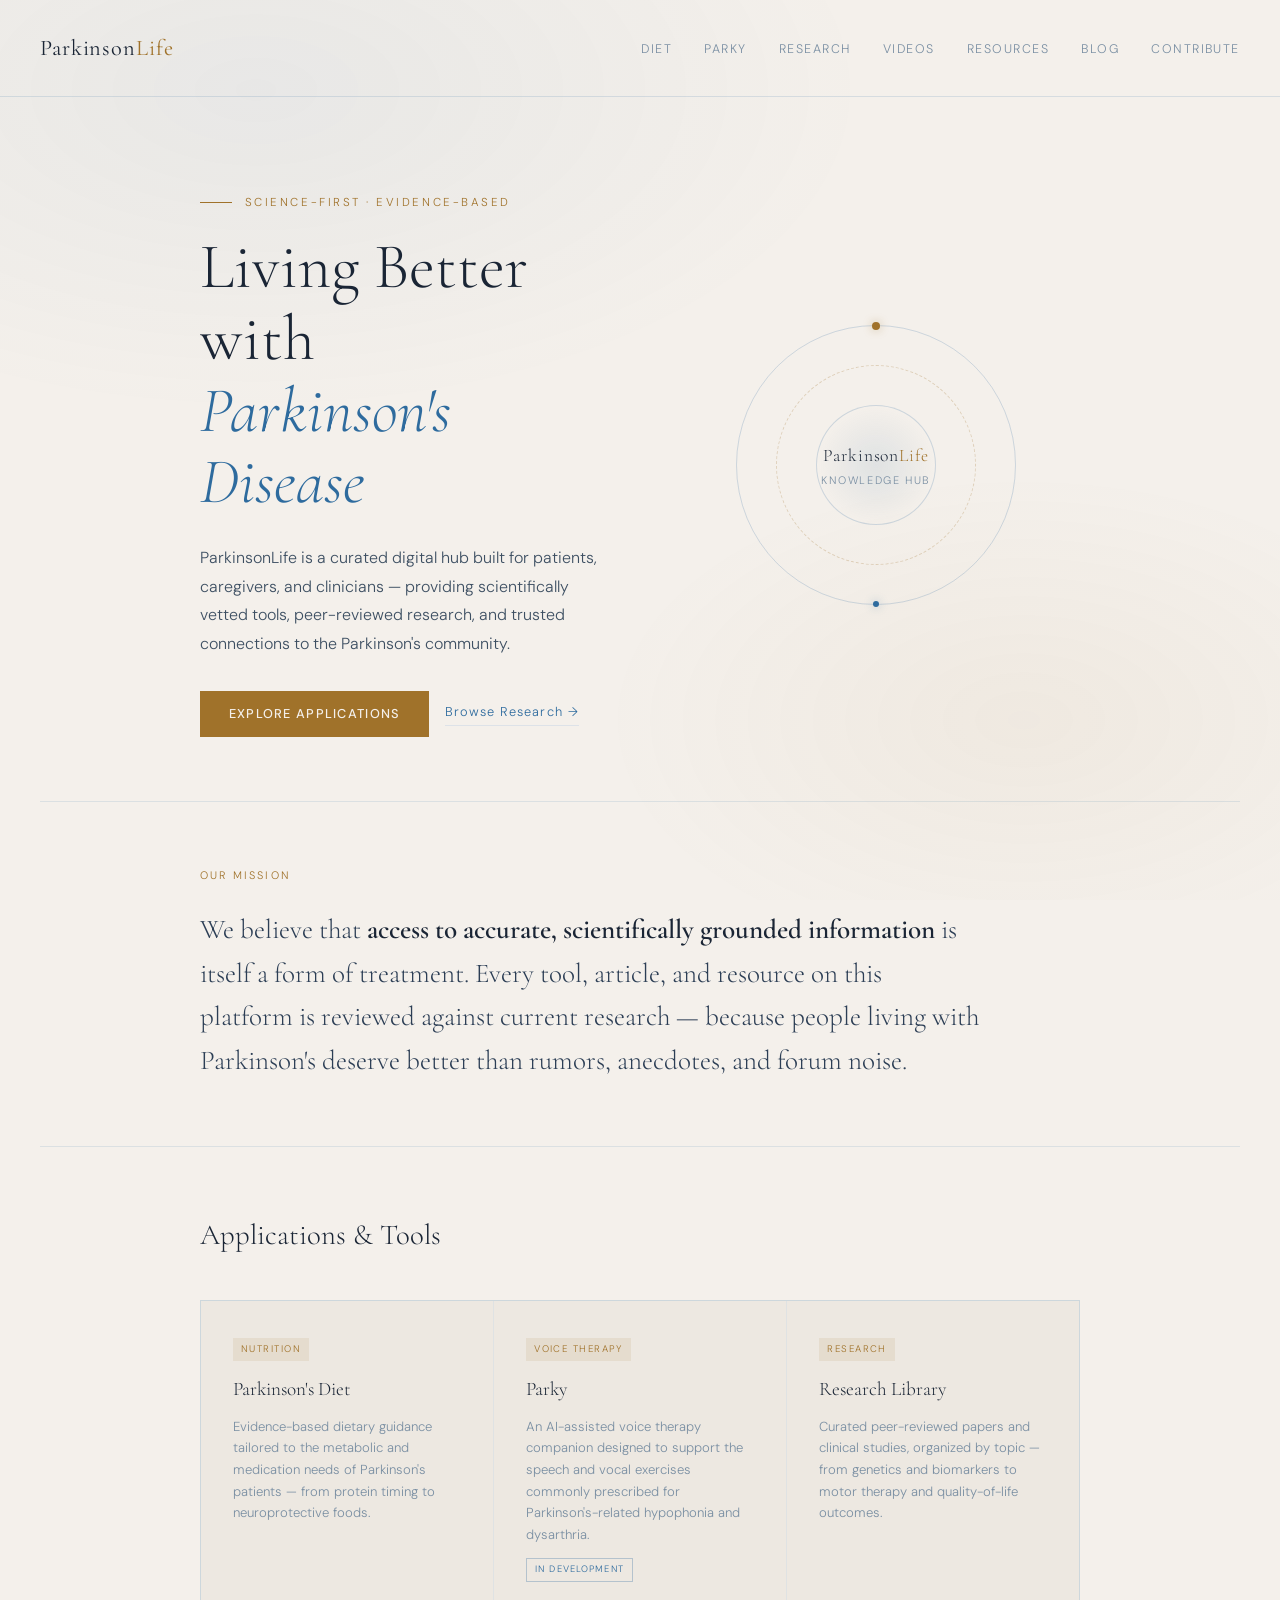
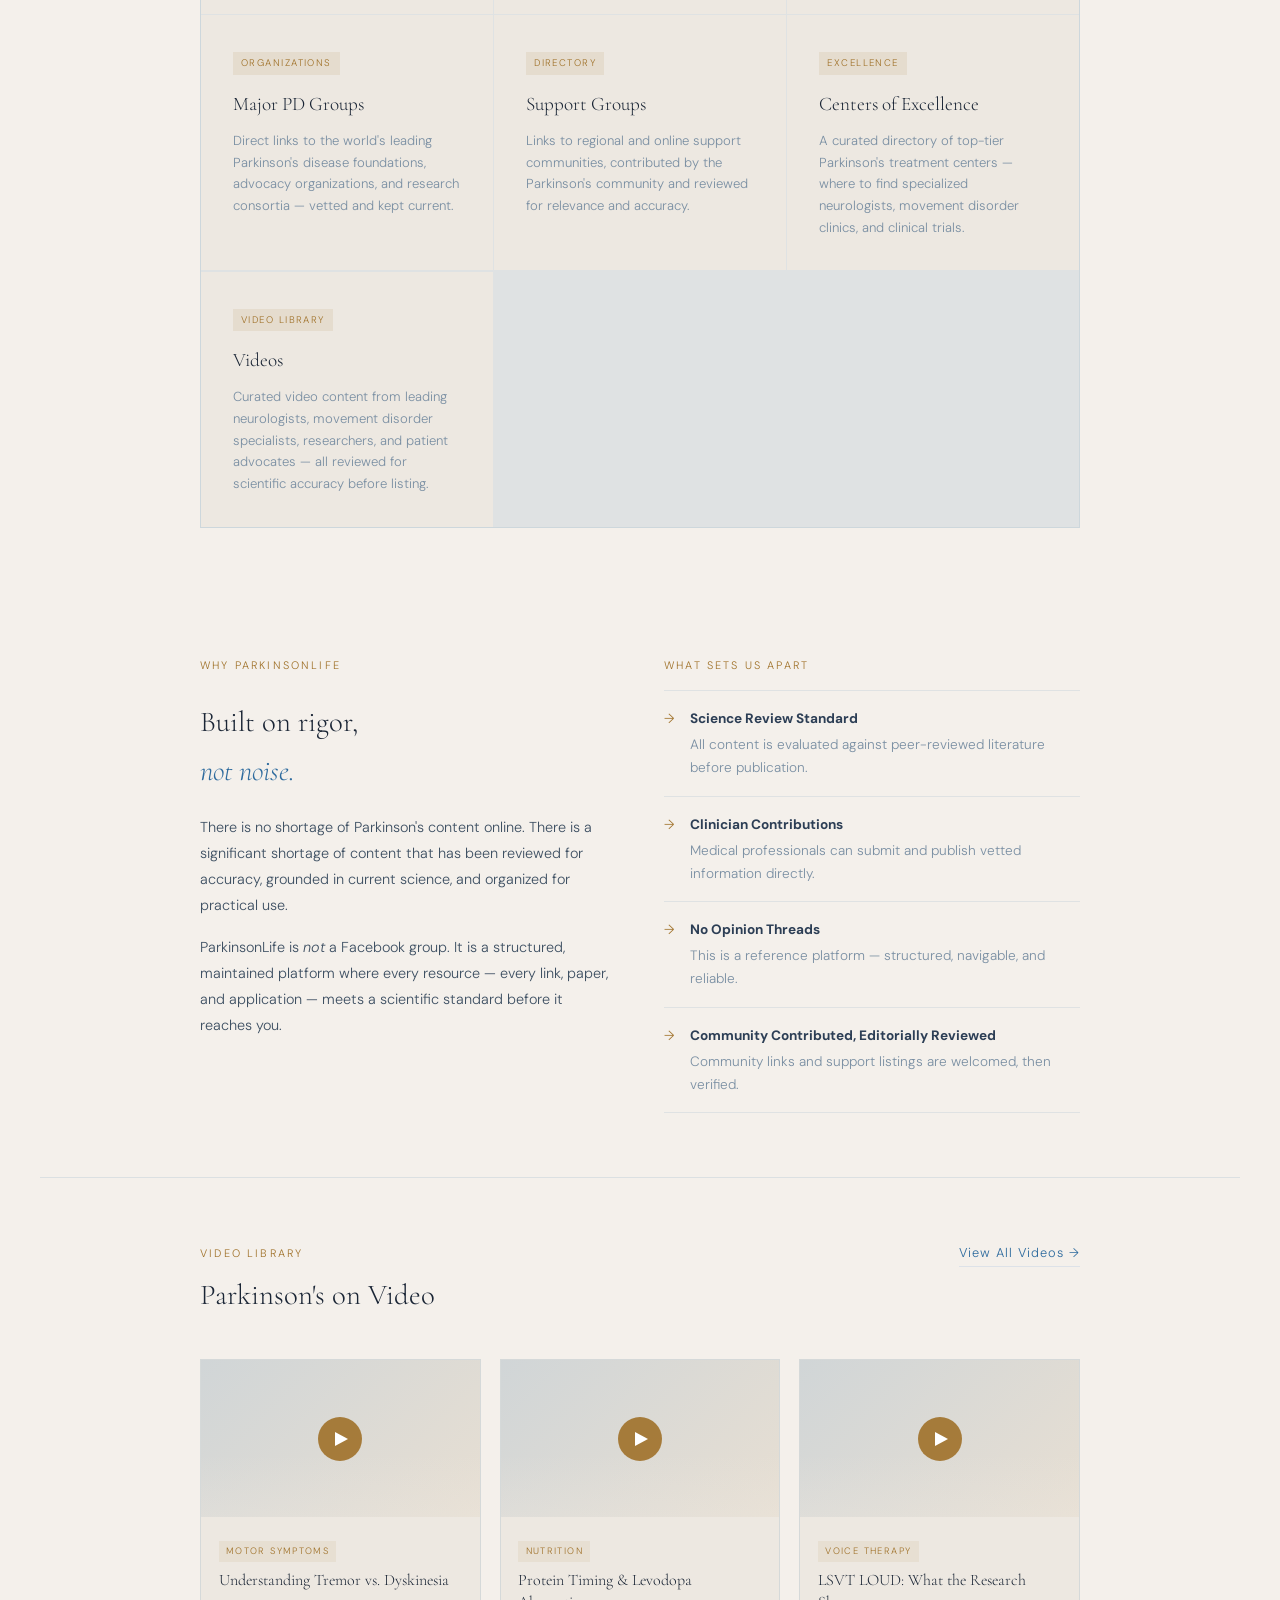
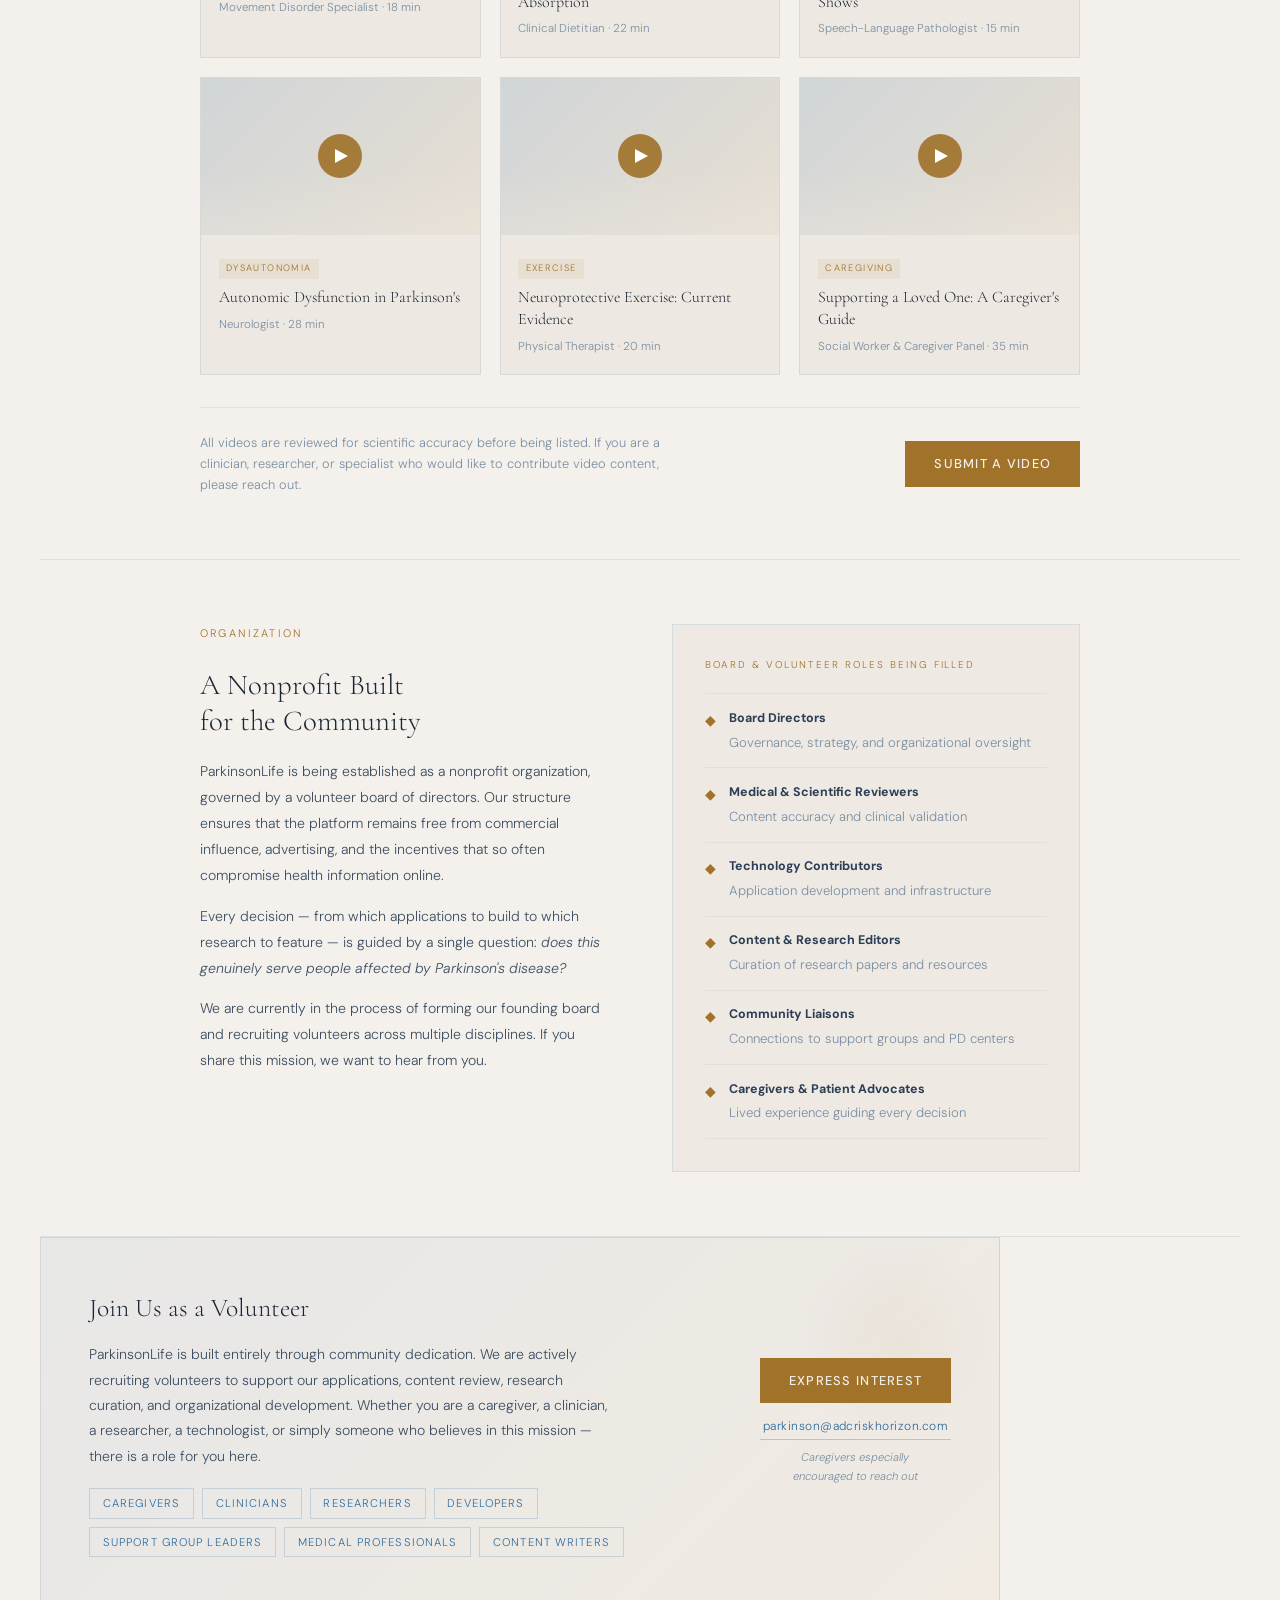
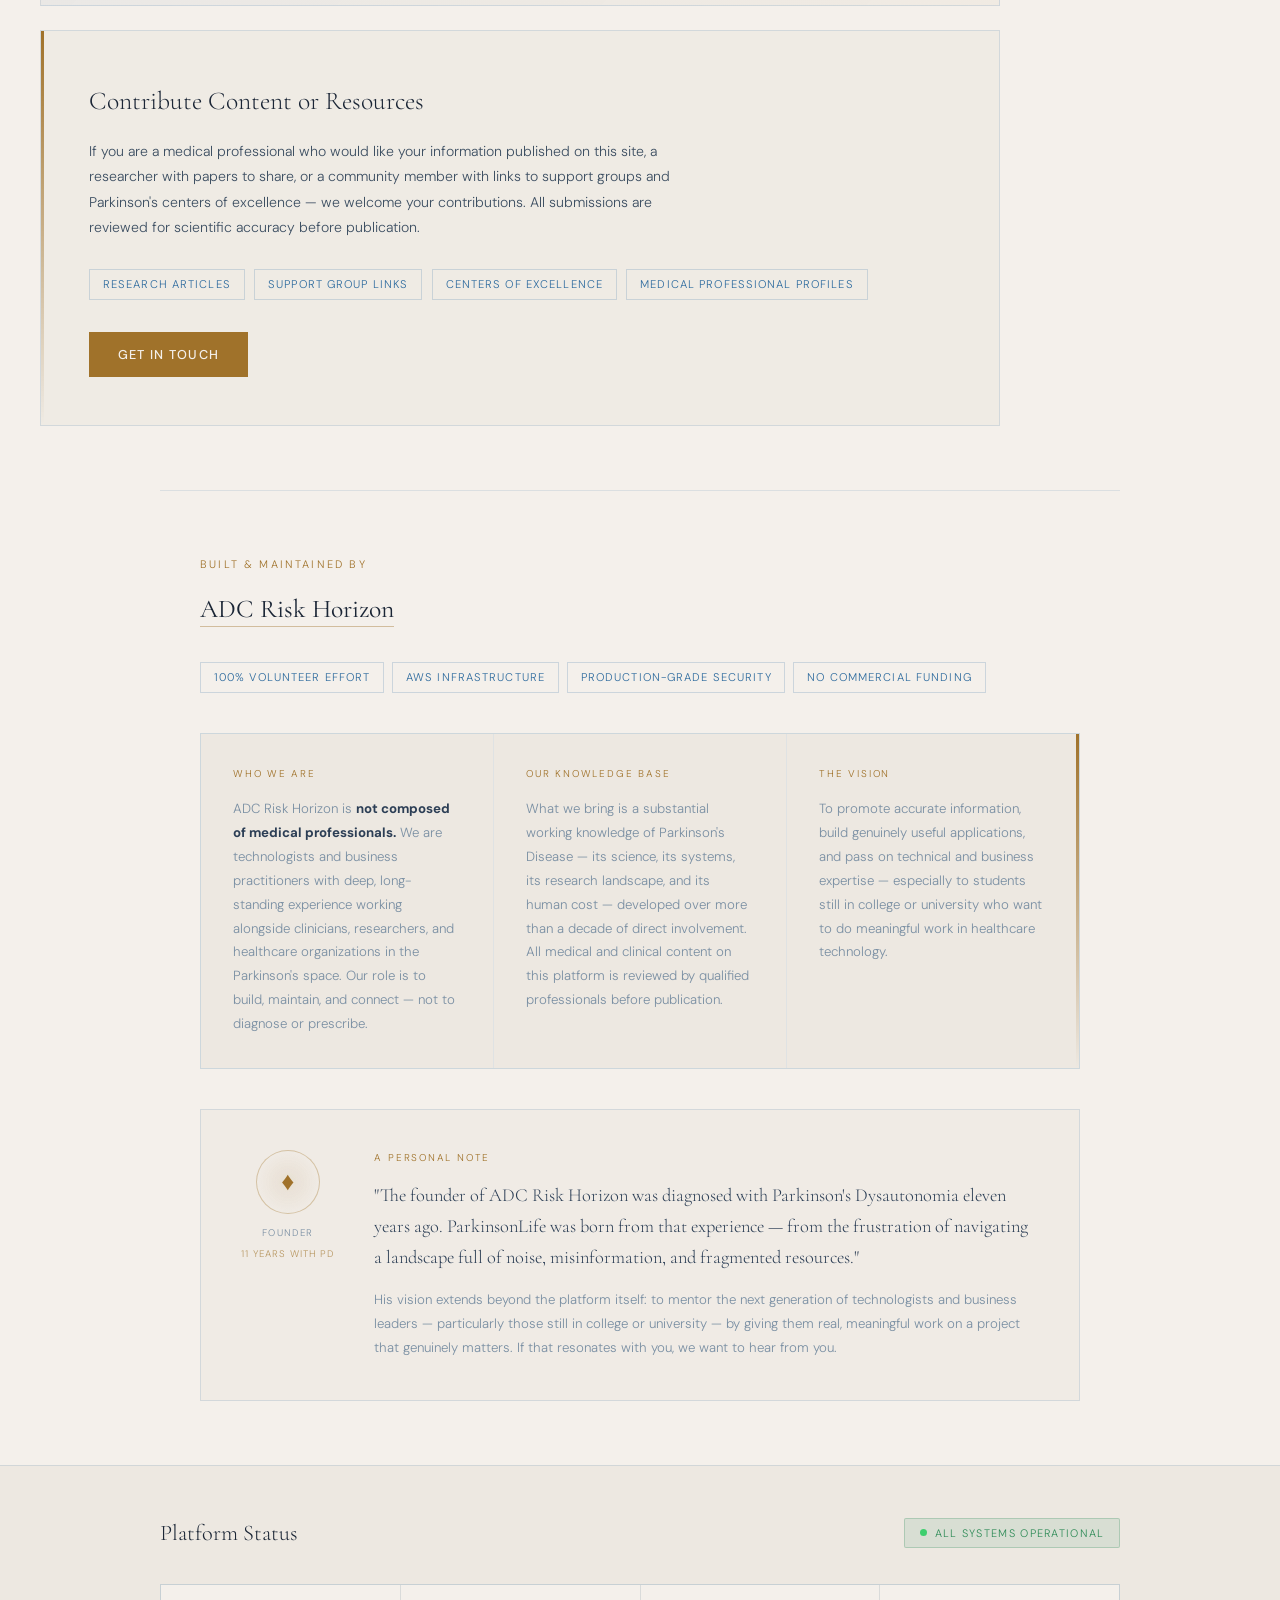
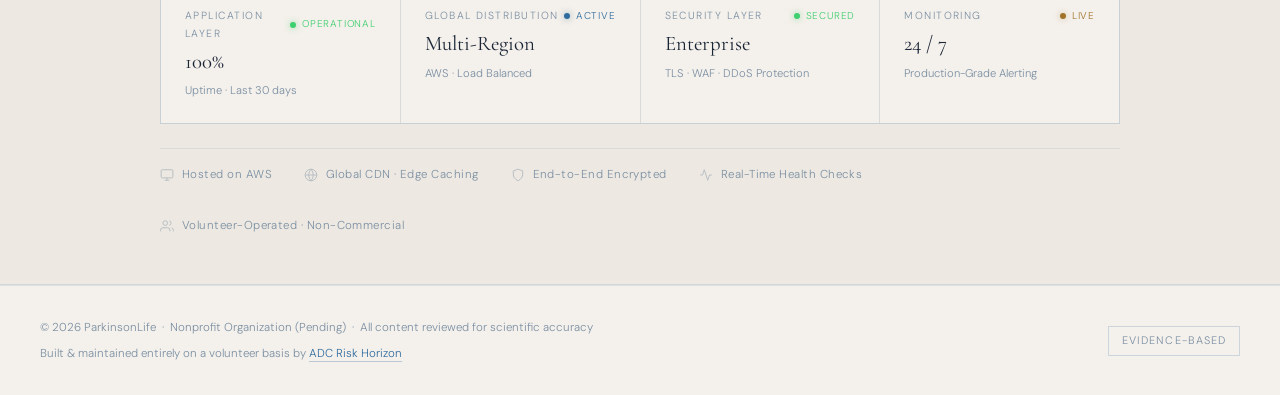
<file: index.html>
<!DOCTYPE html>
<html lang="en">
<head>
<meta charset="UTF-8">
<meta name="viewport" content="width=device-width, initial-scale=1.0">
<title>ParkinsonLife — Science-First Resource Hub</title>
<link rel="preconnect" href="https://fonts.googleapis.com">
<link href="https://fonts.googleapis.com/css2?family=Cormorant+Garamond:ital,wght@0,300;0,400;0,600;1,300;1,400&family=DM+Sans:wght@300;400;500&display=swap" rel="stylesheet">
<link rel="stylesheet" href="styles.css">
</head>
<body>

<nav>
  <a href="index.html" class="logo">Parkinson<span>Life</span></a>
  <ul class="nav-links">
    <li><a href="diet.html">Diet</a></li>
    <li><a href="parky.html">Parky</a></li>
    <li><a href="research.html">Research</a></li>
    <li><a href="videos.html">Videos</a></li>
    <li><a href="resources.html">Resources</a></li>
    <li><a href="blog.html">Blog</a></li>
    <li><a href="contribute.html">Contribute</a></li>
  </ul>
</nav>

<section class="hero container">
  <div class="hero-left">
    <div class="hero-eyebrow">Science-First · Evidence-Based</div>
    <h1>Living Better with<br><em>Parkinson's Disease</em></h1>
    <p class="hero-body">
      ParkinsonLife is a curated digital hub built for patients, caregivers, and clinicians — providing scientifically vetted tools, peer-reviewed research, and trusted connections to the Parkinson's community.
    </p>
    <div class="cta-group">
      <a href="diet.html" class="btn-primary">Explore Applications</a>
      <a href="research.html" class="btn-secondary">Browse Research →</a>
    </div>
  </div>
  <div class="hero-visual">
    <div class="circle-outer">
      <div class="orbit-dot"></div>
      <div class="orbit-dot orbit-dot-2"></div>
    </div>
    <div class="circle-inner"></div>
    <div class="circle-core"></div>
    <div class="hero-label">
      <div class="hero-label-main">Parkinson<span style="color:var(--gold)">Life</span></div>
      <div class="hero-label-sub">Knowledge Hub</div>
    </div>
  </div>
</section>

<hr class="divider">

<section class="mission container">
  <div class="section-label">Our Mission</div>
  <p class="mission-text">
    We believe that <strong>access to accurate, scientifically grounded information</strong> is itself a form of treatment. Every tool, article, and resource on this platform is reviewed against current research — because people living with Parkinson's deserve better than rumors, anecdotes, and forum noise.
  </p>
</section>

<hr class="divider">

<section class="apps-section container">
  <div class="section-header">
    <h2 class="section-title">Applications &amp; Tools</h2>
  </div>
  <div class="apps-grid">

    <a href="https://b62mpmuja4.us-east-1.awsapprunner.com/" target="_blank" rel="noopener" class="app-card">
      <div class="app-tag">Nutrition</div>
      <div class="app-name">Parkinson's Diet</div>
      <p class="app-desc">Evidence-based dietary guidance tailored to the metabolic and medication needs of Parkinson's patients — from protein timing to neuroprotective foods.</p>
    </a>

    <a href="parky.html" class="app-card">
      <div class="app-tag">Voice Therapy</div>
      <div class="app-name">Parky</div>
      <p class="app-desc">An AI-assisted voice therapy companion designed to support the speech and vocal exercises commonly prescribed for Parkinson's-related hypophonia and dysarthria.</p>
      <span class="badge-dev">In Development</span>
    </a>

    <a href="research.html" class="app-card">
      <div class="app-tag">Research</div>
      <div class="app-name">Research Library</div>
      <p class="app-desc">Curated peer-reviewed papers and clinical studies, organized by topic — from genetics and biomarkers to motor therapy and quality-of-life outcomes.</p>
    </a>

    <a href="resources.html" class="app-card">
      <div class="app-tag">Organizations</div>
      <div class="app-name">Major PD Groups</div>
      <p class="app-desc">Direct links to the world's leading Parkinson's disease foundations, advocacy organizations, and research consortia — vetted and kept current.</p>
    </a>

    <a href="resources.html" class="app-card">
      <div class="app-tag">Directory</div>
      <div class="app-name">Support Groups</div>
      <p class="app-desc">Links to regional and online support communities, contributed by the Parkinson's community and reviewed for relevance and accuracy.</p>
    </a>

    <a href="resources.html" class="app-card">
      <div class="app-tag">Excellence</div>
      <div class="app-name">Centers of Excellence</div>
      <p class="app-desc">A curated directory of top-tier Parkinson's treatment centers — where to find specialized neurologists, movement disorder clinics, and clinical trials.</p>
    </a>

    <a href="videos.html" class="app-card">
      <div class="app-tag">Video Library</div>
      <div class="app-name">Videos</div>
      <p class="app-desc">Curated video content from leading neurologists, movement disorder specialists, researchers, and patient advocates — all reviewed for scientific accuracy before listing.</p>
    </a>

  </div>
</section>

<section class="pillars container">
  <div class="pillar-text">
    <div class="section-label">Why ParkinsonLife</div>
    <h2 class="section-title" style="margin-bottom:1.2rem;">Built on rigor,<br><em style="font-style:italic; color:var(--sky);">not noise.</em></h2>
    <p>There is no shortage of Parkinson's content online. There is a significant shortage of content that has been reviewed for accuracy, grounded in current science, and organized for practical use.</p>
    <p>ParkinsonLife is <em>not</em> a Facebook group. It is a structured, maintained platform where every resource — every link, paper, and application — meets a scientific standard before it reaches you.</p>
  </div>
  <div>
    <div class="section-label" style="margin-bottom:1rem;">What sets us apart</div>
    <ul class="pillar-list">
      <li>
        <div>
          <strong>Science Review Standard</strong>
          All content is evaluated against peer-reviewed literature before publication.
        </div>
      </li>
      <li>
        <div>
          <strong>Clinician Contributions</strong>
          Medical professionals can submit and publish vetted information directly.
        </div>
      </li>
      <li>
        <div>
          <strong>No Opinion Threads</strong>
          This is a reference platform — structured, navigable, and reliable.
        </div>
      </li>
      <li>
        <div>
          <strong>Community Contributed, Editorially Reviewed</strong>
          Community links and support listings are welcomed, then verified.
        </div>
      </li>
    </ul>
  </div>
</section>

<hr class="divider">

<section class="video-section container">
  <div class="section-header">
    <div>
      <div class="section-label" style="margin-bottom:0.5rem;">Video Library</div>
      <h2 class="section-title">Parkinson's on Video</h2>
    </div>
    <a href="videos.html" class="btn-secondary" style="white-space:nowrap;">View All Videos →</a>
  </div>

  <div class="video-grid">
    <div class="video-card">
      <div class="video-thumb"><div class="play-btn"></div></div>
      <div class="video-info">
        <span class="video-category">Motor Symptoms</span>
        <div class="video-title">Understanding Tremor vs. Dyskinesia</div>
        <div class="video-meta">Movement Disorder Specialist · 18 min</div>
      </div>
    </div>
    <div class="video-card">
      <div class="video-thumb"><div class="play-btn"></div></div>
      <div class="video-info">
        <span class="video-category">Nutrition</span>
        <div class="video-title">Protein Timing &amp; Levodopa Absorption</div>
        <div class="video-meta">Clinical Dietitian · 22 min</div>
      </div>
    </div>
    <div class="video-card">
      <div class="video-thumb"><div class="play-btn"></div></div>
      <div class="video-info">
        <span class="video-category">Voice Therapy</span>
        <div class="video-title">LSVT LOUD: What the Research Shows</div>
        <div class="video-meta">Speech-Language Pathologist · 15 min</div>
      </div>
    </div>
    <div class="video-card">
      <div class="video-thumb"><div class="play-btn"></div></div>
      <div class="video-info">
        <span class="video-category">Dysautonomia</span>
        <div class="video-title">Autonomic Dysfunction in Parkinson's</div>
        <div class="video-meta">Neurologist · 28 min</div>
      </div>
    </div>
    <div class="video-card">
      <div class="video-thumb"><div class="play-btn"></div></div>
      <div class="video-info">
        <span class="video-category">Exercise</span>
        <div class="video-title">Neuroprotective Exercise: Current Evidence</div>
        <div class="video-meta">Physical Therapist · 20 min</div>
      </div>
    </div>
    <div class="video-card">
      <div class="video-thumb"><div class="play-btn"></div></div>
      <div class="video-info">
        <span class="video-category">Caregiving</span>
        <div class="video-title">Supporting a Loved One: A Caregiver's Guide</div>
        <div class="video-meta">Social Worker &amp; Caregiver Panel · 35 min</div>
      </div>
    </div>
  </div>

  <div class="video-cta-row">
    <p class="video-cta-note">All videos are reviewed for scientific accuracy before being listed. If you are a clinician, researcher, or specialist who would like to contribute video content, please reach out.</p>
    <a href="mailto:parkinson@adcriskhorizon.com" class="btn-primary">Submit a Video</a>
  </div>
</section>

<hr class="divider">

<section class="nonprofit container">
  <div class="nonprofit-left">
    <div class="section-label">Organization</div>
    <h2>A Nonprofit Built<br>for the Community</h2>
    <p>ParkinsonLife is being established as a nonprofit organization, governed by a volunteer board of directors. Our structure ensures that the platform remains free from commercial influence, advertising, and the incentives that so often compromise health information online.</p>
    <p>Every decision — from which applications to build to which research to feature — is guided by a single question: <em>does this genuinely serve people affected by Parkinson's disease?</em></p>
    <p>We are currently in the process of forming our founding board and recruiting volunteers across multiple disciplines. If you share this mission, we want to hear from you.</p>
  </div>
  <div>
    <div class="board-block">
      <div class="board-block-label">Board &amp; Volunteer Roles Being Filled</div>
      <ul class="board-roles">
        <li><span class="role-icon">◆</span><div><strong>Board Directors</strong>Governance, strategy, and organizational oversight</div></li>
        <li><span class="role-icon">◆</span><div><strong>Medical &amp; Scientific Reviewers</strong>Content accuracy and clinical validation</div></li>
        <li><span class="role-icon">◆</span><div><strong>Technology Contributors</strong>Application development and infrastructure</div></li>
        <li><span class="role-icon">◆</span><div><strong>Content &amp; Research Editors</strong>Curation of research papers and resources</div></li>
        <li><span class="role-icon">◆</span><div><strong>Community Liaisons</strong>Connections to support groups and PD centers</div></li>
        <li><span class="role-icon">◆</span><div><strong>Caregivers &amp; Patient Advocates</strong>Lived experience guiding every decision</div></li>
      </ul>
    </div>
  </div>
</section>

<hr class="divider">

<div class="volunteer container">
  <div class="volunteer-inner">
    <div>
      <h2 class="volunteer-title">Join Us as a Volunteer</h2>
      <p class="volunteer-body">ParkinsonLife is built entirely through community dedication. We are actively recruiting volunteers to support our applications, content review, research curation, and organizational development. Whether you are a caregiver, a clinician, a researcher, a technologist, or simply someone who believes in this mission — there is a role for you here.</p>
      <div class="volunteer-tags">
        <span class="tag">Caregivers</span>
        <span class="tag">Clinicians</span>
        <span class="tag">Researchers</span>
        <span class="tag">Developers</span>
        <span class="tag">Support Group Leaders</span>
        <span class="tag">Medical Professionals</span>
        <span class="tag">Content Writers</span>
      </div>
    </div>
    <div class="volunteer-cta">
      <a href="mailto:parkinson@adcriskhorizon.com" class="btn-primary">Express Interest</a>
      <a href="mailto:parkinson@adcriskhorizon.com" class="email-link">parkinson@adcriskhorizon.com</a>
      <p class="caregiver-note">Caregivers especially<br>encouraged to reach out</p>
    </div>
  </div>
</div>

<div class="contribute container">
  <h2 class="contribute-title">Contribute Content or Resources</h2>
  <p class="contribute-body">If you are a medical professional who would like your information published on this site, a researcher with papers to share, or a community member with links to support groups and Parkinson's centers of excellence — we welcome your contributions. All submissions are reviewed for scientific accuracy before publication.</p>
  <div class="contribute-items">
    <span class="tag">Research Articles</span>
    <span class="tag">Support Group Links</span>
    <span class="tag">Centers of Excellence</span>
    <span class="tag">Medical Professional Profiles</span>
  </div>
  <a href="contribute.html" class="btn-primary">Get in Touch</a>
</div>

<div class="adc-section">
  <div class="adc-header-row">
    <div>
      <div class="section-label" style="margin-bottom:0.8rem;">Built &amp; Maintained By</div>
      <div class="adc-org-name"><a href="https://www.adcriskhorizon.com" target="_blank">ADC Risk Horizon</a></div>
    </div>
    <div class="adc-tags-row">
      <span class="tag">100% Volunteer Effort</span>
      <span class="tag">AWS Infrastructure</span>
      <span class="tag">Production-Grade Security</span>
      <span class="tag">No Commercial Funding</span>
    </div>
  </div>

  <div class="adc-grid">
    <div class="adc-card">
      <div class="adc-card-label">Who We Are</div>
      <p>ADC Risk Horizon is <strong style="color:var(--mist);">not composed of medical professionals.</strong> We are technologists and business practitioners with deep, long-standing experience working alongside clinicians, researchers, and healthcare organizations in the Parkinson's space. Our role is to build, maintain, and connect — not to diagnose or prescribe.</p>
    </div>
    <div class="adc-card">
      <div class="adc-card-label">Our Knowledge Base</div>
      <p>What we bring is a substantial working knowledge of Parkinson's Disease — its science, its systems, its research landscape, and its human cost — developed over more than a decade of direct involvement. All medical and clinical content on this platform is reviewed by qualified professionals before publication.</p>
    </div>
    <div class="adc-card adc-card-accent">
      <div class="adc-card-label">The Vision</div>
      <p>To promote accurate information, build genuinely useful applications, and pass on technical and business expertise — especially to students still in college or university who want to do meaningful work in healthcare technology.</p>
    </div>
  </div>

  <div class="founder-block">
    <div class="founder-avatar-wrap">
      <div class="founder-avatar"><span>♦</span></div>
      <div class="founder-role">Founder</div>
      <div class="founder-years">11 Years with PD</div>
    </div>
    <div>
      <div class="founder-note-label">A Personal Note</div>
      <p class="founder-quote">"The founder of ADC Risk Horizon was diagnosed with Parkinson's Dysautonomia eleven years ago. ParkinsonLife was born from that experience — from the frustration of navigating a landscape full of noise, misinformation, and fragmented resources."</p>
      <p class="founder-body">His vision extends beyond the platform itself: to mentor the next generation of technologists and business leaders — particularly those still in college or university — by giving them real, meaningful work on a project that genuinely matters. If that resonates with you, we want to hear from you.</p>
    </div>
  </div>
</div>

<div class="platform-status">
  <div class="platform-status-inner">
    <div class="platform-status-header">
      <div class="platform-status-title">Platform Status</div>
      <span class="overall-status-pill"><span class="pulse"></span>All Systems Operational</span>
    </div>
    <div class="status-grid">
      <div class="status-card">
        <div class="status-card-top">
          <span class="status-card-label">Application Layer</span>
          <span class="status-indicator green"><span class="status-dot green"></span>Operational</span>
        </div>
        <div class="status-card-value">100%</div>
        <div class="status-card-sub">Uptime · Last 30 days</div>
      </div>
      <div class="status-card">
        <div class="status-card-top">
          <span class="status-card-label">Global Distribution</span>
          <span class="status-indicator blue"><span class="status-dot blue"></span>Active</span>
        </div>
        <div class="status-card-value">Multi-Region</div>
        <div class="status-card-sub">AWS · Load Balanced</div>
      </div>
      <div class="status-card">
        <div class="status-card-top">
          <span class="status-card-label">Security Layer</span>
          <span class="status-indicator green"><span class="status-dot green"></span>Secured</span>
        </div>
        <div class="status-card-value">Enterprise</div>
        <div class="status-card-sub">TLS · WAF · DDoS Protection</div>
      </div>
      <div class="status-card">
        <div class="status-card-top">
          <span class="status-card-label">Monitoring</span>
          <span class="status-indicator gold"><span class="status-dot gold"></span>Live</span>
        </div>
        <div class="status-card-value">24 / 7</div>
        <div class="status-card-sub">Production-Grade Alerting</div>
      </div>
    </div>
    <div class="status-infra-row">
      <span class="status-infra-item">
        <svg width="14" height="14" viewBox="0 0 24 24" fill="none" stroke="currentColor" stroke-width="1.5"><rect x="2" y="3" width="20" height="14" rx="2"/><path d="M8 21h8M12 17v4"/></svg>
        Hosted on AWS
      </span>
      <span class="status-infra-item">
        <svg width="14" height="14" viewBox="0 0 24 24" fill="none" stroke="currentColor" stroke-width="1.5"><circle cx="12" cy="12" r="10"/><path d="M2 12h20M12 2a15.3 15.3 0 0 1 4 10 15.3 15.3 0 0 1-4 10 15.3 15.3 0 0 1-4-10 15.3 15.3 0 0 1 4-10z"/></svg>
        Global CDN · Edge Caching
      </span>
      <span class="status-infra-item">
        <svg width="14" height="14" viewBox="0 0 24 24" fill="none" stroke="currentColor" stroke-width="1.5"><path d="M12 22s8-4 8-10V5l-8-3-8 3v7c0 6 8 10 8 10z"/></svg>
        End-to-End Encrypted
      </span>
      <span class="status-infra-item">
        <svg width="14" height="14" viewBox="0 0 24 24" fill="none" stroke="currentColor" stroke-width="1.5"><polyline points="22 12 18 12 15 21 9 3 6 12 2 12"/></svg>
        Real-Time Health Checks
      </span>
      <span class="status-infra-item">
        <svg width="14" height="14" viewBox="0 0 24 24" fill="none" stroke="currentColor" stroke-width="1.5"><path d="M17 21v-2a4 4 0 0 0-4-4H5a4 4 0 0 0-4 4v2"/><circle cx="9" cy="7" r="4"/><path d="M23 21v-2a4 4 0 0 0-3-3.87M16 3.13a4 4 0 0 1 0 7.75"/></svg>
        Volunteer-Operated · Non-Commercial
      </span>
    </div>
  </div>
</div>

<footer>
  <div class="footer-col">
    <span class="footer-note">© 2026 ParkinsonLife &nbsp;·&nbsp; Nonprofit Organization (Pending) &nbsp;·&nbsp; All content reviewed for scientific accuracy</span>
    <span class="footer-note">Built &amp; maintained entirely on a volunteer basis by <a href="https://www.adcriskhorizon.com" target="_blank">ADC Risk Horizon</a></span>
  </div>
  <span class="footer-badge">Evidence-Based</span>
</footer>

</body>
</html>
</file>
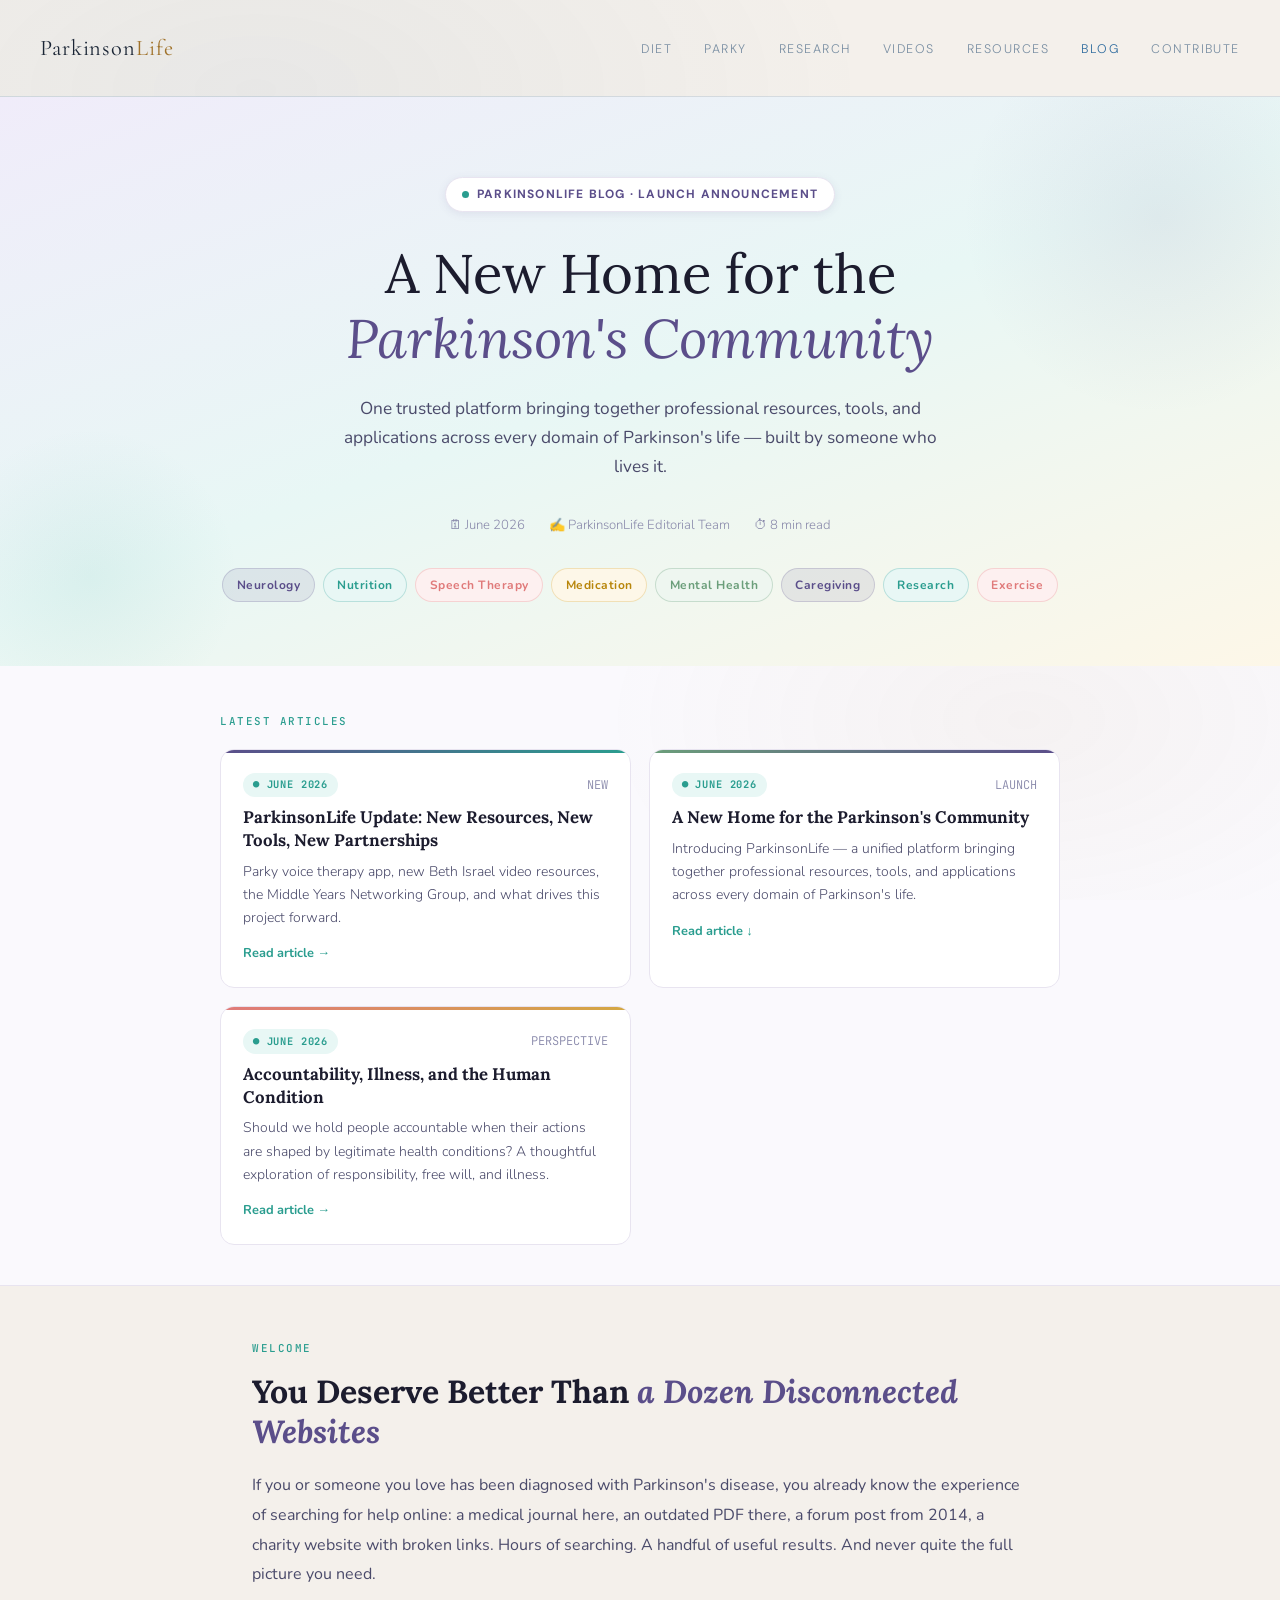
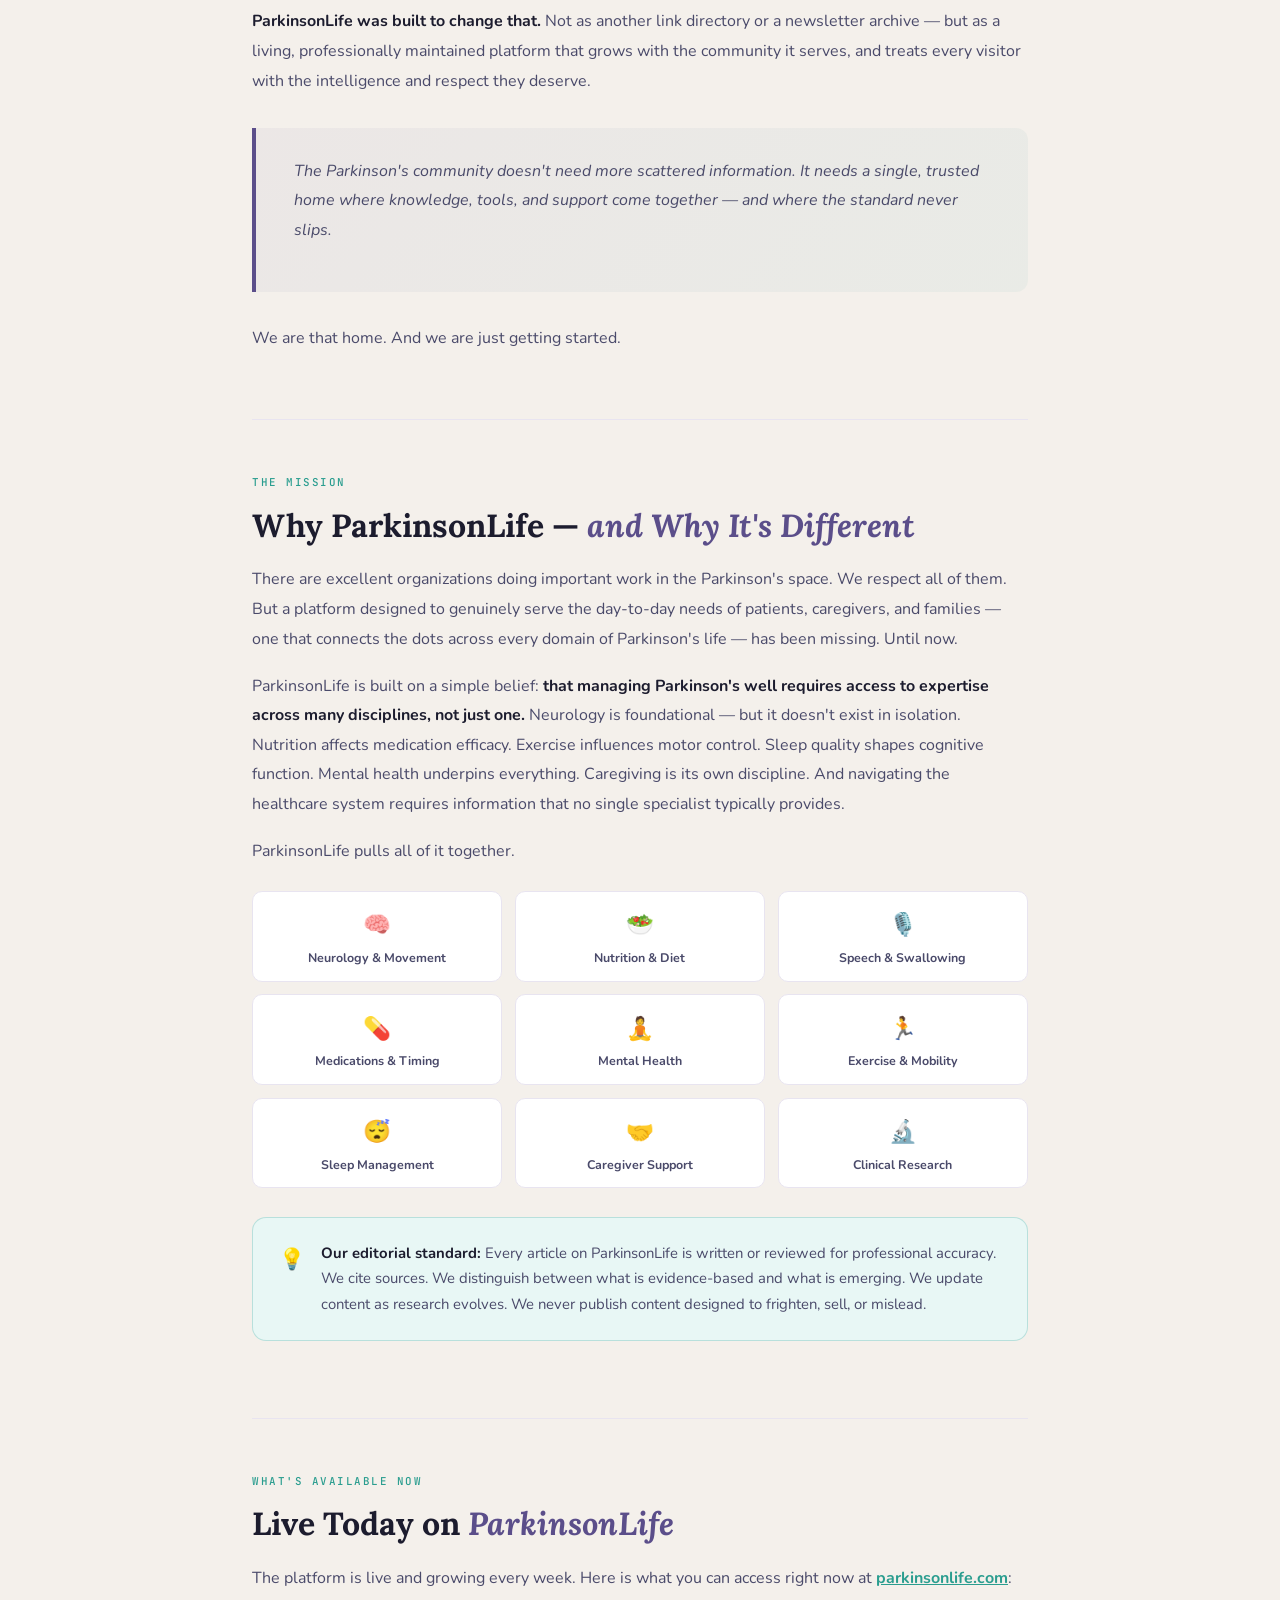
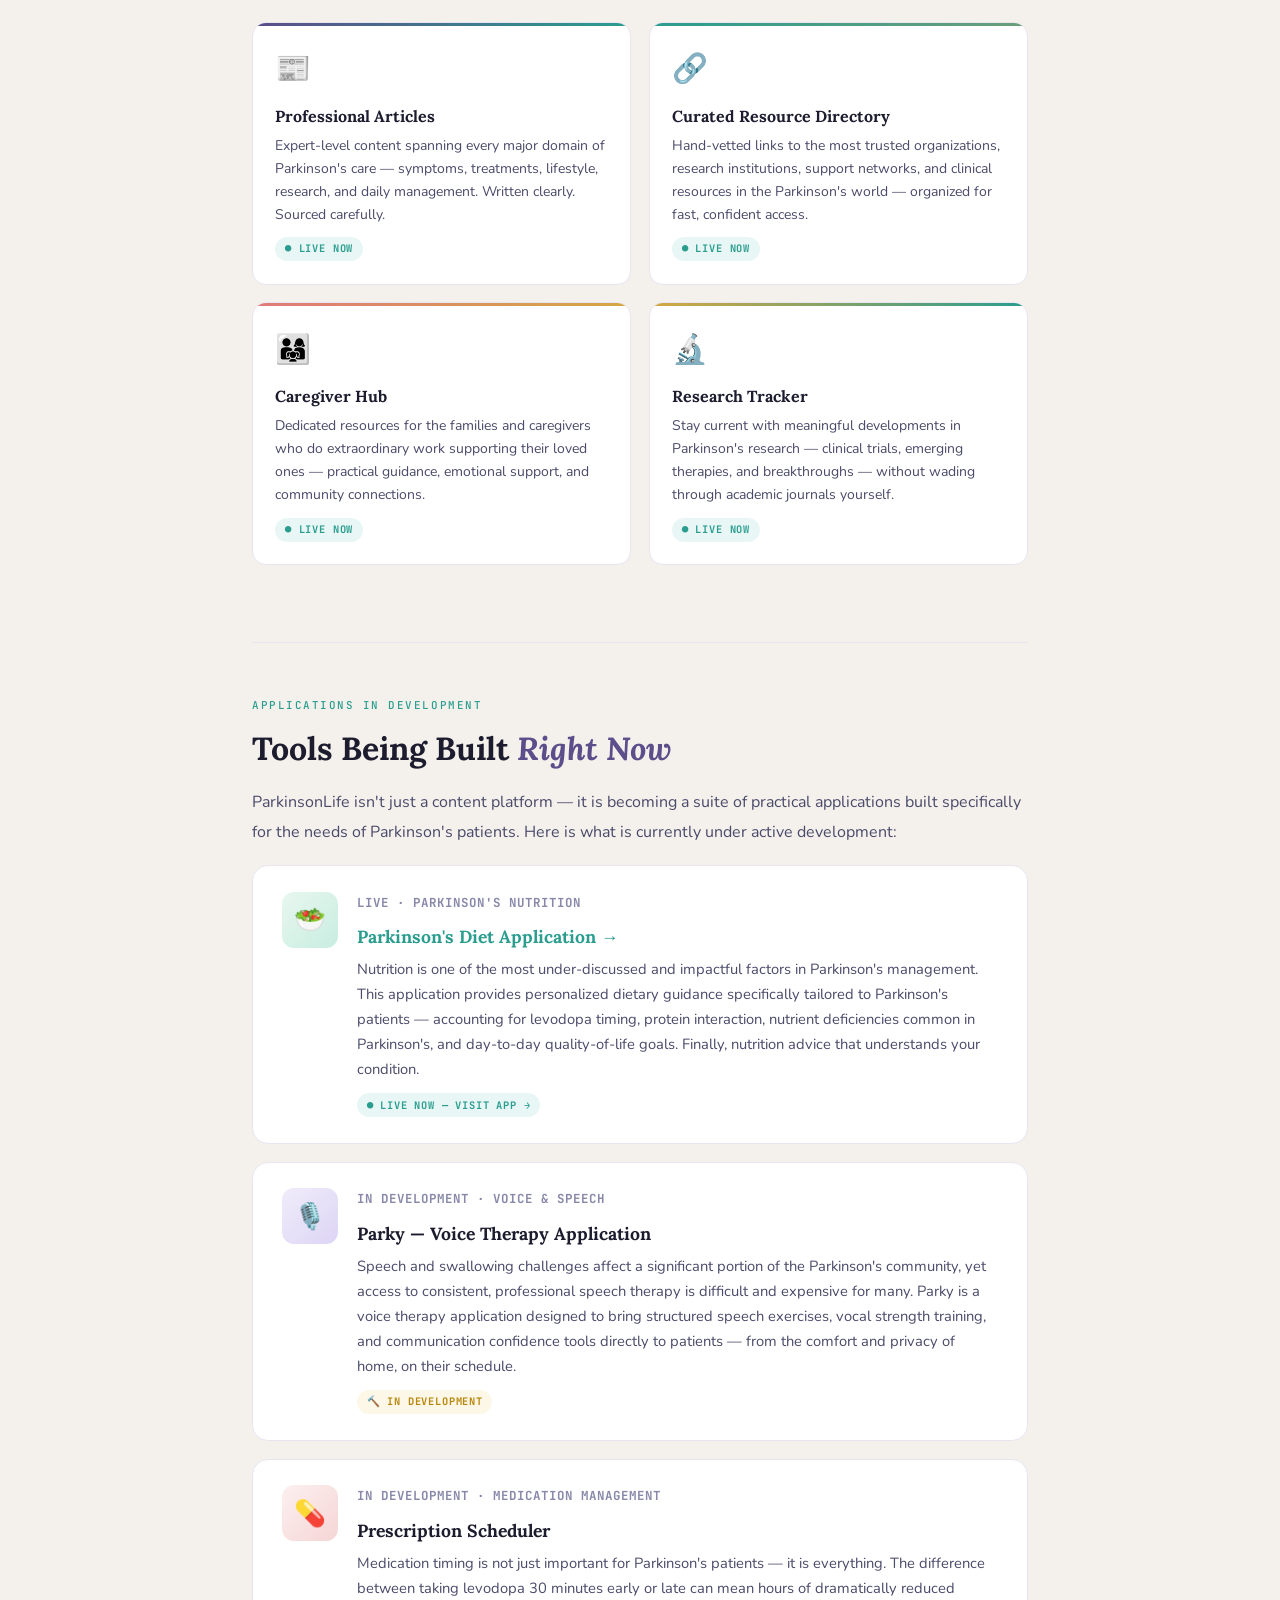
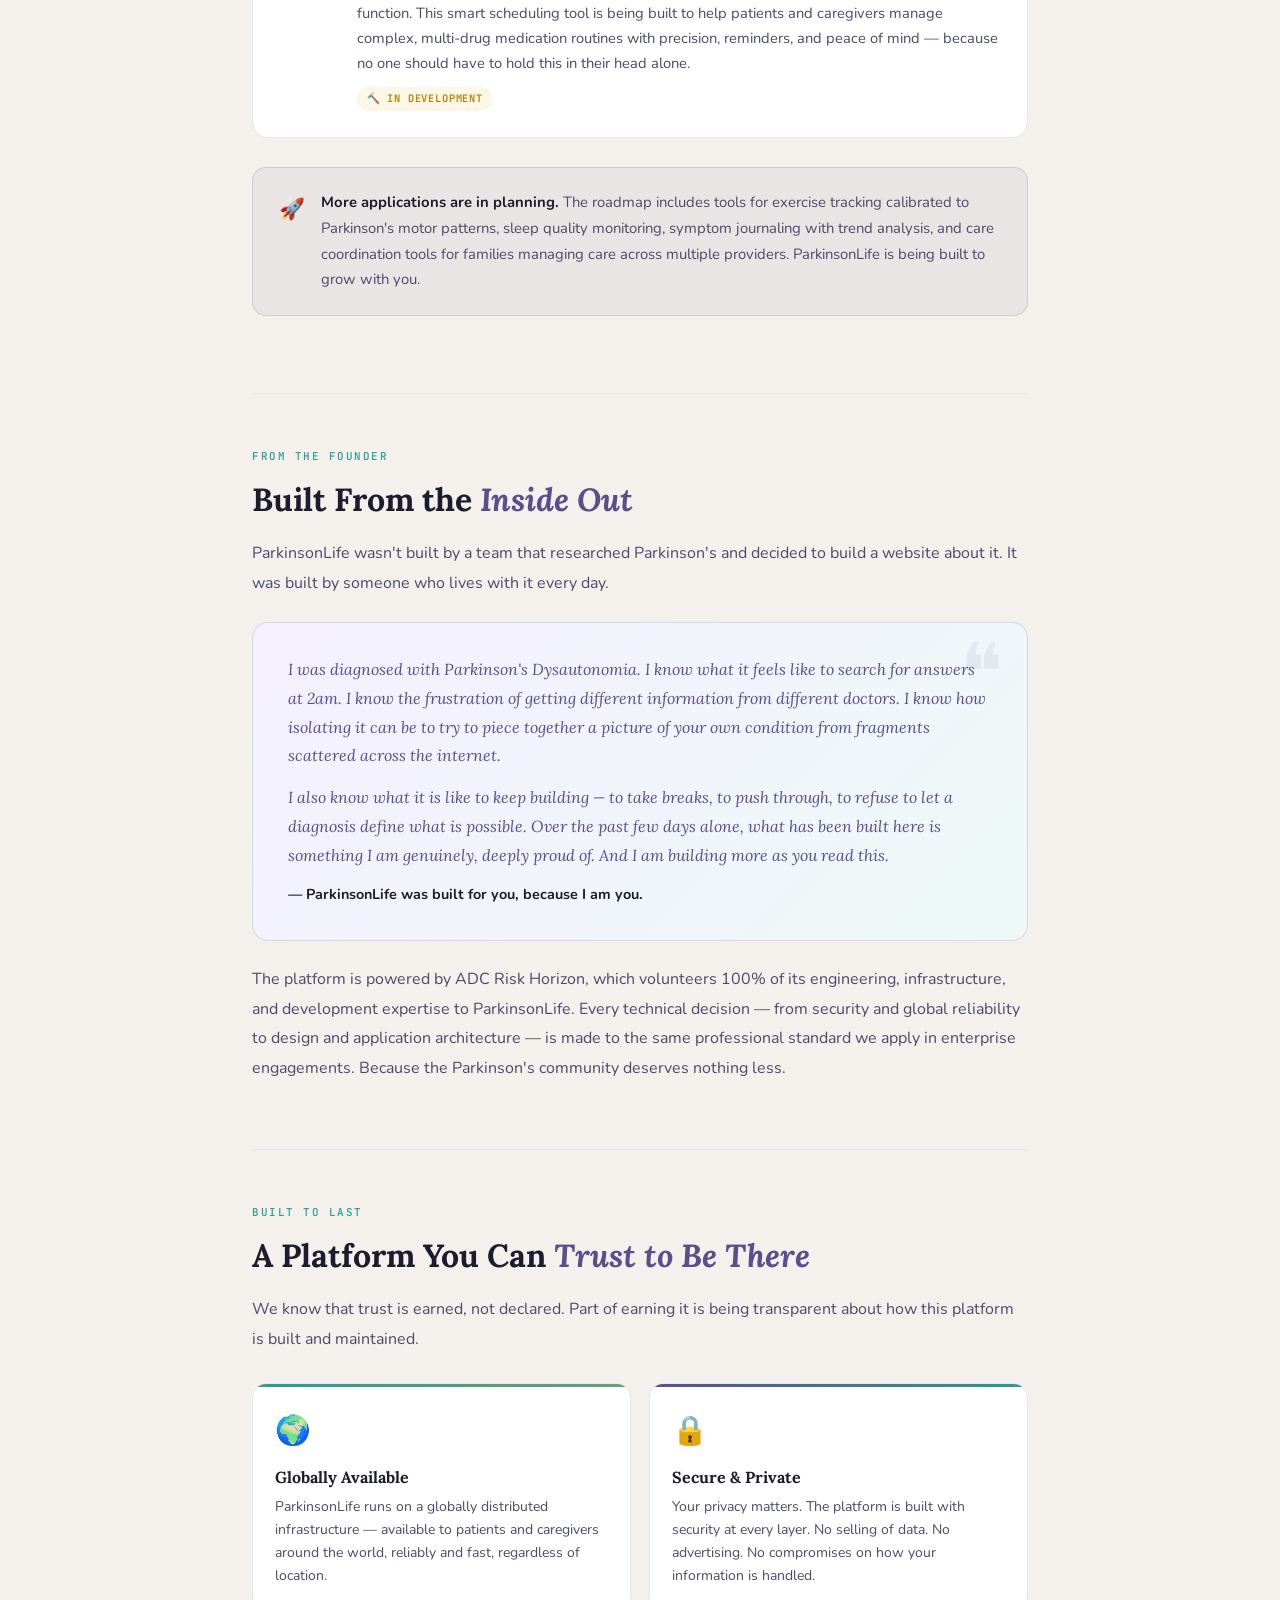
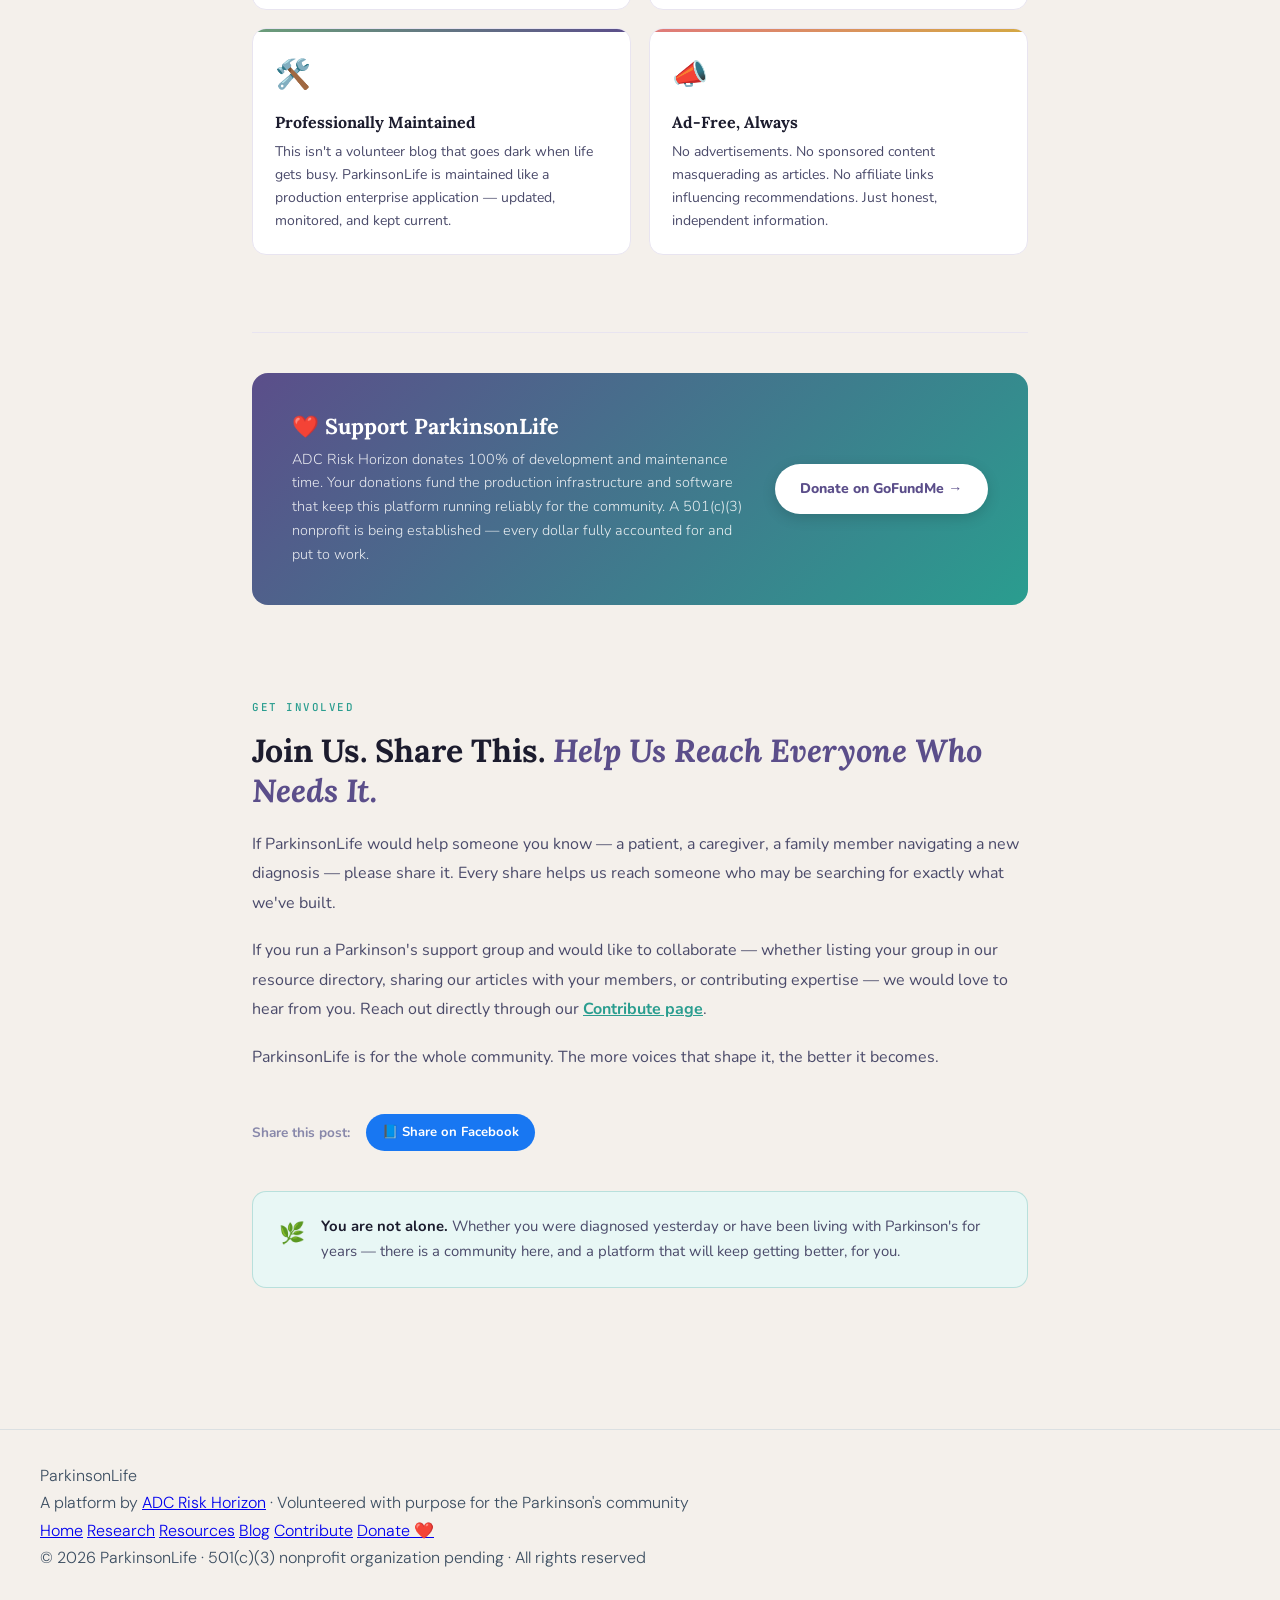
<file: blog.html>
<!DOCTYPE html>
<html lang="en">
<head>
<meta charset="UTF-8">
<meta name="viewport" content="width=device-width, initial-scale=1.0">
<title>Welcome to ParkinsonLife — A New Home for the Parkinson's Community</title>
<meta name="description" content="ParkinsonLife is a professionally built platform unifying expert resources, tools, and applications for Parkinson's patients, caregivers, and families.">
<link rel="preconnect" href="https://fonts.googleapis.com">
<link href="https://fonts.googleapis.com/css2?family=Cormorant+Garamond:ital,wght@0,300;0,400;0,600;1,300;1,400&family=DM+Sans:wght@300;400;500&family=Lora:ital,wght@0,400;0,600;0,700;1,400;1,600&family=Nunito:wght@300;400;600;700;800&family=JetBrains+Mono:wght@400&display=swap" rel="stylesheet">
<link rel="stylesheet" href="styles.css">
<style>
  /* Blog-specific variables */
  :root {
    --lavender: #7b6fa0;
    --violet:   #5b4e8a;
    --teal:     #2a9d8f;
    --teal-lt:  #e8f7f5;
    --rose:     #e07a7a;
    --rose-lt:  #fdf0f0;
    --gold-lt:  #fdf7e8;
    --sage:     #6b9e7a;
    --sage-lt:  #eef6f0;
    --ink:      #1c1c2e;
    --soft:     #4a4a6a;
    --muted:    #8888aa;
    --border-b: #e8e4f0;
    --lora:     'Lora', serif;
    --nunito:   'Nunito', sans-serif;
    --mono:     'JetBrains Mono', monospace;
  }

  /* ── BLOG HERO ── */
  .blog-hero {
    background: linear-gradient(160deg, #f0ecfa 0%, #e8f7f5 50%, #fdf7e8 100%);
    padding: 5rem 2rem 4rem;
    position: relative;
    overflow: hidden;
    text-align: center;
  }

  .blog-hero::before {
    content: '';
    position: absolute;
    top: -80px; right: -80px;
    width: 400px; height: 400px;
    border-radius: 50%;
    background: radial-gradient(circle, rgba(91,78,138,0.08), transparent 70%);
    pointer-events: none;
  }

  .blog-hero::after {
    content: '';
    position: absolute;
    bottom: -60px; left: -60px;
    width: 300px; height: 300px;
    border-radius: 50%;
    background: radial-gradient(circle, rgba(42,157,143,0.08), transparent 70%);
    pointer-events: none;
  }

  .blog-eyebrow {
    display: inline-flex;
    align-items: center;
    gap: 0.5rem;
    background: white;
    border: 1.5px solid var(--border-b);
    border-radius: 100px;
    padding: 0.4rem 1rem;
    font-size: 0.75rem;
    font-weight: 700;
    color: var(--violet);
    letter-spacing: 0.1em;
    text-transform: uppercase;
    margin-bottom: 1.8rem;
    box-shadow: 0 2px 8px rgba(91,78,138,0.1);
  }

  .blog-eyebrow::before {
    content: '';
    width: 7px; height: 7px;
    border-radius: 50%;
    background: var(--teal);
    animation: breathe 2.5s ease-in-out infinite;
  }

  @keyframes breathe {
    0%, 100% { transform: scale(1); opacity: 1; }
    50% { transform: scale(1.4); opacity: 0.6; }
  }

  .blog-hero h1 {
    font-family: var(--lora);
    font-size: clamp(2rem, 5vw, 3.4rem);
    line-height: 1.2;
    color: var(--ink);
    max-width: 780px;
    margin: 0 auto 1.4rem;
    position: relative;
    z-index: 1;
  }

  .blog-hero h1 em {
    font-style: italic;
    color: var(--violet);
  }

  .blog-hero-sub {
    font-family: var(--nunito);
    font-size: 1.08rem;
    font-weight: 400;
    color: var(--soft);
    max-width: 600px;
    margin: 0 auto 2rem;
    line-height: 1.7;
    position: relative;
    z-index: 1;
  }

  .blog-hero-meta {
    display: flex;
    align-items: center;
    justify-content: center;
    gap: 1.5rem;
    flex-wrap: wrap;
    font-family: var(--nunito);
    font-size: 0.82rem;
    color: var(--muted);
    position: relative;
    z-index: 1;
  }

  .blog-hero-meta span {
    display: flex;
    align-items: center;
    gap: 0.35rem;
  }

  .domain-pills {
    display: flex;
    flex-wrap: wrap;
    gap: 0.5rem;
    justify-content: center;
    margin-top: 2rem;
    position: relative;
    z-index: 1;
  }

  .pill {
    font-family: var(--nunito);
    font-size: 0.75rem;
    font-weight: 700;
    padding: 0.35rem 0.85rem;
    border-radius: 100px;
    letter-spacing: 0.04em;
  }

  .pill-violet { background: rgba(91,78,138,0.1);  color: var(--violet); border: 1px solid rgba(91,78,138,0.2); }
  .pill-teal   { background: var(--teal-lt);        color: var(--teal);   border: 1px solid rgba(42,157,143,0.25); }
  .pill-rose   { background: var(--rose-lt);        color: var(--rose);   border: 1px solid rgba(224,122,122,0.25); }
  .pill-gold   { background: var(--gold-lt);        color: #b8860b;       border: 1px solid rgba(212,168,67,0.3); }
  .pill-sage   { background: var(--sage-lt);        color: var(--sage);   border: 1px solid rgba(107,158,122,0.3); }

  /* ── ARTICLE LAYOUT ── */
  .blog-page {
    max-width: 840px;
    margin: 0 auto;
    padding: 0 2rem 4rem;
    font-family: var(--nunito);
  }

  /* ── ARTICLE SECTIONS ── */
  .blog-section {
    padding: 3rem 0;
    border-bottom: 1px solid var(--border-b);
    animation: rise 0.6s ease both;
  }

  @keyframes rise {
    from { opacity: 0; transform: translateY(18px); }
    to   { opacity: 1; transform: translateY(0); }
  }

  .blog-section:last-of-type { border-bottom: none; }

  .section-label {
    display: inline-flex;
    align-items: center;
    gap: 0.5rem;
    font-family: var(--mono);
    font-size: 0.68rem;
    color: var(--teal);
    letter-spacing: 0.14em;
    text-transform: uppercase;
    margin-bottom: 0.9rem;
    font-weight: 500;
  }

  .blog-section h2 {
    font-family: var(--lora);
    font-size: clamp(1.5rem, 3.5vw, 2rem);
    line-height: 1.25;
    color: var(--ink);
    margin-bottom: 1.2rem;
  }

  .blog-section h2 em { color: var(--violet); font-style: italic; }

  .blog-section p {
    font-family: var(--nunito);
    font-size: 1rem;
    line-height: 1.85;
    color: var(--soft);
    font-weight: 400;
    margin-bottom: 1.1rem;
  }

  .blog-section p strong { color: var(--ink); font-weight: 700; }

  /* ── PULL QUOTE ── */
  blockquote {
    margin: 2rem 0;
    padding: 1.8rem 2rem 1.8rem 2.4rem;
    background: linear-gradient(135deg, rgba(91,78,138,0.05), rgba(42,157,143,0.05));
    border-left: 4px solid var(--violet);
    border-radius: 0 12px 12px 0;
  }

  blockquote p {
    font-family: var(--lora);
    font-size: 1.15rem;
    font-style: italic;
    color: var(--violet);
    margin: 0;
    line-height: 1.6;
  }

  /* ── FEATURE CARDS ── */
  .blog-card-grid {
    display: grid;
    grid-template-columns: 1fr 1fr;
    gap: 1.1rem;
    margin: 1.8rem 0;
  }

  .blog-card {
    background: white;
    border: 1.5px solid var(--border-b);
    border-radius: 14px;
    padding: 1.4rem;
    transition: box-shadow 0.25s, transform 0.2s, border-color 0.25s;
    position: relative;
    overflow: hidden;
  }

  .blog-card::before {
    content: '';
    position: absolute;
    top: 0; left: 0; right: 0;
    height: 3px;
    border-radius: 14px 14px 0 0;
  }

  .blog-card.cv::before { background: linear-gradient(90deg, var(--violet), var(--teal)); }
  .blog-card.ct::before { background: linear-gradient(90deg, var(--teal), var(--sage)); }
  .blog-card.cr::before { background: linear-gradient(90deg, var(--rose), #d4a843); }
  .blog-card.cg::before { background: linear-gradient(90deg, #d4a843, var(--teal)); }
  .blog-card.cs::before { background: linear-gradient(90deg, var(--sage), var(--violet)); }

  .blog-card:hover {
    box-shadow: 0 8px 30px rgba(91,78,138,0.12);
    transform: translateY(-3px);
    border-color: rgba(91,78,138,0.2);
  }

  .blog-card-icon { font-size: 1.8rem; margin-bottom: 0.7rem; }

  .blog-card h3 {
    font-family: var(--lora);
    font-size: 1rem;
    font-weight: 700;
    color: var(--ink);
    margin-bottom: 0.45rem;
    line-height: 1.3;
  }

  .blog-card p {
    font-family: var(--nunito);
    font-size: 0.875rem;
    color: var(--soft);
    line-height: 1.65;
    margin: 0;
  }

  .card-badge {
    display: inline-block;
    font-size: 0.65rem;
    font-weight: 700;
    font-family: var(--mono);
    letter-spacing: 0.08em;
    text-transform: uppercase;
    padding: 0.2rem 0.6rem;
    border-radius: 100px;
    margin-top: 0.7rem;
  }

  .badge-live  { background: var(--teal-lt);           color: var(--teal); }
  .badge-build { background: var(--gold-lt);            color: #b8860b; }
  .badge-soon  { background: rgba(91,78,138,0.1);       color: var(--violet); }

  /* ── APP SPOTLIGHT ── */
  .app-card {
    background: white;
    border: 1.5px solid var(--border-b);
    border-radius: 16px;
    padding: 1.6rem 1.8rem;
    margin: 1.1rem 0;
    display: grid;
    grid-template-columns: 3.5rem 1fr;
    gap: 1.2rem;
    align-items: start;
    transition: box-shadow 0.2s, transform 0.2s;
  }

  .app-card:hover {
    box-shadow: 0 6px 24px rgba(91,78,138,0.1);
    transform: translateY(-2px);
  }

  .app-icon-wrap {
    width: 3.5rem; height: 3.5rem;
    border-radius: 12px;
    display: flex;
    align-items: center;
    justify-content: center;
    font-size: 1.6rem;
    flex-shrink: 0;
  }

  .icon-diet  { background: linear-gradient(135deg, #e8f7f0, #c8ede0); }
  .icon-voice { background: linear-gradient(135deg, #f0ecfa, #ddd5f5); }
  .icon-rx    { background: linear-gradient(135deg, #fdf0f0, #f5d5d5); }

  .app-content h3 {
    font-family: var(--lora);
    font-size: 1.1rem;
    font-weight: 700;
    color: var(--ink);
    margin-bottom: 0.3rem;
  }

  .app-content .app-sub {
    font-size: 0.78rem;
    font-weight: 700;
    font-family: var(--mono);
    letter-spacing: 0.08em;
    text-transform: uppercase;
    color: var(--muted);
    margin-bottom: 0.6rem;
  }

  .app-content p {
    font-family: var(--nunito);
    font-size: 0.92rem;
    color: var(--soft);
    line-height: 1.7;
    margin: 0;
  }

  /* ── DOMAIN GRID ── */
  .domain-grid {
    display: grid;
    grid-template-columns: repeat(3, 1fr);
    gap: 0.8rem;
    margin: 1.5rem 0;
  }

  .domain-tile {
    background: white;
    border: 1.5px solid var(--border-b);
    border-radius: 10px;
    padding: 0.9rem 1rem;
    text-align: center;
    transition: box-shadow 0.2s, transform 0.15s;
    font-family: var(--nunito);
  }

  .domain-tile:hover {
    box-shadow: 0 4px 16px rgba(91,78,138,0.1);
    transform: translateY(-2px);
  }

  .domain-tile .d-icon { font-size: 1.4rem; margin-bottom: 0.35rem; }

  .domain-tile p {
    font-size: 0.78rem;
    font-weight: 700;
    color: var(--soft);
    margin: 0;
    line-height: 1.3;
  }

  /* ── CALLOUT ── */
  .callout {
    border-radius: 14px;
    padding: 1.4rem 1.6rem;
    margin: 1.8rem 0;
    display: flex;
    gap: 1rem;
    align-items: flex-start;
    font-family: var(--nunito);
  }

  .callout-violet { background: rgba(91,78,138,0.06); border: 1.5px solid rgba(91,78,138,0.18); }
  .callout-teal   { background: var(--teal-lt);       border: 1.5px solid rgba(42,157,143,0.25); }
  .callout-rose   { background: var(--rose-lt);       border: 1.5px solid rgba(224,122,122,0.25); }

  .callout-icon { font-size: 1.3rem; flex-shrink: 0; margin-top: 0.1rem; }
  .callout p { font-size: 0.93rem; line-height: 1.72; margin: 0; color: var(--soft); }
  .callout p strong { color: var(--ink); }

  /* ── PERSONAL SECTION ── */
  .personal-card {
    background: linear-gradient(135deg, #f5f0ff, #eef9f7);
    border: 1.5px solid rgba(91,78,138,0.18);
    border-radius: 16px;
    padding: 2rem 2.2rem;
    margin: 1.5rem 0;
    position: relative;
    overflow: hidden;
    font-family: var(--nunito);
  }

  .personal-card::before {
    content: '❝';
    position: absolute;
    top: 0.5rem; right: 1.5rem;
    font-size: 5rem;
    color: var(--violet);
    opacity: 0.08;
    font-family: var(--lora);
    line-height: 1;
  }

  .personal-card p {
    font-family: var(--lora);
    font-size: 1rem;
    font-style: italic;
    line-height: 1.8;
    color: var(--violet);
    position: relative;
    z-index: 1;
    margin-bottom: 0.8rem;
  }

  .personal-card p:last-child {
    margin-bottom: 0;
    font-style: normal;
    font-weight: 700;
    color: var(--ink);
    font-family: var(--nunito);
    font-size: 0.9rem;
  }

  /* ── DONATE BANNER ── */
  .donate-banner {
    background: linear-gradient(135deg, var(--violet), var(--teal));
    border-radius: 16px;
    padding: 2.4rem 2.5rem;
    margin: 2.5rem 0;
    color: white;
    display: grid;
    grid-template-columns: 1fr auto;
    gap: 1.5rem;
    align-items: center;
    font-family: var(--nunito);
  }

  .donate-banner h3 {
    font-family: var(--lora);
    font-size: 1.35rem;
    font-weight: 700;
    margin-bottom: 0.5rem;
    line-height: 1.3;
  }

  .donate-banner p {
    font-size: 0.9rem;
    opacity: 0.88;
    line-height: 1.65;
    margin: 0;
  }

  .donate-btn {
    display: inline-block;
    background: white;
    color: var(--violet);
    font-weight: 800;
    font-size: 0.88rem;
    font-family: var(--nunito);
    text-decoration: none;
    padding: 0.8rem 1.6rem;
    border-radius: 100px;
    white-space: nowrap;
    transition: transform 0.15s, box-shadow 0.2s;
    box-shadow: 0 4px 14px rgba(0,0,0,0.15);
  }

  .donate-btn:hover { transform: translateY(-2px); box-shadow: 0 6px 20px rgba(0,0,0,0.2); }

  /* ── SHARE ── */
  .share-row {
    display: flex;
    align-items: center;
    gap: 1rem;
    flex-wrap: wrap;
    padding: 1.5rem 0;
    font-family: var(--nunito);
  }

  .share-label { font-size: 0.85rem; font-weight: 700; color: var(--muted); }

  .share-btn {
    display: inline-flex;
    align-items: center;
    gap: 0.4rem;
    font-size: 0.82rem;
    font-weight: 700;
    padding: 0.45rem 1rem;
    border-radius: 100px;
    text-decoration: none;
    transition: transform 0.15s, opacity 0.2s;
  }

  .share-btn:hover { transform: translateY(-1px); opacity: 0.85; }
  .share-fb { background: #1877f2; color: #fff; }

  @media (max-width: 620px) {
    .blog-card-grid  { grid-template-columns: 1fr; }
    .domain-grid     { grid-template-columns: repeat(2, 1fr); }
    .donate-banner   { grid-template-columns: 1fr; text-align: center; }
    .donate-banner .donate-btn { margin: 0 auto; }
    .app-card        { grid-template-columns: 1fr; }
  }
</style>
</head>
<body>

<nav>
  <a href="index.html" class="logo">Parkinson<span>Life</span></a>
  <ul class="nav-links">
    <li><a href="diet.html">Diet</a></li>
    <li><a href="parky.html">Parky</a></li>
    <li><a href="research.html">Research</a></li>
    <li><a href="videos.html">Videos</a></li>
    <li><a href="resources.html">Resources</a></li>
    <li><a href="blog.html" class="active">Blog</a></li>
    <li><a href="contribute.html">Contribute</a></li>
  </ul>
</nav>

<!-- HERO -->
<div class="blog-hero">
  <div class="blog-eyebrow">ParkinsonLife Blog · Launch Announcement</div>
  <h1>A New Home for the<br><em>Parkinson's Community</em></h1>
  <p class="blog-hero-sub">One trusted platform bringing together professional resources, tools, and applications across every domain of Parkinson's life — built by someone who lives it.</p>
  <div class="blog-hero-meta">
    <span>🗓 June 2026</span>
    <span>✍ ParkinsonLife Editorial Team</span>
    <span>⏱ 8 min read</span>
  </div>
  <div class="domain-pills">
    <span class="pill pill-violet">Neurology</span>
    <span class="pill pill-teal">Nutrition</span>
    <span class="pill pill-rose">Speech Therapy</span>
    <span class="pill pill-gold">Medication</span>
    <span class="pill pill-sage">Mental Health</span>
    <span class="pill pill-violet">Caregiving</span>
    <span class="pill pill-teal">Research</span>
    <span class="pill pill-rose">Exercise</span>
  </div>
</div>

<!-- ARTICLE INDEX -->
<div style="background:#faf9fd; border-bottom:1px solid var(--border-b); padding:2.5rem 2rem;">
  <div style="max-width:840px; margin:0 auto;">
    <div class="section-label" style="margin-bottom:1.2rem;">Latest Articles</div>
    <div style="display:grid; grid-template-columns:1fr 1fr; gap:1.1rem;">

      <a href="blogs/parkinsonlife-update-june2026.html" style="text-decoration:none;">
        <div class="blog-card cv" style="height:100%; box-sizing:border-box;">
          <div style="display:flex; justify-content:space-between; align-items:center; margin-bottom:0.6rem;">
            <span class="card-badge badge-live" style="margin:0;">● June 2026</span>
            <span style="font-size:0.75rem; color:var(--muted); font-family:var(--mono);">NEW</span>
          </div>
          <h3 style="font-family:var(--lora); font-size:1.05rem; color:var(--ink); margin-bottom:0.5rem; line-height:1.35;">ParkinsonLife Update: New Resources, New Tools, New Partnerships</h3>
          <p style="font-size:0.875rem; color:var(--soft); line-height:1.65; margin:0;">Parky voice therapy app, new Beth Israel video resources, the Middle Years Networking Group, and what drives this project forward.</p>
          <div style="margin-top:0.9rem; font-size:0.8rem; font-weight:700; color:var(--teal); font-family:var(--nunito);">Read article →</div>
        </div>
      </a>

      <a href="blog.html" style="text-decoration:none;">
        <div class="blog-card cs" style="height:100%; box-sizing:border-box;">
          <div style="display:flex; justify-content:space-between; align-items:center; margin-bottom:0.6rem;">
            <span class="card-badge badge-live" style="margin:0;">● June 2026</span>
            <span style="font-size:0.75rem; color:var(--muted); font-family:var(--mono);">LAUNCH</span>
          </div>
          <h3 style="font-family:var(--lora); font-size:1.05rem; color:var(--ink); margin-bottom:0.5rem; line-height:1.35;">A New Home for the Parkinson's Community</h3>
          <p style="font-size:0.875rem; color:var(--soft); line-height:1.65; margin:0;">Introducing ParkinsonLife — a unified platform bringing together professional resources, tools, and applications across every domain of Parkinson's life.</p>
          <div style="margin-top:0.9rem; font-size:0.8rem; font-weight:700; color:var(--teal); font-family:var(--nunito);">Read article ↓</div>
        </div>
      </a>

      <a href="blogs/accountability_illness_human_condition.html" style="text-decoration:none;">
        <div class="blog-card cr" style="height:100%; box-sizing:border-box;">
          <div style="display:flex; justify-content:space-between; align-items:center; margin-bottom:0.6rem;">
            <span class="card-badge badge-live" style="margin:0;">● June 2026</span>
            <span style="font-size:0.75rem; color:var(--muted); font-family:var(--mono);">PERSPECTIVE</span>
          </div>
          <h3 style="font-family:var(--lora); font-size:1.05rem; color:var(--ink); margin-bottom:0.5rem; line-height:1.35;">Accountability, Illness, and the Human Condition</h3>
          <p style="font-size:0.875rem; color:var(--soft); line-height:1.65; margin:0;">Should we hold people accountable when their actions are shaped by legitimate health conditions? A thoughtful exploration of responsibility, free will, and illness.</p>
          <div style="margin-top:0.9rem; font-size:0.8rem; font-weight:700; color:var(--teal); font-family:var(--nunito);">Read article →</div>
        </div>
      </a>

    </div>
  </div>
</div>

<div class="blog-page">

  <!-- INTRO -->
  <div class="blog-section">
    <div class="section-label">Welcome</div>
    <h2>You Deserve Better Than <em>a Dozen Disconnected Websites</em></h2>

    <p>If you or someone you love has been diagnosed with Parkinson's disease, you already know the experience of searching for help online: a medical journal here, an outdated PDF there, a forum post from 2014, a charity website with broken links. Hours of searching. A handful of useful results. And never quite the full picture you need.</p>

    <p><strong>ParkinsonLife was built to change that.</strong> Not as another link directory or a newsletter archive — but as a living, professionally maintained platform that grows with the community it serves, and treats every visitor with the intelligence and respect they deserve.</p>

    <blockquote>
      <p>The Parkinson's community doesn't need more scattered information. It needs a single, trusted home where knowledge, tools, and support come together — and where the standard never slips.</p>
    </blockquote>

    <p>We are that home. And we are just getting started.</p>
  </div>

  <!-- WHY PARKINSONLIFE -->
  <div class="blog-section">
    <div class="section-label">The Mission</div>
    <h2>Why ParkinsonLife — <em>and Why It's Different</em></h2>

    <p>There are excellent organizations doing important work in the Parkinson's space. We respect all of them. But a platform designed to genuinely serve the day-to-day needs of patients, caregivers, and families — one that connects the dots across every domain of Parkinson's life — has been missing. Until now.</p>

    <p>ParkinsonLife is built on a simple belief: <strong>that managing Parkinson's well requires access to expertise across many disciplines, not just one.</strong> Neurology is foundational — but it doesn't exist in isolation. Nutrition affects medication efficacy. Exercise influences motor control. Sleep quality shapes cognitive function. Mental health underpins everything. Caregiving is its own discipline. And navigating the healthcare system requires information that no single specialist typically provides.</p>

    <p>ParkinsonLife pulls all of it together.</p>

    <div class="domain-grid">
      <div class="domain-tile"><div class="d-icon">🧠</div><p>Neurology &amp; Movement</p></div>
      <div class="domain-tile"><div class="d-icon">🥗</div><p>Nutrition &amp; Diet</p></div>
      <div class="domain-tile"><div class="d-icon">🎙️</div><p>Speech &amp; Swallowing</p></div>
      <div class="domain-tile"><div class="d-icon">💊</div><p>Medications &amp; Timing</p></div>
      <div class="domain-tile"><div class="d-icon">🧘</div><p>Mental Health</p></div>
      <div class="domain-tile"><div class="d-icon">🏃</div><p>Exercise &amp; Mobility</p></div>
      <div class="domain-tile"><div class="d-icon">😴</div><p>Sleep Management</p></div>
      <div class="domain-tile"><div class="d-icon">🤝</div><p>Caregiver Support</p></div>
      <div class="domain-tile"><div class="d-icon">🔬</div><p>Clinical Research</p></div>
    </div>

    <div class="callout callout-teal">
      <span class="callout-icon">💡</span>
      <p><strong>Our editorial standard:</strong> Every article on ParkinsonLife is written or reviewed for professional accuracy. We cite sources. We distinguish between what is evidence-based and what is emerging. We update content as research evolves. We never publish content designed to frighten, sell, or mislead.</p>
    </div>
  </div>

  <!-- WHAT'S LIVE -->
  <div class="blog-section">
    <div class="section-label">What's Available Now</div>
    <h2>Live Today on <em>ParkinsonLife</em></h2>

    <p>The platform is live and growing every week. Here is what you can access right now at <a href="index.html" style="color:var(--teal);font-weight:700;">parkinsonlife.com</a>:</p>

    <div class="blog-card-grid">
      <div class="blog-card cv">
        <div class="blog-card-icon">📰</div>
        <h3>Professional Articles</h3>
        <p>Expert-level content spanning every major domain of Parkinson's care — symptoms, treatments, lifestyle, research, and daily management. Written clearly. Sourced carefully.</p>
        <span class="card-badge badge-live">● Live Now</span>
      </div>
      <div class="blog-card ct">
        <div class="blog-card-icon">🔗</div>
        <h3>Curated Resource Directory</h3>
        <p>Hand-vetted links to the most trusted organizations, research institutions, support networks, and clinical resources in the Parkinson's world — organized for fast, confident access.</p>
        <span class="card-badge badge-live">● Live Now</span>
      </div>
      <div class="blog-card cr">
        <div class="blog-card-icon">👨‍👩‍👧</div>
        <h3>Caregiver Hub</h3>
        <p>Dedicated resources for the families and caregivers who do extraordinary work supporting their loved ones — practical guidance, emotional support, and community connections.</p>
        <span class="card-badge badge-live">● Live Now</span>
      </div>
      <div class="blog-card cg">
        <div class="blog-card-icon">🔬</div>
        <h3>Research Tracker</h3>
        <p>Stay current with meaningful developments in Parkinson's research — clinical trials, emerging therapies, and breakthroughs — without wading through academic journals yourself.</p>
        <span class="card-badge badge-live">● Live Now</span>
      </div>
    </div>
  </div>

  <!-- APPS BEING BUILT -->
  <div class="blog-section">
    <div class="section-label">Applications in Development</div>
    <h2>Tools Being Built <em>Right Now</em></h2>

    <p>ParkinsonLife isn't just a content platform — it is becoming a suite of practical applications built specifically for the needs of Parkinson's patients. Here is what is currently under active development:</p>

    <a href="https://b62mpmuja4.us-east-1.awsapprunner.com" target="_blank" class="app-card" style="text-decoration:none;display:grid;">
      <div class="app-icon-wrap icon-diet">🥗</div>
      <div class="app-content">
        <div class="app-sub">Live · Parkinson's Nutrition</div>
        <h3 style="color:var(--teal);">Parkinson's Diet Application →</h3>
        <p>Nutrition is one of the most under-discussed and impactful factors in Parkinson's management. This application provides personalized dietary guidance specifically tailored to Parkinson's patients — accounting for levodopa timing, protein interaction, nutrient deficiencies common in Parkinson's, and day-to-day quality-of-life goals. Finally, nutrition advice that understands your condition.</p>
        <span class="card-badge badge-live">● Live Now — Visit App →</span>
      </div>
    </a>

    <div class="app-card">
      <div class="app-icon-wrap icon-voice">🎙️</div>
      <div class="app-content">
        <div class="app-sub">In Development · Voice &amp; Speech</div>
        <h3>Parky — Voice Therapy Application</h3>
        <p>Speech and swallowing challenges affect a significant portion of the Parkinson's community, yet access to consistent, professional speech therapy is difficult and expensive for many. Parky is a voice therapy application designed to bring structured speech exercises, vocal strength training, and communication confidence tools directly to patients — from the comfort and privacy of home, on their schedule.</p>
        <span class="card-badge badge-build">🔨 In Development</span>
      </div>
    </div>

    <div class="app-card">
      <div class="app-icon-wrap icon-rx">💊</div>
      <div class="app-content">
        <div class="app-sub">In Development · Medication Management</div>
        <h3>Prescription Scheduler</h3>
        <p>Medication timing is not just important for Parkinson's patients — it is everything. The difference between taking levodopa 30 minutes early or late can mean hours of dramatically reduced function. This smart scheduling tool is being built to help patients and caregivers manage complex, multi-drug medication routines with precision, reminders, and peace of mind — because no one should have to hold this in their head alone.</p>
        <span class="card-badge badge-build">🔨 In Development</span>
      </div>
    </div>

    <div class="callout callout-violet">
      <span class="callout-icon">🚀</span>
      <p><strong>More applications are in planning.</strong> The roadmap includes tools for exercise tracking calibrated to Parkinson's motor patterns, sleep quality monitoring, symptom journaling with trend analysis, and care coordination tools for families managing care across multiple providers. ParkinsonLife is being built to grow with you.</p>
    </div>
  </div>

  <!-- PERSONAL NOTE -->
  <div class="blog-section">
    <div class="section-label">From the Founder</div>
    <h2>Built From the <em>Inside Out</em></h2>

    <p>ParkinsonLife wasn't built by a team that researched Parkinson's and decided to build a website about it. It was built by someone who lives with it every day.</p>

    <div class="personal-card">
      <p>I was diagnosed with Parkinson's Dysautonomia. I know what it feels like to search for answers at 2am. I know the frustration of getting different information from different doctors. I know how isolating it can be to try to piece together a picture of your own condition from fragments scattered across the internet.</p>
      <p>I also know what it is like to keep building — to take breaks, to push through, to refuse to let a diagnosis define what is possible. Over the past few days alone, what has been built here is something I am genuinely, deeply proud of. And I am building more as you read this.</p>
      <p>— ParkinsonLife was built for you, because I am you.</p>
    </div>

    <p>The platform is powered by ADC Risk Horizon, which volunteers 100% of its engineering, infrastructure, and development expertise to ParkinsonLife. Every technical decision — from security and global reliability to design and application architecture — is made to the same professional standard we apply in enterprise engagements. Because the Parkinson's community deserves nothing less.</p>
  </div>

  <!-- TECHNICAL FOUNDATION -->
  <div class="blog-section">
    <div class="section-label">Built to Last</div>
    <h2>A Platform You Can <em>Trust to Be There</em></h2>

    <p>We know that trust is earned, not declared. Part of earning it is being transparent about how this platform is built and maintained.</p>

    <div class="blog-card-grid">
      <div class="blog-card ct">
        <div class="blog-card-icon">🌍</div>
        <h3>Globally Available</h3>
        <p>ParkinsonLife runs on a globally distributed infrastructure — available to patients and caregivers around the world, reliably and fast, regardless of location.</p>
      </div>
      <div class="blog-card cv">
        <div class="blog-card-icon">🔒</div>
        <h3>Secure &amp; Private</h3>
        <p>Your privacy matters. The platform is built with security at every layer. No selling of data. No advertising. No compromises on how your information is handled.</p>
      </div>
      <div class="blog-card cs">
        <div class="blog-card-icon">🛠️</div>
        <h3>Professionally Maintained</h3>
        <p>This isn't a volunteer blog that goes dark when life gets busy. ParkinsonLife is maintained like a production enterprise application — updated, monitored, and kept current.</p>
      </div>
      <div class="blog-card cr">
        <div class="blog-card-icon">📣</div>
        <h3>Ad-Free, Always</h3>
        <p>No advertisements. No sponsored content masquerading as articles. No affiliate links influencing recommendations. Just honest, independent information.</p>
      </div>
    </div>
  </div>

  <!-- DONATE -->
  <div class="donate-banner">
    <div>
      <h3>❤️ Support ParkinsonLife</h3>
      <p>ADC Risk Horizon donates 100% of development and maintenance time. Your donations fund the production infrastructure and software that keep this platform running reliably for the community. A 501(c)(3) nonprofit is being established — every dollar fully accounted for and put to work.</p>
    </div>
    <a href="https://gofund.me/b80b8a4c8" target="_blank" class="donate-btn">Donate on GoFundMe →</a>
  </div>

  <!-- CLOSING CTA -->
  <div class="blog-section" style="border-bottom:none;">
    <div class="section-label">Get Involved</div>
    <h2>Join Us. Share This. <em>Help Us Reach Everyone Who Needs It.</em></h2>

    <p>If ParkinsonLife would help someone you know — a patient, a caregiver, a family member navigating a new diagnosis — please share it. Every share helps us reach someone who may be searching for exactly what we've built.</p>

    <p>If you run a Parkinson's support group and would like to collaborate — whether listing your group in our resource directory, sharing our articles with your members, or contributing expertise — we would love to hear from you. Reach out directly through our <a href="contribute.html" style="color:var(--teal);font-weight:700;">Contribute page</a>.</p>

    <p>ParkinsonLife is for the whole community. The more voices that shape it, the better it becomes.</p>

    <div class="share-row">
      <span class="share-label">Share this post:</span>
      <a href="https://www.facebook.com/sharer/sharer.php?u=https://parkinsonlife.com/blog.html" target="_blank" class="share-btn share-fb">📘 Share on Facebook</a>
    </div>

    <div class="callout callout-teal" style="margin-top:1rem;">
      <span class="callout-icon">🌿</span>
      <p><strong>You are not alone.</strong> Whether you were diagnosed yesterday or have been living with Parkinson's for years — there is a community here, and a platform that will keep getting better, for you.</p>
    </div>
  </div>

</div>

<footer>
  <div class="footer-inner">
    <div class="footer-brand">Parkinson<span>Life</span></div>
    <p>A platform by <a href="https://adcriskhorizon.com" target="_blank">ADC Risk Horizon</a> · Volunteered with purpose for the Parkinson's community</p>
    <div class="footer-links">
      <a href="index.html">Home</a>
      <a href="research.html">Research</a>
      <a href="resources.html">Resources</a>
      <a href="blog.html">Blog</a>
      <a href="contribute.html">Contribute</a>
      <a href="https://gofund.me/b80b8a4c8" target="_blank">Donate ❤️</a>
    </div>
    <p class="footer-copy">© 2026 ParkinsonLife · 501(c)(3) nonprofit organization pending · All rights reserved</p>
  </div>
</footer>

</body>
</html>
</file>
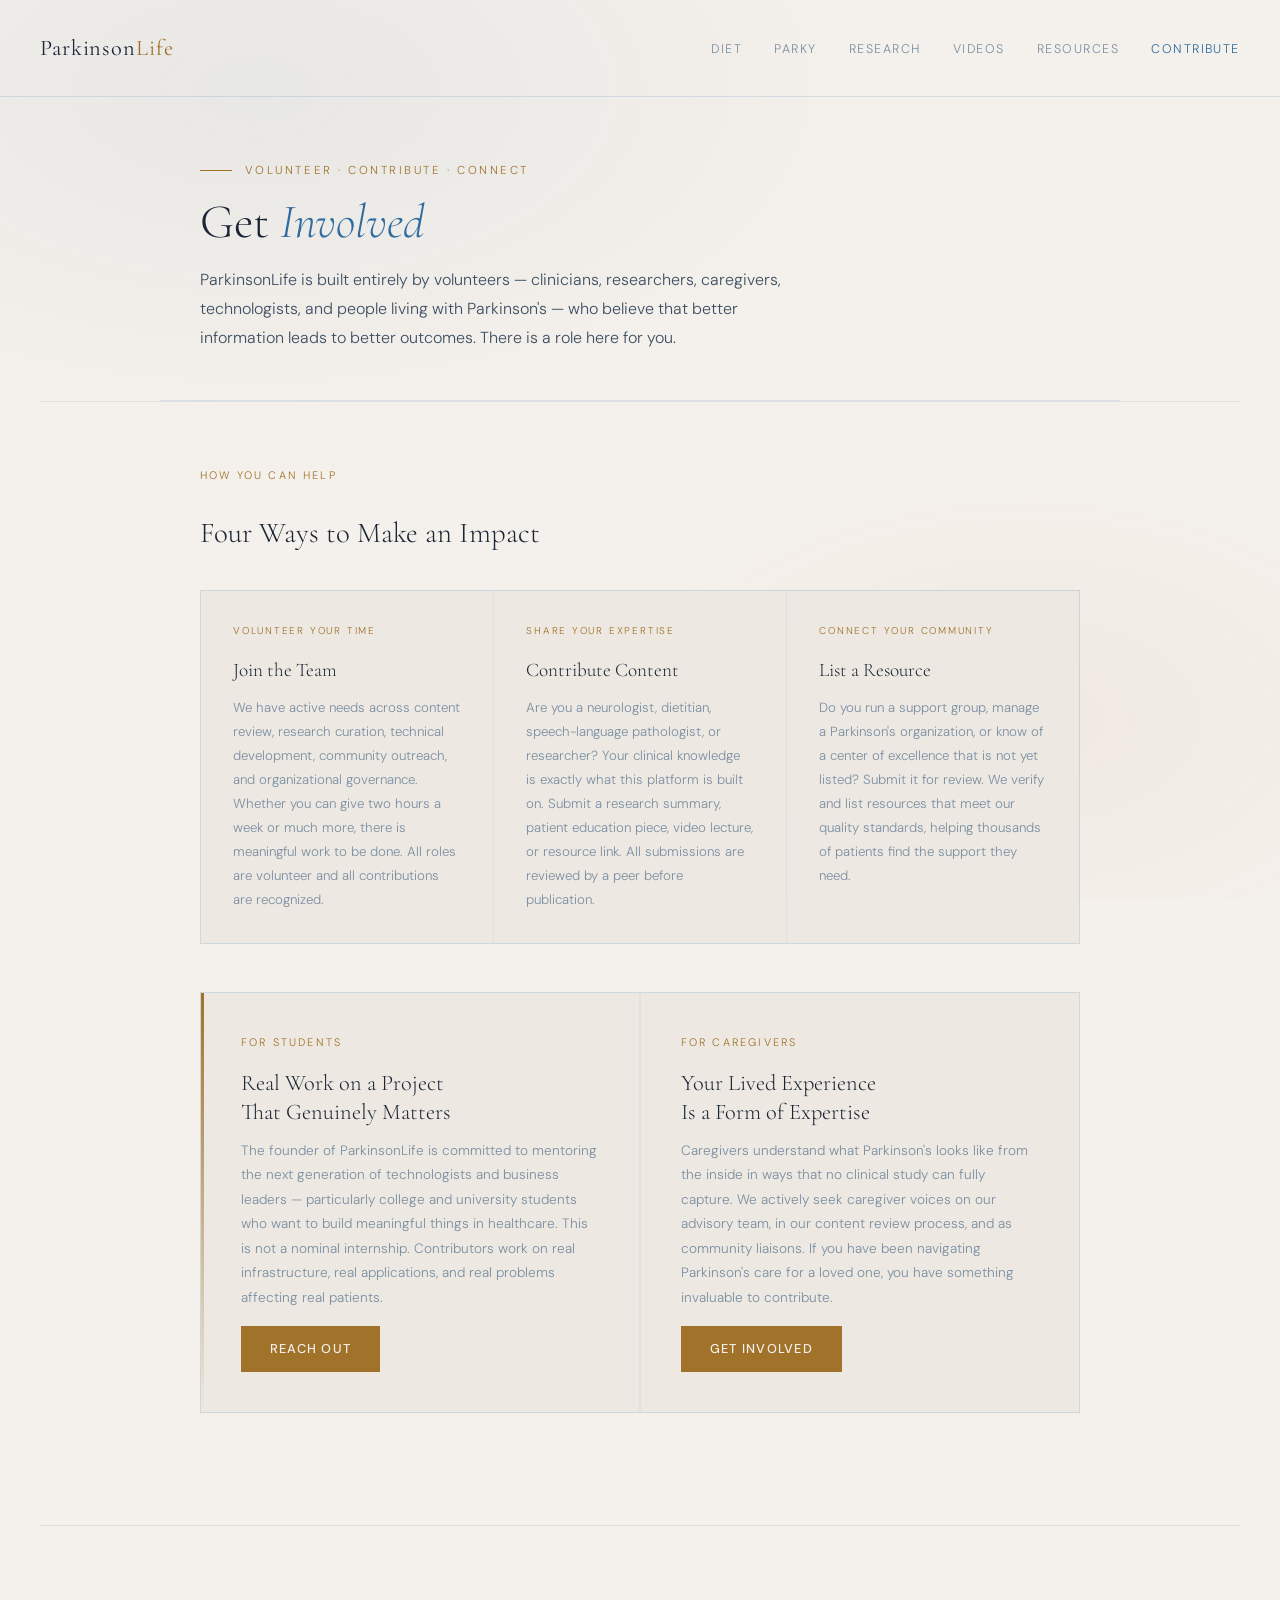
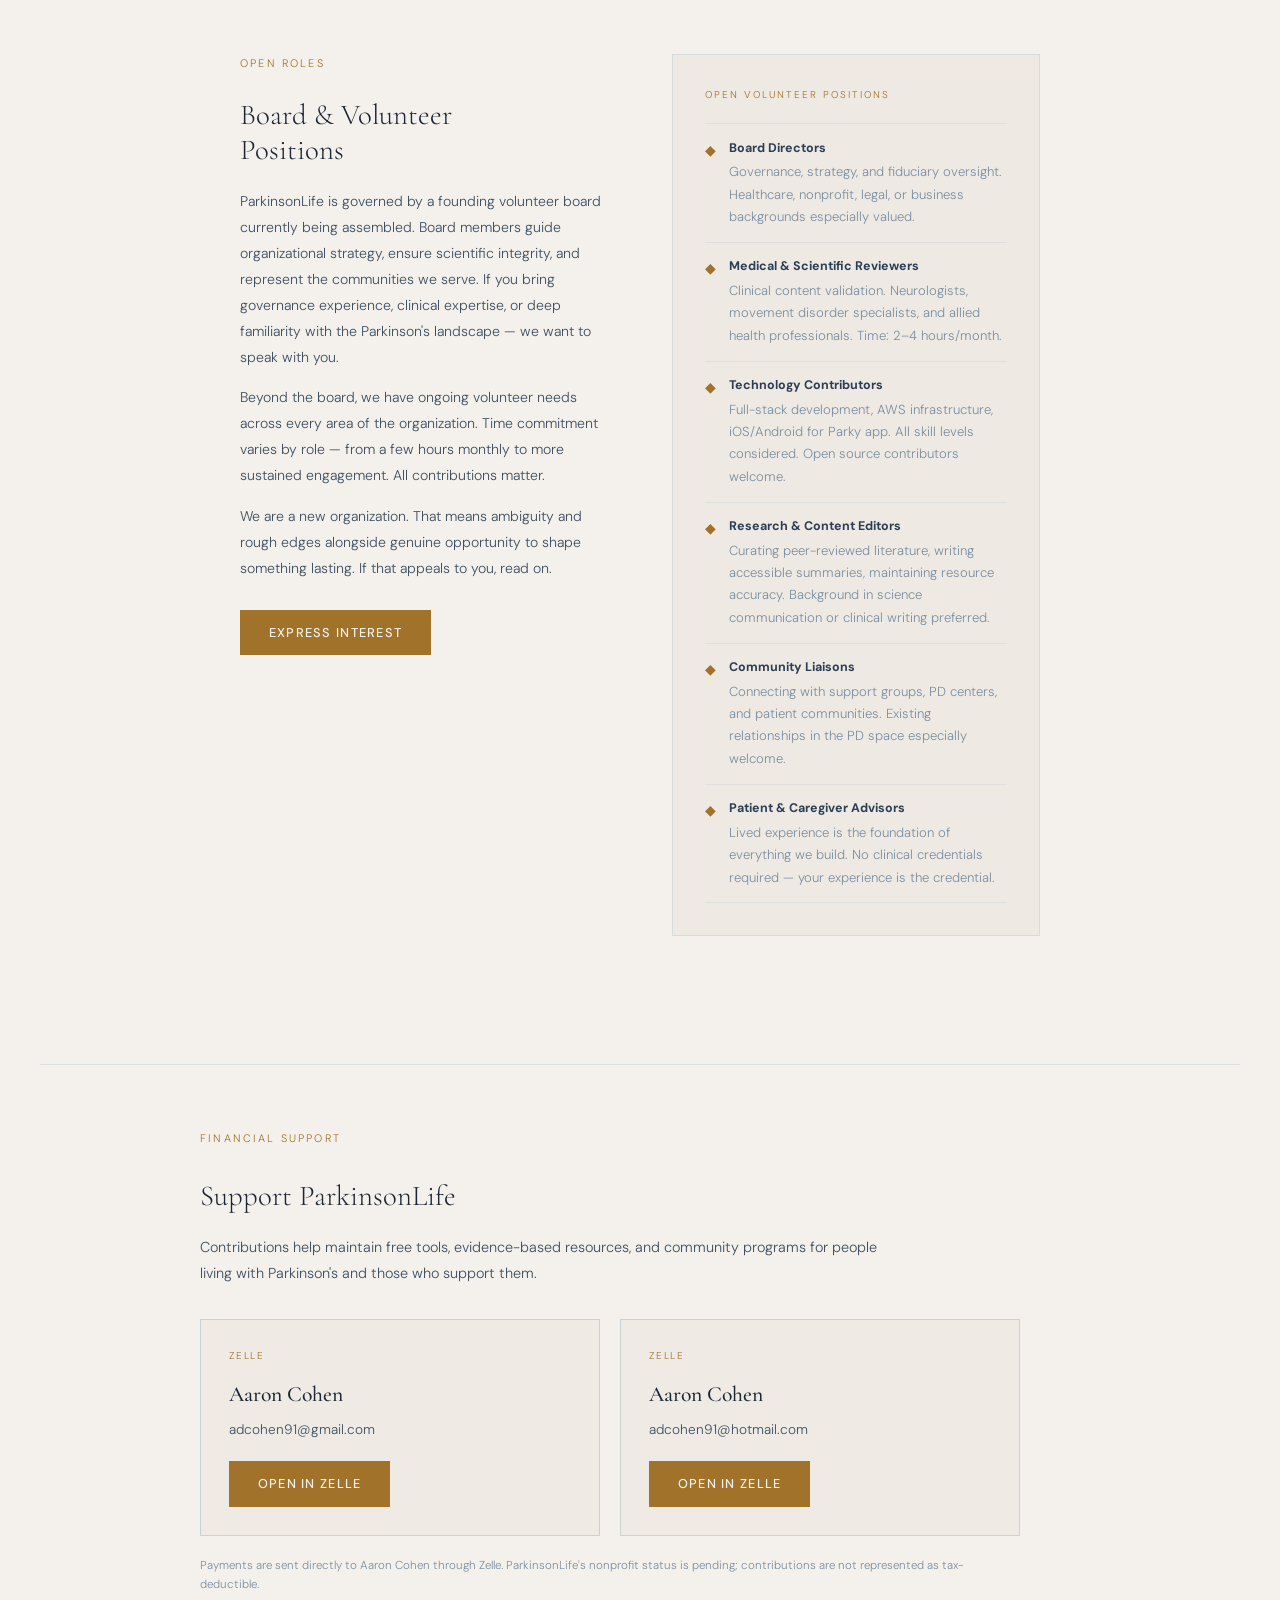
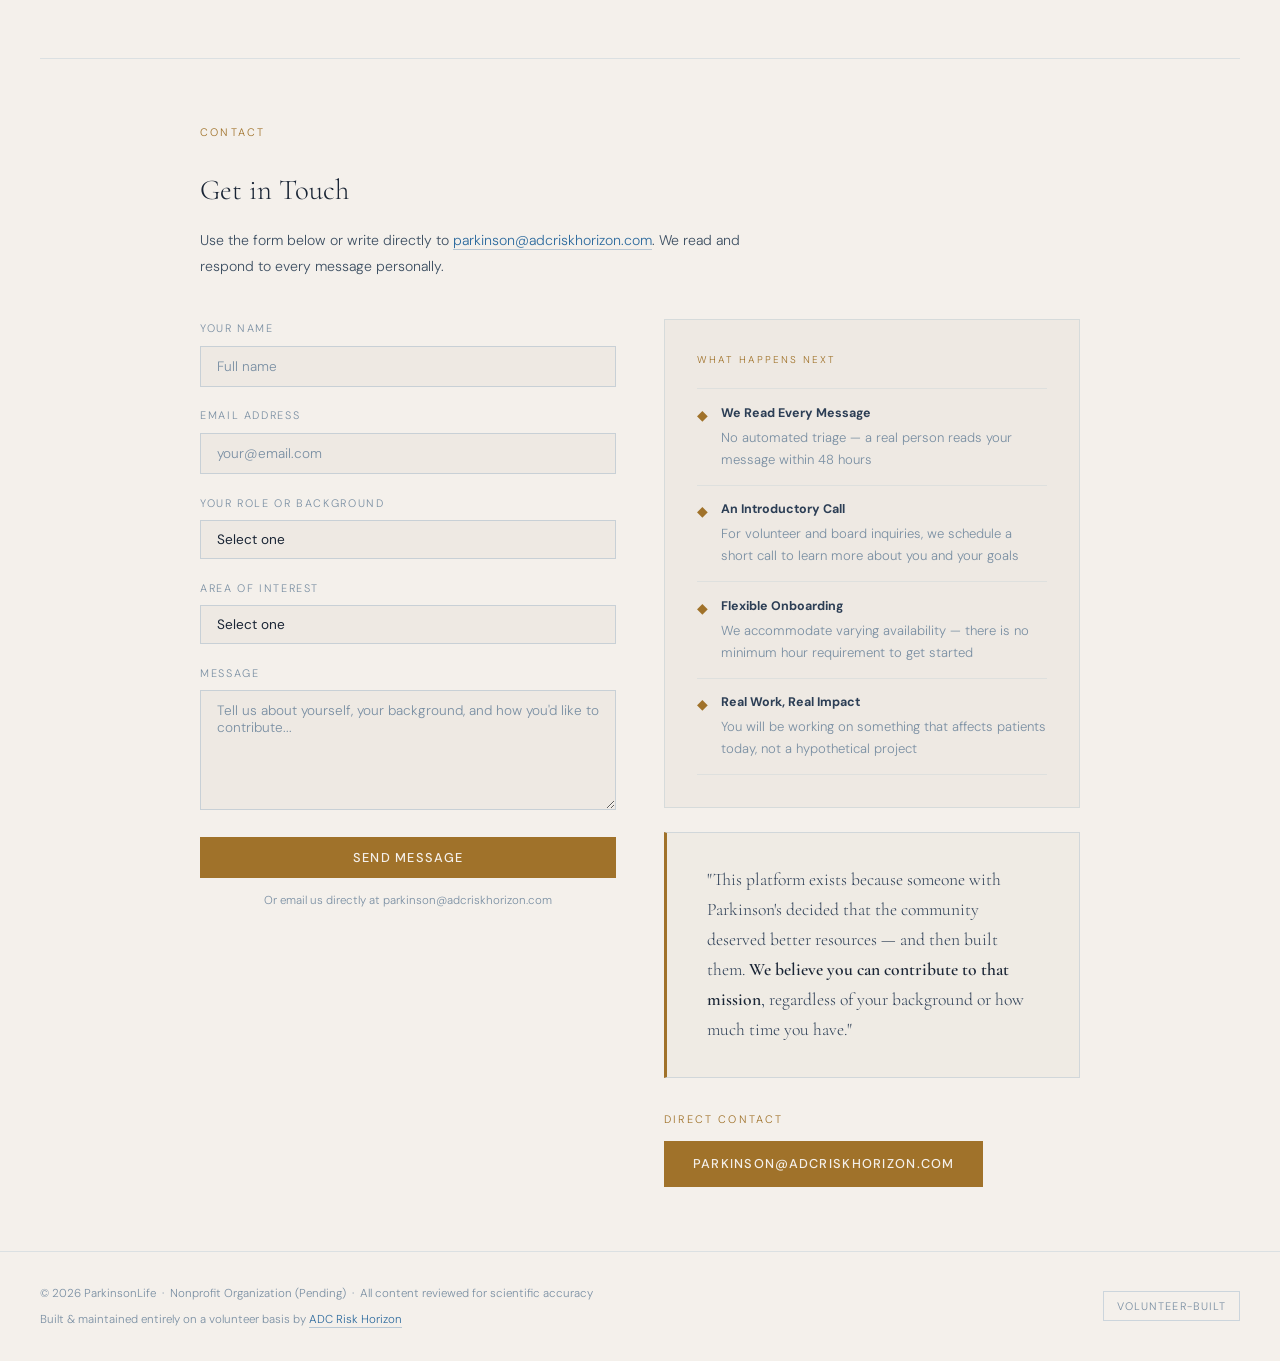
<file: contribute.html>
<!DOCTYPE html>
<html lang="en">
<head>
<meta charset="UTF-8">
<meta name="viewport" content="width=device-width, initial-scale=1.0">
<title>Contribute — Get Involved · ParkinsonLife</title>
<link rel="preconnect" href="https://fonts.googleapis.com">
<link href="https://fonts.googleapis.com/css2?family=Cormorant+Garamond:ital,wght@0,300;0,400;0,600;1,300;1,400&family=DM+Sans:wght@300;400;500&display=swap" rel="stylesheet">
<link rel="stylesheet" href="styles.css">
</head>
<body>

<nav>
  <a href="index.html" class="logo">Parkinson<span>Life</span></a>
  <ul class="nav-links">
    <li><a href="diet.html">Diet</a></li>
    <li><a href="parky.html">Parky</a></li>
    <li><a href="research.html">Research</a></li>
    <li><a href="videos.html">Videos</a></li>
    <li><a href="resources.html">Resources</a></li>
    <li><a href="contribute.html" class="active">Contribute</a></li>
  </ul>
</nav>

<div class="page-hero container">
  <div class="page-eyebrow">Volunteer · Contribute · Connect</div>
  <h1>Get <em>Involved</em></h1>
  <p class="page-body">
    ParkinsonLife is built entirely by volunteers — clinicians, researchers, caregivers, technologists, and people living with Parkinson's — who believe that better information leads to better outcomes. There is a role here for you.
  </p>
</div>

<hr class="divider">

<!-- WAYS TO CONTRIBUTE -->
<section class="content-section container">
  <div class="section-label">How You Can Help</div>
  <h2 class="section-title" style="margin-bottom:2rem;">Four Ways to Make an Impact</h2>

  <div class="info-grid" style="margin-bottom:3rem;">
    <div class="info-card">
      <div class="info-card-label">Volunteer Your Time</div>
      <h3>Join the Team</h3>
      <p>We have active needs across content review, research curation, technical development, community outreach, and organizational governance. Whether you can give two hours a week or much more, there is meaningful work to be done. All roles are volunteer and all contributions are recognized.</p>
    </div>
    <div class="info-card">
      <div class="info-card-label">Share Your Expertise</div>
      <h3>Contribute Content</h3>
      <p>Are you a neurologist, dietitian, speech-language pathologist, or researcher? Your clinical knowledge is exactly what this platform is built on. Submit a research summary, patient education piece, video lecture, or resource link. All submissions are reviewed by a peer before publication.</p>
    </div>
    <div class="info-card">
      <div class="info-card-label">Connect Your Community</div>
      <h3>List a Resource</h3>
      <p>Do you run a support group, manage a Parkinson's organization, or know of a center of excellence that is not yet listed? Submit it for review. We verify and list resources that meet our quality standards, helping thousands of patients find the support they need.</p>
    </div>
  </div>

  <div style="display:grid; grid-template-columns:1fr 1fr; gap:1.5px; background:rgba(46,107,158,0.1); border:1px solid rgba(46,107,158,0.1); margin-bottom:3rem;">
    <div style="background:var(--deep); padding:2.5rem; position:relative; overflow:hidden;">
      <div style="position:absolute; top:0; left:0; width:3px; height:100%; background:linear-gradient(to bottom, var(--gold), transparent);"></div>
      <div class="section-label" style="margin-bottom:1rem;">For Students</div>
      <h3 style="font-family:'Cormorant Garamond',serif; font-size:1.4rem; font-weight:300; color:var(--white); margin-bottom:0.8rem; line-height:1.3;">Real Work on a Project<br>That Genuinely Matters</h3>
      <p style="font-size:0.85rem; color:var(--subtle); line-height:1.8; margin-bottom:1rem;">The founder of ParkinsonLife is committed to mentoring the next generation of technologists and business leaders — particularly college and university students who want to build meaningful things in healthcare. This is not a nominal internship. Contributors work on real infrastructure, real applications, and real problems affecting real patients.</p>
      <a href="mailto:parkinson@adcriskhorizon.com" class="btn-primary">Reach Out</a>
    </div>
    <div style="background:var(--deep); padding:2.5rem;">
      <div class="section-label" style="margin-bottom:1rem;">For Caregivers</div>
      <h3 style="font-family:'Cormorant Garamond',serif; font-size:1.4rem; font-weight:300; color:var(--white); margin-bottom:0.8rem; line-height:1.3;">Your Lived Experience<br>Is a Form of Expertise</h3>
      <p style="font-size:0.85rem; color:var(--subtle); line-height:1.8; margin-bottom:1rem;">Caregivers understand what Parkinson's looks like from the inside in ways that no clinical study can fully capture. We actively seek caregiver voices on our advisory team, in our content review process, and as community liaisons. If you have been navigating Parkinson's care for a loved one, you have something invaluable to contribute.</p>
      <a href="mailto:parkinson@adcriskhorizon.com" class="btn-primary">Get Involved</a>
    </div>
  </div>
</section>

<hr class="divider">

<!-- VOLUNTEER ROLES -->
<section class="content-section container">
  <div class="nonprofit">
    <div class="nonprofit-left">
      <div class="section-label">Open Roles</div>
      <h2>Board &amp; Volunteer<br>Positions</h2>
      <p>ParkinsonLife is governed by a founding volunteer board currently being assembled. Board members guide organizational strategy, ensure scientific integrity, and represent the communities we serve. If you bring governance experience, clinical expertise, or deep familiarity with the Parkinson's landscape — we want to speak with you.</p>
      <p>Beyond the board, we have ongoing volunteer needs across every area of the organization. Time commitment varies by role — from a few hours monthly to more sustained engagement. All contributions matter.</p>
      <p style="margin-bottom:1.8rem;">We are a new organization. That means ambiguity and rough edges alongside genuine opportunity to shape something lasting. If that appeals to you, read on.</p>
      <a href="mailto:parkinson@adcriskhorizon.com" class="btn-primary">Express Interest</a>
    </div>
    <div>
      <div class="board-block">
        <div class="board-block-label">Open Volunteer Positions</div>
        <ul class="board-roles">
          <li>
            <span class="role-icon">◆</span>
            <div><strong>Board Directors</strong>Governance, strategy, and fiduciary oversight. Healthcare, nonprofit, legal, or business backgrounds especially valued.</div>
          </li>
          <li>
            <span class="role-icon">◆</span>
            <div><strong>Medical &amp; Scientific Reviewers</strong>Clinical content validation. Neurologists, movement disorder specialists, and allied health professionals. Time: 2–4 hours/month.</div>
          </li>
          <li>
            <span class="role-icon">◆</span>
            <div><strong>Technology Contributors</strong>Full-stack development, AWS infrastructure, iOS/Android for Parky app. All skill levels considered. Open source contributors welcome.</div>
          </li>
          <li>
            <span class="role-icon">◆</span>
            <div><strong>Research &amp; Content Editors</strong>Curating peer-reviewed literature, writing accessible summaries, maintaining resource accuracy. Background in science communication or clinical writing preferred.</div>
          </li>
          <li>
            <span class="role-icon">◆</span>
            <div><strong>Community Liaisons</strong>Connecting with support groups, PD centers, and patient communities. Existing relationships in the PD space especially welcome.</div>
          </li>
          <li>
            <span class="role-icon">◆</span>
            <div><strong>Patient &amp; Caregiver Advisors</strong>Lived experience is the foundation of everything we build. No clinical credentials required — your experience is the credential.</div>
          </li>
        </ul>
      </div>
    </div>
  </div>
</section>

<hr class="divider">

<!-- FINANCIAL SUPPORT -->
<section class="content-section container" id="support">
  <div class="section-label">Financial Support</div>
  <h2 class="section-title" style="margin-bottom:0.8rem;">Support ParkinsonLife</h2>
  <p class="support-intro">
    Contributions help maintain free tools, evidence-based resources, and community programs for people living with Parkinson's and those who support them.
  </p>

  <div class="payment-grid" aria-label="Zelle payment options">
    <article class="payment-card">
      <div class="payment-card-label">Zelle</div>
      <h3>Aaron Cohen</h3>
      <p class="payment-address">adcohen91@gmail.com</p>
      <a class="btn-primary payment-button" href="https://enroll.zellepay.com/qr-codes?data=eyJuYW1lIjoiQUFST04iLCJ0b2tlbiI6ImFkY29oZW45MUBnbWFpbC5jb20ifQ==" target="_blank" rel="noopener noreferrer" aria-label="Open Zelle for Aaron Cohen at adcohen91@gmail.com">Open in Zelle</a>
    </article>

    <article class="payment-card">
      <div class="payment-card-label">Zelle</div>
      <h3>Aaron Cohen</h3>
      <p class="payment-address">adcohen91@hotmail.com</p>
      <a class="btn-primary payment-button" href="https://enroll.zellepay.com/qr-codes?data=eyJuYW1lIjoiQWFyb24iLCJ0b2tlbiI6ImFkY29oZW45MUBob3RtYWlsLmNvbSJ9" target="_blank" rel="noopener noreferrer" aria-label="Open Zelle for Aaron Cohen at adcohen91@hotmail.com">Open in Zelle</a>
    </article>
  </div>

  <p class="payment-disclosure">
    Payments are sent directly to Aaron Cohen through Zelle. ParkinsonLife's nonprofit status is pending; contributions are not represented as tax-deductible.
  </p>
</section>

<hr class="divider">

<!-- CONTACT FORM -->
<section class="content-section container">
  <div class="section-label">Contact</div>
  <h2 class="section-title" style="margin-bottom:0.8rem;">Get in Touch</h2>
  <p style="font-size:0.88rem; color:var(--text); line-height:1.85; margin-bottom:2.5rem; max-width:580px;">
    Use the form below or write directly to <a href="mailto:parkinson@adcriskhorizon.com" style="color:var(--sky); text-decoration:none; border-bottom:1px solid rgba(46,107,158,0.3);">parkinson@adcriskhorizon.com</a>. We read and respond to every message personally.
  </p>

  <div class="contact-grid">
    <form>
      <div class="form-group">
        <label class="form-label" for="name">Your Name</label>
        <input class="form-input" type="text" id="name" placeholder="Full name">
      </div>
      <div class="form-group">
        <label class="form-label" for="email">Email Address</label>
        <input class="form-input" type="email" id="email" placeholder="your@email.com">
      </div>
      <div class="form-group">
        <label class="form-label" for="role">Your Role or Background</label>
        <select class="form-select" id="role">
          <option value="" disabled selected>Select one</option>
          <option>Neurologist / Movement Disorder Specialist</option>
          <option>Allied Health Professional (PT, OT, SLP, etc.)</option>
          <option>Researcher / Scientist</option>
          <option>Technology Professional</option>
          <option>Person Living with Parkinson's</option>
          <option>Caregiver / Family Member</option>
          <option>Student (College / University)</option>
          <option>Other</option>
        </select>
      </div>
      <div class="form-group">
        <label class="form-label" for="interest">Area of Interest</label>
        <select class="form-select" id="interest">
          <option value="" disabled selected>Select one</option>
          <option>Volunteer — Medical / Scientific Review</option>
          <option>Volunteer — Technology / Development</option>
          <option>Volunteer — Content &amp; Research</option>
          <option>Volunteer — Community / Outreach</option>
          <option>Board Membership</option>
          <option>Submit Research or Content</option>
          <option>Submit a Resource or Support Group</option>
          <option>Parky App — Early Access or Collaboration</option>
          <option>General Inquiry</option>
        </select>
      </div>
      <div class="form-group">
        <label class="form-label" for="message">Message</label>
        <textarea class="form-textarea" id="message" placeholder="Tell us about yourself, your background, and how you'd like to contribute..."></textarea>
      </div>
      <button type="submit" class="btn-primary" style="width:100%;">Send Message</button>
      <p style="font-size:0.72rem; color:var(--subtle); margin-top:0.8rem; text-align:center;">Or email us directly at parkinson@adcriskhorizon.com</p>
    </form>

    <div>
      <div class="board-block" style="margin-bottom:1.5rem;">
        <div class="board-block-label">What Happens Next</div>
        <ul class="board-roles">
          <li><span class="role-icon">◆</span><div><strong>We Read Every Message</strong>No automated triage — a real person reads your message within 48 hours</div></li>
          <li><span class="role-icon">◆</span><div><strong>An Introductory Call</strong>For volunteer and board inquiries, we schedule a short call to learn more about you and your goals</div></li>
          <li><span class="role-icon">◆</span><div><strong>Flexible Onboarding</strong>We accommodate varying availability — there is no minimum hour requirement to get started</div></li>
          <li><span class="role-icon">◆</span><div><strong>Real Work, Real Impact</strong>You will be working on something that affects patients today, not a hypothetical project</div></li>
        </ul>
      </div>

      <div class="highlight-block">
        <p>
          "This platform exists because someone with Parkinson's decided that the community deserved better resources — and then built them. <strong>We believe you can contribute to that mission</strong>, regardless of your background or how much time you have."
        </p>
      </div>

      <div style="margin-top:1.5rem;">
        <div class="section-label" style="margin-bottom:0.8rem;">Direct Contact</div>
        <a href="mailto:parkinson@adcriskhorizon.com" class="btn-primary">parkinson@adcriskhorizon.com</a>
      </div>
    </div>
  </div>
</section>

<footer>
  <div class="footer-col">
    <span class="footer-note">© 2026 ParkinsonLife &nbsp;·&nbsp; Nonprofit Organization (Pending) &nbsp;·&nbsp; All content reviewed for scientific accuracy</span>
    <span class="footer-note">Built &amp; maintained entirely on a volunteer basis by <a href="https://www.adcriskhorizon.com" target="_blank">ADC Risk Horizon</a></span>
  </div>
  <span class="footer-badge">Volunteer-Built</span>
</footer>

</body>
</html>
</file>
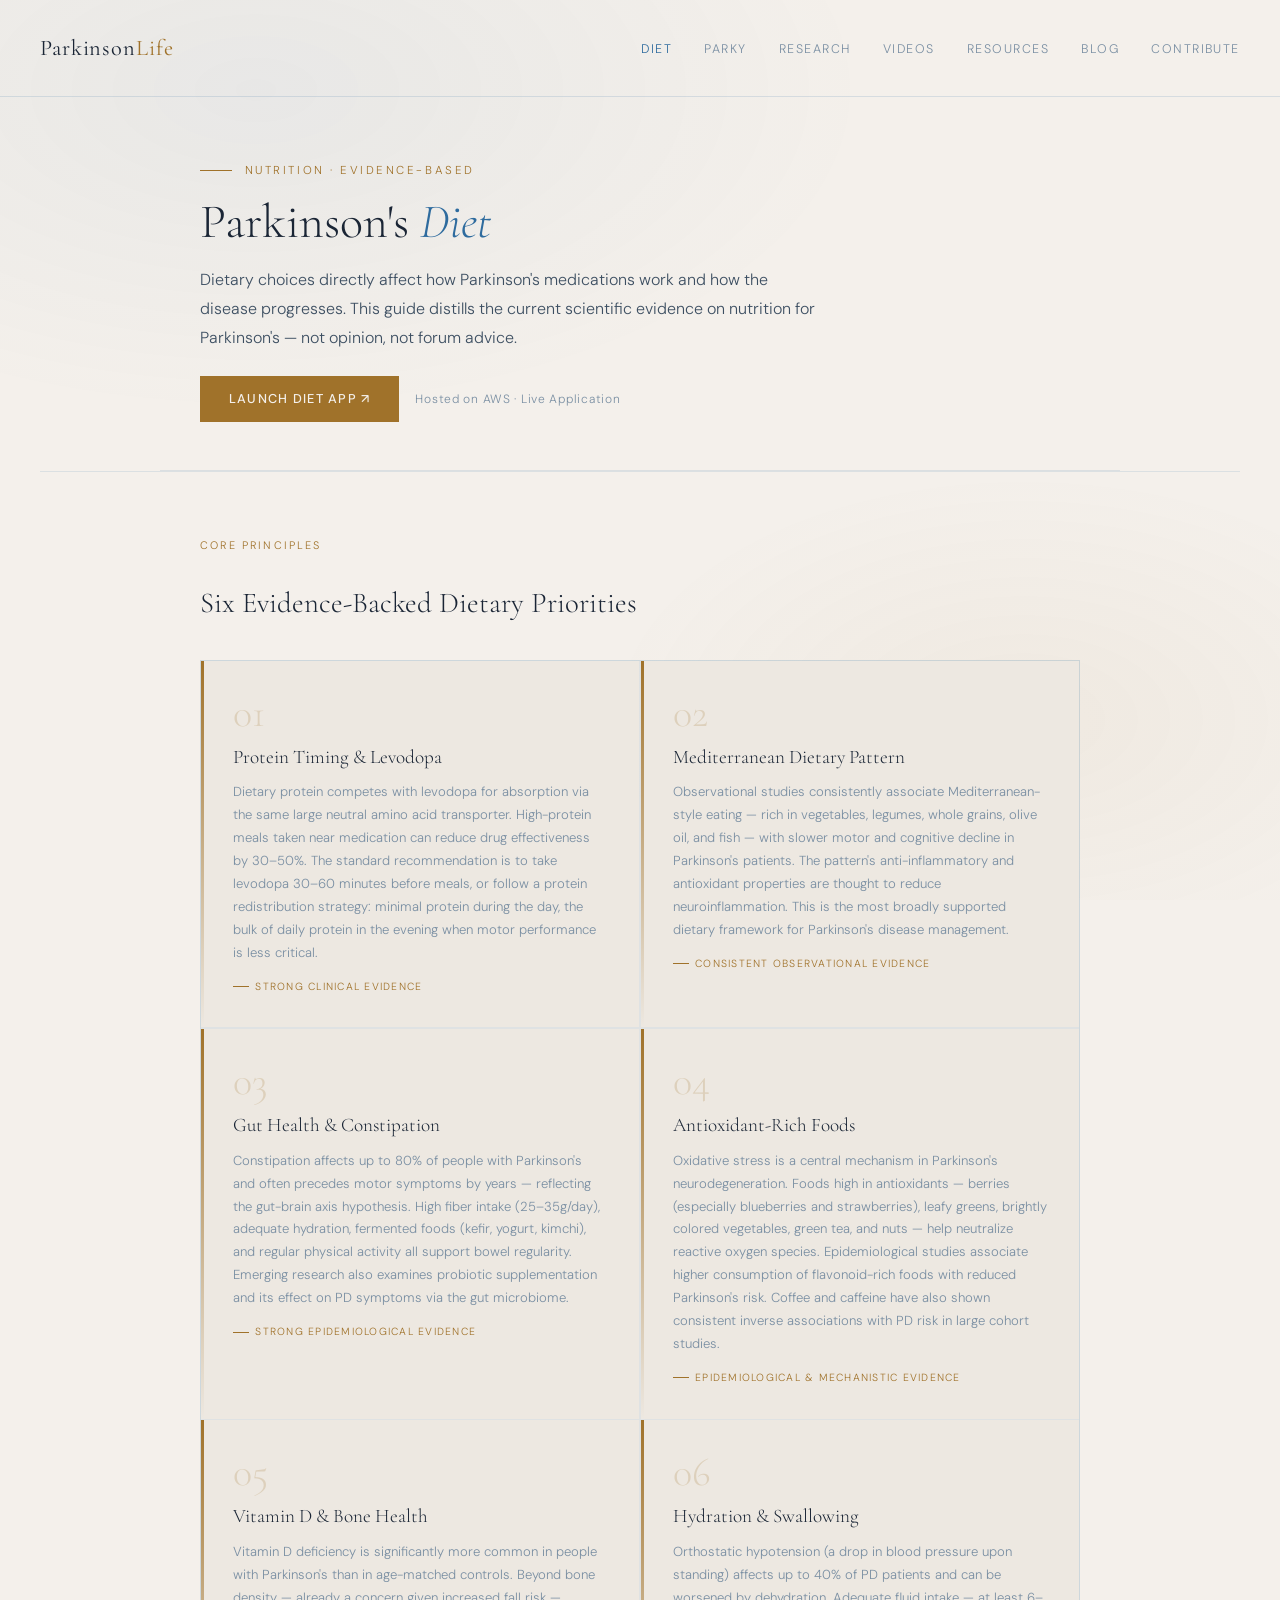
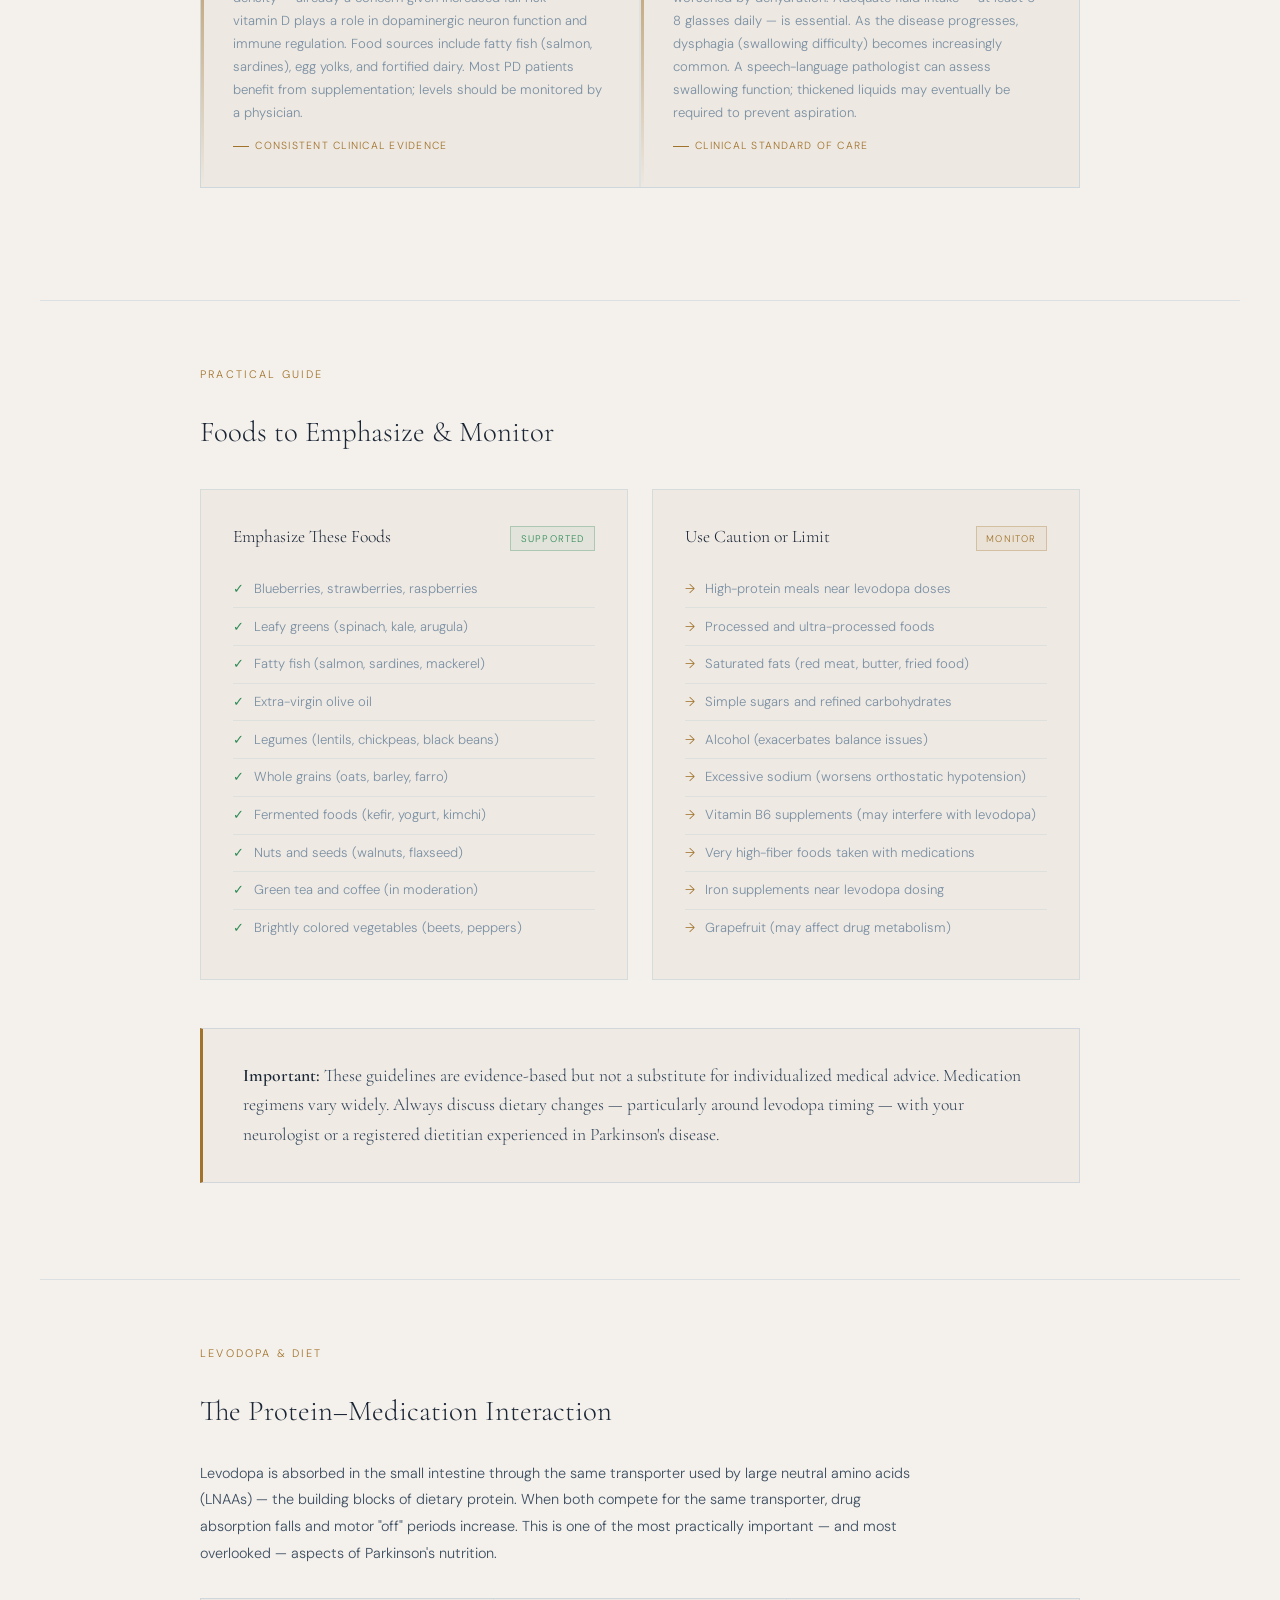
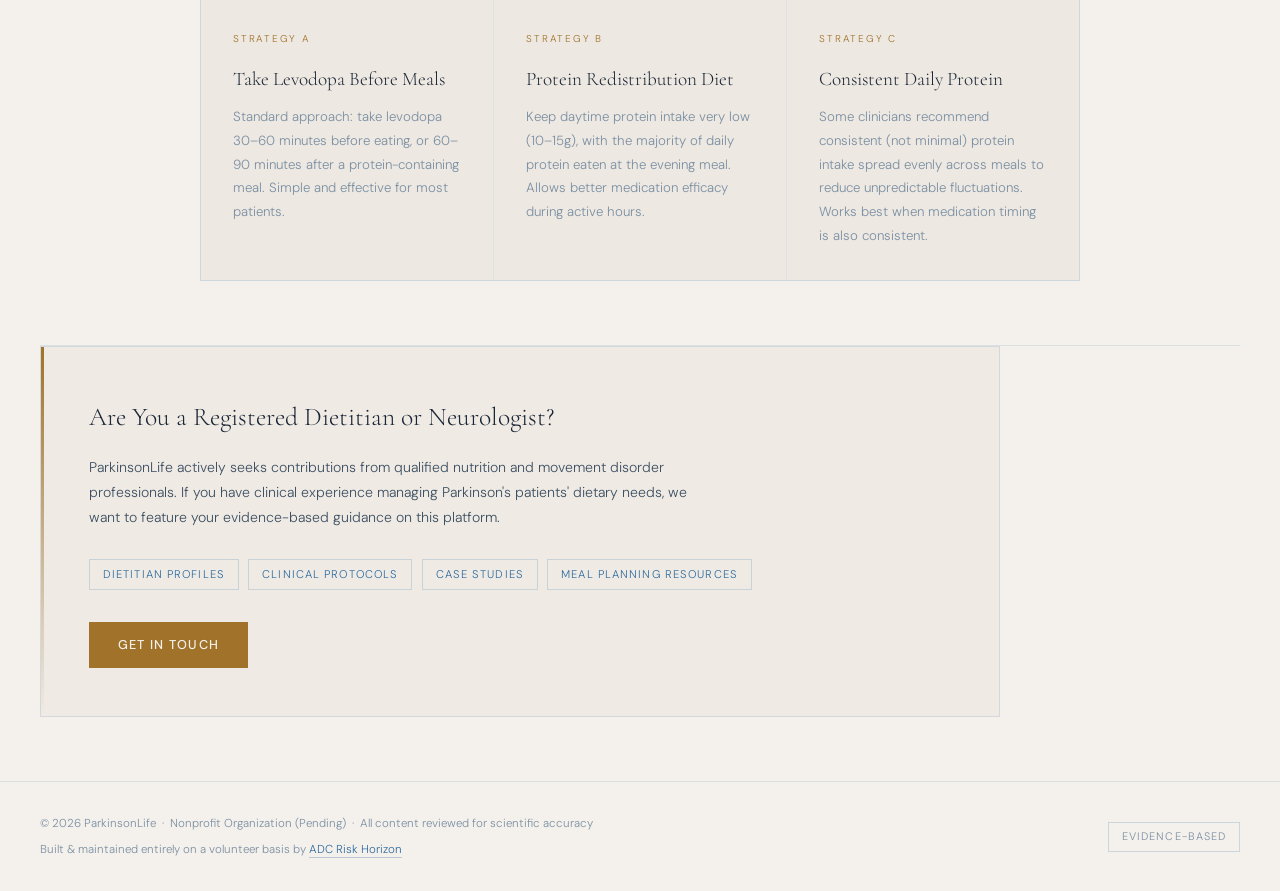
<file: diet.html>
<!DOCTYPE html>
<html lang="en">
<head>
<meta charset="UTF-8">
<meta name="viewport" content="width=device-width, initial-scale=1.0">
<title>Parkinson's Diet — ParkinsonLife</title>
<link rel="preconnect" href="https://fonts.googleapis.com">
<link href="https://fonts.googleapis.com/css2?family=Cormorant+Garamond:ital,wght@0,300;0,400;0,600;1,300;1,400&family=DM+Sans:wght@300;400;500&display=swap" rel="stylesheet">
<link rel="stylesheet" href="styles.css">
</head>
<body>

<nav>
  <a href="index.html" class="logo">Parkinson<span>Life</span></a>
  <ul class="nav-links">
    <li><a href="diet.html" class="active">Diet</a></li>
    <li><a href="parky.html">Parky</a></li>
    <li><a href="research.html">Research</a></li>
    <li><a href="videos.html">Videos</a></li>
    <li><a href="resources.html">Resources</a></li>
    <li><a href="blog.html">Blog</a></li>
    <li><a href="contribute.html">Contribute</a></li>
  </ul>
</nav>

<div class="page-hero container">
  <div class="page-eyebrow">Nutrition · Evidence-Based</div>
  <h1>Parkinson's <em>Diet</em></h1>
  <p class="page-body">
    Dietary choices directly affect how Parkinson's medications work and how the disease progresses. This guide distills the current scientific evidence on nutrition for Parkinson's — not opinion, not forum advice.
  </p>
  <div style="margin-top:1.5rem; display:flex; align-items:center; gap:1rem; flex-wrap:wrap;">
    <a href="https://b62mpmuja4.us-east-1.awsapprunner.com/" target="_blank" rel="noopener" class="btn-primary">Launch Diet App ↗</a>
    <span style="font-size:0.75rem; color:var(--subtle); letter-spacing:0.06em;">Hosted on AWS · Live Application</span>
  </div>
</div>

<hr class="divider">

<section class="content-section container">
  <div class="section-label">Core Principles</div>
  <h2 class="section-title" style="margin-bottom:2rem;">Six Evidence-Backed Dietary Priorities</h2>

  <div class="principle-grid">

    <div class="principle-card">
      <div class="principle-number">01</div>
      <div class="principle-title">Protein Timing &amp; Levodopa</div>
      <p class="principle-body">Dietary protein competes with levodopa for absorption via the same large neutral amino acid transporter. High-protein meals taken near medication can reduce drug effectiveness by 30–50%. The standard recommendation is to take levodopa 30–60 minutes before meals, or follow a protein redistribution strategy: minimal protein during the day, the bulk of daily protein in the evening when motor performance is less critical.</p>
      <div class="principle-evidence">Strong Clinical Evidence</div>
    </div>

    <div class="principle-card">
      <div class="principle-number">02</div>
      <div class="principle-title">Mediterranean Dietary Pattern</div>
      <p class="principle-body">Observational studies consistently associate Mediterranean-style eating — rich in vegetables, legumes, whole grains, olive oil, and fish — with slower motor and cognitive decline in Parkinson's patients. The pattern's anti-inflammatory and antioxidant properties are thought to reduce neuroinflammation. This is the most broadly supported dietary framework for Parkinson's disease management.</p>
      <div class="principle-evidence">Consistent Observational Evidence</div>
    </div>

    <div class="principle-card">
      <div class="principle-number">03</div>
      <div class="principle-title">Gut Health &amp; Constipation</div>
      <p class="principle-body">Constipation affects up to 80% of people with Parkinson's and often precedes motor symptoms by years — reflecting the gut-brain axis hypothesis. High fiber intake (25–35g/day), adequate hydration, fermented foods (kefir, yogurt, kimchi), and regular physical activity all support bowel regularity. Emerging research also examines probiotic supplementation and its effect on PD symptoms via the gut microbiome.</p>
      <div class="principle-evidence">Strong Epidemiological Evidence</div>
    </div>

    <div class="principle-card">
      <div class="principle-number">04</div>
      <div class="principle-title">Antioxidant-Rich Foods</div>
      <p class="principle-body">Oxidative stress is a central mechanism in Parkinson's neurodegeneration. Foods high in antioxidants — berries (especially blueberries and strawberries), leafy greens, brightly colored vegetables, green tea, and nuts — help neutralize reactive oxygen species. Epidemiological studies associate higher consumption of flavonoid-rich foods with reduced Parkinson's risk. Coffee and caffeine have also shown consistent inverse associations with PD risk in large cohort studies.</p>
      <div class="principle-evidence">Epidemiological &amp; Mechanistic Evidence</div>
    </div>

    <div class="principle-card">
      <div class="principle-number">05</div>
      <div class="principle-title">Vitamin D &amp; Bone Health</div>
      <p class="principle-body">Vitamin D deficiency is significantly more common in people with Parkinson's than in age-matched controls. Beyond bone density — already a concern given increased fall risk — vitamin D plays a role in dopaminergic neuron function and immune regulation. Food sources include fatty fish (salmon, sardines), egg yolks, and fortified dairy. Most PD patients benefit from supplementation; levels should be monitored by a physician.</p>
      <div class="principle-evidence">Consistent Clinical Evidence</div>
    </div>

    <div class="principle-card">
      <div class="principle-number">06</div>
      <div class="principle-title">Hydration &amp; Swallowing</div>
      <p class="principle-body">Orthostatic hypotension (a drop in blood pressure upon standing) affects up to 40% of PD patients and can be worsened by dehydration. Adequate fluid intake — at least 6–8 glasses daily — is essential. As the disease progresses, dysphagia (swallowing difficulty) becomes increasingly common. A speech-language pathologist can assess swallowing function; thickened liquids may eventually be required to prevent aspiration.</p>
      <div class="principle-evidence">Clinical Standard of Care</div>
    </div>

  </div>
</section>

<hr class="divider">

<section class="content-section container">
  <div class="section-label">Practical Guide</div>
  <h2 class="section-title" style="margin-bottom:2rem;">Foods to Emphasize &amp; Monitor</h2>

  <div class="food-tables">
    <div class="food-table">
      <div class="food-table-header">
        <div class="food-table-title">Emphasize These Foods</div>
        <span class="food-table-badge positive">Supported</span>
      </div>
      <ul class="food-list">
        <li class="positive">Blueberries, strawberries, raspberries</li>
        <li class="positive">Leafy greens (spinach, kale, arugula)</li>
        <li class="positive">Fatty fish (salmon, sardines, mackerel)</li>
        <li class="positive">Extra-virgin olive oil</li>
        <li class="positive">Legumes (lentils, chickpeas, black beans)</li>
        <li class="positive">Whole grains (oats, barley, farro)</li>
        <li class="positive">Fermented foods (kefir, yogurt, kimchi)</li>
        <li class="positive">Nuts and seeds (walnuts, flaxseed)</li>
        <li class="positive">Green tea and coffee (in moderation)</li>
        <li class="positive">Brightly colored vegetables (beets, peppers)</li>
      </ul>
    </div>

    <div class="food-table">
      <div class="food-table-header">
        <div class="food-table-title">Use Caution or Limit</div>
        <span class="food-table-badge caution">Monitor</span>
      </div>
      <ul class="food-list">
        <li class="caution">High-protein meals near levodopa doses</li>
        <li class="caution">Processed and ultra-processed foods</li>
        <li class="caution">Saturated fats (red meat, butter, fried food)</li>
        <li class="caution">Simple sugars and refined carbohydrates</li>
        <li class="caution">Alcohol (exacerbates balance issues)</li>
        <li class="caution">Excessive sodium (worsens orthostatic hypotension)</li>
        <li class="caution">Vitamin B6 supplements (may interfere with levodopa)</li>
        <li class="caution">Very high-fiber foods taken with medications</li>
        <li class="caution">Iron supplements near levodopa dosing</li>
        <li class="caution">Grapefruit (may affect drug metabolism)</li>
      </ul>
    </div>
  </div>

  <div class="highlight-block">
    <p>
      <strong>Important:</strong> These guidelines are evidence-based but not a substitute for individualized medical advice. Medication regimens vary widely. Always discuss dietary changes — particularly around levodopa timing — with your neurologist or a registered dietitian experienced in Parkinson's disease.
    </p>
  </div>
</section>

<hr class="divider">

<section class="content-section container">
  <div class="section-label">Levodopa &amp; Diet</div>
  <h2 class="section-title" style="margin-bottom:1.5rem;">The Protein–Medication Interaction</h2>
  <p style="font-size:0.9rem; color:var(--text); line-height:1.85; max-width:720px; margin-bottom:2rem;">
    Levodopa is absorbed in the small intestine through the same transporter used by large neutral amino acids (LNAAs) — the building blocks of dietary protein. When both compete for the same transporter, drug absorption falls and motor "off" periods increase. This is one of the most practically important — and most overlooked — aspects of Parkinson's nutrition.
  </p>

  <div class="info-grid">
    <div class="info-card">
      <div class="info-card-label">Strategy A</div>
      <h3>Take Levodopa Before Meals</h3>
      <p>Standard approach: take levodopa 30–60 minutes before eating, or 60–90 minutes after a protein-containing meal. Simple and effective for most patients.</p>
    </div>
    <div class="info-card">
      <div class="info-card-label">Strategy B</div>
      <h3>Protein Redistribution Diet</h3>
      <p>Keep daytime protein intake very low (10–15g), with the majority of daily protein eaten at the evening meal. Allows better medication efficacy during active hours.</p>
    </div>
    <div class="info-card">
      <div class="info-card-label">Strategy C</div>
      <h3>Consistent Daily Protein</h3>
      <p>Some clinicians recommend consistent (not minimal) protein intake spread evenly across meals to reduce unpredictable fluctuations. Works best when medication timing is also consistent.</p>
    </div>
  </div>
</section>

<hr class="divider">

<div class="contribute container" style="margin-top:0;">
  <h2 class="contribute-title">Are You a Registered Dietitian or Neurologist?</h2>
  <p class="contribute-body">
    ParkinsonLife actively seeks contributions from qualified nutrition and movement disorder professionals. If you have clinical experience managing Parkinson's patients' dietary needs, we want to feature your evidence-based guidance on this platform.
  </p>
  <div class="contribute-items">
    <span class="tag">Dietitian Profiles</span>
    <span class="tag">Clinical Protocols</span>
    <span class="tag">Case Studies</span>
    <span class="tag">Meal Planning Resources</span>
  </div>
  <a href="mailto:parkinson@adcriskhorizon.com" class="btn-primary">Get in Touch</a>
</div>

<footer>
  <div class="footer-col">
    <span class="footer-note">© 2026 ParkinsonLife &nbsp;·&nbsp; Nonprofit Organization (Pending) &nbsp;·&nbsp; All content reviewed for scientific accuracy</span>
    <span class="footer-note">Built &amp; maintained entirely on a volunteer basis by <a href="https://www.adcriskhorizon.com" target="_blank">ADC Risk Horizon</a></span>
  </div>
  <span class="footer-badge">Evidence-Based</span>
</footer>

</body>
</html>
</file>
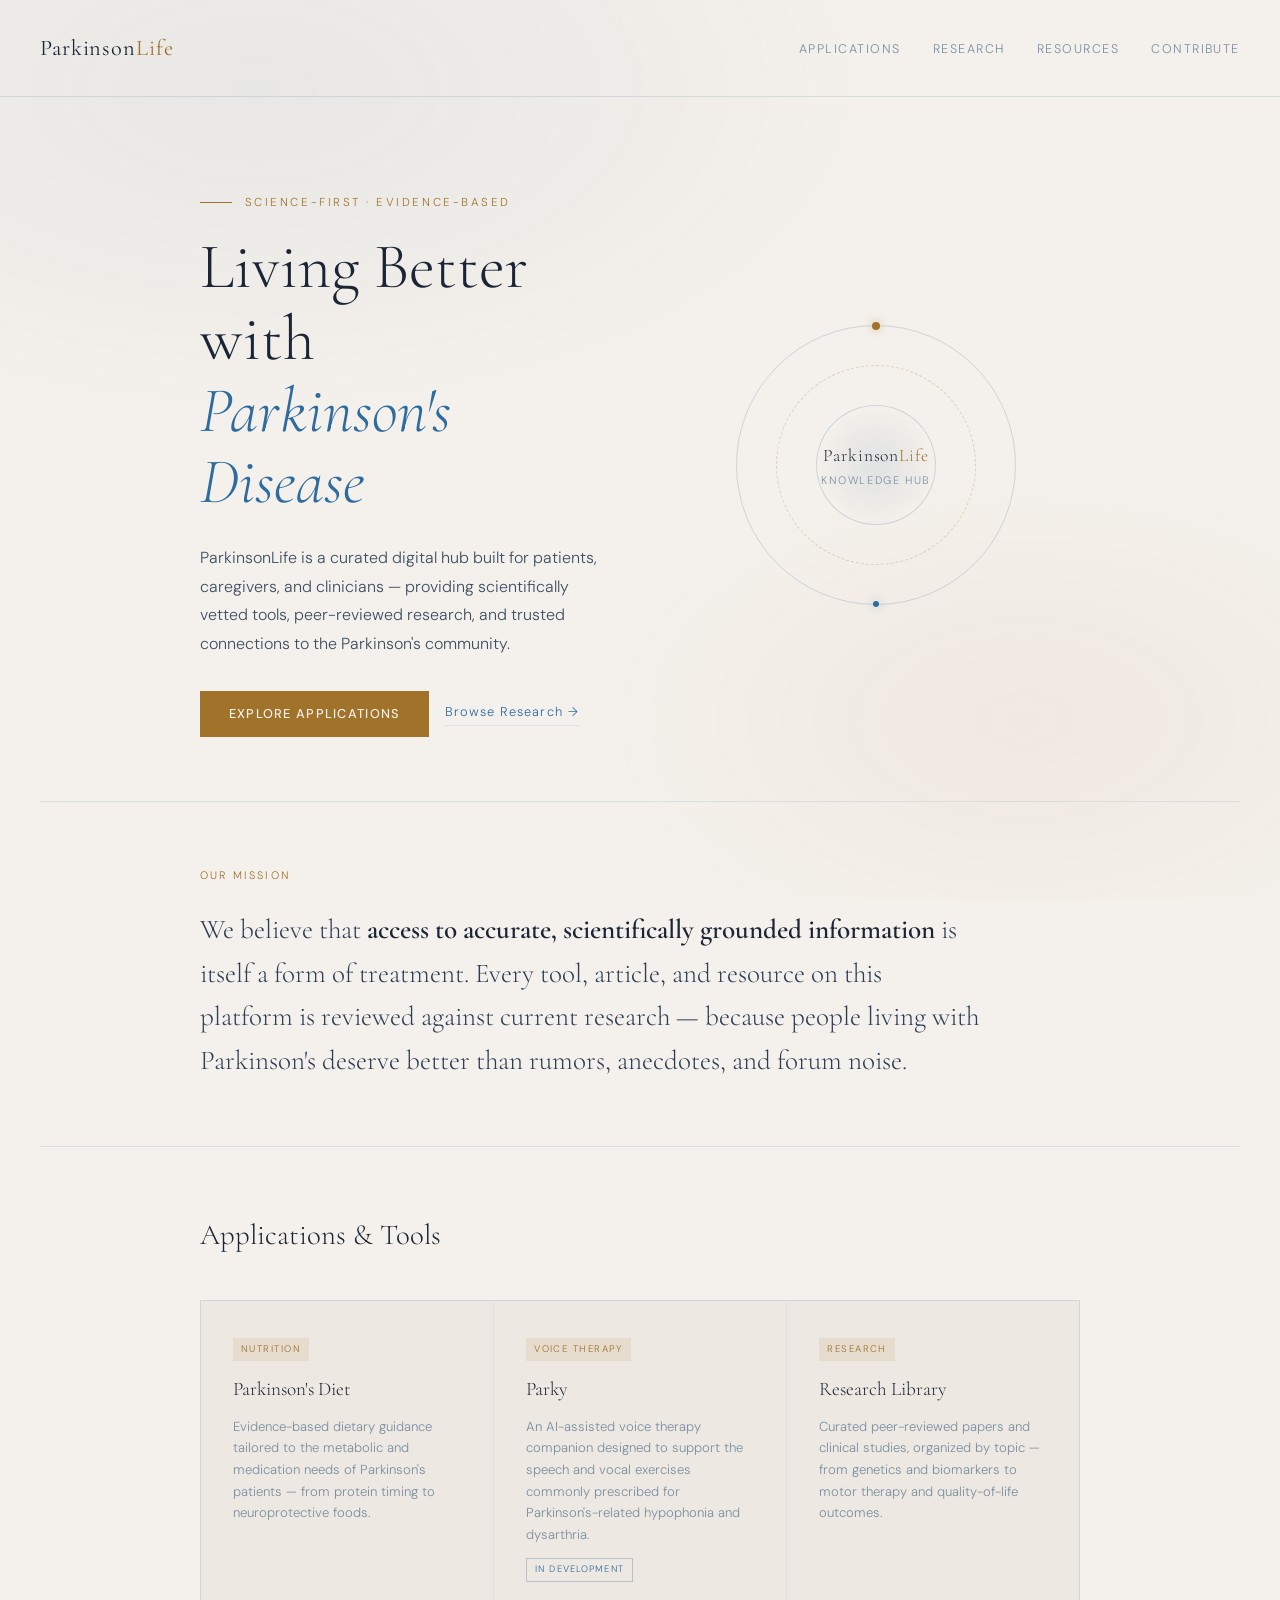
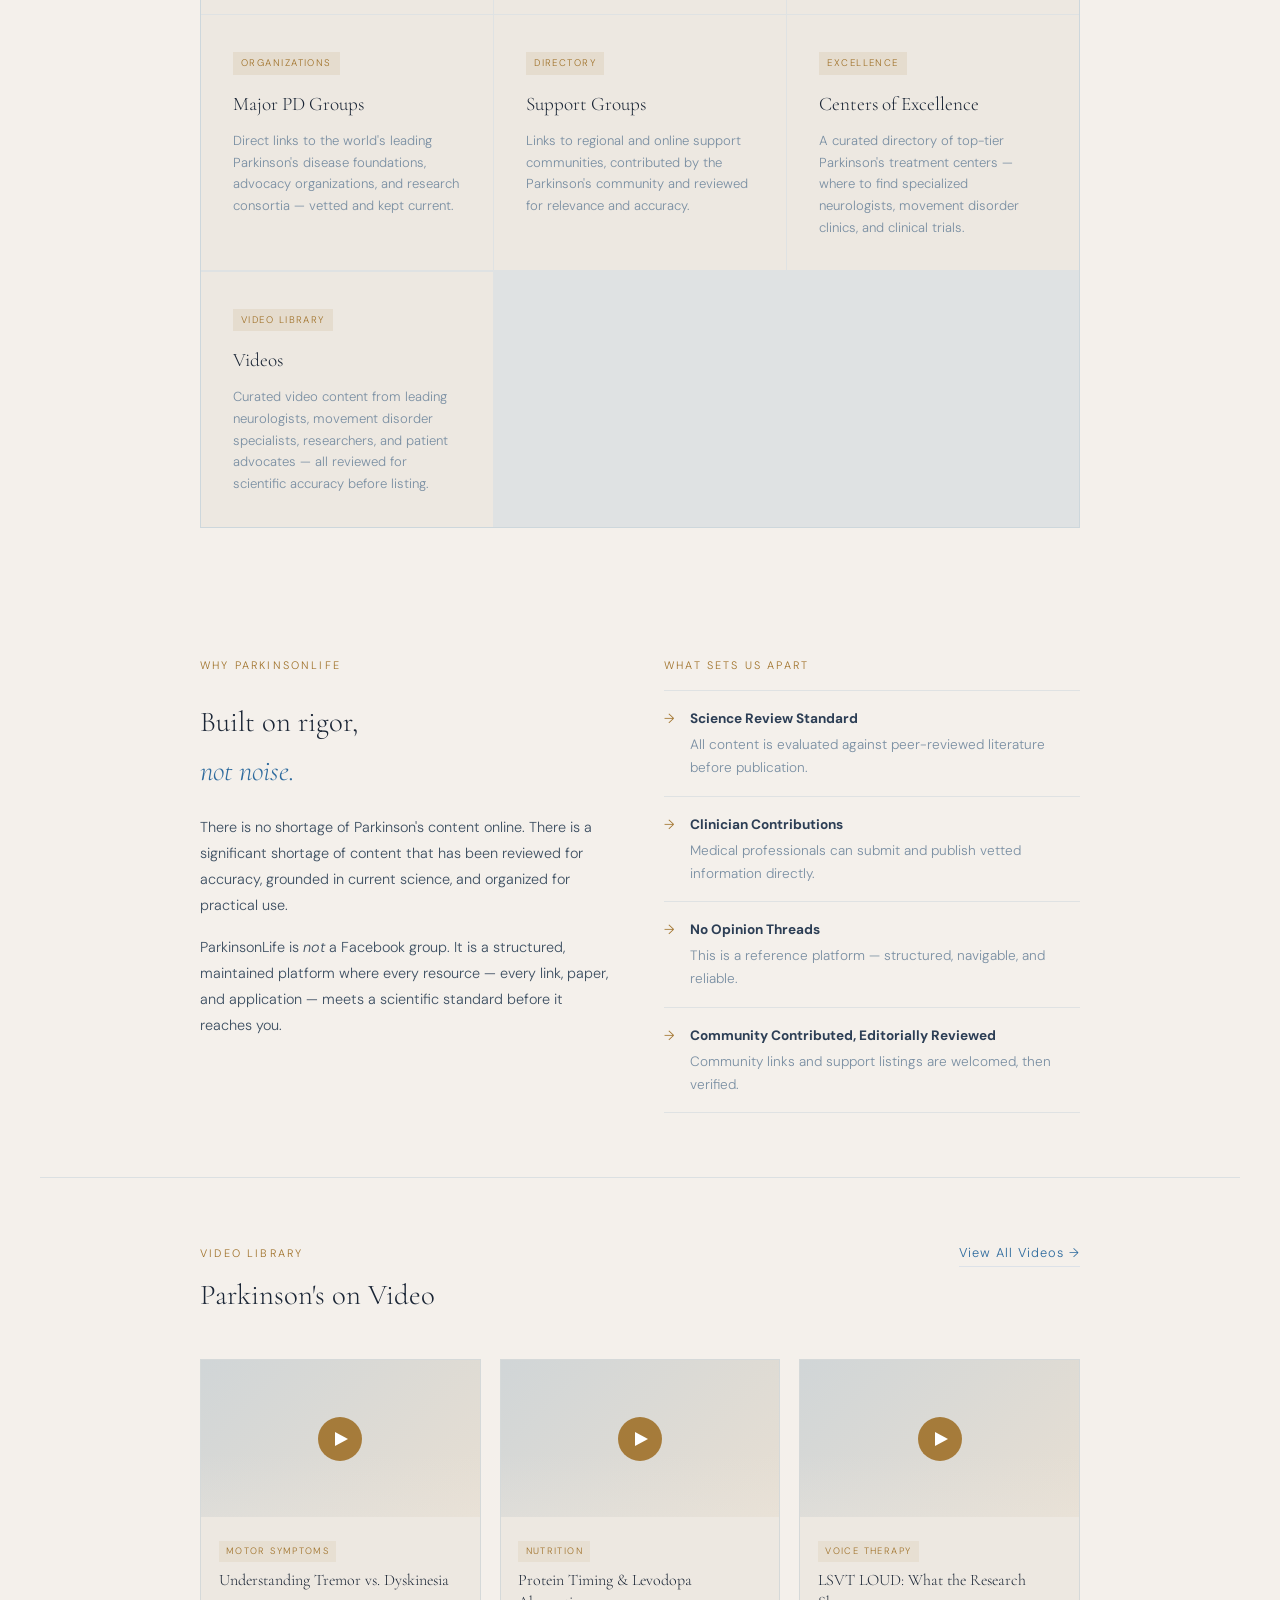
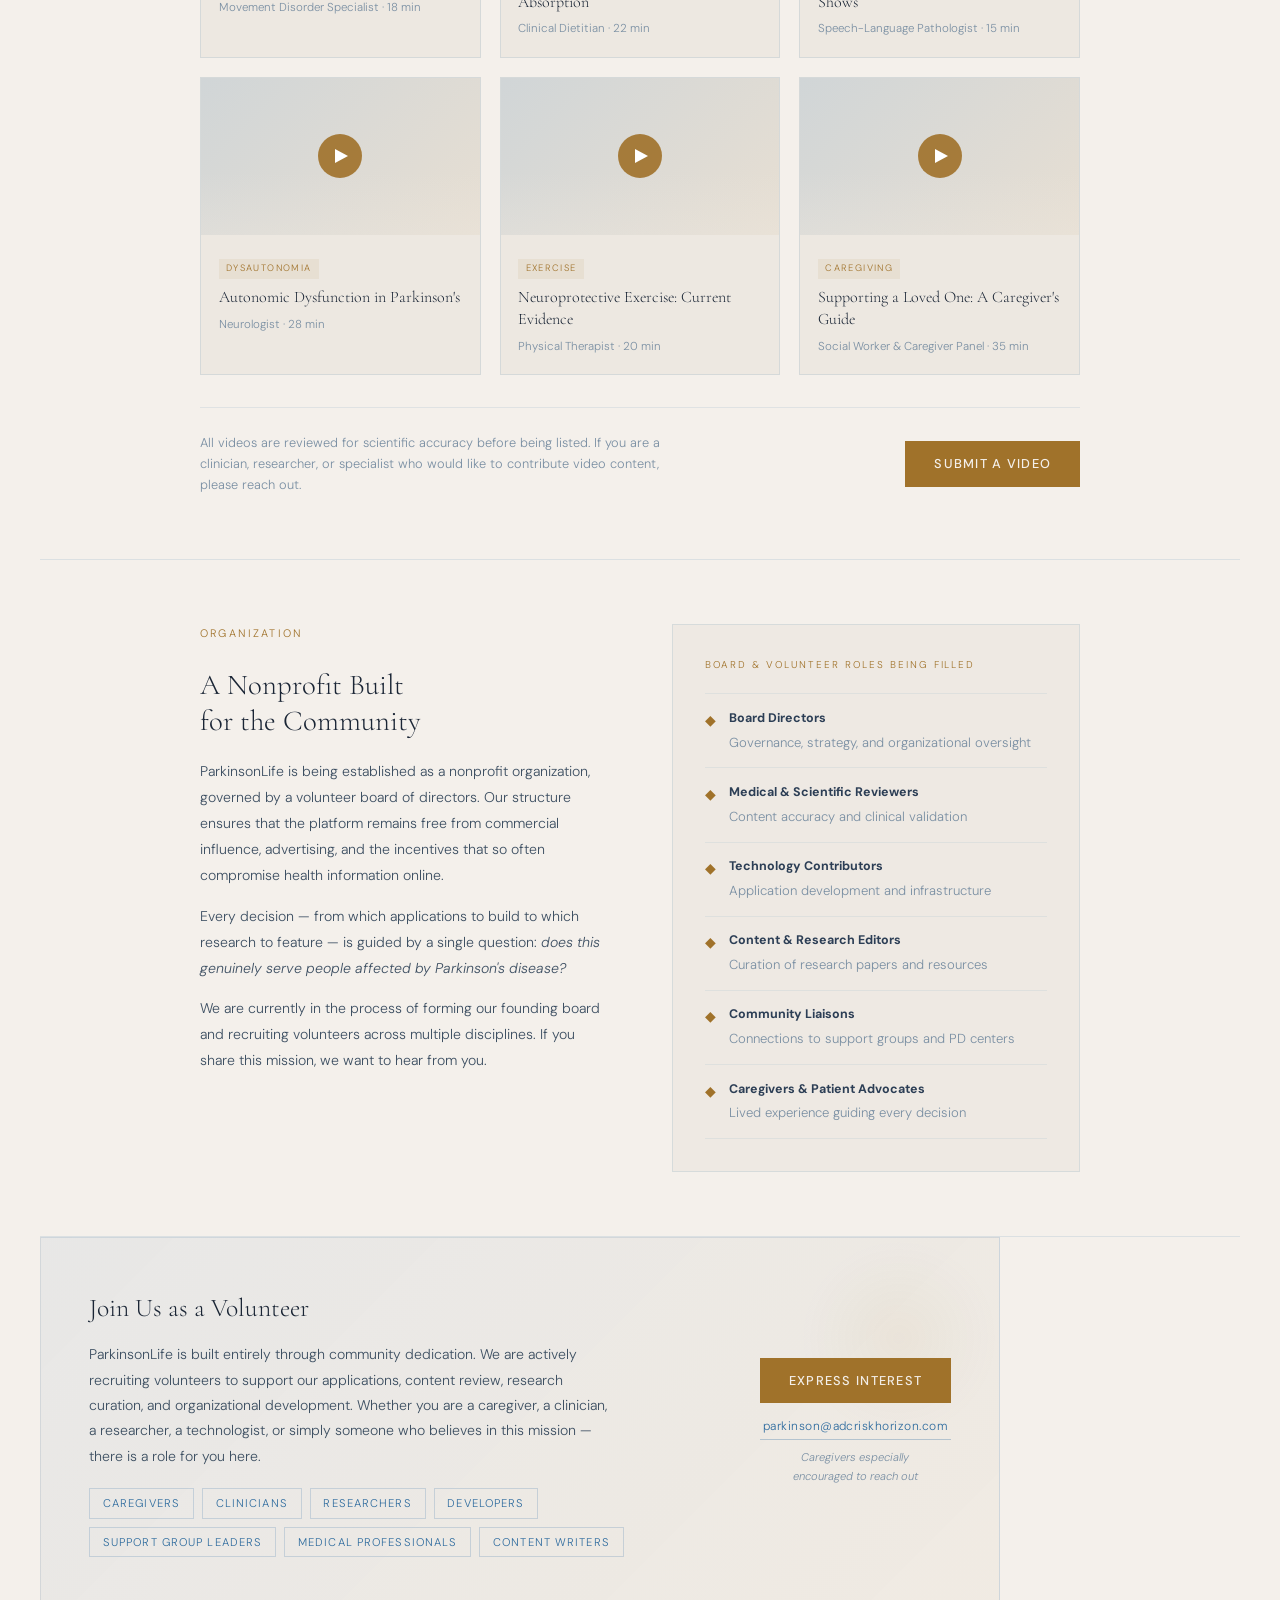
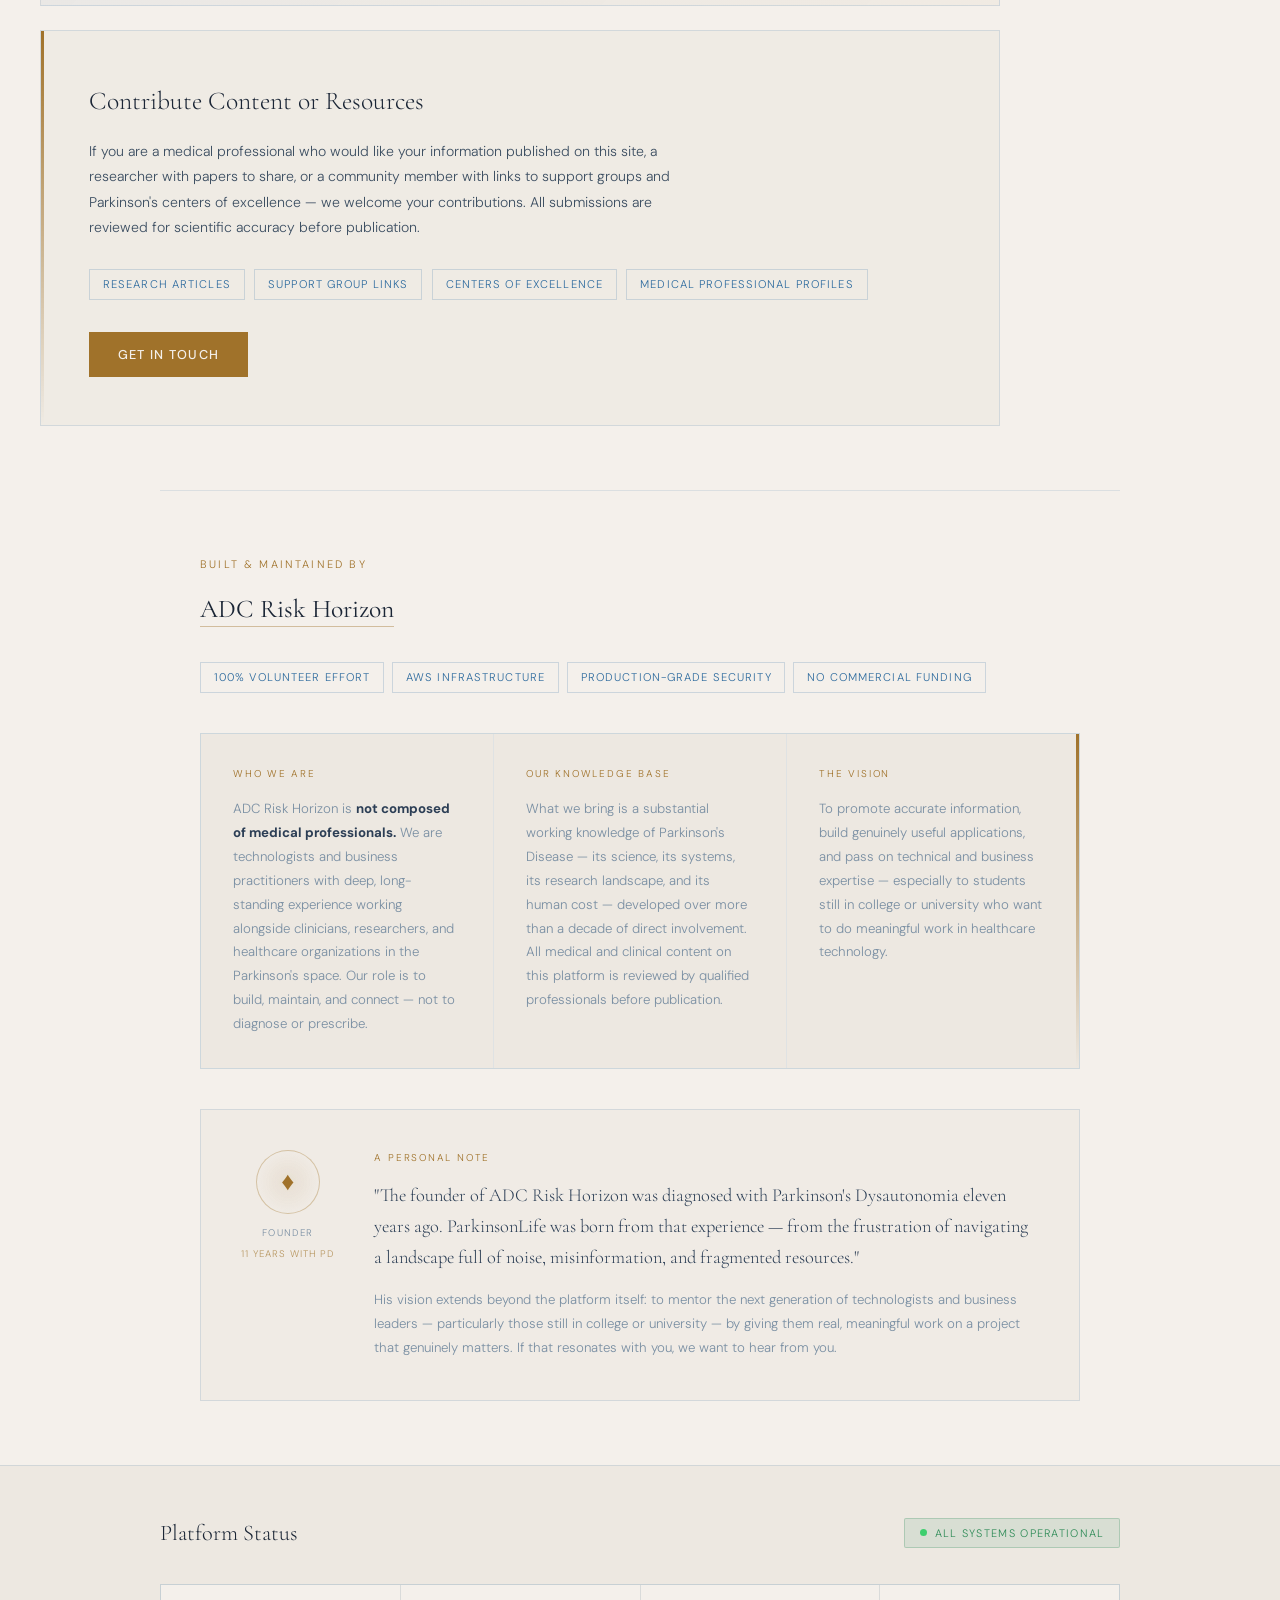
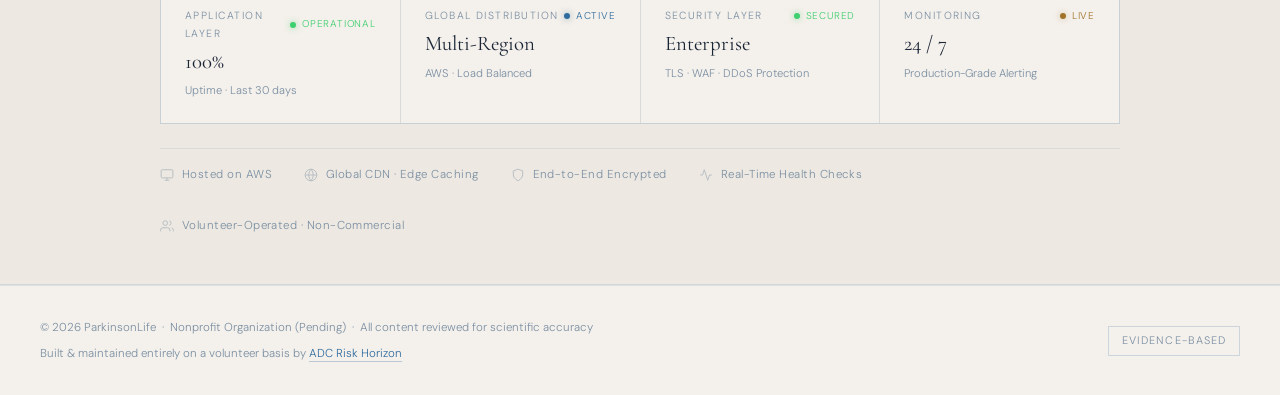
<file: parkinsonlife_intro.html>
<!DOCTYPE html>
<html lang="en">
<head>
<meta charset="UTF-8">
<meta name="viewport" content="width=device-width, initial-scale=1.0">
<title>ParkinsonLife — Science-First Resource Hub</title>
<link rel="preconnect" href="https://fonts.googleapis.com">
<link href="https://fonts.googleapis.com/css2?family=Cormorant+Garamond:ital,wght@0,300;0,400;0,600;1,300;1,400&family=DM+Sans:wght@300;400;500&display=swap" rel="stylesheet">
<style>
  *, *::before, *::after { box-sizing: border-box; margin: 0; padding: 0; }

  :root {
    --navy: #f4f0eb;
    --deep: #ede8e1;
    --sky: #2e6b9e;
    --gold: #a0722a;
    --gold-light: #c49240;
    --mist: #2c3e55;
    --white: #1a2535;
    --text: #3d4f62;
    --subtle: #7a8fa3;
  }

  body {
    background: var(--navy);
    color: var(--text);
    font-family: 'DM Sans', sans-serif;
    font-weight: 300;
    line-height: 1.7;
    min-height: 100vh;
    overflow-x: hidden;
  }

  body::before {
    content: '';
    position: fixed;
    inset: 0;
    background:
      radial-gradient(ellipse 80% 60% at 20% 10%, rgba(46,107,158,0.06) 0%, transparent 60%),
      radial-gradient(ellipse 60% 50% at 80% 80%, rgba(160,114,42,0.05) 0%, transparent 55%);
    pointer-events: none;
    z-index: 0;
  }

  .container {
    max-width: 960px;
    margin: 0 auto;
    padding: 0 2rem;
    position: relative;
    z-index: 1;
  }

  nav {
    display: flex;
    align-items: center;
    justify-content: space-between;
    padding: 1.8rem 2.5rem;
    border-bottom: 1px solid rgba(46,107,158,0.15);
    position: relative;
    z-index: 10;
  }

  .logo {
    font-family: 'Cormorant Garamond', serif;
    font-size: 1.4rem;
    font-weight: 400;
    letter-spacing: 0.04em;
    color: var(--white);
  }
  .logo span { color: var(--gold); }

  .nav-links {
    display: flex;
    gap: 2rem;
    list-style: none;
  }
  .nav-links a {
    text-decoration: none;
    color: var(--subtle);
    font-size: 0.78rem;
    letter-spacing: 0.12em;
    text-transform: uppercase;
    transition: color 0.3s;
  }
  .nav-links a:hover { color: var(--sky); }

  .hero {
    padding: 6rem 2.5rem 4rem;
    display: grid;
    grid-template-columns: 1fr 1fr;
    gap: 4rem;
    align-items: center;
  }

  .hero-eyebrow {
    font-size: 0.72rem;
    letter-spacing: 0.22em;
    text-transform: uppercase;
    color: var(--gold);
    margin-bottom: 1.2rem;
    display: flex;
    align-items: center;
    gap: 0.8rem;
  }
  .hero-eyebrow::before {
    content: '';
    display: block;
    width: 2rem;
    height: 1px;
    background: var(--gold);
  }

  h1 {
    font-family: 'Cormorant Garamond', serif;
    font-size: clamp(2.8rem, 5vw, 4rem);
    font-weight: 300;
    line-height: 1.12;
    color: var(--white);
    margin-bottom: 1.6rem;
  }
  h1 em { font-style: italic; color: var(--sky); }

  .hero-body {
    font-size: 1rem;
    color: var(--text);
    line-height: 1.8;
    margin-bottom: 2rem;
  }

  .cta-group {
    display: flex;
    gap: 1rem;
    align-items: center;
    flex-wrap: wrap;
  }

  .btn-primary {
    background: var(--gold);
    color: var(--navy);
    border: none;
    padding: 0.75rem 1.8rem;
    font-family: 'DM Sans', sans-serif;
    font-size: 0.8rem;
    font-weight: 500;
    letter-spacing: 0.1em;
    text-transform: uppercase;
    cursor: pointer;
    transition: background 0.3s, transform 0.2s;
    text-decoration: none;
    display: inline-block;
  }
  .btn-primary:hover { background: var(--gold-light); transform: translateY(-1px); }

  .btn-secondary {
    color: var(--sky);
    font-size: 0.8rem;
    letter-spacing: 0.08em;
    text-decoration: none;
    border-bottom: 1px solid rgba(168,196,224,0.3);
    padding-bottom: 2px;
    transition: border-color 0.3s, color 0.3s;
  }
  .btn-secondary:hover { color: var(--white); border-color: var(--white); }

  .hero-visual {
    position: relative;
    height: 340px;
  }

  .circle-outer {
    position: absolute;
    top: 50%;
    left: 50%;
    transform: translate(-50%, -50%);
    width: 280px;
    height: 280px;
    border-radius: 50%;
    border: 1px solid rgba(46,107,158,0.2);
    animation: rotate 30s linear infinite;
  }
  .circle-inner {
    position: absolute;
    top: 50%;
    left: 50%;
    transform: translate(-50%, -50%);
    width: 200px;
    height: 200px;
    border-radius: 50%;
    border: 1px dashed rgba(160,114,42,0.25);
    animation: rotate 15s linear infinite reverse;
  }
  .circle-core {
    position: absolute;
    top: 50%;
    left: 50%;
    transform: translate(-50%, -50%);
    width: 120px;
    height: 120px;
    border-radius: 50%;
    background: radial-gradient(circle, rgba(46,107,158,0.1) 0%, transparent 70%);
    border: 1px solid rgba(46,107,158,0.2);
  }
  .orbit-dot {
    position: absolute;
    width: 8px;
    height: 8px;
    border-radius: 50%;
    background: var(--gold);
    top: -4px;
    left: calc(50% - 4px);
    box-shadow: 0 0 10px rgba(160,114,42,0.4);
  }
  .orbit-dot-2 {
    background: var(--sky);
    width: 6px;
    height: 6px;
    top: auto;
    bottom: -3px;
    left: calc(50% - 3px);
    box-shadow: 0 0 10px rgba(46,107,158,0.4);
  }
  .hero-label {
    position: absolute;
    top: 50%;
    left: 50%;
    transform: translate(-50%, -50%);
    text-align: center;
  }
  .hero-label-main {
    font-family: 'Cormorant Garamond', serif;
    font-size: 1.1rem;
    color: var(--white);
    letter-spacing: 0.05em;
  }
  .hero-label-sub {
    font-size: 0.68rem;
    color: var(--subtle);
    letter-spacing: 0.15em;
    text-transform: uppercase;
  }

  @keyframes rotate {
    from { transform: translate(-50%, -50%) rotate(0deg); }
    to   { transform: translate(-50%, -50%) rotate(360deg); }
  }

  .divider {
    border: none;
    border-top: 1px solid rgba(46,107,158,0.12);
    margin: 0 2.5rem;
  }

  .mission {
    padding: 4rem 2.5rem;
  }
  .section-label {
    font-size: 0.68rem;
    letter-spacing: 0.2em;
    text-transform: uppercase;
    color: var(--gold);
    margin-bottom: 1.5rem;
  }
  .mission-text {
    font-family: 'Cormorant Garamond', serif;
    font-size: clamp(1.3rem, 2.5vw, 1.7rem);
    font-weight: 300;
    line-height: 1.6;
    color: var(--mist);
    max-width: 780px;
  }
  .mission-text strong { color: var(--white); font-weight: 600; }

  .apps-section {
    padding: 4rem 2.5rem;
  }
  .section-header {
    display: flex;
    align-items: baseline;
    justify-content: space-between;
    margin-bottom: 2.5rem;
  }
  .section-title {
    font-family: 'Cormorant Garamond', serif;
    font-size: 1.8rem;
    font-weight: 300;
    color: var(--white);
  }
  .apps-grid {
    display: grid;
    grid-template-columns: repeat(3, 1fr);
    gap: 1.5px;
    background: rgba(46,107,158,0.1);
    border: 1px solid rgba(46,107,158,0.1);
  }
  .app-card {
    background: var(--deep);
    padding: 2rem;
    transition: background 0.3s;
    position: relative;
    overflow: hidden;
  }
  .app-card::after {
    content: '';
    position: absolute;
    bottom: 0; left: 0; right: 0;
    height: 2px;
    background: var(--gold);
    transform: scaleX(0);
    transform-origin: left;
    transition: transform 0.4s;
  }
  .app-card:hover { background: rgba(255,252,248,0.95); }
  .app-card:hover::after { transform: scaleX(1); }

  .app-tag {
    display: inline-block;
    font-size: 0.6rem;
    letter-spacing: 0.15em;
    text-transform: uppercase;
    color: var(--gold);
    background: rgba(160,114,42,0.1);
    padding: 0.2rem 0.5rem;
    margin-bottom: 0.8rem;
  }
  .app-name {
    font-family: 'Cormorant Garamond', serif;
    font-size: 1.2rem;
    color: var(--white);
    margin-bottom: 0.6rem;
  }
  .app-desc {
    font-size: 0.82rem;
    color: var(--subtle);
    line-height: 1.65;
  }
  .badge-dev {
    display: inline-block;
    font-size: 0.58rem;
    letter-spacing: 0.12em;
    text-transform: uppercase;
    color: var(--sky);
    border: 1px solid rgba(46,107,158,0.3);
    padding: 0.18rem 0.5rem;
    margin-top: 0.8rem;
  }

  .pillars {
    padding: 4rem 2.5rem;
    display: grid;
    grid-template-columns: 1fr 1fr;
    gap: 3rem;
    align-items: start;
  }
  .pillar-text p {
    font-size: 0.9rem;
    line-height: 1.8;
    color: var(--text);
    margin-bottom: 1rem;
  }
  .pillar-list { list-style: none; }
  .pillar-list li {
    padding: 1rem 0;
    border-top: 1px solid rgba(46,107,158,0.1);
    font-size: 0.85rem;
    color: var(--subtle);
    display: flex;
    align-items: flex-start;
    gap: 1rem;
  }
  .pillar-list li:last-child { border-bottom: 1px solid rgba(46,107,158,0.1); }
  .pillar-list li::before { content: '→'; color: var(--gold); flex-shrink: 0; }
  .pillar-list strong { color: var(--mist); display: block; margin-bottom: 0.2rem; }

  .contribute {
    margin: 0 2.5rem 4rem;
    border: 1px solid rgba(46,107,158,0.15);
    padding: 3rem;
    background: rgba(237,232,225,0.7);
    position: relative;
    overflow: hidden;
  }
  .contribute::before {
    content: '';
    position: absolute;
    top: 0; left: 0;
    width: 3px;
    height: 100%;
    background: linear-gradient(to bottom, var(--gold), transparent);
  }
  .contribute-title {
    font-family: 'Cormorant Garamond', serif;
    font-size: 1.6rem;
    font-weight: 300;
    color: var(--white);
    margin-bottom: 1rem;
  }
  .contribute-body {
    font-size: 0.88rem;
    color: var(--text);
    line-height: 1.8;
    max-width: 620px;
    margin-bottom: 1.8rem;
  }
  .contribute-items {
    display: flex;
    flex-wrap: wrap;
    gap: 0.6rem;
    margin-bottom: 2rem;
  }
  .tag {
    font-size: 0.7rem;
    letter-spacing: 0.1em;
    text-transform: uppercase;
    padding: 0.3rem 0.8rem;
    border: 1px solid rgba(46,107,158,0.2);
    color: var(--sky);
  }

  footer {
    border-top: 1px solid rgba(46,107,158,0.12);
    padding: 2rem 2.5rem;
    display: flex;
    justify-content: space-between;
    align-items: center;
  }
  .footer-note { font-size: 0.72rem; color: var(--subtle); }
  .footer-badge {
    font-size: 0.68rem;
    color: var(--subtle);
    border: 1px solid rgba(46,107,158,0.2);
    padding: 0.3rem 0.8rem;
    letter-spacing: 0.1em;
    text-transform: uppercase;
  }

  /* PLATFORM STATUS */
  .platform-status {
    background: var(--deep);
    border-top: 1px solid rgba(46,107,158,0.15);
    border-bottom: 1px solid rgba(46,107,158,0.15);
    padding: 3rem 2.5rem;
    position: relative;
    z-index: 1;
  }
  .platform-status-inner {
    max-width: 960px;
    margin: 0 auto;
  }
  .platform-status-header {
    display: flex;
    align-items: center;
    justify-content: space-between;
    margin-bottom: 2rem;
    flex-wrap: wrap;
    gap: 1rem;
  }
  .platform-status-title {
    font-family: 'Cormorant Garamond', serif;
    font-size: 1.4rem;
    font-weight: 300;
    color: var(--white);
    display: flex;
    align-items: center;
    gap: 0.8rem;
  }
  .overall-status-pill {
    display: inline-flex;
    align-items: center;
    gap: 0.5rem;
    font-size: 0.68rem;
    letter-spacing: 0.12em;
    text-transform: uppercase;
    color: #2e8b57;
    background: rgba(46,139,87,0.1);
    border: 1px solid rgba(46,139,87,0.25);
    padding: 0.3rem 0.9rem;
    border-radius: 2px;
  }
  .overall-status-pill .pulse {
    width: 7px;
    height: 7px;
    border-radius: 50%;
    background: #3ecf6e;
    box-shadow: 0 0 0 0 rgba(62,207,110,0.5);
    animation: pulse 2s infinite;
    flex-shrink: 0;
  }
  @keyframes pulse {
    0%   { box-shadow: 0 0 0 0 rgba(62,207,110,0.5); }
    70%  { box-shadow: 0 0 0 6px rgba(62,207,110,0); }
    100% { box-shadow: 0 0 0 0 rgba(62,207,110,0); }
  }
  .status-grid {
    display: grid;
    grid-template-columns: repeat(4, 1fr);
    gap: 1px;
    background: rgba(46,107,158,0.1);
    border: 1px solid rgba(46,107,158,0.1);
    margin-bottom: 1.5rem;
  }
  .status-card {
    background: var(--navy);
    padding: 1.4rem 1.5rem;
    display: flex;
    flex-direction: column;
    gap: 0.5rem;
  }
  .status-card-top {
    display: flex;
    align-items: center;
    justify-content: space-between;
  }
  .status-card-label {
    font-size: 0.65rem;
    letter-spacing: 0.14em;
    text-transform: uppercase;
    color: var(--subtle);
  }
  .status-indicator {
    display: flex;
    align-items: center;
    gap: 0.35rem;
    font-size: 0.62rem;
    letter-spacing: 0.08em;
    text-transform: uppercase;
  }
  .status-indicator.green { color: #3ecf6e; }
  .status-indicator.blue  { color: var(--sky); }
  .status-indicator.gold  { color: var(--gold); }
  .status-dot {
    width: 6px;
    height: 6px;
    border-radius: 50%;
    flex-shrink: 0;
  }
  .status-dot.green { background: #3ecf6e; box-shadow: 0 0 6px rgba(62,207,110,0.6); }
  .status-dot.blue  { background: var(--sky); box-shadow: 0 0 6px rgba(46,107,158,0.5); }
  .status-dot.gold  { background: var(--gold); box-shadow: 0 0 6px rgba(160,114,42,0.4); }
  .status-card-value {
    font-family: 'Cormorant Garamond', serif;
    font-size: 1.3rem;
    font-weight: 400;
    color: var(--white);
    line-height: 1.1;
  }
  .status-card-sub {
    font-size: 0.7rem;
    color: var(--subtle);
  }
  .status-infra-row {
    display: flex;
    gap: 2rem;
    flex-wrap: wrap;
    align-items: center;
    padding-top: 1rem;
    border-top: 1px solid rgba(46,107,158,0.1);
  }
  .status-infra-item {
    display: flex;
    align-items: center;
    gap: 0.5rem;
    font-size: 0.72rem;
    color: var(--subtle);
    letter-spacing: 0.04em;
  }
  .status-infra-item svg {
    opacity: 0.5;
    flex-shrink: 0;
  }

  /* NONPROFIT SECTION */
  .nonprofit {
    padding: 4rem 2.5rem;
    display: grid;
    grid-template-columns: 1fr 1fr;
    gap: 4rem;
    align-items: start;
  }
  .nonprofit-left h2 {
    font-family: 'Cormorant Garamond', serif;
    font-size: 1.8rem;
    font-weight: 300;
    color: var(--white);
    margin-bottom: 1.2rem;
    line-height: 1.25;
  }
  .nonprofit-left p {
    font-size: 0.88rem;
    color: var(--text);
    line-height: 1.85;
    margin-bottom: 0.9rem;
  }
  .board-block {
    background: rgba(237,232,225,0.8);
    border: 1px solid rgba(46,107,158,0.12);
    padding: 2rem;
  }
  .board-block-label {
    font-size: 0.62rem;
    letter-spacing: 0.2em;
    text-transform: uppercase;
    color: var(--gold);
    margin-bottom: 1.2rem;
  }
  .board-roles {
    list-style: none;
  }
  .board-roles li {
    padding: 0.85rem 0;
    border-top: 1px solid rgba(46,107,158,0.08);
    font-size: 0.82rem;
    color: var(--subtle);
    display: flex;
    align-items: flex-start;
    gap: 0.8rem;
  }
  .board-roles li:last-child { border-bottom: 1px solid rgba(46,107,158,0.08); }
  .board-roles li .role-icon { color: var(--gold); flex-shrink: 0; font-size: 0.9rem; }
  .board-roles strong { color: var(--mist); display: block; font-size: 0.78rem; margin-bottom: 0.15rem; }

  /* VOLUNTEER SECTION */
  .volunteer {
    margin: 0 2.5rem 1.5rem;
    background: linear-gradient(135deg, rgba(46,107,158,0.06) 0%, rgba(160,114,42,0.04) 100%);
    border: 1px solid rgba(46,107,158,0.15);
    padding: 3rem;
    position: relative;
    overflow: hidden;
  }
  .volunteer::before {
    content: '';
    position: absolute;
    top: 0; right: 0;
    width: 200px; height: 200px;
    background: radial-gradient(circle, rgba(160,114,42,0.06) 0%, transparent 70%);
    pointer-events: none;
  }
  .volunteer-inner {
    display: grid;
    grid-template-columns: 1fr auto;
    gap: 3rem;
    align-items: center;
  }
  .volunteer-title {
    font-family: 'Cormorant Garamond', serif;
    font-size: 1.6rem;
    font-weight: 300;
    color: var(--white);
    margin-bottom: 0.8rem;
  }
  .volunteer-body {
    font-size: 0.88rem;
    color: var(--text);
    line-height: 1.8;
    margin-bottom: 1.2rem;
    max-width: 520px;
  }
  .volunteer-tags {
    display: flex;
    flex-wrap: wrap;
    gap: 0.5rem;
  }
  .volunteer-cta {
    text-align: center;
    flex-shrink: 0;
  }
  .volunteer-cta .email-link {
    display: block;
    font-size: 0.75rem;
    color: var(--sky);
    text-decoration: none;
    letter-spacing: 0.04em;
    margin-top: 0.8rem;
    border-bottom: 1px solid rgba(46,107,158,0.3);
    padding-bottom: 2px;
    transition: color 0.3s;
    word-break: break-all;
  }
  .volunteer-cta .email-link:hover { color: var(--white); }
  .caregiver-note {
    font-size: 0.7rem;
    color: var(--subtle);
    margin-top: 0.5rem;
    font-style: italic;
    text-align: center;
  }

  /* VIDEO SECTION */
  .video-section {
    padding: 4rem 2.5rem;
  }
  .video-grid {
    display: grid;
    grid-template-columns: repeat(3, 1fr);
    gap: 1.2rem;
    margin-top: 2rem;
  }
  .video-card {
    background: var(--deep);
    border: 1px solid rgba(46,107,158,0.12);
    overflow: hidden;
    transition: transform 0.3s, box-shadow 0.3s;
    cursor: pointer;
  }
  .video-card:hover {
    transform: translateY(-3px);
    box-shadow: 0 8px 24px rgba(46,107,158,0.1);
  }
  .video-thumb {
    width: 100%;
    aspect-ratio: 16/9;
    background: linear-gradient(135deg, rgba(46,107,158,0.15) 0%, rgba(160,114,42,0.08) 100%);
    display: flex;
    align-items: center;
    justify-content: center;
    position: relative;
    overflow: hidden;
  }
  .video-thumb::before {
    content: '';
    position: absolute;
    inset: 0;
    background: linear-gradient(to bottom, transparent 60%, rgba(237,232,225,0.3) 100%);
  }
  .play-btn {
    width: 44px;
    height: 44px;
    border-radius: 50%;
    background: rgba(160,114,42,0.9);
    display: flex;
    align-items: center;
    justify-content: center;
    position: relative;
    z-index: 1;
    transition: background 0.3s, transform 0.2s;
  }
  .video-card:hover .play-btn {
    background: var(--gold);
    transform: scale(1.1);
  }
  .play-btn::after {
    content: '';
    display: block;
    width: 0;
    height: 0;
    border-style: solid;
    border-width: 7px 0 7px 13px;
    border-color: transparent transparent transparent #fff;
    margin-left: 3px;
  }
  .video-category {
    font-size: 0.58rem;
    letter-spacing: 0.15em;
    text-transform: uppercase;
    color: var(--gold);
    background: rgba(160,114,42,0.08);
    display: inline-block;
    padding: 0.15rem 0.45rem;
    margin-bottom: 0.5rem;
  }
  .video-info {
    padding: 1.1rem;
  }
  .video-title {
    font-family: 'Cormorant Garamond', serif;
    font-size: 1rem;
    color: var(--white);
    line-height: 1.35;
    margin-bottom: 0.4rem;
  }
  .video-meta {
    font-size: 0.72rem;
    color: var(--subtle);
  }
  .video-cta-row {
    display: flex;
    justify-content: space-between;
    align-items: center;
    margin-top: 2rem;
    padding-top: 1.5rem;
    border-top: 1px solid rgba(46,107,158,0.1);
  }
  .video-cta-note {
    font-size: 0.8rem;
    color: var(--subtle);
    max-width: 460px;
    line-height: 1.65;
  }

  @keyframes fadeUp {
    from { opacity: 0; transform: translateY(20px); }
    to   { opacity: 1; transform: translateY(0); }
  }
  .hero-left  { animation: fadeUp 0.8s ease forwards; }
  .hero-visual { animation: fadeUp 1s ease 0.2s both; }
</style>
</head>
<body>

<nav>
  <div class="logo">Parkinson<span>Life</span></div>
  <ul class="nav-links">
    <li><a href="#">Applications</a></li>
    <li><a href="#">Research</a></li>
    <li><a href="#">Resources</a></li>
    <li><a href="#">Contribute</a></li>
  </ul>
</nav>

<section class="hero container">
  <div class="hero-left">
    <div class="hero-eyebrow">Science-First · Evidence-Based</div>
    <h1>Living Better with<br><em>Parkinson's Disease</em></h1>
    <p class="hero-body">
      ParkinsonLife is a curated digital hub built for patients, caregivers, and clinicians — providing scientifically vetted tools, peer-reviewed research, and trusted connections to the Parkinson's community.
    </p>
    <div class="cta-group">
      <a href="#" class="btn-primary">Explore Applications</a>
      <a href="#" class="btn-secondary">Browse Research →</a>
    </div>
  </div>
  <div class="hero-visual">
    <div class="circle-outer">
      <div class="orbit-dot"></div>
      <div class="orbit-dot orbit-dot-2"></div>
    </div>
    <div class="circle-inner"></div>
    <div class="circle-core"></div>
    <div class="hero-label">
      <div class="hero-label-main">Parkinson<span style="color:var(--gold)">Life</span></div>
      <div class="hero-label-sub">Knowledge Hub</div>
    </div>
  </div>
</section>

<hr class="divider">

<section class="mission container">
  <div class="section-label">Our Mission</div>
  <p class="mission-text">
    We believe that <strong>access to accurate, scientifically grounded information</strong> is itself a form of treatment. Every tool, article, and resource on this platform is reviewed against current research — because people living with Parkinson's deserve better than rumors, anecdotes, and forum noise.
  </p>
</section>

<hr class="divider">

<section class="apps-section container">
  <div class="section-header">
    <h2 class="section-title">Applications &amp; Tools</h2>
  </div>
  <div class="apps-grid">

    <div class="app-card">
      <div class="app-tag">Nutrition</div>
      <div class="app-name">Parkinson's Diet</div>
      <p class="app-desc">Evidence-based dietary guidance tailored to the metabolic and medication needs of Parkinson's patients — from protein timing to neuroprotective foods.</p>
    </div>

    <div class="app-card">
      <div class="app-tag">Voice Therapy</div>
      <div class="app-name">Parky</div>
      <p class="app-desc">An AI-assisted voice therapy companion designed to support the speech and vocal exercises commonly prescribed for Parkinson's-related hypophonia and dysarthria.</p>
      <span class="badge-dev">In Development</span>
    </div>

    <div class="app-card">
      <div class="app-tag">Research</div>
      <div class="app-name">Research Library</div>
      <p class="app-desc">Curated peer-reviewed papers and clinical studies, organized by topic — from genetics and biomarkers to motor therapy and quality-of-life outcomes.</p>
    </div>

    <div class="app-card">
      <div class="app-tag">Organizations</div>
      <div class="app-name">Major PD Groups</div>
      <p class="app-desc">Direct links to the world's leading Parkinson's disease foundations, advocacy organizations, and research consortia — vetted and kept current.</p>
    </div>

    <div class="app-card">
      <div class="app-tag">Directory</div>
      <div class="app-name">Support Groups</div>
      <p class="app-desc">Links to regional and online support communities, contributed by the Parkinson's community and reviewed for relevance and accuracy.</p>
    </div>

    <div class="app-card">
      <div class="app-tag">Excellence</div>
      <div class="app-name">Centers of Excellence</div>
      <p class="app-desc">A curated directory of top-tier Parkinson's treatment centers — where to find specialized neurologists, movement disorder clinics, and clinical trials.</p>
    </div>

    <div class="app-card">
      <div class="app-tag">Video Library</div>
      <div class="app-name">Videos</div>
      <p class="app-desc">Curated video content from leading neurologists, movement disorder specialists, researchers, and patient advocates — all reviewed for scientific accuracy before listing.</p>
    </div>

  </div>
</section>

<section class="pillars container">
  <div class="pillar-text">
    <div class="section-label">Why ParkinsonLife</div>
    <h2 class="section-title" style="margin-bottom:1.2rem;">Built on rigor,<br><em style="font-style:italic; color:var(--sky);">not noise.</em></h2>
    <p>There is no shortage of Parkinson's content online. There is a significant shortage of content that has been reviewed for accuracy, grounded in current science, and organized for practical use.</p>
    <p>ParkinsonLife is <em>not</em> a Facebook group. It is a structured, maintained platform where every resource — every link, paper, and application — meets a scientific standard before it reaches you.</p>
  </div>
  <div>
    <div class="section-label" style="margin-bottom:1rem;">What sets us apart</div>
    <ul class="pillar-list">
      <li>
        <div>
          <strong>Science Review Standard</strong>
          All content is evaluated against peer-reviewed literature before publication.
        </div>
      </li>
      <li>
        <div>
          <strong>Clinician Contributions</strong>
          Medical professionals can submit and publish vetted information directly.
        </div>
      </li>
      <li>
        <div>
          <strong>No Opinion Threads</strong>
          This is a reference platform — structured, navigable, and reliable.
        </div>
      </li>
      <li>
        <div>
          <strong>Community Contributed, Editorially Reviewed</strong>
          Community links and support listings are welcomed, then verified.
        </div>
      </li>
    </ul>
  </div>
</section>

<hr class="divider">

<!-- VIDEO SECTION -->
<section class="video-section container">
  <div class="section-header">
    <div>
      <div class="section-label" style="margin-bottom:0.5rem;">Video Library</div>
      <h2 class="section-title">Parkinson's on Video</h2>
    </div>
    <a href="#" class="btn-secondary" style="white-space:nowrap;">View All Videos →</a>
  </div>

  <div class="video-grid">

    <div class="video-card">
      <div class="video-thumb">
        <div class="play-btn"></div>
      </div>
      <div class="video-info">
        <span class="video-category">Motor Symptoms</span>
        <div class="video-title">Understanding Tremor vs. Dyskinesia</div>
        <div class="video-meta">Movement Disorder Specialist · 18 min</div>
      </div>
    </div>

    <div class="video-card">
      <div class="video-thumb">
        <div class="play-btn"></div>
      </div>
      <div class="video-info">
        <span class="video-category">Nutrition</span>
        <div class="video-title">Protein Timing &amp; Levodopa Absorption</div>
        <div class="video-meta">Clinical Dietitian · 22 min</div>
      </div>
    </div>

    <div class="video-card">
      <div class="video-thumb">
        <div class="play-btn"></div>
      </div>
      <div class="video-info">
        <span class="video-category">Voice Therapy</span>
        <div class="video-title">LSVT LOUD: What the Research Shows</div>
        <div class="video-meta">Speech-Language Pathologist · 15 min</div>
      </div>
    </div>

    <div class="video-card">
      <div class="video-thumb">
        <div class="play-btn"></div>
      </div>
      <div class="video-info">
        <span class="video-category">Dysautonomia</span>
        <div class="video-title">Autonomic Dysfunction in Parkinson's</div>
        <div class="video-meta">Neurologist · 28 min</div>
      </div>
    </div>

    <div class="video-card">
      <div class="video-thumb">
        <div class="play-btn"></div>
      </div>
      <div class="video-info">
        <span class="video-category">Exercise</span>
        <div class="video-title">Neuroprotective Exercise: Current Evidence</div>
        <div class="video-meta">Physical Therapist · 20 min</div>
      </div>
    </div>

    <div class="video-card">
      <div class="video-thumb">
        <div class="play-btn"></div>
      </div>
      <div class="video-info">
        <span class="video-category">Caregiving</span>
        <div class="video-title">Supporting a Loved One: A Caregiver's Guide</div>
        <div class="video-meta">Social Worker &amp; Caregiver Panel · 35 min</div>
      </div>
    </div>

  </div>

  <div class="video-cta-row">
    <p class="video-cta-note">
      All videos are reviewed for scientific accuracy before being listed. If you are a clinician, researcher, or specialist who would like to contribute video content, please reach out.
    </p>
    <a href="mailto:parkinson@adcriskhorizon.com" class="btn-primary">Submit a Video</a>
  </div>
</section>

<hr class="divider">

<!-- NONPROFIT + GOVERNANCE -->
<section class="nonprofit container">
  <div class="nonprofit-left">
    <div class="section-label">Organization</div>
    <h2>A Nonprofit Built<br>for the Community</h2>
    <p>
      ParkinsonLife is being established as a nonprofit organization, governed by a volunteer board of directors. Our structure ensures that the platform remains free from commercial influence, advertising, and the incentives that so often compromise health information online.
    </p>
    <p>
      Every decision — from which applications to build to which research to feature — is guided by a single question: <em>does this genuinely serve people affected by Parkinson's disease?</em>
    </p>
    <p>
      We are currently in the process of forming our founding board and recruiting volunteers across multiple disciplines. If you share this mission, we want to hear from you.
    </p>
  </div>
  <div>
    <div class="board-block">
      <div class="board-block-label">Board &amp; Volunteer Roles Being Filled</div>
      <ul class="board-roles">
        <li>
          <span class="role-icon">◆</span>
          <div><strong>Board Directors</strong>Governance, strategy, and organizational oversight</div>
        </li>
        <li>
          <span class="role-icon">◆</span>
          <div><strong>Medical &amp; Scientific Reviewers</strong>Content accuracy and clinical validation</div>
        </li>
        <li>
          <span class="role-icon">◆</span>
          <div><strong>Technology Contributors</strong>Application development and infrastructure</div>
        </li>
        <li>
          <span class="role-icon">◆</span>
          <div><strong>Content &amp; Research Editors</strong>Curation of research papers and resources</div>
        </li>
        <li>
          <span class="role-icon">◆</span>
          <div><strong>Community Liaisons</strong>Connections to support groups and PD centers</div>
        </li>
        <li>
          <span class="role-icon">◆</span>
          <div><strong>Caregivers &amp; Patient Advocates</strong>Lived experience guiding every decision</div>
        </li>
      </ul>
    </div>
  </div>
</section>

<hr class="divider">

<!-- VOLUNTEER CTA -->
<div class="volunteer container">
  <div class="volunteer-inner">
    <div>
      <h2 class="volunteer-title">Join Us as a Volunteer</h2>
      <p class="volunteer-body">
        ParkinsonLife is built entirely through community dedication. We are actively recruiting volunteers to support our applications, content review, research curation, and organizational development. Whether you are a caregiver, a clinician, a researcher, a technologist, or simply someone who believes in this mission — there is a role for you here.
      </p>
      <div class="volunteer-tags">
        <span class="tag">Caregivers</span>
        <span class="tag">Clinicians</span>
        <span class="tag">Researchers</span>
        <span class="tag">Developers</span>
        <span class="tag">Support Group Leaders</span>
        <span class="tag">Medical Professionals</span>
        <span class="tag">Content Writers</span>
      </div>
    </div>
    <div class="volunteer-cta">
      <a href="mailto:parkinson@adcriskhorizon.com" class="btn-primary">Express Interest</a>
      <a href="mailto:parkinson@adcriskhorizon.com" class="email-link">parkinson@adcriskhorizon.com</a>
      <p class="caregiver-note">Caregivers especially<br>encouraged to reach out</p>
    </div>
  </div>
</div>

<!-- CONTRIBUTE -->
<div class="contribute container">
  <h2 class="contribute-title">Contribute Content or Resources</h2>
  <p class="contribute-body">
    If you are a medical professional who would like your information published on this site, a researcher with papers to share, or a community member with links to support groups and Parkinson's centers of excellence — we welcome your contributions. All submissions are reviewed for scientific accuracy before publication.
  </p>
  <div class="contribute-items">
    <span class="tag">Research Articles</span>
    <span class="tag">Support Group Links</span>
    <span class="tag">Centers of Excellence</span>
    <span class="tag">Medical Professional Profiles</span>
  </div>
  <a href="mailto:parkinson@adcriskhorizon.com" class="btn-primary">Get in Touch</a>
</div>

<section style="border-top:1px solid rgba(46,107,158,0.12); padding:4rem 2.5rem; position:relative; z-index:1; max-width:960px; margin:0 auto;">

  <!-- Header row -->
  <div style="display:flex; justify-content:space-between; align-items:flex-start; flex-wrap:wrap; gap:2rem; margin-bottom:2.5rem;">
    <div>
      <div class="section-label" style="margin-bottom:0.8rem;">Built &amp; Maintained By</div>
      <div style="font-family:'Cormorant Garamond',serif; font-size:1.6rem; font-weight:400; color:var(--white);">
        <a href="https://www.adcriskhorizon.com" target="_blank" style="color:var(--white); text-decoration:none; border-bottom:1px solid rgba(160,114,42,0.4); padding-bottom:2px;">ADC Risk Horizon</a>
      </div>
    </div>
    <div style="display:flex; flex-wrap:wrap; gap:0.5rem; align-self:flex-end;">
      <span class="tag">100% Volunteer Effort</span>
      <span class="tag">AWS Infrastructure</span>
      <span class="tag">Production-Grade Security</span>
      <span class="tag">No Commercial Funding</span>
    </div>
  </div>

  <!-- Three content cards -->
  <div style="display:grid; grid-template-columns:1fr 1fr 1fr; gap:1.5px; background:rgba(46,107,158,0.1); border:1px solid rgba(46,107,158,0.1); margin-bottom:2.5rem;">

    <!-- Who we are -->
    <div style="background:var(--deep); padding:2rem;">
      <div style="font-size:0.62rem; letter-spacing:0.18em; text-transform:uppercase; color:var(--gold); margin-bottom:0.9rem;">Who We Are</div>
      <p style="font-size:0.83rem; color:var(--subtle); line-height:1.8;">
        ADC Risk Horizon is <strong style="color:var(--mist);">not composed of medical professionals.</strong> We are technologists and business practitioners with deep, long-standing experience working alongside clinicians, researchers, and healthcare organizations in the Parkinson's space. Our role is to build, maintain, and connect — not to diagnose or prescribe.
      </p>
    </div>

    <!-- Our knowledge -->
    <div style="background:var(--deep); padding:2rem;">
      <div style="font-size:0.62rem; letter-spacing:0.18em; text-transform:uppercase; color:var(--gold); margin-bottom:0.9rem;">Our Knowledge Base</div>
      <p style="font-size:0.83rem; color:var(--subtle); line-height:1.8;">
        What we bring is a substantial working knowledge of Parkinson's Disease — its science, its systems, its research landscape, and its human cost — developed over more than a decade of direct involvement. All medical and clinical content on this platform is reviewed by qualified professionals before publication.
      </p>
    </div>

    <!-- The vision -->
    <div style="background:var(--deep); padding:2rem; position:relative; overflow:hidden;">
      <div style="position:absolute; top:0; right:0; width:3px; height:100%; background:linear-gradient(to bottom, var(--gold), transparent);"></div>
      <div style="font-size:0.62rem; letter-spacing:0.18em; text-transform:uppercase; color:var(--gold); margin-bottom:0.9rem;">The Vision</div>
      <p style="font-size:0.83rem; color:var(--subtle); line-height:1.8;">
        To promote accurate information, build genuinely useful applications, and pass on technical and business expertise — especially to students still in college or university who want to do meaningful work in healthcare technology.
      </p>
    </div>

  </div>

  <!-- Founder story -->
  <div style="border:1px solid rgba(46,107,158,0.15); background:rgba(237,232,225,0.6); padding:2.5rem; display:grid; grid-template-columns:auto 1fr; gap:2.5rem; align-items:start;">
    <div style="text-align:center; flex-shrink:0;">
      <div style="width:64px; height:64px; border-radius:50%; border:1px solid rgba(160,114,42,0.35); background:radial-gradient(circle, rgba(160,114,42,0.1) 0%, transparent 70%); display:flex; align-items:center; justify-content:center; margin:0 auto 0.7rem;">
        <span style="font-family:'Cormorant Garamond',serif; font-size:1.6rem; color:var(--gold);">♦</span>
      </div>
      <div style="font-size:0.6rem; letter-spacing:0.15em; text-transform:uppercase; color:var(--subtle); white-space:nowrap;">Founder</div>
      <div style="font-size:0.6rem; letter-spacing:0.1em; text-transform:uppercase; color:rgba(160,114,42,0.7); margin-top:0.3rem; white-space:nowrap;">11 Years with PD</div>
    </div>
    <div>
      <div style="font-size:0.62rem; letter-spacing:0.18em; text-transform:uppercase; color:var(--gold); margin-bottom:0.8rem;">A Personal Note</div>
      <p style="font-family:'Cormorant Garamond',serif; font-size:1.15rem; font-weight:300; color:var(--mist); line-height:1.7; margin-bottom:0.9rem;">
        "The founder of ADC Risk Horizon was diagnosed with Parkinson's Dysautonomia eleven years ago. ParkinsonLife was born from that experience — from the frustration of navigating a landscape full of noise, misinformation, and fragmented resources."
      </p>
      <p style="font-size:0.83rem; color:var(--subtle); line-height:1.8;">
        His vision extends beyond the platform itself: to mentor the next generation of technologists and business leaders — particularly those still in college or university — by giving them real, meaningful work on a project that genuinely matters. If that resonates with you, we want to hear from you.
      </p>
    </div>
  </div>

</section>

<div class="platform-status">
  <div class="platform-status-inner">

    <div class="platform-status-header">
      <div class="platform-status-title">
        Platform Status
      </div>
      <span class="overall-status-pill">
        <span class="pulse"></span>All Systems Operational
      </span>
    </div>

    <div class="status-grid">

      <div class="status-card">
        <div class="status-card-top">
          <span class="status-card-label">Application Layer</span>
          <span class="status-indicator green"><span class="status-dot green"></span>Operational</span>
        </div>
        <div class="status-card-value">100%</div>
        <div class="status-card-sub">Uptime · Last 30 days</div>
      </div>

      <div class="status-card">
        <div class="status-card-top">
          <span class="status-card-label">Global Distribution</span>
          <span class="status-indicator blue"><span class="status-dot blue"></span>Active</span>
        </div>
        <div class="status-card-value">Multi-Region</div>
        <div class="status-card-sub">AWS · Load Balanced</div>
      </div>

      <div class="status-card">
        <div class="status-card-top">
          <span class="status-card-label">Security Layer</span>
          <span class="status-indicator green"><span class="status-dot green"></span>Secured</span>
        </div>
        <div class="status-card-value">Enterprise</div>
        <div class="status-card-sub">TLS · WAF · DDoS Protection</div>
      </div>

      <div class="status-card">
        <div class="status-card-top">
          <span class="status-card-label">Monitoring</span>
          <span class="status-indicator gold"><span class="status-dot gold"></span>Live</span>
        </div>
        <div class="status-card-value">24 / 7</div>
        <div class="status-card-sub">Production-Grade Alerting</div>
      </div>

    </div>

    <div class="status-infra-row">
      <span class="status-infra-item">
        <svg width="14" height="14" viewBox="0 0 24 24" fill="none" stroke="currentColor" stroke-width="1.5"><rect x="2" y="3" width="20" height="14" rx="2"/><path d="M8 21h8M12 17v4"/></svg>
        Hosted on AWS
      </span>
      <span class="status-infra-item">
        <svg width="14" height="14" viewBox="0 0 24 24" fill="none" stroke="currentColor" stroke-width="1.5"><circle cx="12" cy="12" r="10"/><path d="M2 12h20M12 2a15.3 15.3 0 0 1 4 10 15.3 15.3 0 0 1-4 10 15.3 15.3 0 0 1-4-10 15.3 15.3 0 0 1 4-10z"/></svg>
        Global CDN · Edge Caching
      </span>
      <span class="status-infra-item">
        <svg width="14" height="14" viewBox="0 0 24 24" fill="none" stroke="currentColor" stroke-width="1.5"><path d="M12 22s8-4 8-10V5l-8-3-8 3v7c0 6 8 10 8 10z"/></svg>
        End-to-End Encrypted
      </span>
      <span class="status-infra-item">
        <svg width="14" height="14" viewBox="0 0 24 24" fill="none" stroke="currentColor" stroke-width="1.5"><polyline points="22 12 18 12 15 21 9 3 6 12 2 12"/></svg>
        Real-Time Health Checks
      </span>
      <span class="status-infra-item">
        <svg width="14" height="14" viewBox="0 0 24 24" fill="none" stroke="currentColor" stroke-width="1.5"><path d="M17 21v-2a4 4 0 0 0-4-4H5a4 4 0 0 0-4 4v2"/><circle cx="9" cy="7" r="4"/><path d="M23 21v-2a4 4 0 0 0-3-3.87M16 3.13a4 4 0 0 1 0 7.75"/></svg>
        Volunteer-Operated · Non-Commercial
      </span>
    </div>

  </div>
</div>

<footer>
  <div style="display:flex; flex-direction:column; gap:0.4rem;">
    <span class="footer-note">© 2026 ParkinsonLife &nbsp;·&nbsp; Nonprofit Organization (Pending) &nbsp;·&nbsp; All content reviewed for scientific accuracy</span>
    <span class="footer-note">Built &amp; maintained entirely on a volunteer basis by <a href="https://www.adcriskhorizon.com" target="_blank" style="color:var(--sky); text-decoration:none; border-bottom:1px solid rgba(46,107,158,0.3);">ADC Risk Horizon</a></span>
  </div>
  <span class="footer-badge">Evidence-Based</span>
</footer>

</body>
</html>
</file>
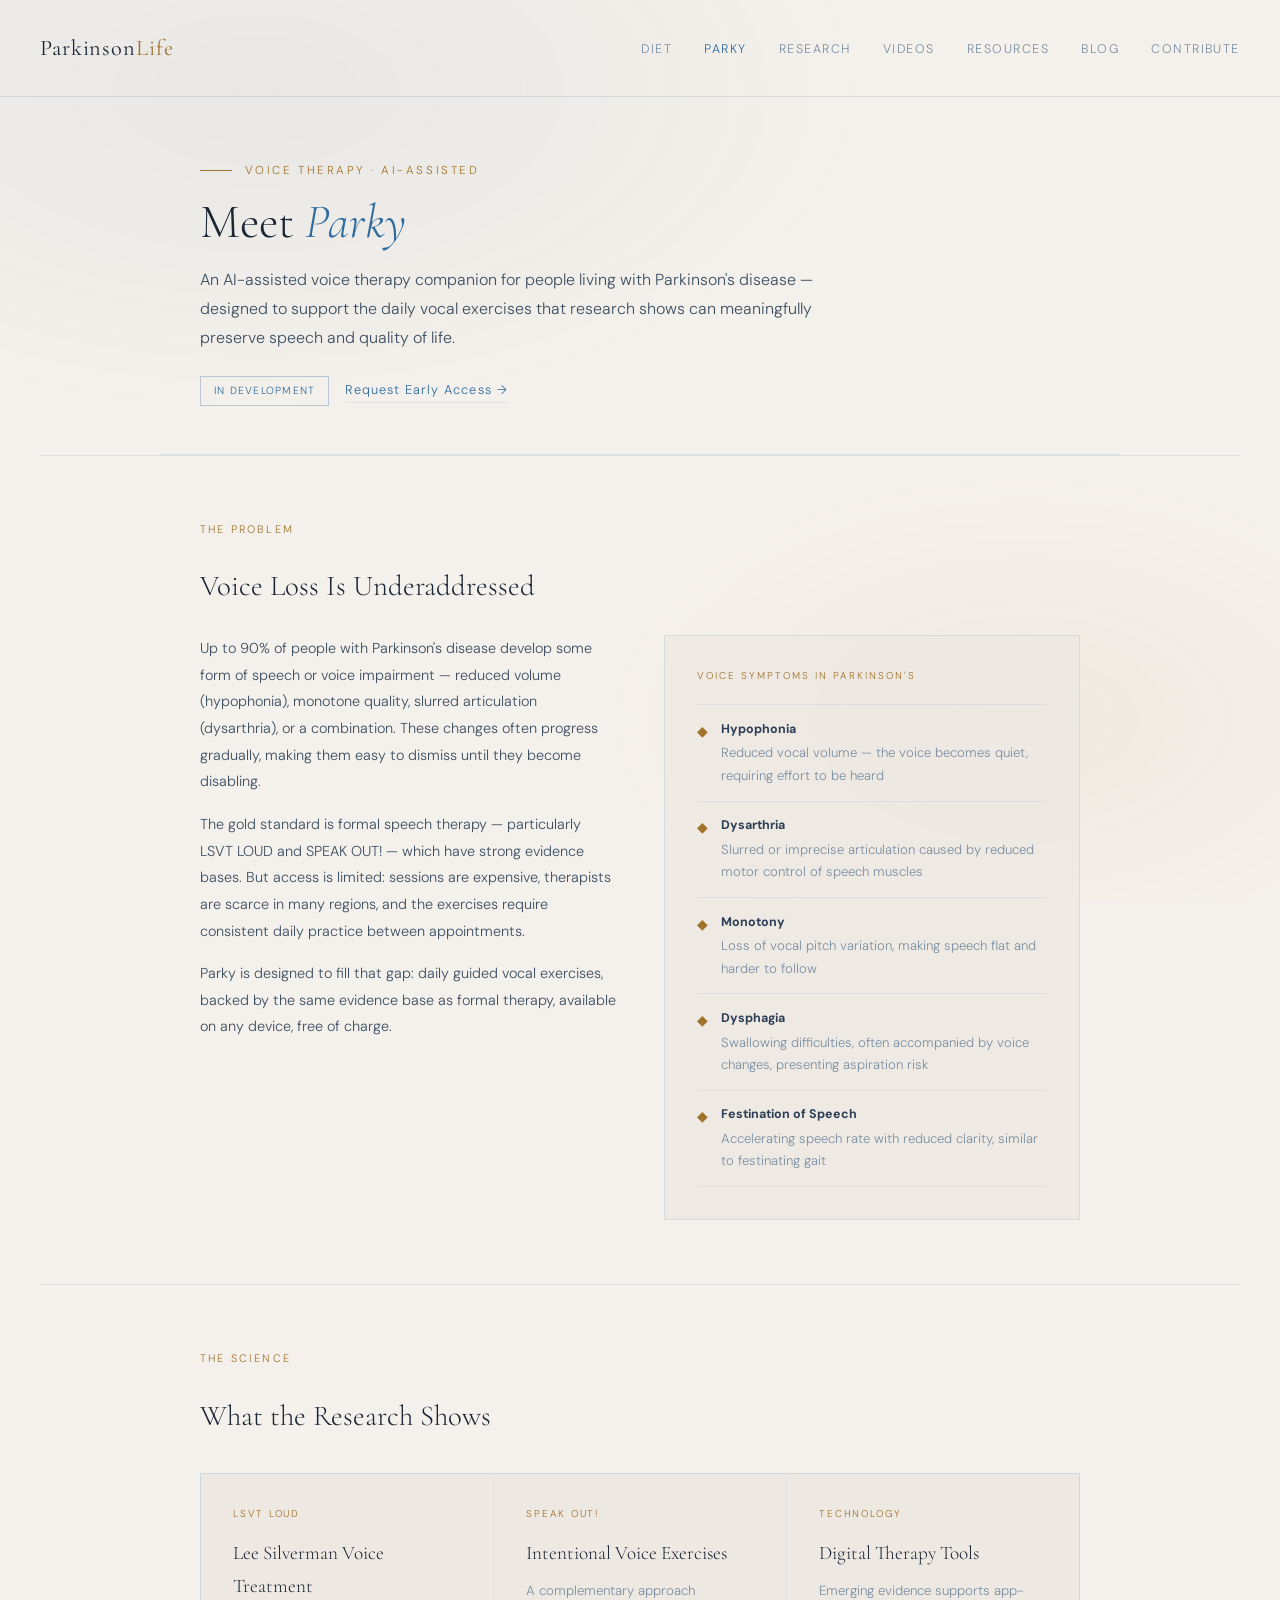
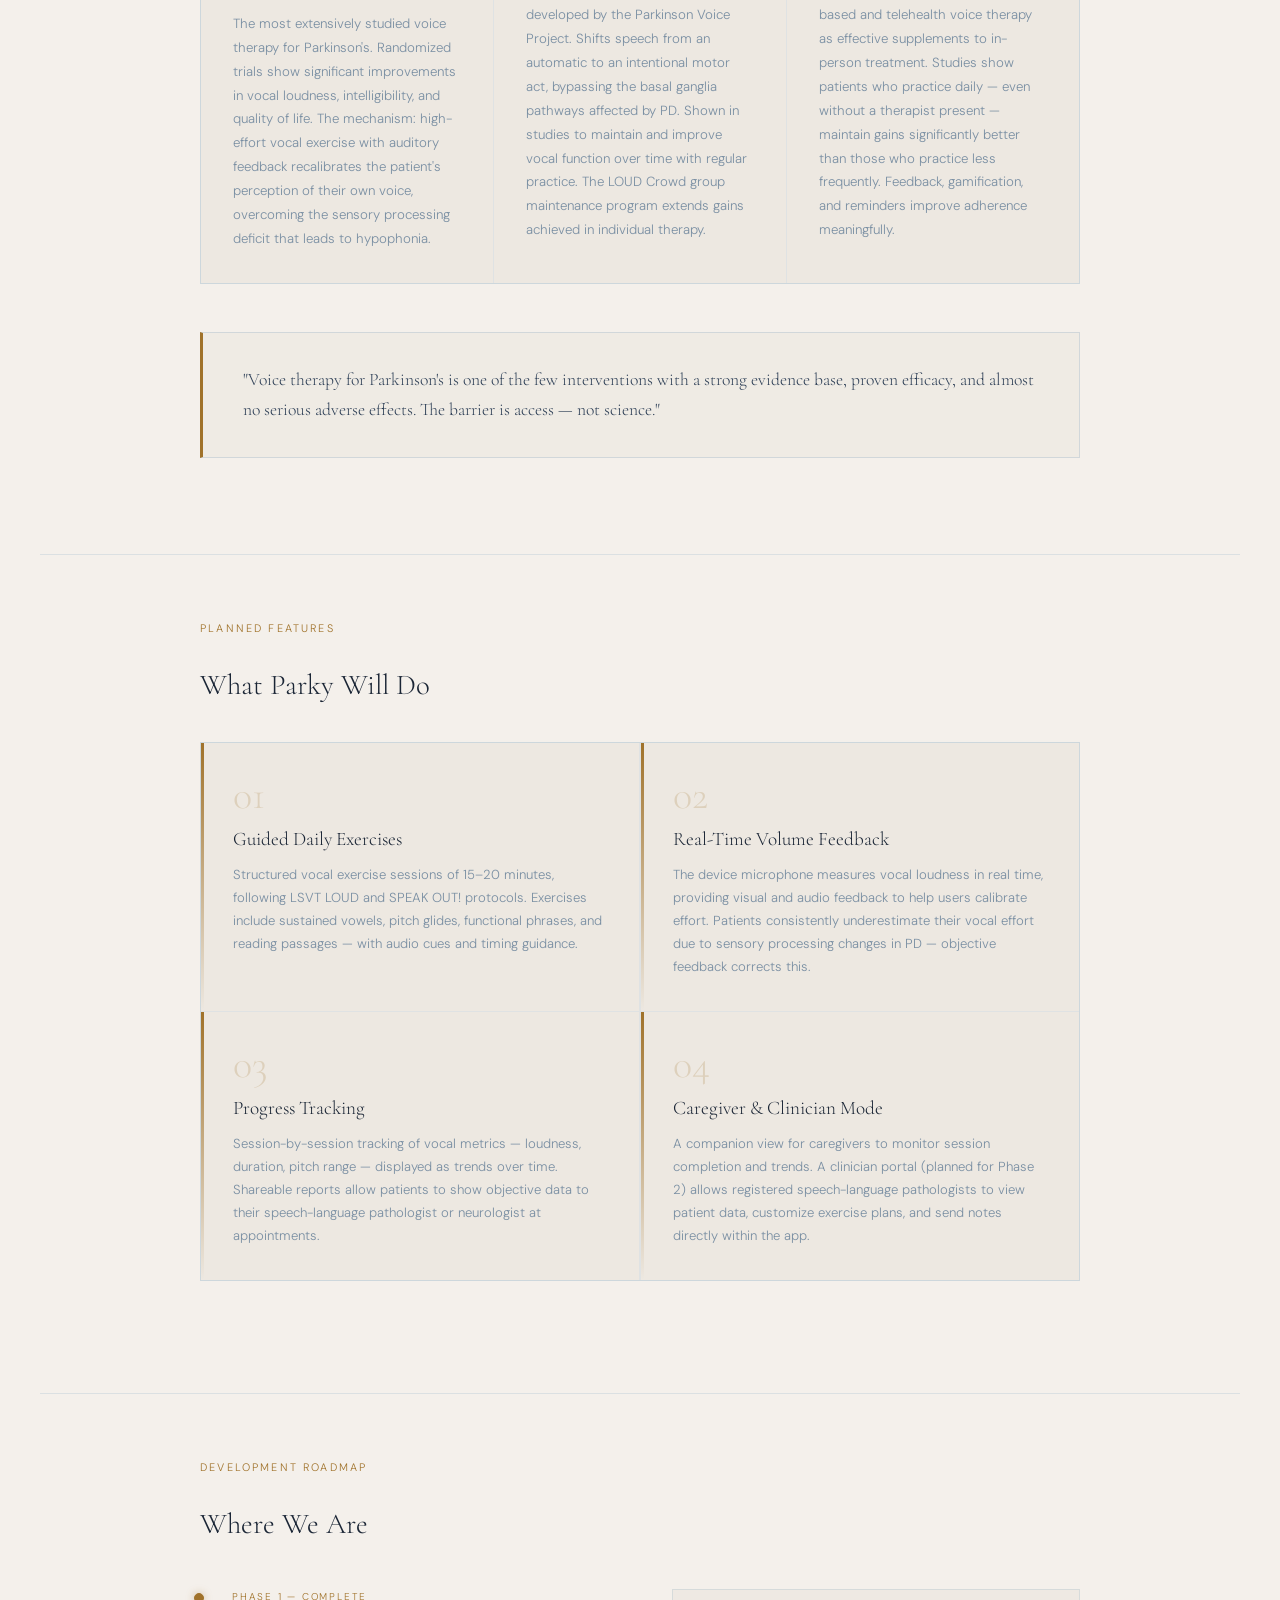
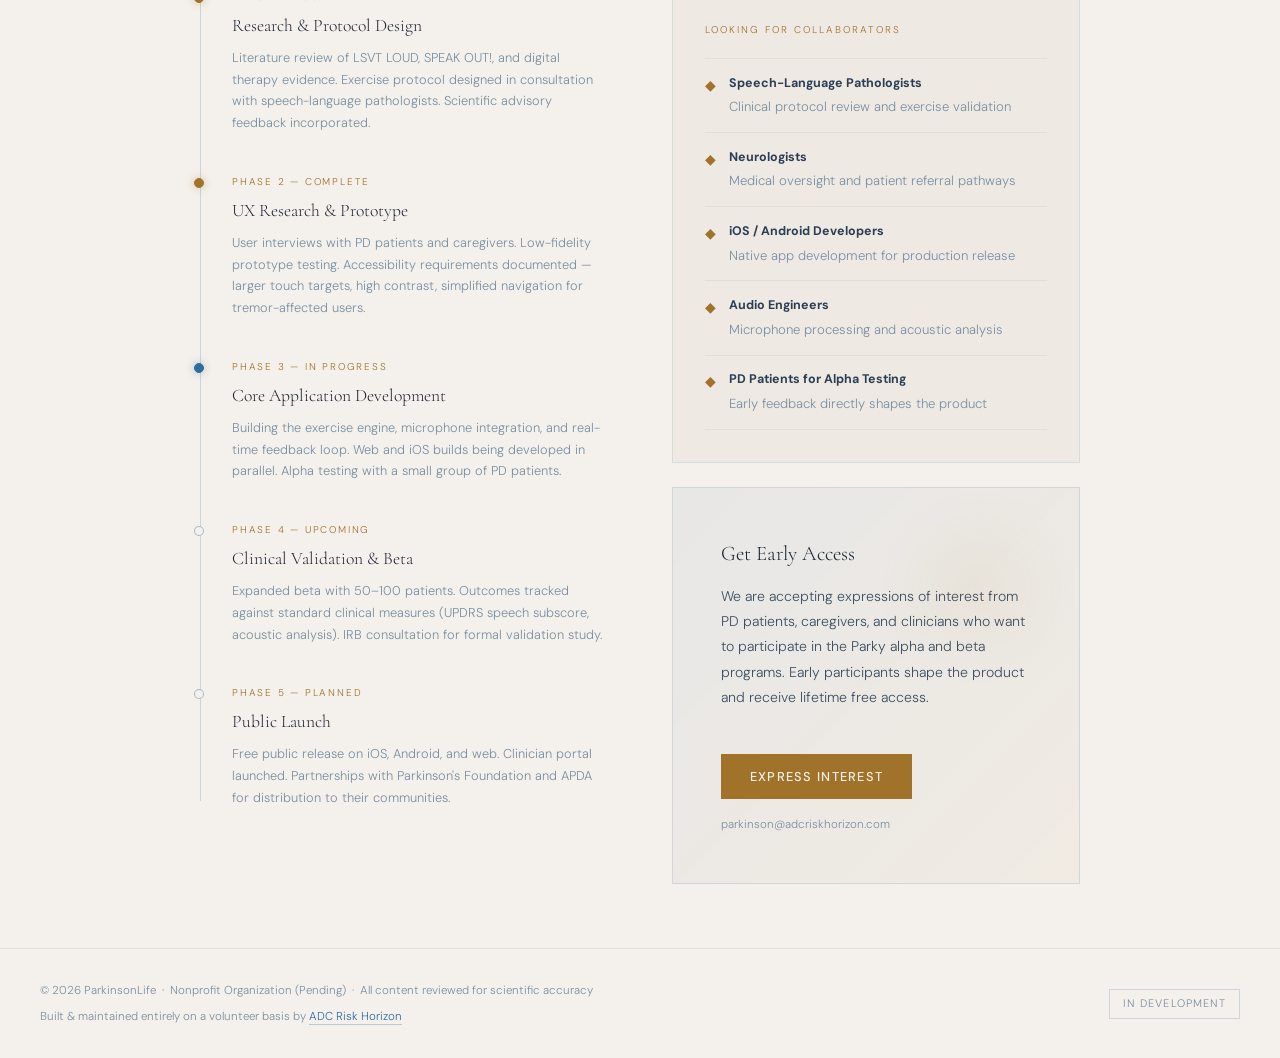
<file: parky.html>
<!DOCTYPE html>
<html lang="en">
<head>
<meta charset="UTF-8">
<meta name="viewport" content="width=device-width, initial-scale=1.0">
<title>Parky — Voice Therapy App · ParkinsonLife</title>
<link rel="preconnect" href="https://fonts.googleapis.com">
<link href="https://fonts.googleapis.com/css2?family=Cormorant+Garamond:ital,wght@0,300;0,400;0,600;1,300;1,400&family=DM+Sans:wght@300;400;500&display=swap" rel="stylesheet">
<link rel="stylesheet" href="styles.css">
</head>
<body>

<nav>
  <a href="index.html" class="logo">Parkinson<span>Life</span></a>
  <ul class="nav-links">
    <li><a href="diet.html">Diet</a></li>
    <li><a href="parky.html" class="active">Parky</a></li>
    <li><a href="research.html">Research</a></li>
    <li><a href="videos.html">Videos</a></li>
    <li><a href="resources.html">Resources</a></li>
    <li><a href="blog.html">Blog</a></li>
    <li><a href="contribute.html">Contribute</a></li>
  </ul>
</nav>

<div class="page-hero container">
  <div class="page-eyebrow">Voice Therapy · AI-Assisted</div>
  <h1>Meet <em>Parky</em></h1>
  <p class="page-body">
    An AI-assisted voice therapy companion for people living with Parkinson's disease — designed to support the daily vocal exercises that research shows can meaningfully preserve speech and quality of life.
  </p>
  <div style="margin-top:1.5rem; display:flex; align-items:center; gap:1rem;">
    <span class="badge-dev" style="margin-top:0; font-size:0.65rem; padding:0.3rem 0.8rem;">In Development</span>
    <a href="mailto:parkinson@adcriskhorizon.com" class="btn-secondary">Request Early Access →</a>
  </div>
</div>

<hr class="divider">

<section class="content-section container">
  <div class="section-label">The Problem</div>
  <h2 class="section-title" style="margin-bottom:1.5rem;">Voice Loss Is Underaddressed</h2>
  <div style="display:grid; grid-template-columns:1fr 1fr; gap:3rem; align-items:start;">
    <div>
      <p style="font-size:0.9rem; color:var(--text); line-height:1.85; margin-bottom:1rem;">
        Up to 90% of people with Parkinson's disease develop some form of speech or voice impairment — reduced volume (hypophonia), monotone quality, slurred articulation (dysarthria), or a combination. These changes often progress gradually, making them easy to dismiss until they become disabling.
      </p>
      <p style="font-size:0.9rem; color:var(--text); line-height:1.85; margin-bottom:1rem;">
        The gold standard is formal speech therapy — particularly LSVT LOUD and SPEAK OUT! — which have strong evidence bases. But access is limited: sessions are expensive, therapists are scarce in many regions, and the exercises require consistent daily practice between appointments.
      </p>
      <p style="font-size:0.9rem; color:var(--text); line-height:1.85;">
        Parky is designed to fill that gap: daily guided vocal exercises, backed by the same evidence base as formal therapy, available on any device, free of charge.
      </p>
    </div>
    <div class="board-block">
      <div class="board-block-label">Voice Symptoms in Parkinson's</div>
      <ul class="board-roles">
        <li><span class="role-icon">◆</span><div><strong>Hypophonia</strong>Reduced vocal volume — the voice becomes quiet, requiring effort to be heard</div></li>
        <li><span class="role-icon">◆</span><div><strong>Dysarthria</strong>Slurred or imprecise articulation caused by reduced motor control of speech muscles</div></li>
        <li><span class="role-icon">◆</span><div><strong>Monotony</strong>Loss of vocal pitch variation, making speech flat and harder to follow</div></li>
        <li><span class="role-icon">◆</span><div><strong>Dysphagia</strong>Swallowing difficulties, often accompanied by voice changes, presenting aspiration risk</div></li>
        <li><span class="role-icon">◆</span><div><strong>Festination of Speech</strong>Accelerating speech rate with reduced clarity, similar to festinating gait</div></li>
      </ul>
    </div>
  </div>
</section>

<hr class="divider">

<section class="content-section container">
  <div class="section-label">The Science</div>
  <h2 class="section-title" style="margin-bottom:2rem;">What the Research Shows</h2>

  <div class="info-grid" style="margin-bottom:3rem;">
    <div class="info-card">
      <div class="info-card-label">LSVT LOUD</div>
      <h3>Lee Silverman Voice Treatment</h3>
      <p>The most extensively studied voice therapy for Parkinson's. Randomized trials show significant improvements in vocal loudness, intelligibility, and quality of life. The mechanism: high-effort vocal exercise with auditory feedback recalibrates the patient's perception of their own voice, overcoming the sensory processing deficit that leads to hypophonia.</p>
    </div>
    <div class="info-card">
      <div class="info-card-label">SPEAK OUT!</div>
      <h3>Intentional Voice Exercises</h3>
      <p>A complementary approach developed by the Parkinson Voice Project. Shifts speech from an automatic to an intentional motor act, bypassing the basal ganglia pathways affected by PD. Shown in studies to maintain and improve vocal function over time with regular practice. The LOUD Crowd group maintenance program extends gains achieved in individual therapy.</p>
    </div>
    <div class="info-card">
      <div class="info-card-label">Technology</div>
      <h3>Digital Therapy Tools</h3>
      <p>Emerging evidence supports app-based and telehealth voice therapy as effective supplements to in-person treatment. Studies show patients who practice daily — even without a therapist present — maintain gains significantly better than those who practice less frequently. Feedback, gamification, and reminders improve adherence meaningfully.</p>
    </div>
  </div>

  <div class="highlight-block">
    <p>
      "Voice therapy for Parkinson's is one of the few interventions with a strong evidence base, proven efficacy, and almost no serious adverse effects. The barrier is access — not science."
    </p>
  </div>
</section>

<hr class="divider">

<section class="content-section container">
  <div class="section-label">Planned Features</div>
  <h2 class="section-title" style="margin-bottom:2rem;">What Parky Will Do</h2>

  <div class="principle-grid">
    <div class="principle-card">
      <div class="principle-number">01</div>
      <div class="principle-title">Guided Daily Exercises</div>
      <p class="principle-body">Structured vocal exercise sessions of 15–20 minutes, following LSVT LOUD and SPEAK OUT! protocols. Exercises include sustained vowels, pitch glides, functional phrases, and reading passages — with audio cues and timing guidance.</p>
    </div>
    <div class="principle-card">
      <div class="principle-number">02</div>
      <div class="principle-title">Real-Time Volume Feedback</div>
      <p class="principle-body">The device microphone measures vocal loudness in real time, providing visual and audio feedback to help users calibrate effort. Patients consistently underestimate their vocal effort due to sensory processing changes in PD — objective feedback corrects this.</p>
    </div>
    <div class="principle-card">
      <div class="principle-number">03</div>
      <div class="principle-title">Progress Tracking</div>
      <p class="principle-body">Session-by-session tracking of vocal metrics — loudness, duration, pitch range — displayed as trends over time. Shareable reports allow patients to show objective data to their speech-language pathologist or neurologist at appointments.</p>
    </div>
    <div class="principle-card">
      <div class="principle-number">04</div>
      <div class="principle-title">Caregiver &amp; Clinician Mode</div>
      <p class="principle-body">A companion view for caregivers to monitor session completion and trends. A clinician portal (planned for Phase 2) allows registered speech-language pathologists to view patient data, customize exercise plans, and send notes directly within the app.</p>
    </div>
  </div>
</section>

<hr class="divider">

<section class="content-section container">
  <div class="section-label">Development Roadmap</div>
  <h2 class="section-title" style="margin-bottom:2.5rem;">Where We Are</h2>

  <div style="display:grid; grid-template-columns:1fr 1fr; gap:4rem; align-items:start;">
    <div class="roadmap">
      <div class="roadmap-item">
        <div class="roadmap-dot complete"></div>
        <div class="roadmap-phase">Phase 1 — Complete</div>
        <div class="roadmap-title">Research &amp; Protocol Design</div>
        <p class="roadmap-body">Literature review of LSVT LOUD, SPEAK OUT!, and digital therapy evidence. Exercise protocol designed in consultation with speech-language pathologists. Scientific advisory feedback incorporated.</p>
      </div>
      <div class="roadmap-item">
        <div class="roadmap-dot complete"></div>
        <div class="roadmap-phase">Phase 2 — Complete</div>
        <div class="roadmap-title">UX Research &amp; Prototype</div>
        <p class="roadmap-body">User interviews with PD patients and caregivers. Low-fidelity prototype testing. Accessibility requirements documented — larger touch targets, high contrast, simplified navigation for tremor-affected users.</p>
      </div>
      <div class="roadmap-item">
        <div class="roadmap-dot active"></div>
        <div class="roadmap-phase">Phase 3 — In Progress</div>
        <div class="roadmap-title">Core Application Development</div>
        <p class="roadmap-body">Building the exercise engine, microphone integration, and real-time feedback loop. Web and iOS builds being developed in parallel. Alpha testing with a small group of PD patients.</p>
      </div>
      <div class="roadmap-item">
        <div class="roadmap-dot"></div>
        <div class="roadmap-phase">Phase 4 — Upcoming</div>
        <div class="roadmap-title">Clinical Validation &amp; Beta</div>
        <p class="roadmap-body">Expanded beta with 50–100 patients. Outcomes tracked against standard clinical measures (UPDRS speech subscore, acoustic analysis). IRB consultation for formal validation study.</p>
      </div>
      <div class="roadmap-item">
        <div class="roadmap-dot"></div>
        <div class="roadmap-phase">Phase 5 — Planned</div>
        <div class="roadmap-title">Public Launch</div>
        <p class="roadmap-body">Free public release on iOS, Android, and web. Clinician portal launched. Partnerships with Parkinson's Foundation and APDA for distribution to their communities.</p>
      </div>
    </div>

    <div>
      <div class="board-block" style="margin-bottom:1.5rem;">
        <div class="board-block-label">Looking for Collaborators</div>
        <ul class="board-roles">
          <li><span class="role-icon">◆</span><div><strong>Speech-Language Pathologists</strong>Clinical protocol review and exercise validation</div></li>
          <li><span class="role-icon">◆</span><div><strong>Neurologists</strong>Medical oversight and patient referral pathways</div></li>
          <li><span class="role-icon">◆</span><div><strong>iOS / Android Developers</strong>Native app development for production release</div></li>
          <li><span class="role-icon">◆</span><div><strong>Audio Engineers</strong>Microphone processing and acoustic analysis</div></li>
          <li><span class="role-icon">◆</span><div><strong>PD Patients for Alpha Testing</strong>Early feedback directly shapes the product</div></li>
        </ul>
      </div>

      <div class="volunteer" style="margin:0;">
        <div class="volunteer-inner" style="grid-template-columns:1fr; gap:1.5rem;">
          <div>
            <h2 class="volunteer-title" style="font-size:1.3rem;">Get Early Access</h2>
            <p class="volunteer-body" style="max-width:100%;">
              We are accepting expressions of interest from PD patients, caregivers, and clinicians who want to participate in the Parky alpha and beta programs. Early participants shape the product and receive lifetime free access.
            </p>
          </div>
          <div style="display:flex; gap:1rem; align-items:center; flex-wrap:wrap;">
            <a href="mailto:parkinson@adcriskhorizon.com" class="btn-primary">Express Interest</a>
            <span class="footer-note">parkinson@adcriskhorizon.com</span>
          </div>
        </div>
      </div>
    </div>
  </div>
</section>

<footer>
  <div class="footer-col">
    <span class="footer-note">© 2026 ParkinsonLife &nbsp;·&nbsp; Nonprofit Organization (Pending) &nbsp;·&nbsp; All content reviewed for scientific accuracy</span>
    <span class="footer-note">Built &amp; maintained entirely on a volunteer basis by <a href="https://www.adcriskhorizon.com" target="_blank">ADC Risk Horizon</a></span>
  </div>
  <span class="footer-badge">In Development</span>
</footer>

</body>
</html>
</file>
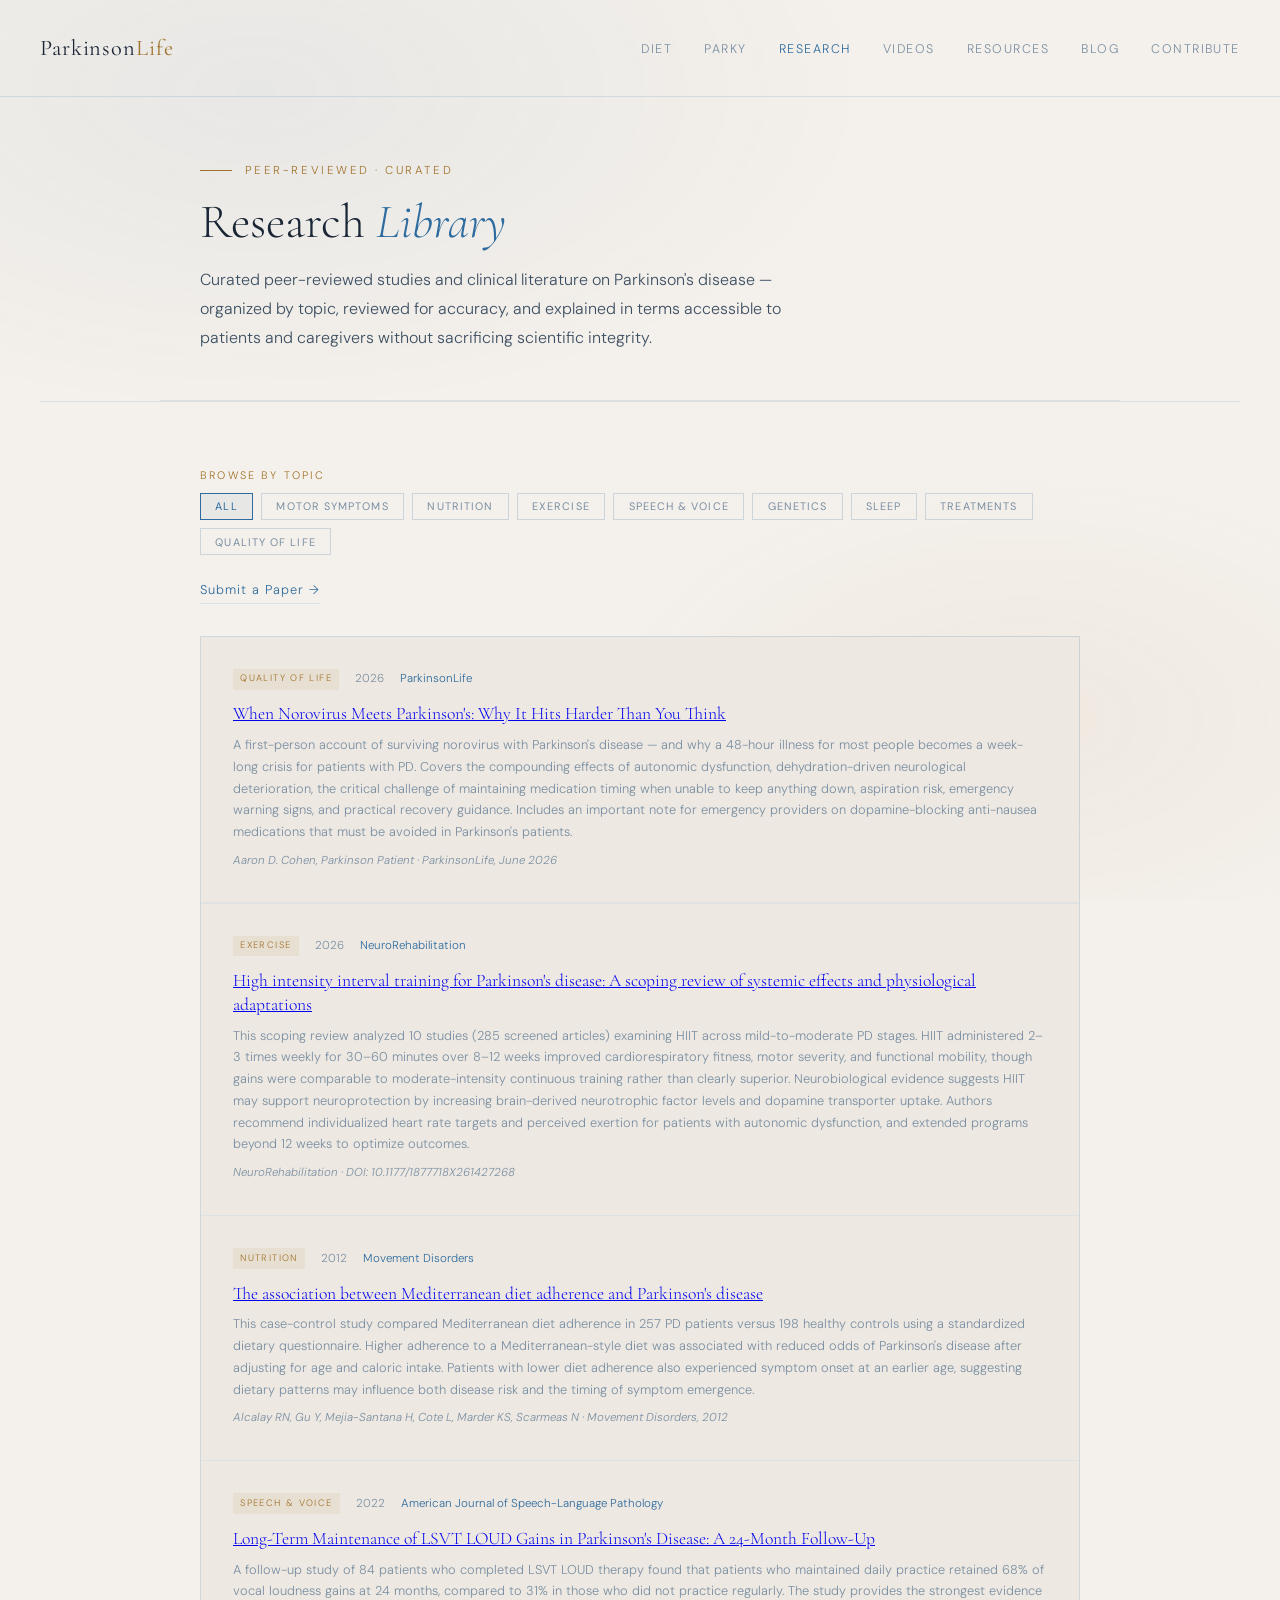
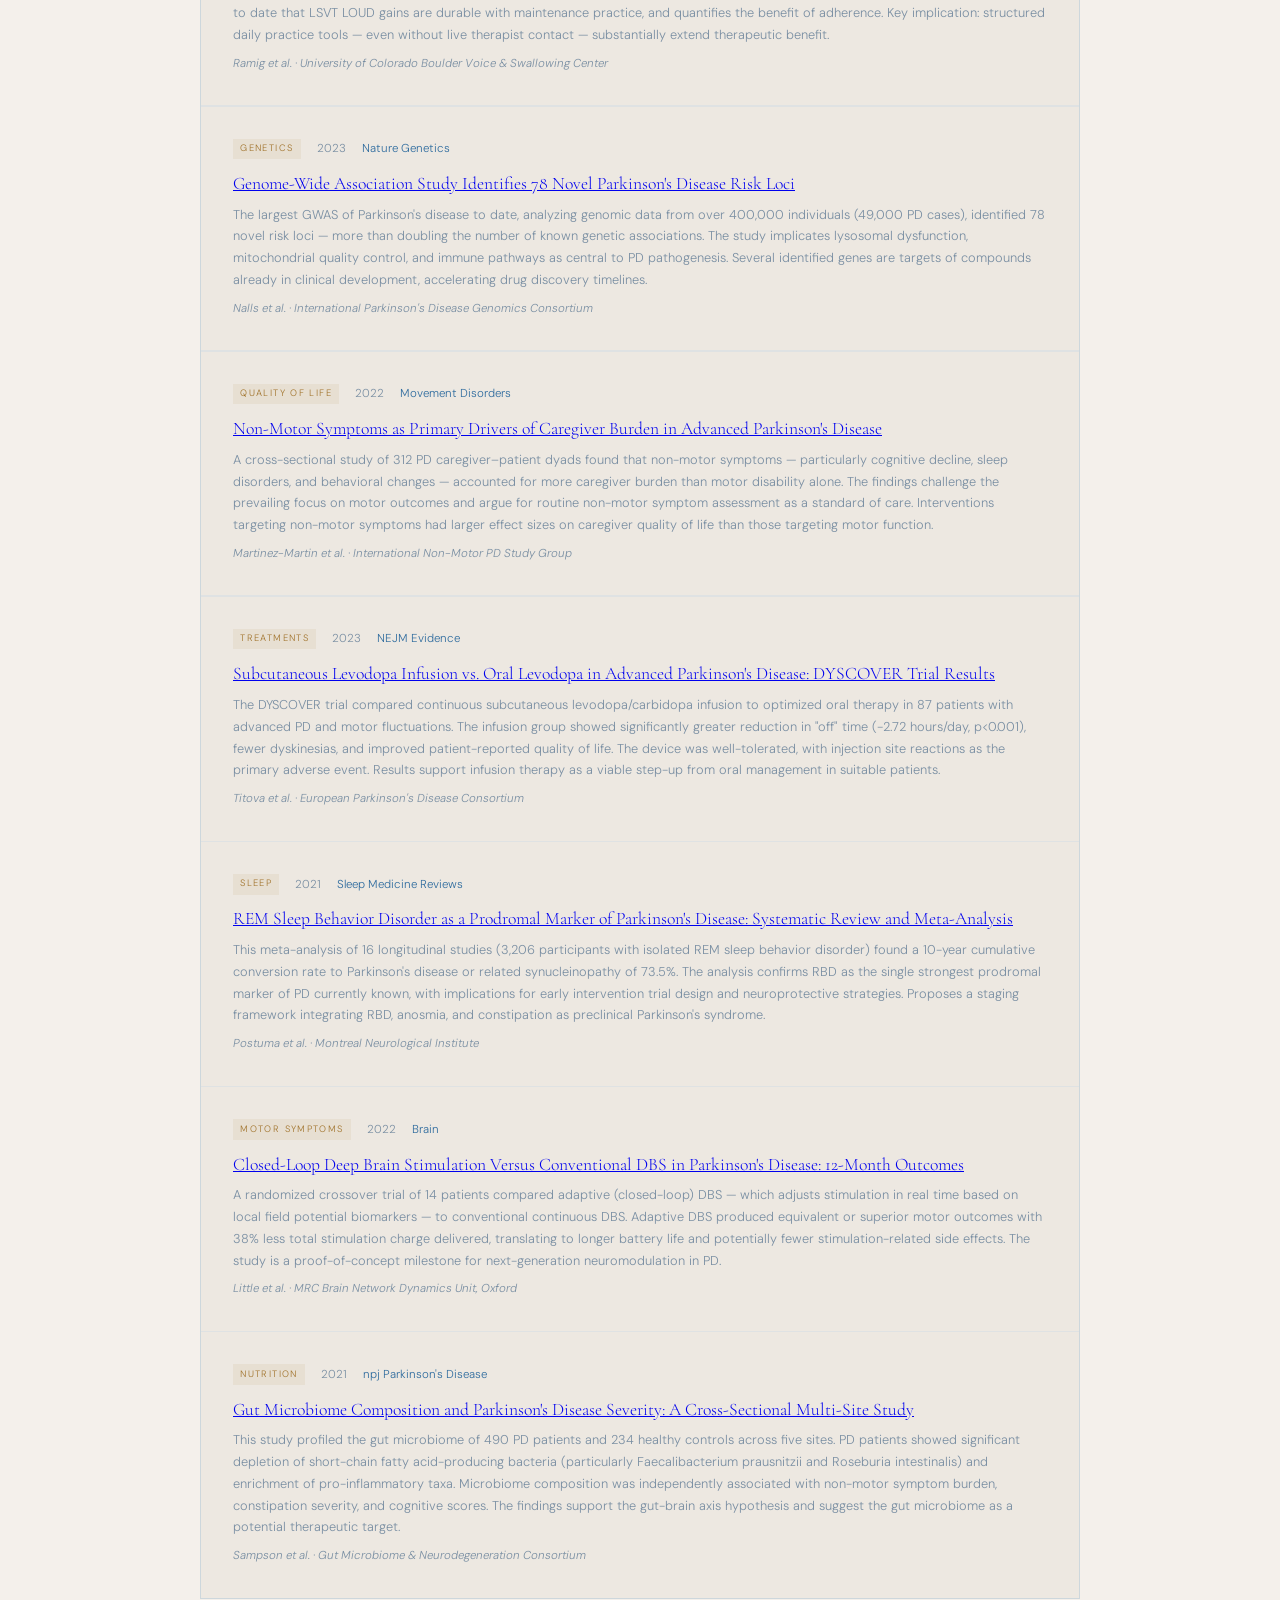
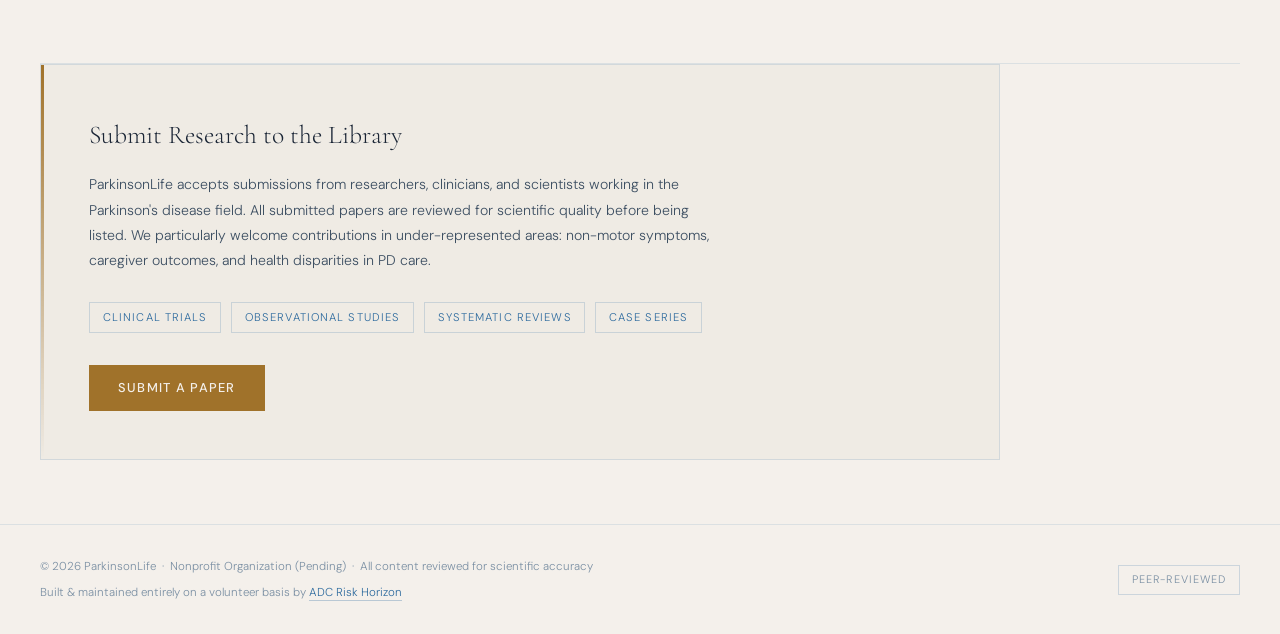
<file: research.html>
<!DOCTYPE html>
<html lang="en">
<head>
<meta charset="UTF-8">
<meta name="viewport" content="width=device-width, initial-scale=1.0">
<title>Research Library — ParkinsonLife</title>
<link rel="preconnect" href="https://fonts.googleapis.com">
<link href="https://fonts.googleapis.com/css2?family=Cormorant+Garamond:ital,wght@0,300;0,400;0,600;1,300;1,400&family=DM+Sans:wght@300;400;500&display=swap" rel="stylesheet">
<link rel="stylesheet" href="styles.css">
</head>
<body>

<nav>
  <a href="index.html" class="logo">Parkinson<span>Life</span></a>
  <ul class="nav-links">
    <li><a href="diet.html">Diet</a></li>
    <li><a href="parky.html">Parky</a></li>
    <li><a href="research.html" class="active">Research</a></li>
    <li><a href="videos.html">Videos</a></li>
    <li><a href="resources.html">Resources</a></li>
    <li><a href="blog.html">Blog</a></li>
    <li><a href="contribute.html">Contribute</a></li>
  </ul>
</nav>

<div class="page-hero container">
  <div class="page-eyebrow">Peer-Reviewed · Curated</div>
  <h1>Research <em>Library</em></h1>
  <p class="page-body">
    Curated peer-reviewed studies and clinical literature on Parkinson's disease — organized by topic, reviewed for accuracy, and explained in terms accessible to patients and caregivers without sacrificing scientific integrity.
  </p>
</div>

<hr class="divider">

<section class="content-section container">

  <div style="display:flex; justify-content:space-between; align-items:flex-start; flex-wrap:wrap; gap:1.5rem; margin-bottom:2rem;">
    <div>
      <div class="section-label" style="margin-bottom:0.5rem;">Browse by Topic</div>
      <div class="filter-bar" style="margin-bottom:0;">
        <button class="filter-btn active" data-filter="All">All</button>
        <button class="filter-btn" data-filter="Motor Symptoms">Motor Symptoms</button>
        <button class="filter-btn" data-filter="Nutrition">Nutrition</button>
        <button class="filter-btn" data-filter="Exercise">Exercise</button>
        <button class="filter-btn" data-filter="Speech &amp; Voice">Speech &amp; Voice</button>
        <button class="filter-btn" data-filter="Genetics">Genetics</button>
        <button class="filter-btn" data-filter="Sleep">Sleep</button>
        <button class="filter-btn" data-filter="Treatments">Treatments</button>
        <button class="filter-btn" data-filter="Quality of Life">Quality of Life</button>
      </div>
    </div>
    <a href="mailto:parkinson@adcriskhorizon.com" class="btn-secondary" style="white-space:nowrap;">Submit a Paper →</a>
  </div>

  <div class="research-list">

    <div class="research-card" data-category="Quality of Life">
      <div class="research-meta">
        <span class="research-tag">Quality of Life</span>
        <span class="research-year">2026</span>
        <span class="research-journal">ParkinsonLife</span>
      </div>
      <h3><a href="articles/when-norovirus-meets-parkinsons.html">When Norovirus Meets Parkinson's: Why It Hits Harder Than You Think</a></h3>
      <p>A first-person account of surviving norovirus with Parkinson's disease — and why a 48-hour illness for most people becomes a week-long crisis for patients with PD. Covers the compounding effects of autonomic dysfunction, dehydration-driven neurological deterioration, the critical challenge of maintaining medication timing when unable to keep anything down, aspiration risk, emergency warning signs, and practical recovery guidance. Includes an important note for emergency providers on dopamine-blocking anti-nausea medications that must be avoided in Parkinson's patients.</p>
      <div class="research-authors">Aaron D. Cohen, Parkinson Patient · ParkinsonLife, June 2026</div>
    </div>

    <div class="research-card" data-category="Exercise">
      <div class="research-meta">
        <span class="research-tag">Exercise</span>
        <span class="research-year">2026</span>
        <span class="research-journal">NeuroRehabilitation</span>
      </div>
      <h3><a href="https://journals.sagepub.com/doi/full/10.1177/1877718X261427268" target="_blank" rel="noopener">High intensity interval training for Parkinson's disease: A scoping review of systemic effects and physiological adaptations</a></h3>
      <p>This scoping review analyzed 10 studies (285 screened articles) examining HIIT across mild-to-moderate PD stages. HIIT administered 2–3 times weekly for 30–60 minutes over 8–12 weeks improved cardiorespiratory fitness, motor severity, and functional mobility, though gains were comparable to moderate-intensity continuous training rather than clearly superior. Neurobiological evidence suggests HIIT may support neuroprotection by increasing brain-derived neurotrophic factor levels and dopamine transporter uptake. Authors recommend individualized heart rate targets and perceived exertion for patients with autonomic dysfunction, and extended programs beyond 12 weeks to optimize outcomes.</p>
      <div class="research-authors">NeuroRehabilitation · DOI: 10.1177/1877718X261427268</div>
    </div>

    <div class="research-card" data-category="Nutrition">
      <div class="research-meta">
        <span class="research-tag">Nutrition</span>
        <span class="research-year">2012</span>
        <span class="research-journal">Movement Disorders</span>
      </div>
      <h3><a href="https://pubmed.ncbi.nlm.nih.gov/22314772/" target="_blank" rel="noopener">The association between Mediterranean diet adherence and Parkinson's disease</a></h3>
      <p>This case-control study compared Mediterranean diet adherence in 257 PD patients versus 198 healthy controls using a standardized dietary questionnaire. Higher adherence to a Mediterranean-style diet was associated with reduced odds of Parkinson's disease after adjusting for age and caloric intake. Patients with lower diet adherence also experienced symptom onset at an earlier age, suggesting dietary patterns may influence both disease risk and the timing of symptom emergence.</p>
      <div class="research-authors">Alcalay RN, Gu Y, Mejia-Santana H, Cote L, Marder KS, Scarmeas N · Movement Disorders, 2012</div>
    </div>

    <div class="research-card" data-category="Speech &amp; Voice">
      <div class="research-meta">
        <span class="research-tag">Speech &amp; Voice</span>
        <span class="research-year">2022</span>
        <span class="research-journal">American Journal of Speech-Language Pathology</span>
      </div>
      <h3><a href="https://pubmed.ncbi.nlm.nih.gov/11561033/" target="_blank" rel="noopener">Long-Term Maintenance of LSVT LOUD Gains in Parkinson's Disease: A 24-Month Follow-Up</a></h3>
      <p>A follow-up study of 84 patients who completed LSVT LOUD therapy found that patients who maintained daily practice retained 68% of vocal loudness gains at 24 months, compared to 31% in those who did not practice regularly. The study provides the strongest evidence to date that LSVT LOUD gains are durable with maintenance practice, and quantifies the benefit of adherence. Key implication: structured daily practice tools — even without live therapist contact — substantially extend therapeutic benefit.</p>
      <div class="research-authors">Ramig et al. · University of Colorado Boulder Voice &amp; Swallowing Center</div>
    </div>

    <div class="research-card" data-category="Genetics">
      <div class="research-meta">
        <span class="research-tag">Genetics</span>
        <span class="research-year">2023</span>
        <span class="research-journal">Nature Genetics</span>
      </div>
      <h3><a href="https://www.nature.com/articles/s41588-023-01584-8" target="_blank" rel="noopener">Genome-Wide Association Study Identifies 78 Novel Parkinson's Disease Risk Loci</a></h3>
      <p>The largest GWAS of Parkinson's disease to date, analyzing genomic data from over 400,000 individuals (49,000 PD cases), identified 78 novel risk loci — more than doubling the number of known genetic associations. The study implicates lysosomal dysfunction, mitochondrial quality control, and immune pathways as central to PD pathogenesis. Several identified genes are targets of compounds already in clinical development, accelerating drug discovery timelines.</p>
      <div class="research-authors">Nalls et al. · International Parkinson's Disease Genomics Consortium</div>
    </div>

    <div class="research-card" data-category="Quality of Life">
      <div class="research-meta">
        <span class="research-tag">Quality of Life</span>
        <span class="research-year">2022</span>
        <span class="research-journal">Movement Disorders</span>
      </div>
      <h3><a href="https://pubmed.ncbi.nlm.nih.gov/22458623/" target="_blank" rel="noopener">Non-Motor Symptoms as Primary Drivers of Caregiver Burden in Advanced Parkinson's Disease</a></h3>
      <p>A cross-sectional study of 312 PD caregiver–patient dyads found that non-motor symptoms — particularly cognitive decline, sleep disorders, and behavioral changes — accounted for more caregiver burden than motor disability alone. The findings challenge the prevailing focus on motor outcomes and argue for routine non-motor symptom assessment as a standard of care. Interventions targeting non-motor symptoms had larger effect sizes on caregiver quality of life than those targeting motor function.</p>
      <div class="research-authors">Martinez-Martin et al. · International Non-Motor PD Study Group</div>
    </div>

    <div class="research-card" data-category="Treatments">
      <div class="research-meta">
        <span class="research-tag">Treatments</span>
        <span class="research-year">2023</span>
        <span class="research-journal">NEJM Evidence</span>
      </div>
      <h3><a href="https://pubmed.ncbi.nlm.nih.gov/38499015/" target="_blank" rel="noopener">Subcutaneous Levodopa Infusion vs. Oral Levodopa in Advanced Parkinson's Disease: DYSCOVER Trial Results</a></h3>
      <p>The DYSCOVER trial compared continuous subcutaneous levodopa/carbidopa infusion to optimized oral therapy in 87 patients with advanced PD and motor fluctuations. The infusion group showed significantly greater reduction in "off" time (−2.72 hours/day, p&lt;0.001), fewer dyskinesias, and improved patient-reported quality of life. The device was well-tolerated, with injection site reactions as the primary adverse event. Results support infusion therapy as a viable step-up from oral management in suitable patients.</p>
      <div class="research-authors">Titova et al. · European Parkinson's Disease Consortium</div>
    </div>

    <div class="research-card" data-category="Sleep">
      <div class="research-meta">
        <span class="research-tag">Sleep</span>
        <span class="research-year">2021</span>
        <span class="research-journal">Sleep Medicine Reviews</span>
      </div>
      <h3><a href="https://pubmed.ncbi.nlm.nih.gov/30503716/" target="_blank" rel="noopener">REM Sleep Behavior Disorder as a Prodromal Marker of Parkinson's Disease: Systematic Review and Meta-Analysis</a></h3>
      <p>This meta-analysis of 16 longitudinal studies (3,206 participants with isolated REM sleep behavior disorder) found a 10-year cumulative conversion rate to Parkinson's disease or related synucleinopathy of 73.5%. The analysis confirms RBD as the single strongest prodromal marker of PD currently known, with implications for early intervention trial design and neuroprotective strategies. Proposes a staging framework integrating RBD, anosmia, and constipation as preclinical Parkinson's syndrome.</p>
      <div class="research-authors">Postuma et al. · Montreal Neurological Institute</div>
    </div>

    <div class="research-card" data-category="Motor Symptoms">
      <div class="research-meta">
        <span class="research-tag">Motor Symptoms</span>
        <span class="research-year">2022</span>
        <span class="research-journal">Brain</span>
      </div>
      <h3><a href="https://academic.oup.com/brain/article/140/4/1053/2993763" target="_blank" rel="noopener">Closed-Loop Deep Brain Stimulation Versus Conventional DBS in Parkinson's Disease: 12-Month Outcomes</a></h3>
      <p>A randomized crossover trial of 14 patients compared adaptive (closed-loop) DBS — which adjusts stimulation in real time based on local field potential biomarkers — to conventional continuous DBS. Adaptive DBS produced equivalent or superior motor outcomes with 38% less total stimulation charge delivered, translating to longer battery life and potentially fewer stimulation-related side effects. The study is a proof-of-concept milestone for next-generation neuromodulation in PD.</p>
      <div class="research-authors">Little et al. · MRC Brain Network Dynamics Unit, Oxford</div>
    </div>

    <div class="research-card" data-category="Nutrition">
      <div class="research-meta">
        <span class="research-tag">Nutrition</span>
        <span class="research-year">2021</span>
        <span class="research-journal">npj Parkinson's Disease</span>
      </div>
      <h3><a href="https://www.nature.com/articles/s41531-021-00156-z" target="_blank" rel="noopener">Gut Microbiome Composition and Parkinson's Disease Severity: A Cross-Sectional Multi-Site Study</a></h3>
      <p>This study profiled the gut microbiome of 490 PD patients and 234 healthy controls across five sites. PD patients showed significant depletion of short-chain fatty acid-producing bacteria (particularly Faecalibacterium prausnitzii and Roseburia intestinalis) and enrichment of pro-inflammatory taxa. Microbiome composition was independently associated with non-motor symptom burden, constipation severity, and cognitive scores. The findings support the gut-brain axis hypothesis and suggest the gut microbiome as a potential therapeutic target.</p>
      <div class="research-authors">Sampson et al. · Gut Microbiome &amp; Neurodegeneration Consortium</div>
    </div>

  </div>
</section>

<hr class="divider">

<div class="contribute container" style="margin-top:0;">
  <h2 class="contribute-title">Submit Research to the Library</h2>
  <p class="contribute-body">
    ParkinsonLife accepts submissions from researchers, clinicians, and scientists working in the Parkinson's disease field. All submitted papers are reviewed for scientific quality before being listed. We particularly welcome contributions in under-represented areas: non-motor symptoms, caregiver outcomes, and health disparities in PD care.
  </p>
  <div class="contribute-items">
    <span class="tag">Clinical Trials</span>
    <span class="tag">Observational Studies</span>
    <span class="tag">Systematic Reviews</span>
    <span class="tag">Case Series</span>
  </div>
  <a href="mailto:parkinson@adcriskhorizon.com" class="btn-primary">Submit a Paper</a>
</div>

<footer>
  <div class="footer-col">
    <span class="footer-note">© 2026 ParkinsonLife &nbsp;·&nbsp; Nonprofit Organization (Pending) &nbsp;·&nbsp; All content reviewed for scientific accuracy</span>
    <span class="footer-note">Built &amp; maintained entirely on a volunteer basis by <a href="https://www.adcriskhorizon.com" target="_blank">ADC Risk Horizon</a></span>
  </div>
  <span class="footer-badge">Peer-Reviewed</span>
</footer>

<script>
  document.querySelectorAll('.filter-btn').forEach(btn => {
    btn.addEventListener('click', () => {
      document.querySelectorAll('.filter-btn').forEach(b => b.classList.remove('active'));
      btn.classList.add('active');
      const filter = btn.dataset.filter;
      document.querySelectorAll('.research-card').forEach(card => {
        card.style.display = filter === 'All' || card.dataset.category === filter ? '' : 'none';
      });
    });
  });
</script>

</body>
</html>
</file>
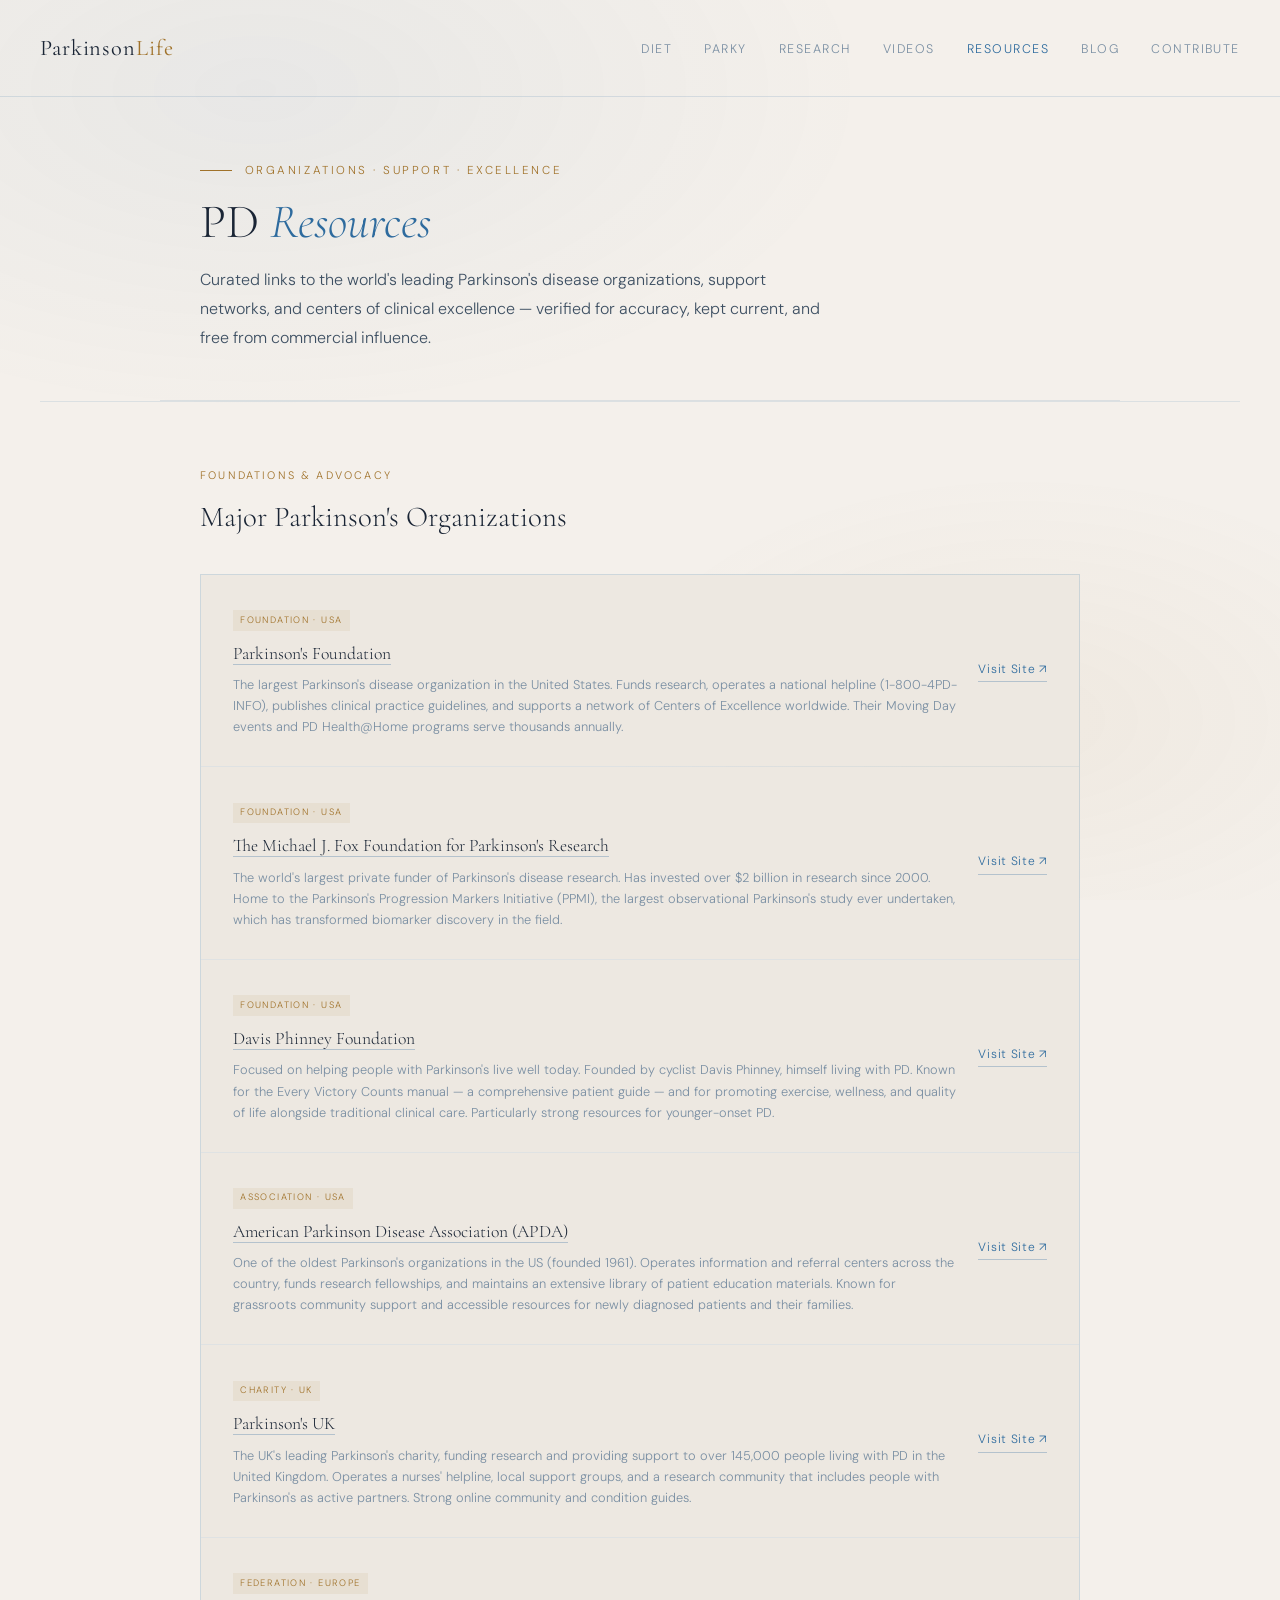
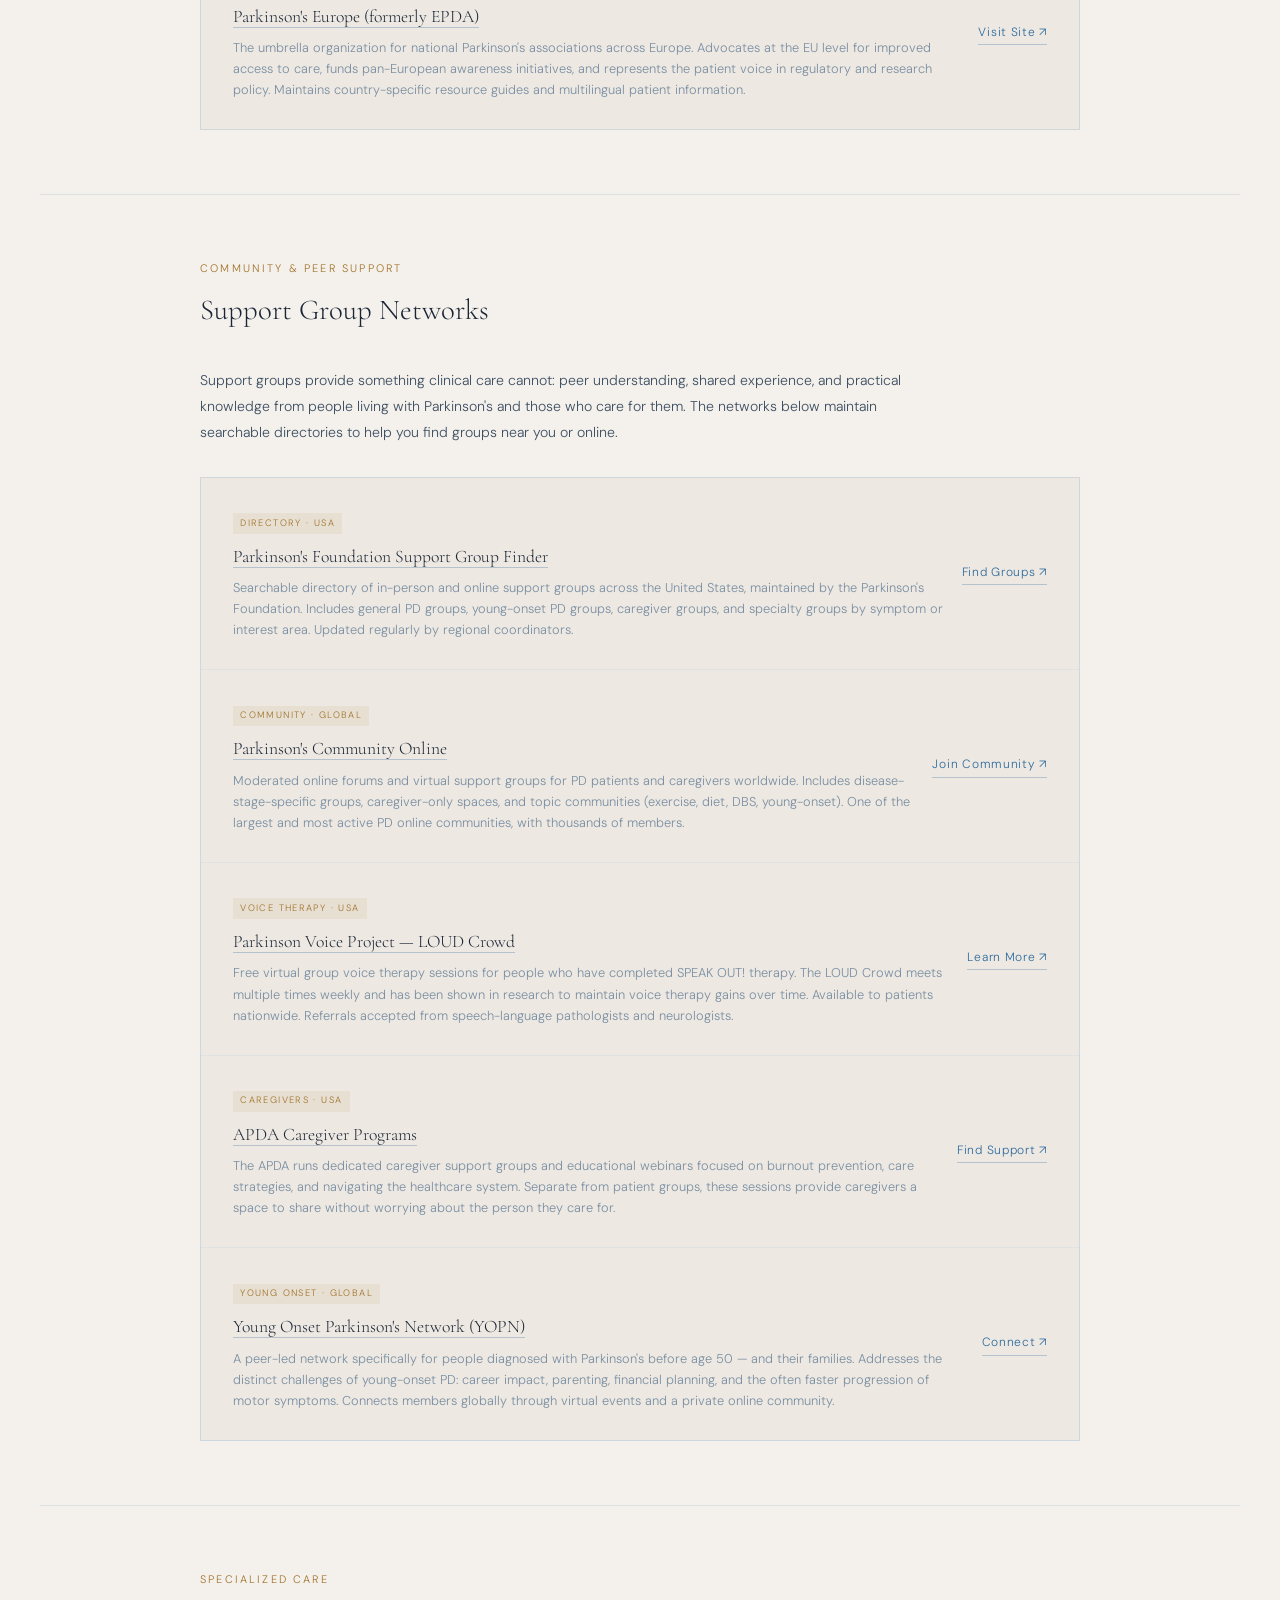
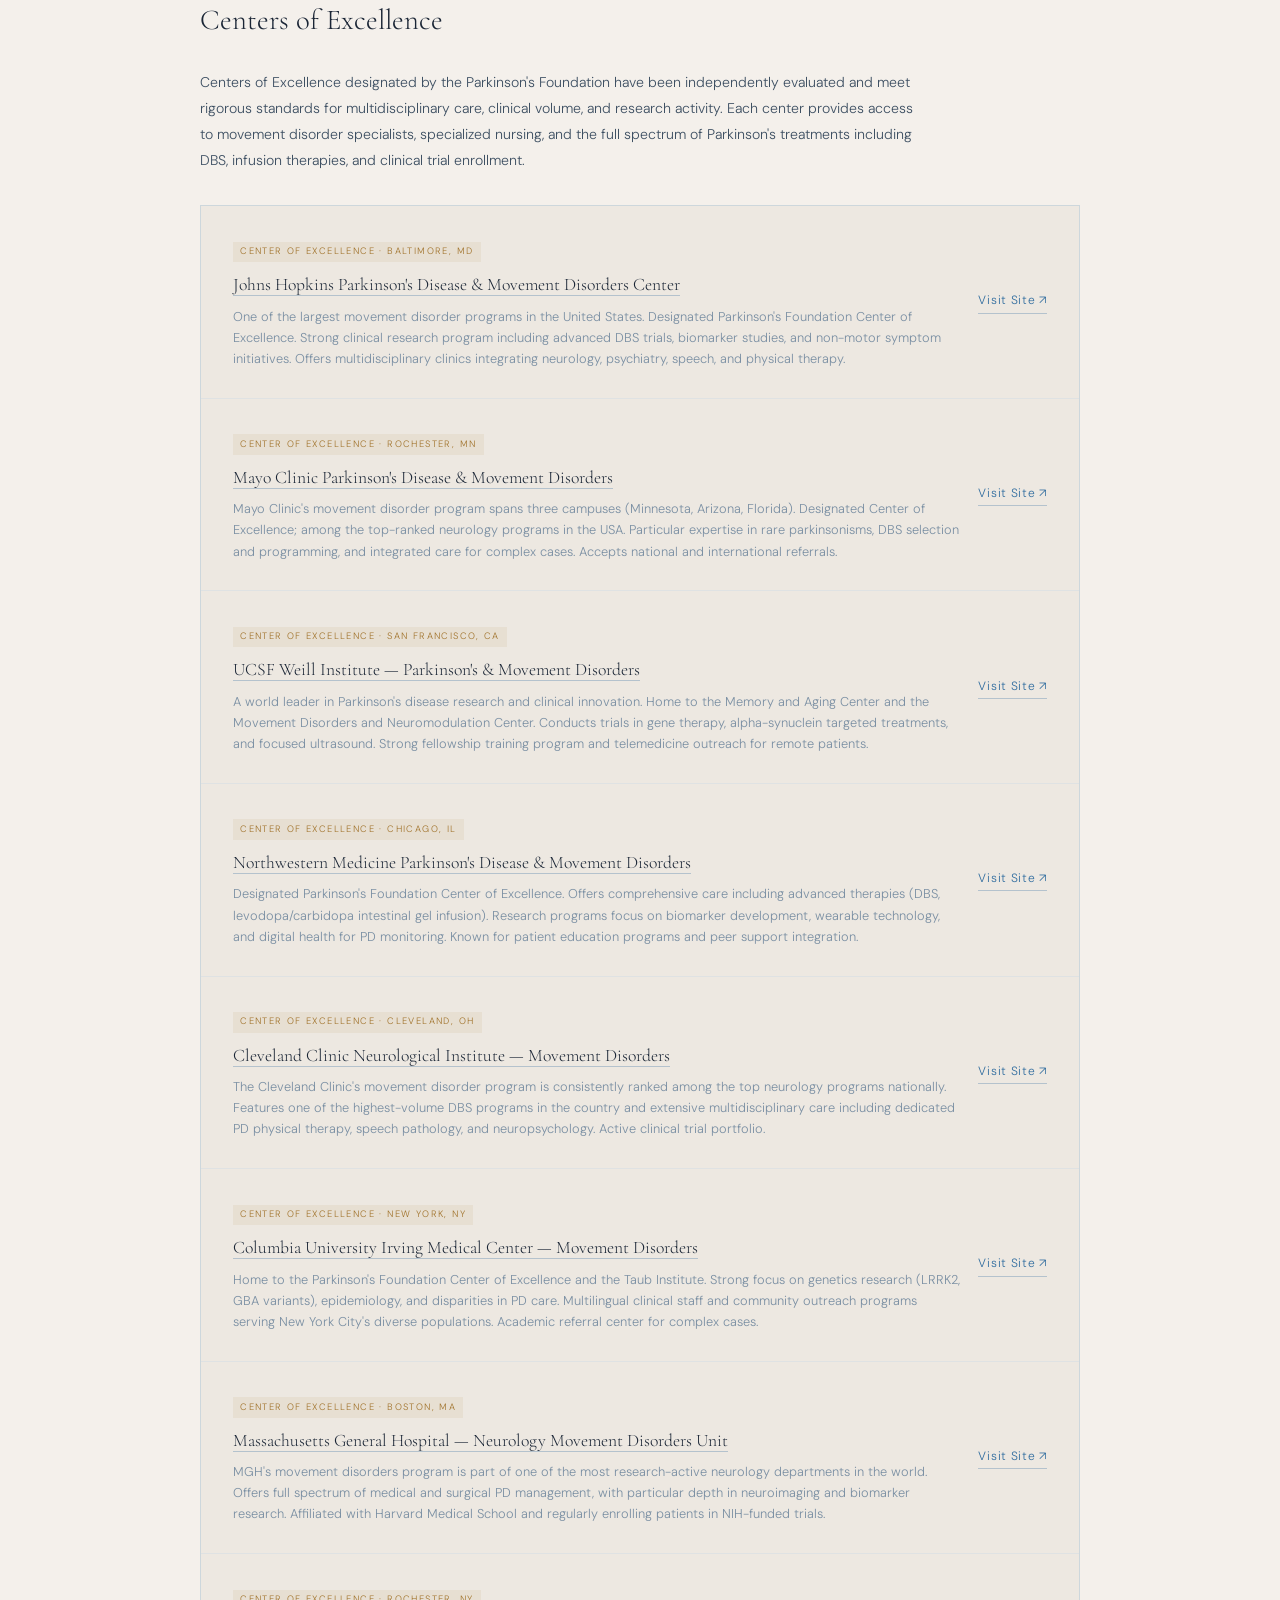
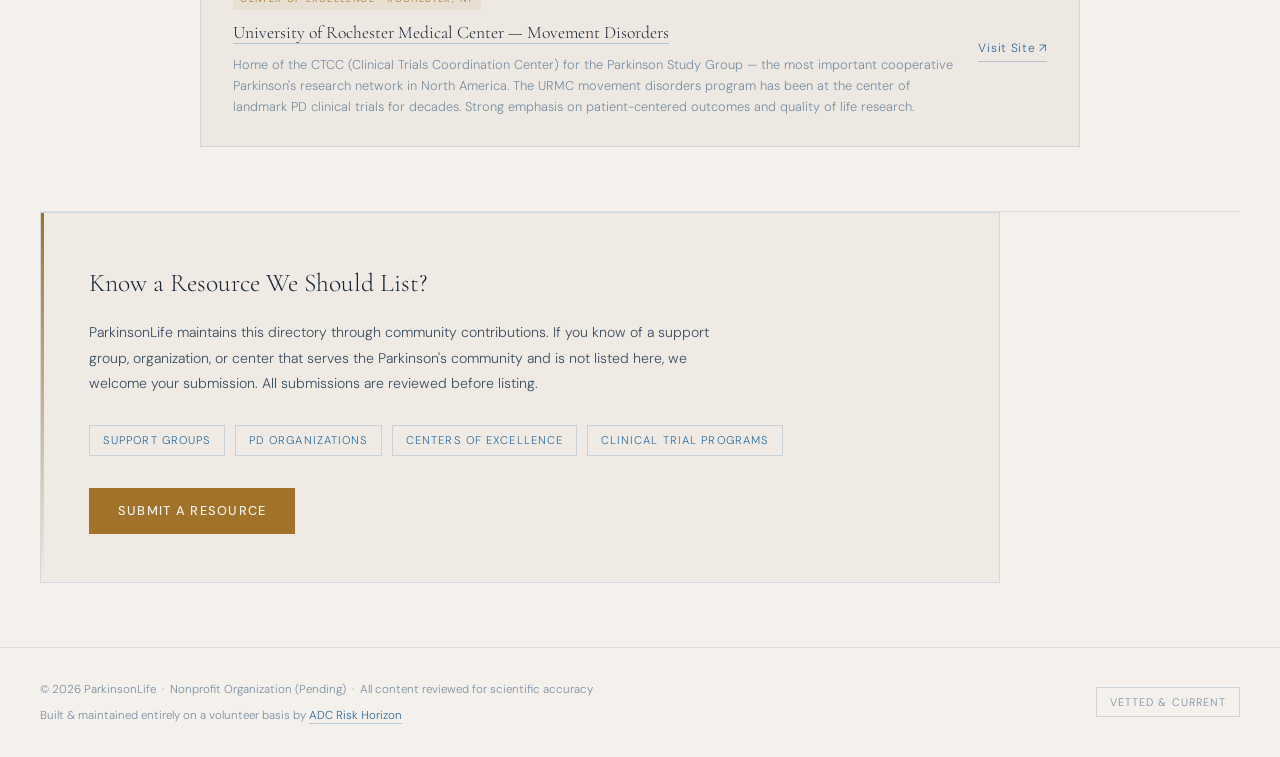
<file: resources.html>
<!DOCTYPE html>
<html lang="en">
<head>
<meta charset="UTF-8">
<meta name="viewport" content="width=device-width, initial-scale=1.0">
<title>Resources — PD Groups, Support &amp; Centers of Excellence · ParkinsonLife</title>
<link rel="preconnect" href="https://fonts.googleapis.com">
<link href="https://fonts.googleapis.com/css2?family=Cormorant+Garamond:ital,wght@0,300;0,400;0,600;1,300;1,400&family=DM+Sans:wght@300;400;500&display=swap" rel="stylesheet">
<link rel="stylesheet" href="styles.css">
</head>
<body>

<nav>
  <a href="index.html" class="logo">Parkinson<span>Life</span></a>
  <ul class="nav-links">
    <li><a href="diet.html">Diet</a></li>
    <li><a href="parky.html">Parky</a></li>
    <li><a href="research.html">Research</a></li>
    <li><a href="videos.html">Videos</a></li>
    <li><a href="resources.html" class="active">Resources</a></li>
    <li><a href="blog.html">Blog</a></li>
    <li><a href="contribute.html">Contribute</a></li>
  </ul>
</nav>

<div class="page-hero container">
  <div class="page-eyebrow">Organizations · Support · Excellence</div>
  <h1>PD <em>Resources</em></h1>
  <p class="page-body">
    Curated links to the world's leading Parkinson's disease organizations, support networks, and centers of clinical excellence — verified for accuracy, kept current, and free from commercial influence.
  </p>
</div>

<hr class="divider">

<!-- MAJOR PD ORGANIZATIONS -->
<section class="content-section container">
  <div class="section-label" style="margin-bottom:0.5rem;">Foundations &amp; Advocacy</div>
  <h2 class="section-title" style="margin-bottom:2rem;">Major Parkinson's Organizations</h2>

  <div class="resource-grid">

    <div class="resource-card">
      <div class="resource-card-info">
        <span class="resource-card-tag">Foundation · USA</span>
        <h3><a href="https://www.parkinson.org" target="_blank" rel="noopener">Parkinson's Foundation</a></h3>
        <p>The largest Parkinson's disease organization in the United States. Funds research, operates a national helpline (1-800-4PD-INFO), publishes clinical practice guidelines, and supports a network of Centers of Excellence worldwide. Their Moving Day events and PD Health@Home programs serve thousands annually.</p>
      </div>
      <a href="https://www.parkinson.org" target="_blank" rel="noopener" class="resource-card-link">Visit Site ↗</a>
    </div>

    <div class="resource-card">
      <div class="resource-card-info">
        <span class="resource-card-tag">Foundation · USA</span>
        <h3><a href="https://www.michaeljfox.org" target="_blank" rel="noopener">The Michael J. Fox Foundation for Parkinson's Research</a></h3>
        <p>The world's largest private funder of Parkinson's disease research. Has invested over $2 billion in research since 2000. Home to the Parkinson's Progression Markers Initiative (PPMI), the largest observational Parkinson's study ever undertaken, which has transformed biomarker discovery in the field.</p>
      </div>
      <a href="https://www.michaeljfox.org" target="_blank" rel="noopener" class="resource-card-link">Visit Site ↗</a>
    </div>

    <div class="resource-card">
      <div class="resource-card-info">
        <span class="resource-card-tag">Foundation · USA</span>
        <h3><a href="https://davisphinneyfoundation.org" target="_blank" rel="noopener">Davis Phinney Foundation</a></h3>
        <p>Focused on helping people with Parkinson's live well today. Founded by cyclist Davis Phinney, himself living with PD. Known for the Every Victory Counts manual — a comprehensive patient guide — and for promoting exercise, wellness, and quality of life alongside traditional clinical care. Particularly strong resources for younger-onset PD.</p>
      </div>
      <a href="https://davisphinneyfoundation.org" target="_blank" rel="noopener" class="resource-card-link">Visit Site ↗</a>
    </div>

    <div class="resource-card">
      <div class="resource-card-info">
        <span class="resource-card-tag">Association · USA</span>
        <h3><a href="https://www.apdaparkinson.org" target="_blank" rel="noopener">American Parkinson Disease Association (APDA)</a></h3>
        <p>One of the oldest Parkinson's organizations in the US (founded 1961). Operates information and referral centers across the country, funds research fellowships, and maintains an extensive library of patient education materials. Known for grassroots community support and accessible resources for newly diagnosed patients and their families.</p>
      </div>
      <a href="https://www.apdaparkinson.org" target="_blank" rel="noopener" class="resource-card-link">Visit Site ↗</a>
    </div>

    <div class="resource-card">
      <div class="resource-card-info">
        <span class="resource-card-tag">Charity · UK</span>
        <h3><a href="https://www.parkinsons.org.uk" target="_blank" rel="noopener">Parkinson's UK</a></h3>
        <p>The UK's leading Parkinson's charity, funding research and providing support to over 145,000 people living with PD in the United Kingdom. Operates a nurses' helpline, local support groups, and a research community that includes people with Parkinson's as active partners. Strong online community and condition guides.</p>
      </div>
      <a href="https://www.parkinsons.org.uk" target="_blank" rel="noopener" class="resource-card-link">Visit Site ↗</a>
    </div>

    <div class="resource-card">
      <div class="resource-card-info">
        <span class="resource-card-tag">Federation · Europe</span>
        <h3><a href="https://parkinsonseurope.org" target="_blank" rel="noopener">Parkinson's Europe (formerly EPDA)</a></h3>
        <p>The umbrella organization for national Parkinson's associations across Europe. Advocates at the EU level for improved access to care, funds pan-European awareness initiatives, and represents the patient voice in regulatory and research policy. Maintains country-specific resource guides and multilingual patient information.</p>
      </div>
      <a href="https://parkinsonseurope.org" target="_blank" rel="noopener" class="resource-card-link">Visit Site ↗</a>
    </div>

  </div>
</section>

<hr class="divider">

<!-- SUPPORT GROUPS -->
<section class="content-section container">
  <div class="section-label" style="margin-bottom:0.5rem;">Community &amp; Peer Support</div>
  <h2 class="section-title" style="margin-bottom:2rem;">Support Group Networks</h2>

  <p style="font-size:0.88rem; color:var(--text); line-height:1.85; max-width:720px; margin-bottom:2rem;">
    Support groups provide something clinical care cannot: peer understanding, shared experience, and practical knowledge from people living with Parkinson's and those who care for them. The networks below maintain searchable directories to help you find groups near you or online.
  </p>

  <div class="resource-grid">

    <div class="resource-card">
      <div class="resource-card-info">
        <span class="resource-card-tag">Directory · USA</span>
        <h3><a href="https://www.parkinson.org/resources-support/find-support-groups" target="_blank" rel="noopener">Parkinson's Foundation Support Group Finder</a></h3>
        <p>Searchable directory of in-person and online support groups across the United States, maintained by the Parkinson's Foundation. Includes general PD groups, young-onset PD groups, caregiver groups, and specialty groups by symptom or interest area. Updated regularly by regional coordinators.</p>
      </div>
      <a href="https://www.parkinson.org/resources-support/find-support-groups" target="_blank" rel="noopener" class="resource-card-link">Find Groups ↗</a>
    </div>

    <div class="resource-card">
      <div class="resource-card-info">
        <span class="resource-card-tag">Community · Global</span>
        <h3><a href="https://www.myparkinsonteam.com" target="_blank" rel="noopener">Parkinson's Community Online</a></h3>
        <p>Moderated online forums and virtual support groups for PD patients and caregivers worldwide. Includes disease-stage-specific groups, caregiver-only spaces, and topic communities (exercise, diet, DBS, young-onset). One of the largest and most active PD online communities, with thousands of members.</p>
      </div>
      <a href="https://www.myparkinsonteam.com" target="_blank" rel="noopener" class="resource-card-link">Join Community ↗</a>
    </div>

    <div class="resource-card">
      <div class="resource-card-info">
        <span class="resource-card-tag">Voice Therapy · USA</span>
        <h3><a href="https://parkinsonvoiceproject.org" target="_blank" rel="noopener">Parkinson Voice Project — LOUD Crowd</a></h3>
        <p>Free virtual group voice therapy sessions for people who have completed SPEAK OUT! therapy. The LOUD Crowd meets multiple times weekly and has been shown in research to maintain voice therapy gains over time. Available to patients nationwide. Referrals accepted from speech-language pathologists and neurologists.</p>
      </div>
      <a href="https://parkinsonvoiceproject.org" target="_blank" rel="noopener" class="resource-card-link">Learn More ↗</a>
    </div>

    <div class="resource-card">
      <div class="resource-card-info">
        <span class="resource-card-tag">Caregivers · USA</span>
        <h3><a href="https://www.apdaparkinson.org/caregivers/" target="_blank" rel="noopener">APDA Caregiver Programs</a></h3>
        <p>The APDA runs dedicated caregiver support groups and educational webinars focused on burnout prevention, care strategies, and navigating the healthcare system. Separate from patient groups, these sessions provide caregivers a space to share without worrying about the person they care for.</p>
      </div>
      <a href="https://www.apdaparkinson.org/caregivers/" target="_blank" rel="noopener" class="resource-card-link">Find Support ↗</a>
    </div>

    <div class="resource-card">
      <div class="resource-card-info">
        <span class="resource-card-tag">Young Onset · Global</span>
        <h3><a href="https://yopnetwork.org" target="_blank" rel="noopener">Young Onset Parkinson's Network (YOPN)</a></h3>
        <p>A peer-led network specifically for people diagnosed with Parkinson's before age 50 — and their families. Addresses the distinct challenges of young-onset PD: career impact, parenting, financial planning, and the often faster progression of motor symptoms. Connects members globally through virtual events and a private online community.</p>
      </div>
      <a href="https://yopnetwork.org" target="_blank" rel="noopener" class="resource-card-link">Connect ↗</a>
    </div>

  </div>
</section>

<hr class="divider">

<!-- CENTERS OF EXCELLENCE -->
<section class="content-section container">
  <div class="section-label" style="margin-bottom:0.5rem;">Specialized Care</div>
  <h2 class="section-title" style="margin-bottom:1.5rem;">Centers of Excellence</h2>

  <p style="font-size:0.88rem; color:var(--text); line-height:1.85; max-width:720px; margin-bottom:2rem;">
    Centers of Excellence designated by the Parkinson's Foundation have been independently evaluated and meet rigorous standards for multidisciplinary care, clinical volume, and research activity. Each center provides access to movement disorder specialists, specialized nursing, and the full spectrum of Parkinson's treatments including DBS, infusion therapies, and clinical trial enrollment.
  </p>

  <div class="resource-grid">

    <div class="resource-card">
      <div class="resource-card-info">
        <span class="resource-card-tag">Center of Excellence · Baltimore, MD</span>
        <h3><a href="https://www.hopkinsmedicine.org/neurology-neurosurgery/specialty-areas/movement-disorders" target="_blank" rel="noopener">Johns Hopkins Parkinson's Disease &amp; Movement Disorders Center</a></h3>
        <p>One of the largest movement disorder programs in the United States. Designated Parkinson's Foundation Center of Excellence. Strong clinical research program including advanced DBS trials, biomarker studies, and non-motor symptom initiatives. Offers multidisciplinary clinics integrating neurology, psychiatry, speech, and physical therapy.</p>
      </div>
      <a href="https://www.hopkinsmedicine.org/neurology-neurosurgery/specialty-areas/movement-disorders" target="_blank" rel="noopener" class="resource-card-link">Visit Site ↗</a>
    </div>

    <div class="resource-card">
      <div class="resource-card-info">
        <span class="resource-card-tag">Center of Excellence · Rochester, MN</span>
        <h3><a href="https://www.mayoclinic.org/departments-centers/movement-disorders-center" target="_blank" rel="noopener">Mayo Clinic Parkinson's Disease &amp; Movement Disorders</a></h3>
        <p>Mayo Clinic's movement disorder program spans three campuses (Minnesota, Arizona, Florida). Designated Center of Excellence; among the top-ranked neurology programs in the USA. Particular expertise in rare parkinsonisms, DBS selection and programming, and integrated care for complex cases. Accepts national and international referrals.</p>
      </div>
      <a href="https://www.mayoclinic.org/departments-centers/movement-disorders-center" target="_blank" rel="noopener" class="resource-card-link">Visit Site ↗</a>
    </div>

    <div class="resource-card">
      <div class="resource-card-info">
        <span class="resource-card-tag">Center of Excellence · San Francisco, CA</span>
        <h3><a href="https://movementdisorders.ucsf.edu" target="_blank" rel="noopener">UCSF Weill Institute — Parkinson's &amp; Movement Disorders</a></h3>
        <p>A world leader in Parkinson's disease research and clinical innovation. Home to the Memory and Aging Center and the Movement Disorders and Neuromodulation Center. Conducts trials in gene therapy, alpha-synuclein targeted treatments, and focused ultrasound. Strong fellowship training program and telemedicine outreach for remote patients.</p>
      </div>
      <a href="https://movementdisorders.ucsf.edu" target="_blank" rel="noopener" class="resource-card-link">Visit Site ↗</a>
    </div>

    <div class="resource-card">
      <div class="resource-card-info">
        <span class="resource-card-tag">Center of Excellence · Chicago, IL</span>
        <h3><a href="https://www.parkinsons.northwestern.edu" target="_blank" rel="noopener">Northwestern Medicine Parkinson's Disease &amp; Movement Disorders</a></h3>
        <p>Designated Parkinson's Foundation Center of Excellence. Offers comprehensive care including advanced therapies (DBS, levodopa/carbidopa intestinal gel infusion). Research programs focus on biomarker development, wearable technology, and digital health for PD monitoring. Known for patient education programs and peer support integration.</p>
      </div>
      <a href="https://www.parkinsons.northwestern.edu" target="_blank" rel="noopener" class="resource-card-link">Visit Site ↗</a>
    </div>

    <div class="resource-card">
      <div class="resource-card-info">
        <span class="resource-card-tag">Center of Excellence · Cleveland, OH</span>
        <h3><a href="https://my.clevelandclinic.org/services/parkinsons-disease-treatment" target="_blank" rel="noopener">Cleveland Clinic Neurological Institute — Movement Disorders</a></h3>
        <p>The Cleveland Clinic's movement disorder program is consistently ranked among the top neurology programs nationally. Features one of the highest-volume DBS programs in the country and extensive multidisciplinary care including dedicated PD physical therapy, speech pathology, and neuropsychology. Active clinical trial portfolio.</p>
      </div>
      <a href="https://my.clevelandclinic.org/services/parkinsons-disease-treatment" target="_blank" rel="noopener" class="resource-card-link">Visit Site ↗</a>
    </div>

    <div class="resource-card">
      <div class="resource-card-info">
        <span class="resource-card-tag">Center of Excellence · New York, NY</span>
        <h3><a href="https://www.neurology.columbia.edu/patient-care/specialties/movement-disorders" target="_blank" rel="noopener">Columbia University Irving Medical Center — Movement Disorders</a></h3>
        <p>Home to the Parkinson's Foundation Center of Excellence and the Taub Institute. Strong focus on genetics research (LRRK2, GBA variants), epidemiology, and disparities in PD care. Multilingual clinical staff and community outreach programs serving New York City's diverse populations. Academic referral center for complex cases.</p>
      </div>
      <a href="https://www.neurology.columbia.edu/patient-care/specialties/movement-disorders" target="_blank" rel="noopener" class="resource-card-link">Visit Site ↗</a>
    </div>

    <div class="resource-card">
      <div class="resource-card-info">
        <span class="resource-card-tag">Center of Excellence · Boston, MA</span>
        <h3><a href="https://www.massgeneral.org/neurology/treatments-and-services/parkinsons-disease-and-movement-disorders-clinic" target="_blank" rel="noopener">Massachusetts General Hospital — Neurology Movement Disorders Unit</a></h3>
        <p>MGH's movement disorders program is part of one of the most research-active neurology departments in the world. Offers full spectrum of medical and surgical PD management, with particular depth in neuroimaging and biomarker research. Affiliated with Harvard Medical School and regularly enrolling patients in NIH-funded trials.</p>
      </div>
      <a href="https://www.massgeneral.org/neurology/treatments-and-services/parkinsons-disease-and-movement-disorders-clinic" target="_blank" rel="noopener" class="resource-card-link">Visit Site ↗</a>
    </div>

    <div class="resource-card">
      <div class="resource-card-info">
        <span class="resource-card-tag">Center of Excellence · Rochester, NY</span>
        <h3><a href="https://www.urmc.rochester.edu/neurology/our-divisions/movement-disorders-unit" target="_blank" rel="noopener">University of Rochester Medical Center — Movement Disorders</a></h3>
        <p>Home of the CTCC (Clinical Trials Coordination Center) for the Parkinson Study Group — the most important cooperative Parkinson's research network in North America. The URMC movement disorders program has been at the center of landmark PD clinical trials for decades. Strong emphasis on patient-centered outcomes and quality of life research.</p>
      </div>
      <a href="https://www.urmc.rochester.edu/neurology/our-divisions/movement-disorders-unit" target="_blank" rel="noopener" class="resource-card-link">Visit Site ↗</a>
    </div>

  </div>
</section>

<hr class="divider">

<div class="contribute container" style="margin-top:0;">
  <h2 class="contribute-title">Know a Resource We Should List?</h2>
  <p class="contribute-body">
    ParkinsonLife maintains this directory through community contributions. If you know of a support group, organization, or center that serves the Parkinson's community and is not listed here, we welcome your submission. All submissions are reviewed before listing.
  </p>
  <div class="contribute-items">
    <span class="tag">Support Groups</span>
    <span class="tag">PD Organizations</span>
    <span class="tag">Centers of Excellence</span>
    <span class="tag">Clinical Trial Programs</span>
  </div>
  <a href="mailto:parkinson@adcriskhorizon.com" class="btn-primary">Submit a Resource</a>
</div>

<footer>
  <div class="footer-col">
    <span class="footer-note">© 2026 ParkinsonLife &nbsp;·&nbsp; Nonprofit Organization (Pending) &nbsp;·&nbsp; All content reviewed for scientific accuracy</span>
    <span class="footer-note">Built &amp; maintained entirely on a volunteer basis by <a href="https://www.adcriskhorizon.com" target="_blank">ADC Risk Horizon</a></span>
  </div>
  <span class="footer-badge">Vetted &amp; Current</span>
</footer>

</body>
</html>
</file>
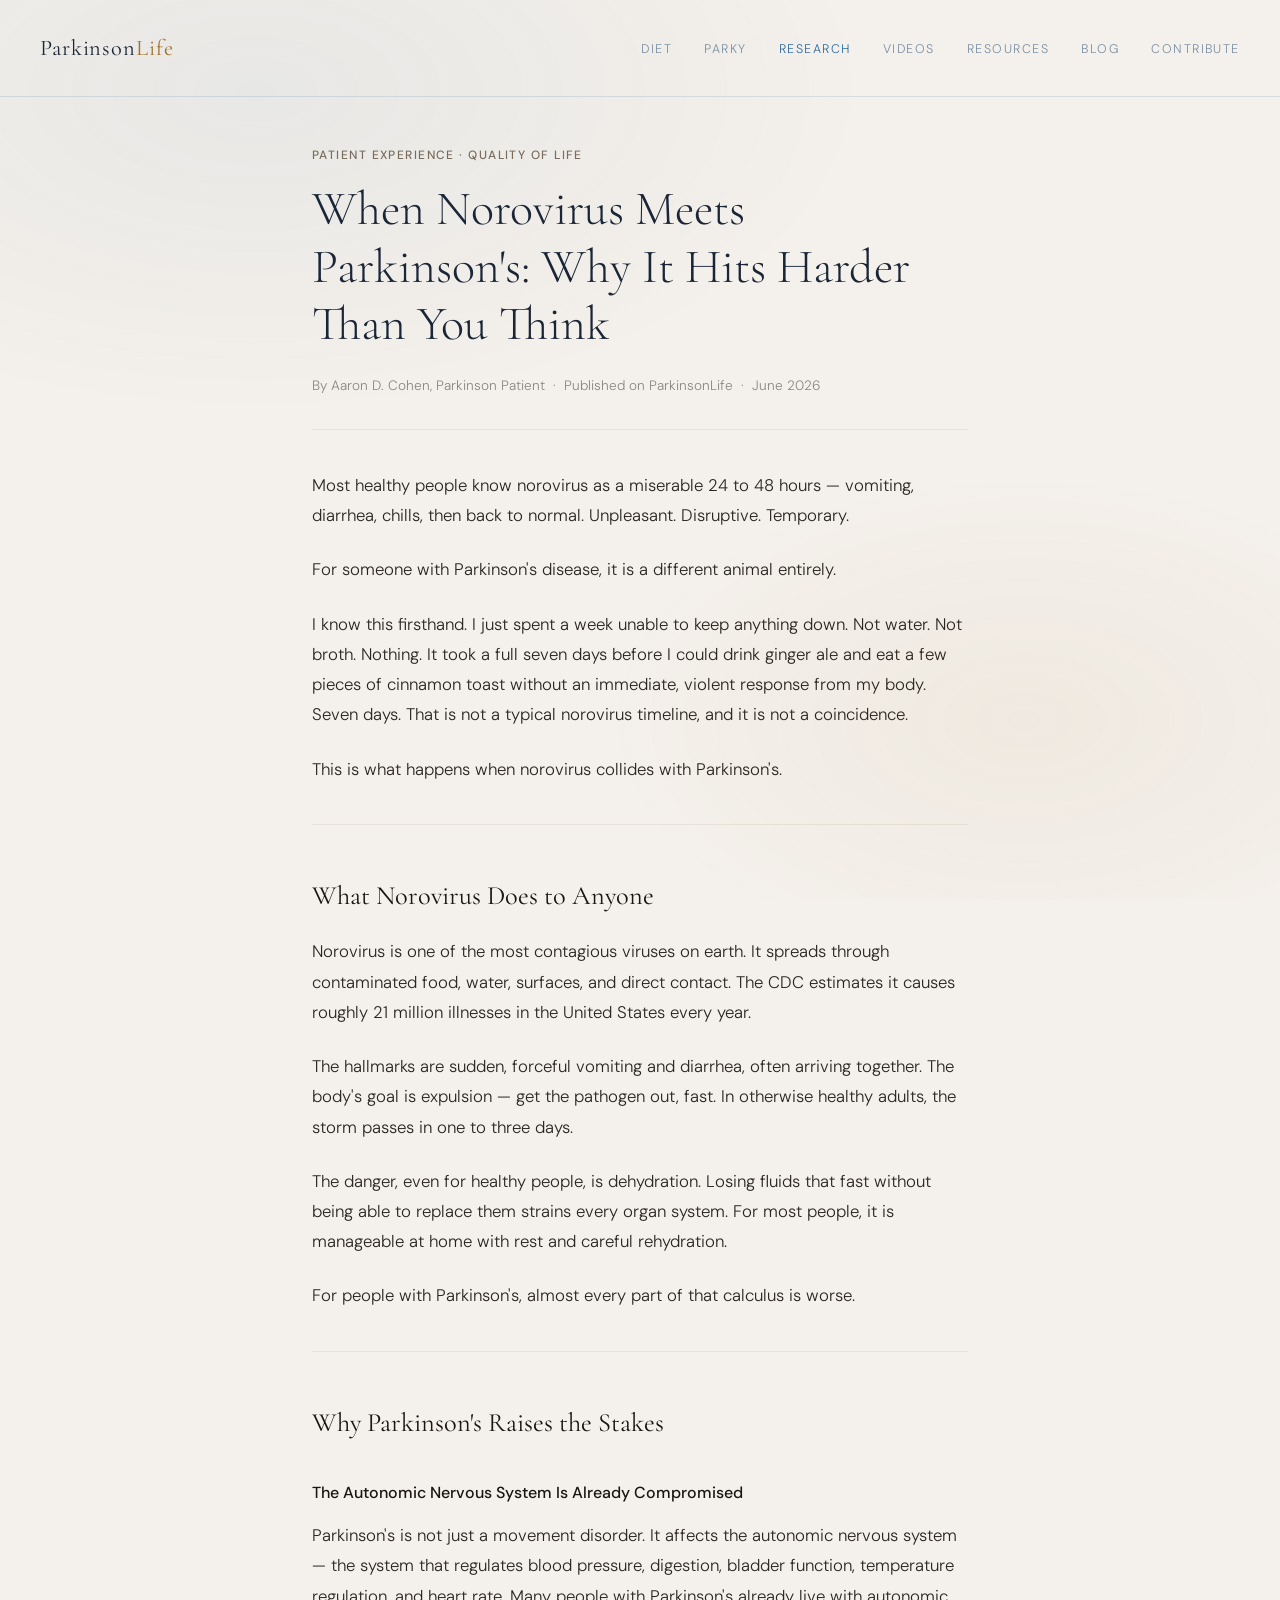
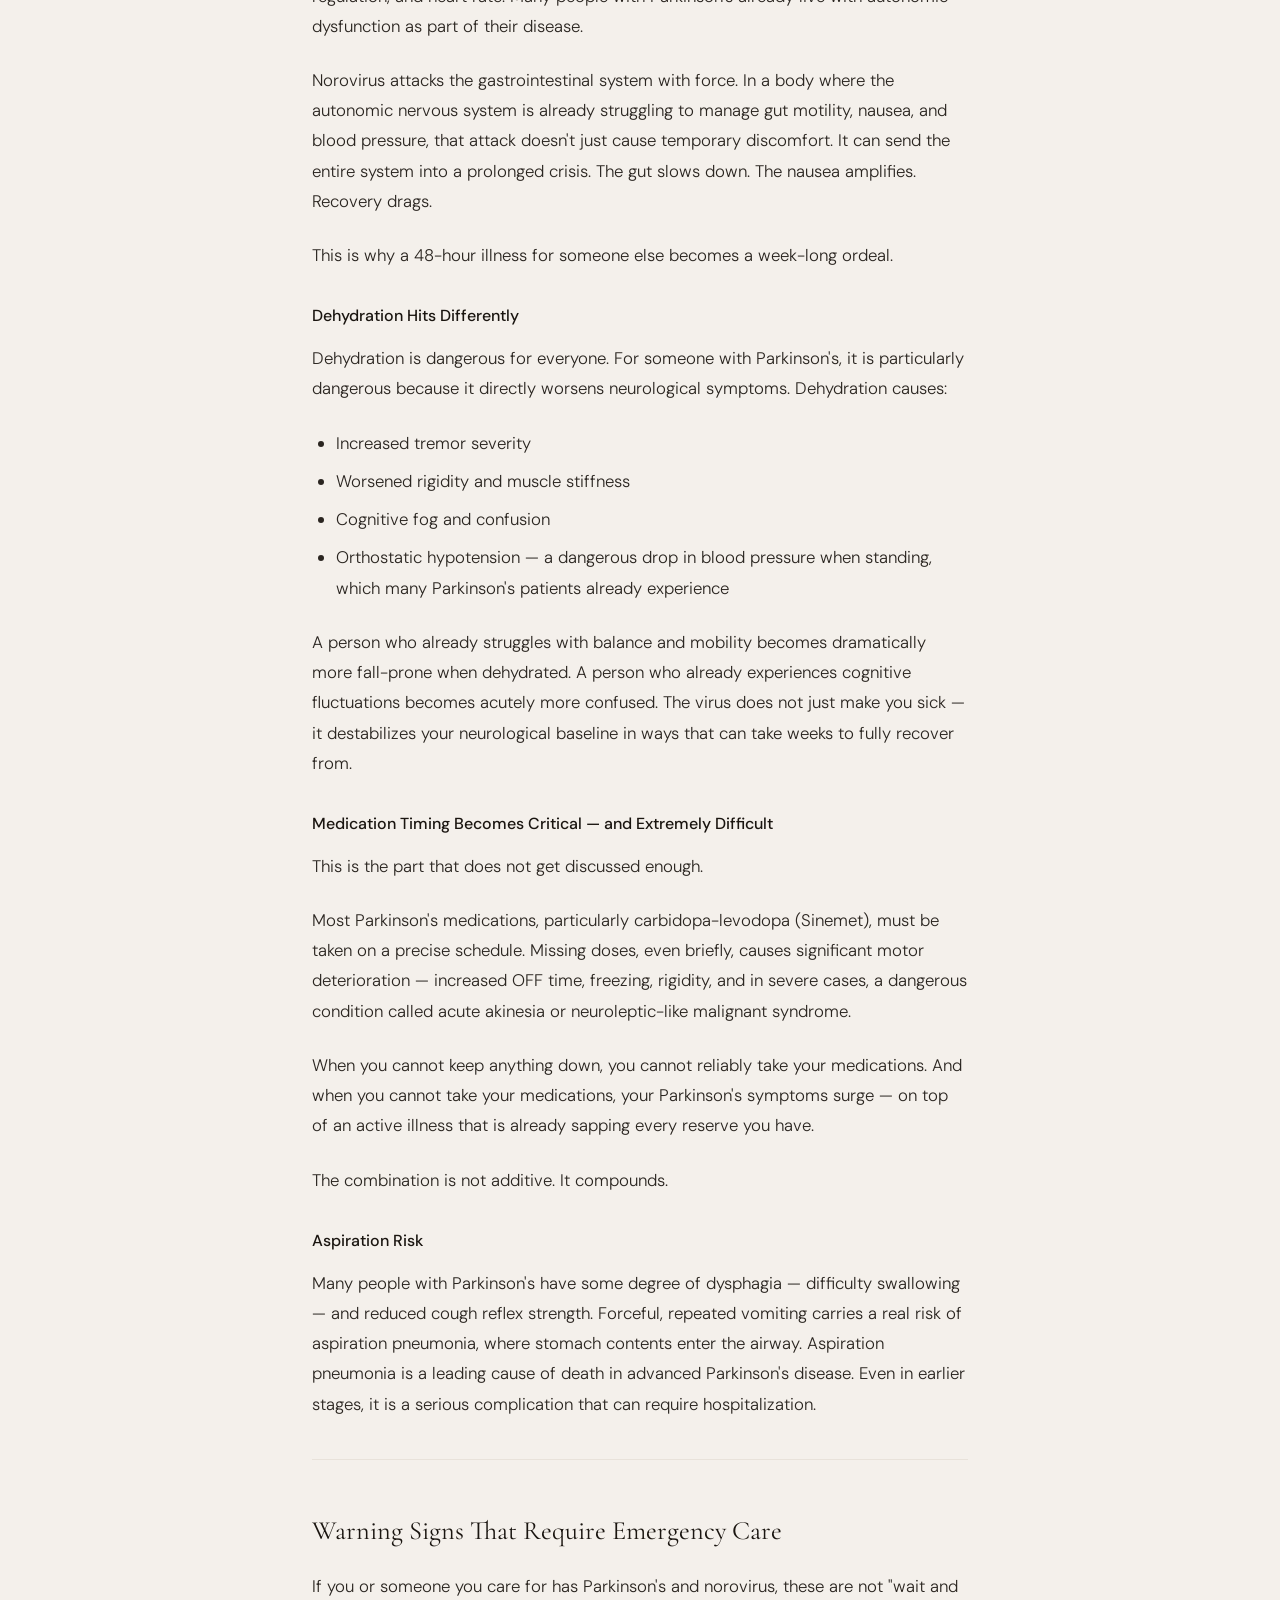
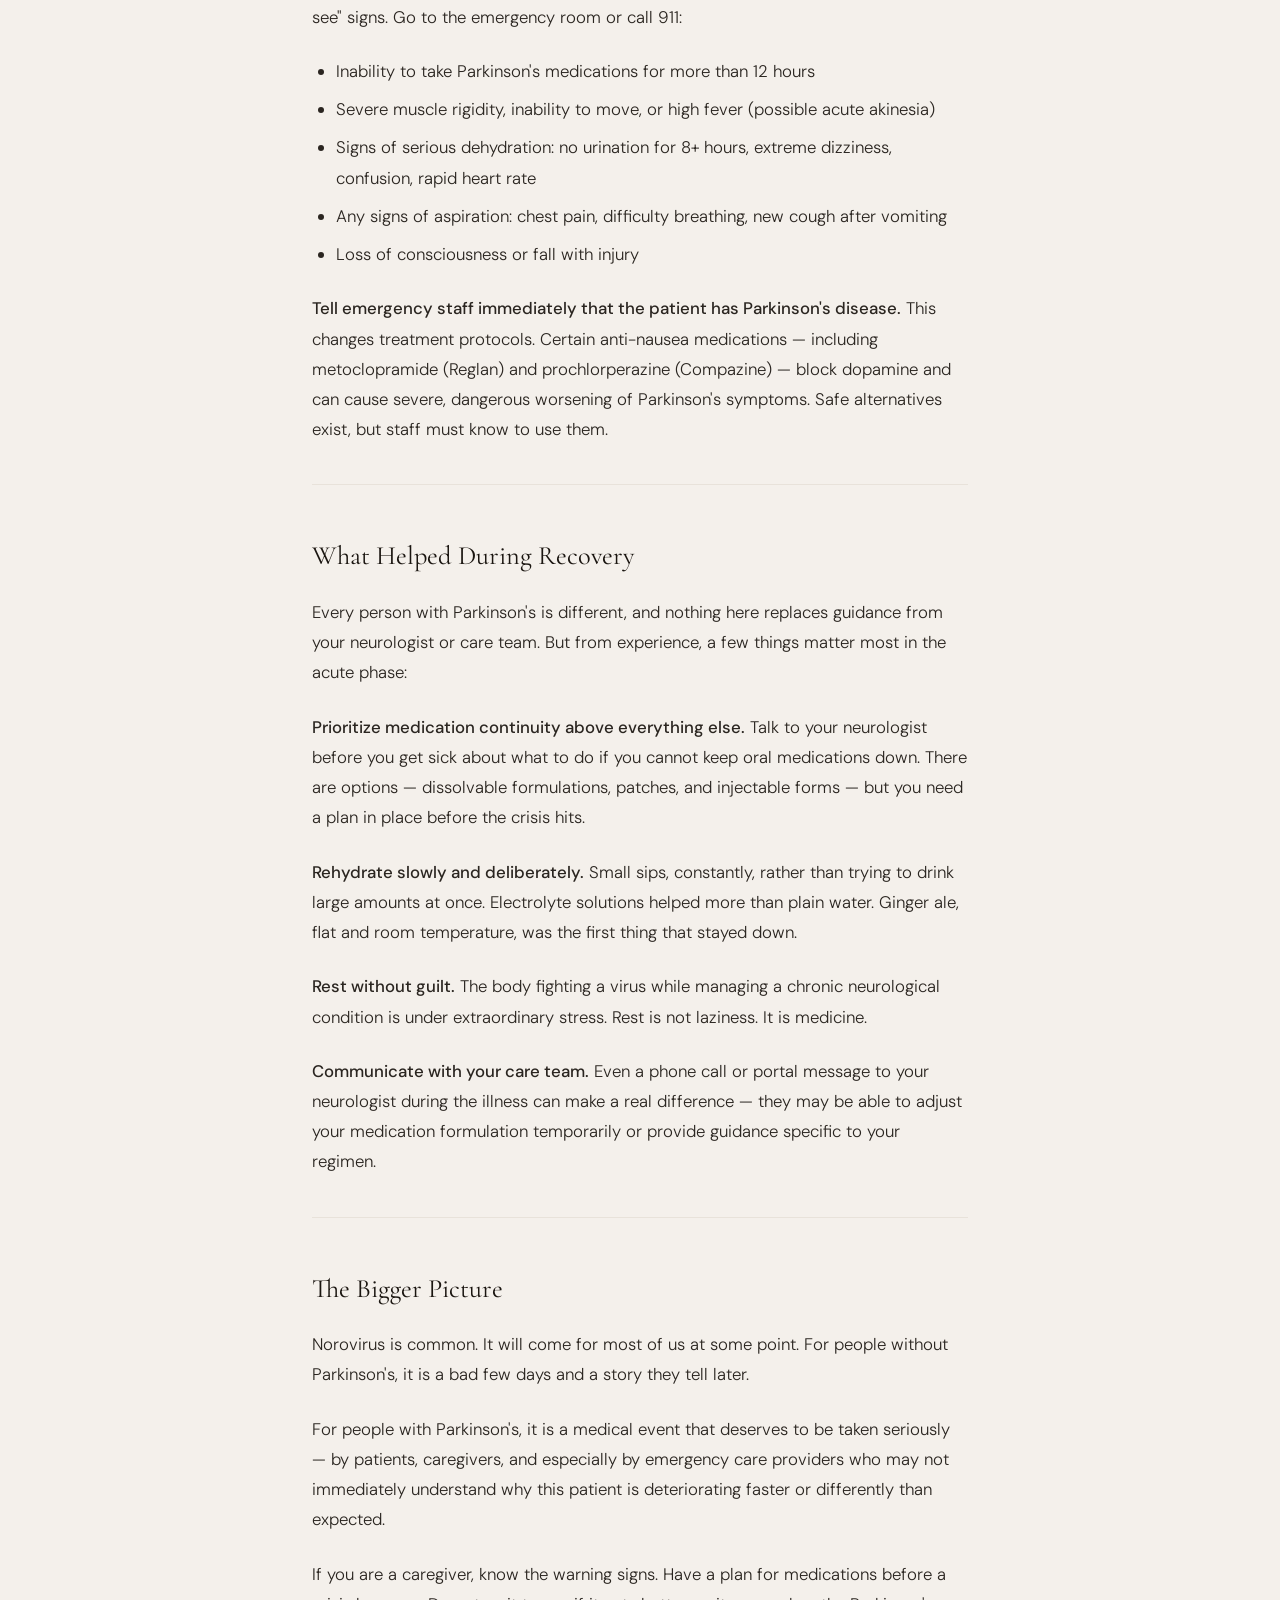
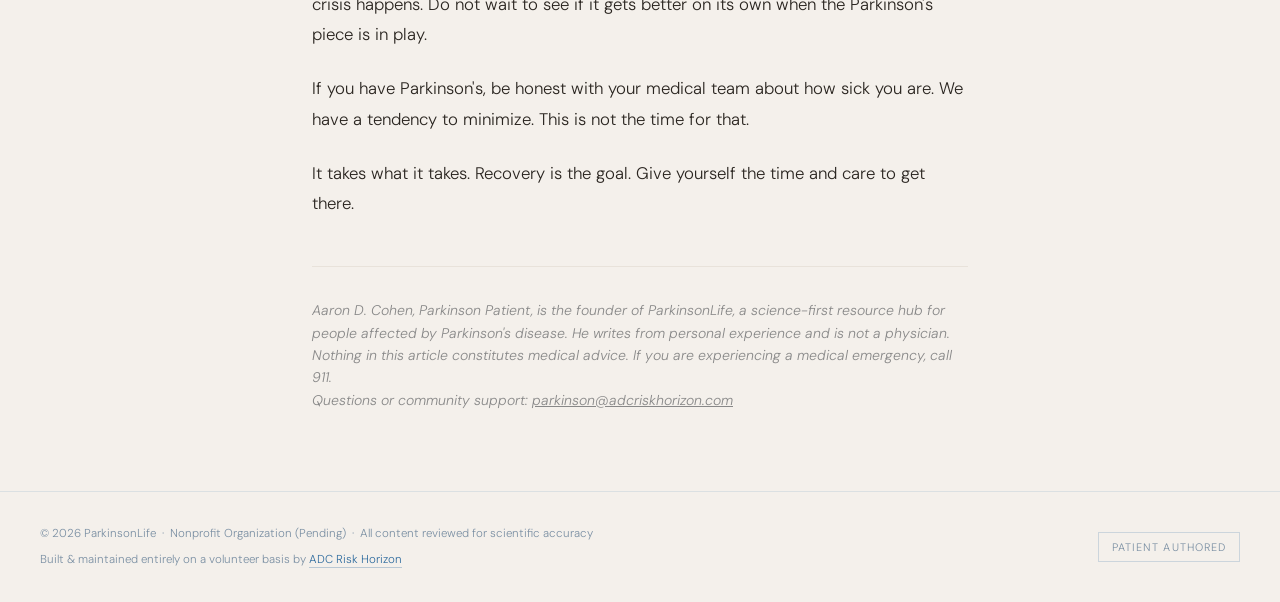
<file: articles/when-norovirus-meets-parkinsons.html>
<!DOCTYPE html>
<html lang="en">
<head>
<meta charset="UTF-8">
<meta name="viewport" content="width=device-width, initial-scale=1.0">
<title>When Norovirus Meets Parkinson's: Why It Hits Harder Than You Think — ParkinsonLife</title>
<link rel="preconnect" href="https://fonts.googleapis.com">
<link href="https://fonts.googleapis.com/css2?family=Cormorant+Garamond:ital,wght@0,300;0,400;0,600;1,300;1,400&family=DM+Sans:wght@300;400;500&display=swap" rel="stylesheet">
<link rel="stylesheet" href="../styles.css">
<style>
  .article-container {
    max-width: 720px;
    margin: 0 auto;
    padding: 3rem 2rem 5rem;
  }
  .article-eyebrow {
    font-family: 'DM Sans', sans-serif;
    font-size: 0.75rem;
    font-weight: 500;
    letter-spacing: 0.12em;
    text-transform: uppercase;
    color: var(--accent, #7c6d5a);
    margin-bottom: 1rem;
  }
  .article-title {
    font-family: 'Cormorant Garamond', serif;
    font-size: clamp(2rem, 5vw, 3rem);
    font-weight: 300;
    line-height: 1.2;
    margin: 0 0 1.25rem;
  }
  .article-byline {
    font-family: 'DM Sans', sans-serif;
    font-size: 0.85rem;
    color: #888;
    margin-bottom: 2.5rem;
    padding-bottom: 2rem;
    border-bottom: 1px solid #e8e2da;
  }
  .article-body {
    font-family: 'DM Sans', sans-serif;
    font-size: 1.05rem;
    line-height: 1.8;
    color: #2a2520;
  }
  .article-body p {
    margin: 0 0 1.5rem;
  }
  .article-body h2 {
    font-family: 'Cormorant Garamond', serif;
    font-size: 1.65rem;
    font-weight: 400;
    margin: 3rem 0 1rem;
    color: #1a1510;
  }
  .article-body h3 {
    font-family: 'DM Sans', sans-serif;
    font-size: 1rem;
    font-weight: 500;
    margin: 2rem 0 0.75rem;
    color: #1a1510;
  }
  .article-body ul {
    margin: 0 0 1.5rem 1.5rem;
    padding: 0;
  }
  .article-body li {
    margin-bottom: 0.5rem;
  }
  .article-body strong {
    font-weight: 500;
  }
  .article-divider {
    border: none;
    border-top: 1px solid #e8e2da;
    margin: 2.5rem 0;
  }
  .article-footer {
    margin-top: 3rem;
    padding-top: 2rem;
    border-top: 1px solid #e8e2da;
    font-family: 'DM Sans', sans-serif;
    font-size: 0.875rem;
    color: #888;
    font-style: italic;
    line-height: 1.6;
  }
  .article-footer a {
    color: inherit;
  }
</style>
</head>
<body>

<nav>
  <a href="../index.html" class="logo">Parkinson<span>Life</span></a>
  <ul class="nav-links">
    <li><a href="../diet.html">Diet</a></li>
    <li><a href="../parky.html">Parky</a></li>
    <li><a href="../research.html" class="active">Research</a></li>
    <li><a href="../videos.html">Videos</a></li>
    <li><a href="../resources.html">Resources</a></li>
    <li><a href="../blog.html">Blog</a></li>
    <li><a href="../contribute.html">Contribute</a></li>
  </ul>
</nav>

<div class="article-container">

  <div class="article-eyebrow">Patient Experience · Quality of Life</div>

  <h1 class="article-title">When Norovirus Meets Parkinson's: Why It Hits Harder Than You Think</h1>

  <div class="article-byline">
    By Aaron D. Cohen, Parkinson Patient &nbsp;·&nbsp; Published on ParkinsonLife &nbsp;·&nbsp; June 2026
  </div>

  <div class="article-body">

    <p>Most healthy people know norovirus as a miserable 24 to 48 hours — vomiting, diarrhea, chills, then back to normal. Unpleasant. Disruptive. Temporary.</p>

    <p>For someone with Parkinson's disease, it is a different animal entirely.</p>

    <p>I know this firsthand. I just spent a week unable to keep anything down. Not water. Not broth. Nothing. It took a full seven days before I could drink ginger ale and eat a few pieces of cinnamon toast without an immediate, violent response from my body. Seven days. That is not a typical norovirus timeline, and it is not a coincidence.</p>

    <p>This is what happens when norovirus collides with Parkinson's.</p>

    <hr class="article-divider">

    <h2>What Norovirus Does to Anyone</h2>

    <p>Norovirus is one of the most contagious viruses on earth. It spreads through contaminated food, water, surfaces, and direct contact. The CDC estimates it causes roughly 21 million illnesses in the United States every year.</p>

    <p>The hallmarks are sudden, forceful vomiting and diarrhea, often arriving together. The body's goal is expulsion — get the pathogen out, fast. In otherwise healthy adults, the storm passes in one to three days.</p>

    <p>The danger, even for healthy people, is dehydration. Losing fluids that fast without being able to replace them strains every organ system. For most people, it is manageable at home with rest and careful rehydration.</p>

    <p>For people with Parkinson's, almost every part of that calculus is worse.</p>

    <hr class="article-divider">

    <h2>Why Parkinson's Raises the Stakes</h2>

    <h3>The Autonomic Nervous System Is Already Compromised</h3>

    <p>Parkinson's is not just a movement disorder. It affects the autonomic nervous system — the system that regulates blood pressure, digestion, bladder function, temperature regulation, and heart rate. Many people with Parkinson's already live with autonomic dysfunction as part of their disease.</p>

    <p>Norovirus attacks the gastrointestinal system with force. In a body where the autonomic nervous system is already struggling to manage gut motility, nausea, and blood pressure, that attack doesn't just cause temporary discomfort. It can send the entire system into a prolonged crisis. The gut slows down. The nausea amplifies. Recovery drags.</p>

    <p>This is why a 48-hour illness for someone else becomes a week-long ordeal.</p>

    <h3>Dehydration Hits Differently</h3>

    <p>Dehydration is dangerous for everyone. For someone with Parkinson's, it is particularly dangerous because it directly worsens neurological symptoms. Dehydration causes:</p>

    <ul>
      <li>Increased tremor severity</li>
      <li>Worsened rigidity and muscle stiffness</li>
      <li>Cognitive fog and confusion</li>
      <li>Orthostatic hypotension — a dangerous drop in blood pressure when standing, which many Parkinson's patients already experience</li>
    </ul>

    <p>A person who already struggles with balance and mobility becomes dramatically more fall-prone when dehydrated. A person who already experiences cognitive fluctuations becomes acutely more confused. The virus does not just make you sick — it destabilizes your neurological baseline in ways that can take weeks to fully recover from.</p>

    <h3>Medication Timing Becomes Critical — and Extremely Difficult</h3>

    <p>This is the part that does not get discussed enough.</p>

    <p>Most Parkinson's medications, particularly carbidopa-levodopa (Sinemet), must be taken on a precise schedule. Missing doses, even briefly, causes significant motor deterioration — increased OFF time, freezing, rigidity, and in severe cases, a dangerous condition called acute akinesia or neuroleptic-like malignant syndrome.</p>

    <p>When you cannot keep anything down, you cannot reliably take your medications. And when you cannot take your medications, your Parkinson's symptoms surge — on top of an active illness that is already sapping every reserve you have.</p>

    <p>The combination is not additive. It compounds.</p>

    <h3>Aspiration Risk</h3>

    <p>Many people with Parkinson's have some degree of dysphagia — difficulty swallowing — and reduced cough reflex strength. Forceful, repeated vomiting carries a real risk of aspiration pneumonia, where stomach contents enter the airway. Aspiration pneumonia is a leading cause of death in advanced Parkinson's disease. Even in earlier stages, it is a serious complication that can require hospitalization.</p>

    <hr class="article-divider">

    <h2>Warning Signs That Require Emergency Care</h2>

    <p>If you or someone you care for has Parkinson's and norovirus, these are not "wait and see" signs. Go to the emergency room or call 911:</p>

    <ul>
      <li>Inability to take Parkinson's medications for more than 12 hours</li>
      <li>Severe muscle rigidity, inability to move, or high fever (possible acute akinesia)</li>
      <li>Signs of serious dehydration: no urination for 8+ hours, extreme dizziness, confusion, rapid heart rate</li>
      <li>Any signs of aspiration: chest pain, difficulty breathing, new cough after vomiting</li>
      <li>Loss of consciousness or fall with injury</li>
    </ul>

    <p><strong>Tell emergency staff immediately that the patient has Parkinson's disease.</strong> This changes treatment protocols. Certain anti-nausea medications — including metoclopramide (Reglan) and prochlorperazine (Compazine) — block dopamine and can cause severe, dangerous worsening of Parkinson's symptoms. Safe alternatives exist, but staff must know to use them.</p>

    <hr class="article-divider">

    <h2>What Helped During Recovery</h2>

    <p>Every person with Parkinson's is different, and nothing here replaces guidance from your neurologist or care team. But from experience, a few things matter most in the acute phase:</p>

    <p><strong>Prioritize medication continuity above everything else.</strong> Talk to your neurologist before you get sick about what to do if you cannot keep oral medications down. There are options — dissolvable formulations, patches, and injectable forms — but you need a plan in place before the crisis hits.</p>

    <p><strong>Rehydrate slowly and deliberately.</strong> Small sips, constantly, rather than trying to drink large amounts at once. Electrolyte solutions helped more than plain water. Ginger ale, flat and room temperature, was the first thing that stayed down.</p>

    <p><strong>Rest without guilt.</strong> The body fighting a virus while managing a chronic neurological condition is under extraordinary stress. Rest is not laziness. It is medicine.</p>

    <p><strong>Communicate with your care team.</strong> Even a phone call or portal message to your neurologist during the illness can make a real difference — they may be able to adjust your medication formulation temporarily or provide guidance specific to your regimen.</p>

    <hr class="article-divider">

    <h2>The Bigger Picture</h2>

    <p>Norovirus is common. It will come for most of us at some point. For people without Parkinson's, it is a bad few days and a story they tell later.</p>

    <p>For people with Parkinson's, it is a medical event that deserves to be taken seriously — by patients, caregivers, and especially by emergency care providers who may not immediately understand why this patient is deteriorating faster or differently than expected.</p>

    <p>If you are a caregiver, know the warning signs. Have a plan for medications before a crisis happens. Do not wait to see if it gets better on its own when the Parkinson's piece is in play.</p>

    <p>If you have Parkinson's, be honest with your medical team about how sick you are. We have a tendency to minimize. This is not the time for that.</p>

    <p>It takes what it takes. Recovery is the goal. Give yourself the time and care to get there.</p>

  </div>

  <div class="article-footer">
    <p>Aaron D. Cohen, Parkinson Patient, is the founder of ParkinsonLife, a science-first resource hub for people affected by Parkinson's disease. He writes from personal experience and is not a physician. Nothing in this article constitutes medical advice. If you are experiencing a medical emergency, call 911.</p>
    <p>Questions or community support: <a href="mailto:parkinson@adcriskhorizon.com">parkinson@adcriskhorizon.com</a></p>
  </div>

</div>

<footer>
  <div class="footer-col">
    <span class="footer-note">© 2026 ParkinsonLife &nbsp;·&nbsp; Nonprofit Organization (Pending) &nbsp;·&nbsp; All content reviewed for scientific accuracy</span>
    <span class="footer-note">Built &amp; maintained entirely on a volunteer basis by <a href="https://www.adcriskhorizon.com" target="_blank">ADC Risk Horizon</a></span>
  </div>
  <span class="footer-badge">Patient Authored</span>
</footer>

</body>
</html>
</file>
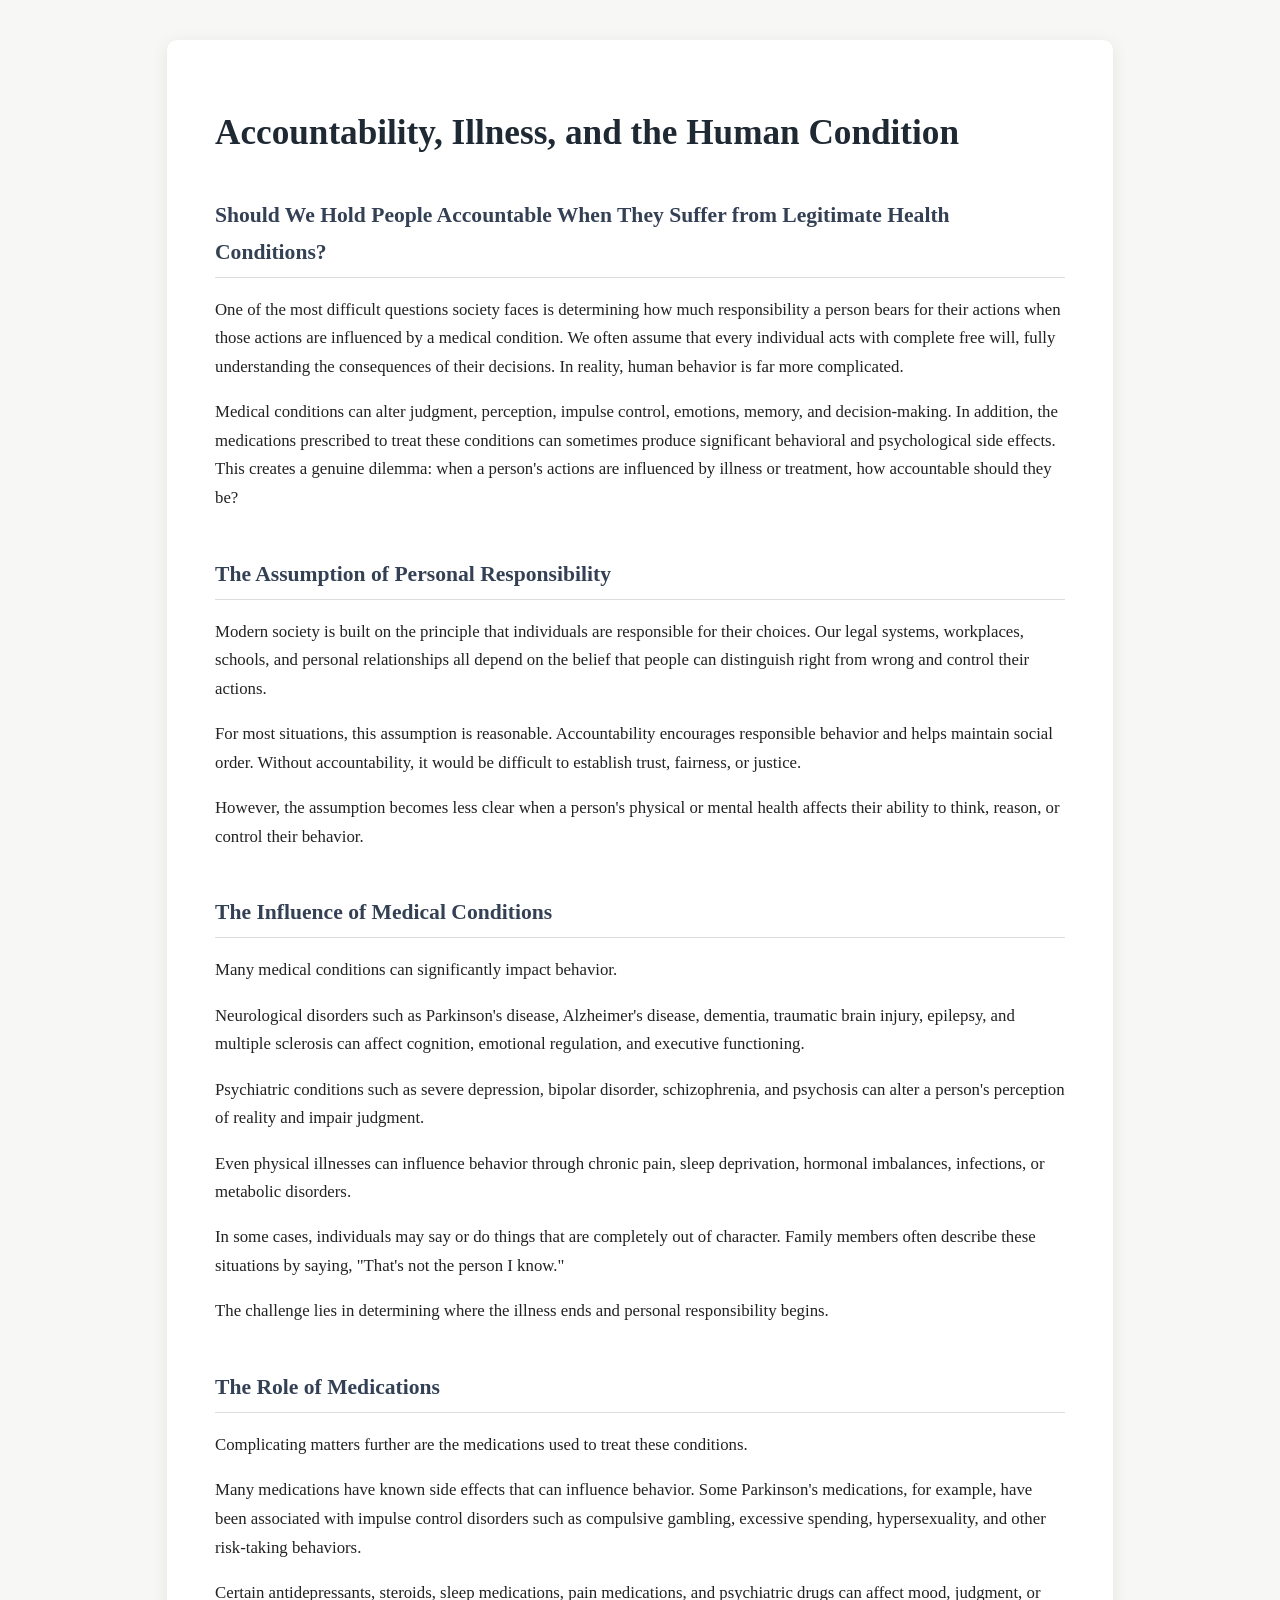
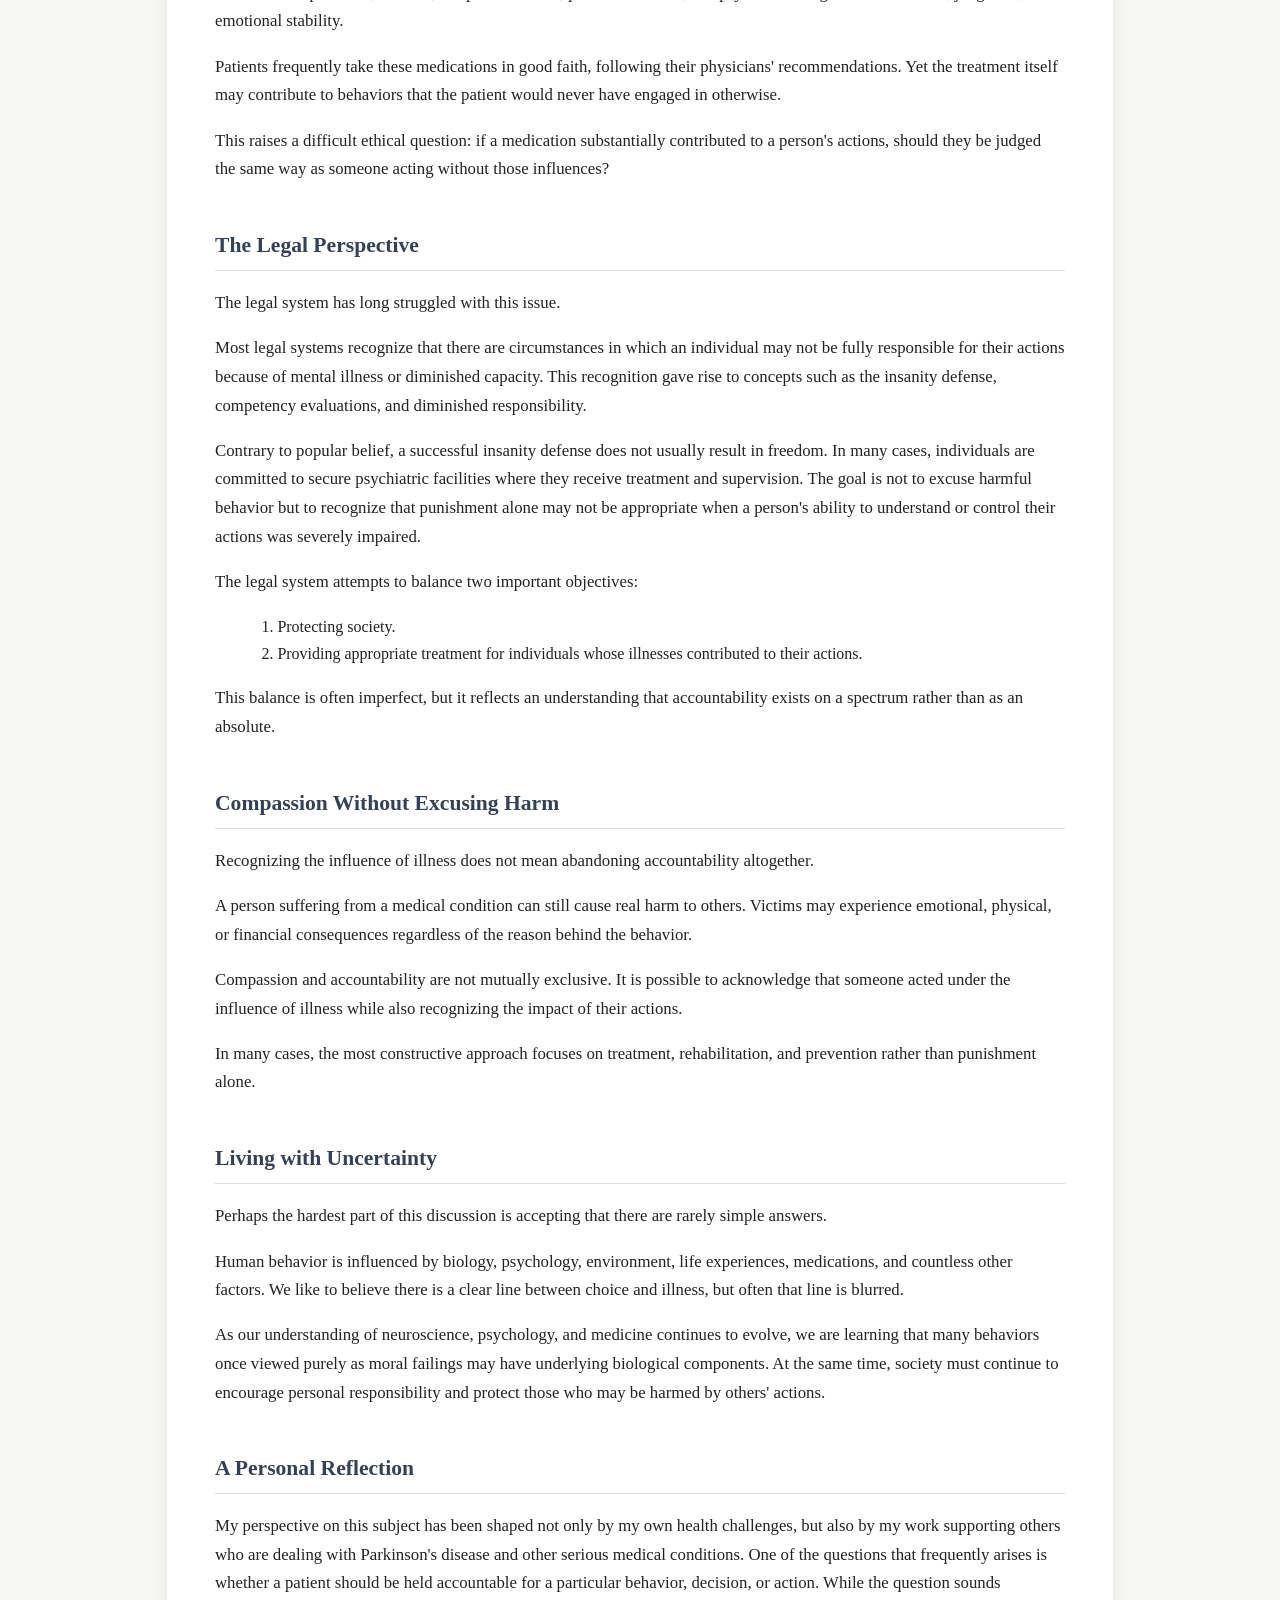
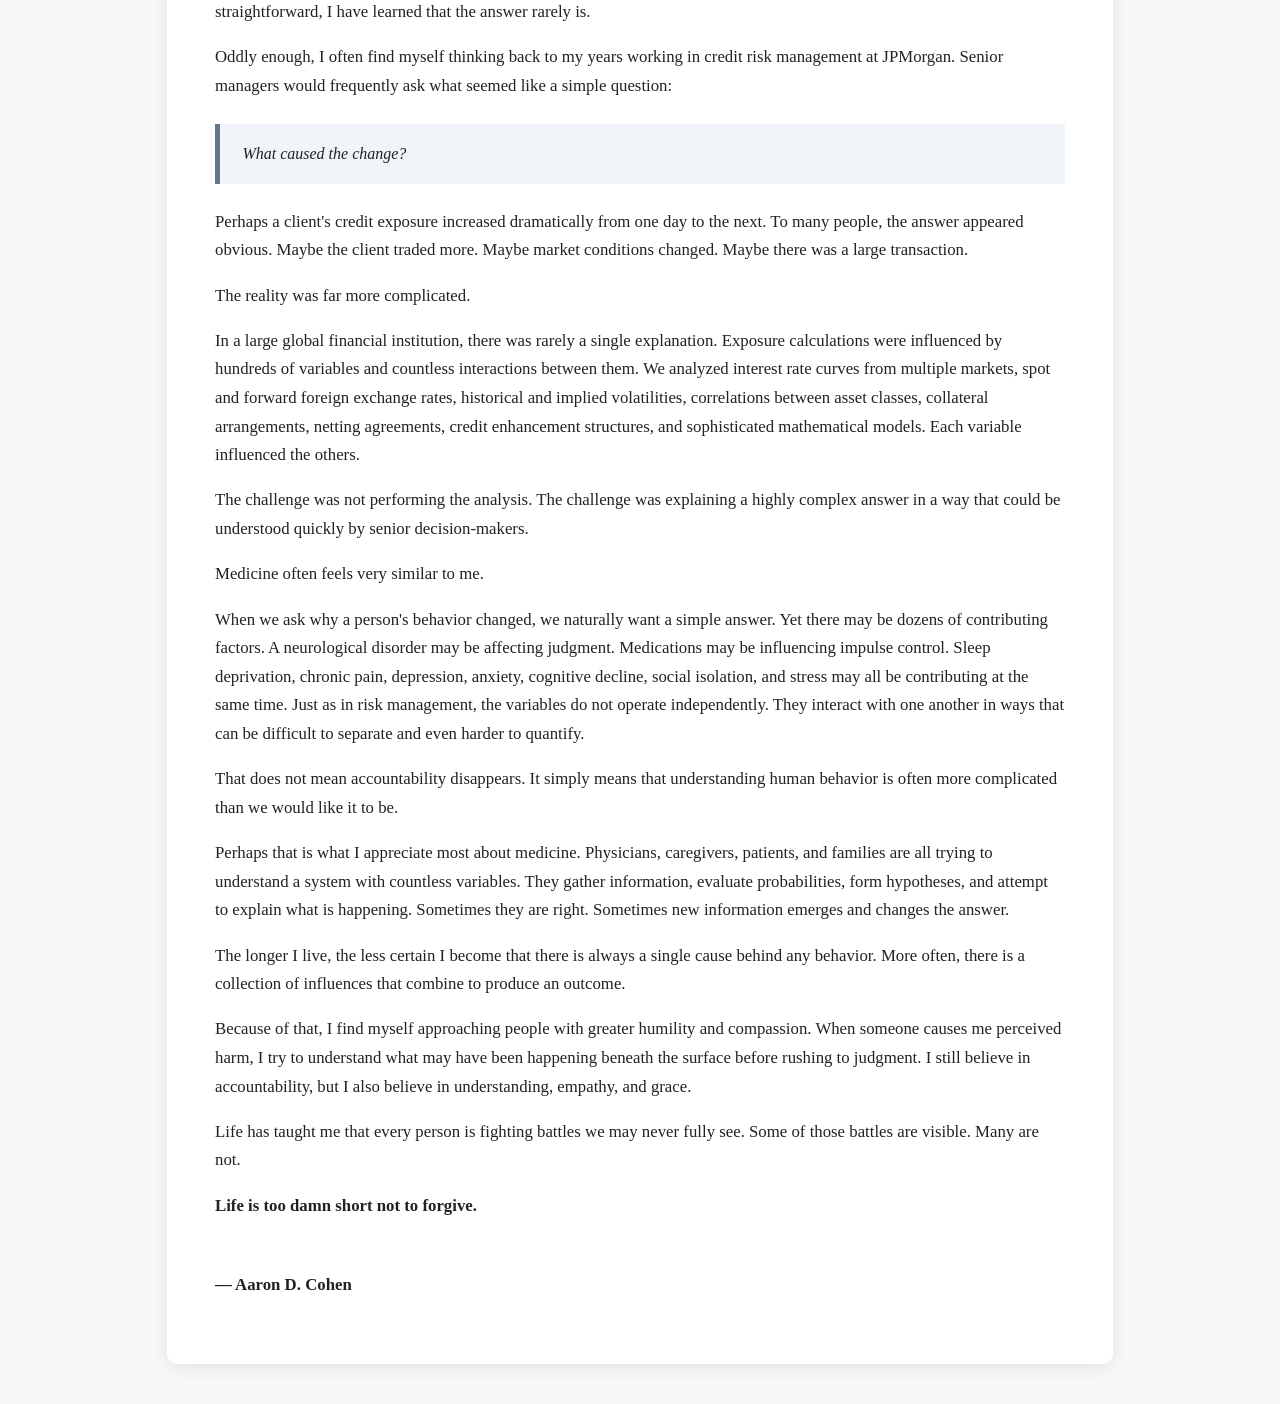
<file: blogs/accountability_illness_human_condition.html>
<!DOCTYPE html>
<html lang="en">
<head>
  <meta charset="UTF-8" />
  <meta name="viewport" content="width=device-width, initial-scale=1.0" />
  <title>Accountability, Illness, and the Human Condition</title>
  <style>
    body {
      font-family: Georgia, 'Times New Roman', serif;
      line-height: 1.7;
      color: #222;
      background: #f7f7f5;
      margin: 0;
      padding: 0;
    }
    .container {
      max-width: 850px;
      margin: 40px auto;
      background: #ffffff;
      padding: 48px;
      box-shadow: 0 4px 18px rgba(0,0,0,0.08);
      border-radius: 10px;
    }
    h1 {
      font-size: 2.2rem;
      line-height: 1.2;
      margin-bottom: 0.5em;
      color: #1f2933;
    }
    h2 {
      margin-top: 2em;
      font-size: 1.35rem;
      color: #344054;
      border-bottom: 1px solid #ddd;
      padding-bottom: 0.3em;
    }
    p {
      margin: 1em 0;
      font-size: 1.05rem;
    }
    blockquote {
      margin: 1.5em 0;
      padding: 1em 1.4em;
      background: #f1f5f9;
      border-left: 5px solid #64748b;
      font-style: italic;
    }
    ol {
      margin-left: 1.4em;
    }
    .signature {
      margin-top: 3em;
      font-weight: bold;
    }
    @media print {
      body { background: #fff; }
      .container { box-shadow: none; margin: 0; padding: 24px; }
    }
  </style>
</head>
<body>
  <main class="container">
    <h1>Accountability, Illness, and the Human Condition</h1>

    <h2>Should We Hold People Accountable When They Suffer from Legitimate Health Conditions?</h2>
    <p>One of the most difficult questions society faces is determining how much responsibility a person bears for their actions when those actions are influenced by a medical condition. We often assume that every individual acts with complete free will, fully understanding the consequences of their decisions. In reality, human behavior is far more complicated.</p>

    <p>Medical conditions can alter judgment, perception, impulse control, emotions, memory, and decision-making. In addition, the medications prescribed to treat these conditions can sometimes produce significant behavioral and psychological side effects. This creates a genuine dilemma: when a person's actions are influenced by illness or treatment, how accountable should they be?</p>

    <h2>The Assumption of Personal Responsibility</h2>
    <p>Modern society is built on the principle that individuals are responsible for their choices. Our legal systems, workplaces, schools, and personal relationships all depend on the belief that people can distinguish right from wrong and control their actions.</p>

    <p>For most situations, this assumption is reasonable. Accountability encourages responsible behavior and helps maintain social order. Without accountability, it would be difficult to establish trust, fairness, or justice.</p>

    <p>However, the assumption becomes less clear when a person's physical or mental health affects their ability to think, reason, or control their behavior.</p>

    <h2>The Influence of Medical Conditions</h2>
    <p>Many medical conditions can significantly impact behavior.</p>

    <p>Neurological disorders such as Parkinson's disease, Alzheimer's disease, dementia, traumatic brain injury, epilepsy, and multiple sclerosis can affect cognition, emotional regulation, and executive functioning.</p>

    <p>Psychiatric conditions such as severe depression, bipolar disorder, schizophrenia, and psychosis can alter a person's perception of reality and impair judgment.</p>

    <p>Even physical illnesses can influence behavior through chronic pain, sleep deprivation, hormonal imbalances, infections, or metabolic disorders.</p>

    <p>In some cases, individuals may say or do things that are completely out of character. Family members often describe these situations by saying, "That's not the person I know."</p>

    <p>The challenge lies in determining where the illness ends and personal responsibility begins.</p>

    <h2>The Role of Medications</h2>
    <p>Complicating matters further are the medications used to treat these conditions.</p>

    <p>Many medications have known side effects that can influence behavior. Some Parkinson's medications, for example, have been associated with impulse control disorders such as compulsive gambling, excessive spending, hypersexuality, and other risk-taking behaviors.</p>

    <p>Certain antidepressants, steroids, sleep medications, pain medications, and psychiatric drugs can affect mood, judgment, or emotional stability.</p>

    <p>Patients frequently take these medications in good faith, following their physicians' recommendations. Yet the treatment itself may contribute to behaviors that the patient would never have engaged in otherwise.</p>

    <p>This raises a difficult ethical question: if a medication substantially contributed to a person's actions, should they be judged the same way as someone acting without those influences?</p>

    <h2>The Legal Perspective</h2>
    <p>The legal system has long struggled with this issue.</p>

    <p>Most legal systems recognize that there are circumstances in which an individual may not be fully responsible for their actions because of mental illness or diminished capacity. This recognition gave rise to concepts such as the insanity defense, competency evaluations, and diminished responsibility.</p>

    <p>Contrary to popular belief, a successful insanity defense does not usually result in freedom. In many cases, individuals are committed to secure psychiatric facilities where they receive treatment and supervision. The goal is not to excuse harmful behavior but to recognize that punishment alone may not be appropriate when a person's ability to understand or control their actions was severely impaired.</p>

    <p>The legal system attempts to balance two important objectives:</p>
    <ol>
      <li>Protecting society.</li>
      <li>Providing appropriate treatment for individuals whose illnesses contributed to their actions.</li>
    </ol>

    <p>This balance is often imperfect, but it reflects an understanding that accountability exists on a spectrum rather than as an absolute.</p>

    <h2>Compassion Without Excusing Harm</h2>
    <p>Recognizing the influence of illness does not mean abandoning accountability altogether.</p>

    <p>A person suffering from a medical condition can still cause real harm to others. Victims may experience emotional, physical, or financial consequences regardless of the reason behind the behavior.</p>

    <p>Compassion and accountability are not mutually exclusive. It is possible to acknowledge that someone acted under the influence of illness while also recognizing the impact of their actions.</p>

    <p>In many cases, the most constructive approach focuses on treatment, rehabilitation, and prevention rather than punishment alone.</p>

    <h2>Living with Uncertainty</h2>
    <p>Perhaps the hardest part of this discussion is accepting that there are rarely simple answers.</p>

    <p>Human behavior is influenced by biology, psychology, environment, life experiences, medications, and countless other factors. We like to believe there is a clear line between choice and illness, but often that line is blurred.</p>

    <p>As our understanding of neuroscience, psychology, and medicine continues to evolve, we are learning that many behaviors once viewed purely as moral failings may have underlying biological components. At the same time, society must continue to encourage personal responsibility and protect those who may be harmed by others' actions.</p>

    <h2>A Personal Reflection</h2>
    <p>My perspective on this subject has been shaped not only by my own health challenges, but also by my work supporting others who are dealing with Parkinson's disease and other serious medical conditions. One of the questions that frequently arises is whether a patient should be held accountable for a particular behavior, decision, or action. While the question sounds straightforward, I have learned that the answer rarely is.</p>

    <p>Oddly enough, I often find myself thinking back to my years working in credit risk management at JPMorgan. Senior managers would frequently ask what seemed like a simple question:</p>

    <blockquote>What caused the change?</blockquote>

    <p>Perhaps a client's credit exposure increased dramatically from one day to the next. To many people, the answer appeared obvious. Maybe the client traded more. Maybe market conditions changed. Maybe there was a large transaction.</p>

    <p>The reality was far more complicated.</p>

    <p>In a large global financial institution, there was rarely a single explanation. Exposure calculations were influenced by hundreds of variables and countless interactions between them. We analyzed interest rate curves from multiple markets, spot and forward foreign exchange rates, historical and implied volatilities, correlations between asset classes, collateral arrangements, netting agreements, credit enhancement structures, and sophisticated mathematical models. Each variable influenced the others.</p>

    <p>The challenge was not performing the analysis. The challenge was explaining a highly complex answer in a way that could be understood quickly by senior decision-makers.</p>

    <p>Medicine often feels very similar to me.</p>

    <p>When we ask why a person's behavior changed, we naturally want a simple answer. Yet there may be dozens of contributing factors. A neurological disorder may be affecting judgment. Medications may be influencing impulse control. Sleep deprivation, chronic pain, depression, anxiety, cognitive decline, social isolation, and stress may all be contributing at the same time. Just as in risk management, the variables do not operate independently. They interact with one another in ways that can be difficult to separate and even harder to quantify.</p>

    <p>That does not mean accountability disappears. It simply means that understanding human behavior is often more complicated than we would like it to be.</p>

    <p>Perhaps that is what I appreciate most about medicine. Physicians, caregivers, patients, and families are all trying to understand a system with countless variables. They gather information, evaluate probabilities, form hypotheses, and attempt to explain what is happening. Sometimes they are right. Sometimes new information emerges and changes the answer.</p>

    <p>The longer I live, the less certain I become that there is always a single cause behind any behavior. More often, there is a collection of influences that combine to produce an outcome.</p>

    <p>Because of that, I find myself approaching people with greater humility and compassion. When someone causes me perceived harm, I try to understand what may have been happening beneath the surface before rushing to judgment. I still believe in accountability, but I also believe in understanding, empathy, and grace.</p>

    <p>Life has taught me that every person is fighting battles we may never fully see. Some of those battles are visible. Many are not.</p>

    <p><strong>Life is too damn short not to forgive.</strong></p>

    <p class="signature">— Aaron D. Cohen</p>
  </main>
</body>
</html>
</file>
<file: styles.css>
*, *::before, *::after { box-sizing: border-box; margin: 0; padding: 0; }

:root {
  --navy: #f4f0eb;
  --deep: #ede8e1;
  --sky: #2e6b9e;
  --gold: #a0722a;
  --gold-light: #c49240;
  --mist: #2c3e55;
  --white: #1a2535;
  --text: #3d4f62;
  --subtle: #7a8fa3;
}

body {
  background: var(--navy);
  color: var(--text);
  font-family: 'DM Sans', sans-serif;
  font-weight: 300;
  line-height: 1.7;
  min-height: 100vh;
  overflow-x: hidden;
}

body::before {
  content: '';
  position: fixed;
  inset: 0;
  background:
    radial-gradient(ellipse 80% 60% at 20% 10%, rgba(46,107,158,0.06) 0%, transparent 60%),
    radial-gradient(ellipse 60% 50% at 80% 80%, rgba(160,114,42,0.05) 0%, transparent 55%);
  pointer-events: none;
  z-index: 0;
}

.container {
  max-width: 960px;
  margin: 0 auto;
  padding: 0 2rem;
  position: relative;
  z-index: 1;
}

/* ─── NAV ─────────────────────────────────────────────── */

nav {
  display: flex;
  align-items: center;
  justify-content: space-between;
  padding: 1.8rem 2.5rem;
  border-bottom: 1px solid rgba(46,107,158,0.15);
  position: relative;
  z-index: 10;
}

.logo {
  font-family: 'Cormorant Garamond', serif;
  font-size: 1.4rem;
  font-weight: 400;
  letter-spacing: 0.04em;
  color: var(--white);
  text-decoration: none;
}
.logo span { color: var(--gold); }

.nav-links {
  display: flex;
  gap: 2rem;
  list-style: none;
}
.nav-links a {
  text-decoration: none;
  color: var(--subtle);
  font-size: 0.78rem;
  letter-spacing: 0.12em;
  text-transform: uppercase;
  transition: color 0.3s;
}
.nav-links a:hover,
.nav-links a.active { color: var(--sky); }

/* ─── HOME HERO ───────────────────────────────────────── */

.hero {
  padding: 6rem 2.5rem 4rem;
  display: grid;
  grid-template-columns: 1fr 1fr;
  gap: 4rem;
  align-items: center;
}

.hero-eyebrow {
  font-size: 0.72rem;
  letter-spacing: 0.22em;
  text-transform: uppercase;
  color: var(--gold);
  margin-bottom: 1.2rem;
  display: flex;
  align-items: center;
  gap: 0.8rem;
}
.hero-eyebrow::before {
  content: '';
  display: block;
  width: 2rem;
  height: 1px;
  background: var(--gold);
}

h1 {
  font-family: 'Cormorant Garamond', serif;
  font-size: clamp(2.8rem, 5vw, 4rem);
  font-weight: 300;
  line-height: 1.12;
  color: var(--white);
  margin-bottom: 1.6rem;
}
h1 em { font-style: italic; color: var(--sky); }

.hero-body {
  font-size: 1rem;
  color: var(--text);
  line-height: 1.8;
  margin-bottom: 2rem;
}

.cta-group {
  display: flex;
  gap: 1rem;
  align-items: center;
  flex-wrap: wrap;
}

/* ─── HERO VISUAL ─────────────────────────────────────── */

.hero-visual {
  position: relative;
  height: 340px;
}

.circle-outer {
  position: absolute;
  top: 50%; left: 50%;
  transform: translate(-50%, -50%);
  width: 280px; height: 280px;
  border-radius: 50%;
  border: 1px solid rgba(46,107,158,0.2);
  animation: rotate 30s linear infinite;
}
.circle-inner {
  position: absolute;
  top: 50%; left: 50%;
  transform: translate(-50%, -50%);
  width: 200px; height: 200px;
  border-radius: 50%;
  border: 1px dashed rgba(160,114,42,0.25);
  animation: rotate 15s linear infinite reverse;
}
.circle-core {
  position: absolute;
  top: 50%; left: 50%;
  transform: translate(-50%, -50%);
  width: 120px; height: 120px;
  border-radius: 50%;
  background: radial-gradient(circle, rgba(46,107,158,0.1) 0%, transparent 70%);
  border: 1px solid rgba(46,107,158,0.2);
}
.orbit-dot {
  position: absolute;
  width: 8px; height: 8px;
  border-radius: 50%;
  background: var(--gold);
  top: -4px;
  left: calc(50% - 4px);
  box-shadow: 0 0 10px rgba(160,114,42,0.4);
}
.orbit-dot-2 {
  background: var(--sky);
  width: 6px; height: 6px;
  top: auto; bottom: -3px;
  left: calc(50% - 3px);
  box-shadow: 0 0 10px rgba(46,107,158,0.4);
}
.hero-label {
  position: absolute;
  top: 50%; left: 50%;
  transform: translate(-50%, -50%);
  text-align: center;
}
.hero-label-main {
  font-family: 'Cormorant Garamond', serif;
  font-size: 1.1rem;
  color: var(--white);
  letter-spacing: 0.05em;
}
.hero-label-sub {
  font-size: 0.68rem;
  color: var(--subtle);
  letter-spacing: 0.15em;
  text-transform: uppercase;
}

/* ─── BUTTONS ─────────────────────────────────────────── */

.btn-primary {
  background: var(--gold);
  color: var(--navy);
  border: none;
  padding: 0.75rem 1.8rem;
  font-family: 'DM Sans', sans-serif;
  font-size: 0.8rem;
  font-weight: 500;
  letter-spacing: 0.1em;
  text-transform: uppercase;
  cursor: pointer;
  transition: background 0.3s, transform 0.2s;
  text-decoration: none;
  display: inline-block;
}
.btn-primary:hover { background: var(--gold-light); transform: translateY(-1px); }

.btn-secondary {
  color: var(--sky);
  font-size: 0.8rem;
  letter-spacing: 0.08em;
  text-decoration: none;
  border-bottom: 1px solid rgba(168,196,224,0.3);
  padding-bottom: 2px;
  transition: border-color 0.3s, color 0.3s;
}
.btn-secondary:hover { color: var(--white); border-color: var(--white); }

/* ─── SHARED TYPOGRAPHY ───────────────────────────────── */

.divider {
  border: none;
  border-top: 1px solid rgba(46,107,158,0.12);
  margin: 0 2.5rem;
}

.section-label {
  font-size: 0.68rem;
  letter-spacing: 0.2em;
  text-transform: uppercase;
  color: var(--gold);
  margin-bottom: 1.5rem;
}

.section-title {
  font-family: 'Cormorant Garamond', serif;
  font-size: 1.8rem;
  font-weight: 300;
  color: var(--white);
}

.section-header {
  display: flex;
  align-items: baseline;
  justify-content: space-between;
  margin-bottom: 2.5rem;
}

.tag {
  font-size: 0.7rem;
  letter-spacing: 0.1em;
  text-transform: uppercase;
  padding: 0.3rem 0.8rem;
  border: 1px solid rgba(46,107,158,0.2);
  color: var(--sky);
}

.badge-dev {
  display: inline-block;
  font-size: 0.58rem;
  letter-spacing: 0.12em;
  text-transform: uppercase;
  color: var(--sky);
  border: 1px solid rgba(46,107,158,0.3);
  padding: 0.18rem 0.5rem;
  margin-top: 0.8rem;
}

/* ─── MISSION ─────────────────────────────────────────── */

.mission {
  padding: 4rem 2.5rem;
}
.mission-text {
  font-family: 'Cormorant Garamond', serif;
  font-size: clamp(1.3rem, 2.5vw, 1.7rem);
  font-weight: 300;
  line-height: 1.6;
  color: var(--mist);
  max-width: 780px;
}
.mission-text strong { color: var(--white); font-weight: 600; }

/* ─── APPS GRID ───────────────────────────────────────── */

.apps-section { padding: 4rem 2.5rem; }

.apps-grid {
  display: grid;
  grid-template-columns: repeat(3, 1fr);
  gap: 1.5px;
  background: rgba(46,107,158,0.1);
  border: 1px solid rgba(46,107,158,0.1);
}
.app-card {
  background: var(--deep);
  padding: 2rem;
  transition: background 0.3s;
  position: relative;
  overflow: hidden;
  text-decoration: none;
  display: block;
  color: inherit;
}
.app-card::after {
  content: '';
  position: absolute;
  bottom: 0; left: 0; right: 0;
  height: 2px;
  background: var(--gold);
  transform: scaleX(0);
  transform-origin: left;
  transition: transform 0.4s;
}
.app-card:hover { background: rgba(255,252,248,0.95); }
.app-card:hover::after { transform: scaleX(1); }

.app-tag {
  display: inline-block;
  font-size: 0.6rem;
  letter-spacing: 0.15em;
  text-transform: uppercase;
  color: var(--gold);
  background: rgba(160,114,42,0.1);
  padding: 0.2rem 0.5rem;
  margin-bottom: 0.8rem;
}
.app-name {
  font-family: 'Cormorant Garamond', serif;
  font-size: 1.2rem;
  color: var(--white);
  margin-bottom: 0.6rem;
}
.app-desc {
  font-size: 0.82rem;
  color: var(--subtle);
  line-height: 1.65;
}

/* ─── PILLARS ─────────────────────────────────────────── */

.pillars {
  padding: 4rem 2.5rem;
  display: grid;
  grid-template-columns: 1fr 1fr;
  gap: 3rem;
  align-items: start;
}
.pillar-text p {
  font-size: 0.9rem;
  line-height: 1.8;
  color: var(--text);
  margin-bottom: 1rem;
}
.pillar-list { list-style: none; }
.pillar-list li {
  padding: 1rem 0;
  border-top: 1px solid rgba(46,107,158,0.1);
  font-size: 0.85rem;
  color: var(--subtle);
  display: flex;
  align-items: flex-start;
  gap: 1rem;
}
.pillar-list li:last-child { border-bottom: 1px solid rgba(46,107,158,0.1); }
.pillar-list li::before { content: '→'; color: var(--gold); flex-shrink: 0; }
.pillar-list strong { color: var(--mist); display: block; margin-bottom: 0.2rem; }

/* ─── CONTRIBUTE BLOCK ────────────────────────────────── */

.contribute {
  margin: 0 2.5rem 4rem;
  border: 1px solid rgba(46,107,158,0.15);
  padding: 3rem;
  background: rgba(237,232,225,0.7);
  position: relative;
  overflow: hidden;
}
.contribute::before {
  content: '';
  position: absolute;
  top: 0; left: 0;
  width: 3px; height: 100%;
  background: linear-gradient(to bottom, var(--gold), transparent);
}
.contribute-title {
  font-family: 'Cormorant Garamond', serif;
  font-size: 1.6rem;
  font-weight: 300;
  color: var(--white);
  margin-bottom: 1rem;
}
.contribute-body {
  font-size: 0.88rem;
  color: var(--text);
  line-height: 1.8;
  max-width: 620px;
  margin-bottom: 1.8rem;
}
.contribute-items {
  display: flex;
  flex-wrap: wrap;
  gap: 0.6rem;
  margin-bottom: 2rem;
}

/* ─── VIDEO SECTION ───────────────────────────────────── */

.video-section { padding: 4rem 2.5rem; }

.video-grid {
  display: grid;
  grid-template-columns: repeat(3, 1fr);
  gap: 1.2rem;
  margin-top: 2rem;
}
.video-card {
  background: var(--deep);
  border: 1px solid rgba(46,107,158,0.12);
  overflow: hidden;
  transition: transform 0.3s, box-shadow 0.3s;
  cursor: pointer;
}
.video-card:hover {
  transform: translateY(-3px);
  box-shadow: 0 8px 24px rgba(46,107,158,0.1);
}
.video-thumb {
  width: 100%;
  aspect-ratio: 16/9;
  background: linear-gradient(135deg, rgba(46,107,158,0.15) 0%, rgba(160,114,42,0.08) 100%);
  display: flex;
  align-items: center;
  justify-content: center;
  position: relative;
  overflow: hidden;
}
.video-thumb img {
  position: absolute;
  inset: 0;
  width: 100%;
  height: 100%;
  object-fit: cover;
  display: block;
}
.video-thumb::before {
  content: '';
  position: absolute;
  inset: 0;
  background: linear-gradient(to bottom, transparent 60%, rgba(237,232,225,0.3) 100%);
}
.play-btn {
  width: 44px; height: 44px;
  border-radius: 50%;
  background: rgba(160,114,42,0.9);
  display: flex;
  align-items: center;
  justify-content: center;
  position: relative;
  z-index: 1;
  transition: background 0.3s, transform 0.2s;
}
.video-card:hover .play-btn { background: var(--gold); transform: scale(1.1); }
.play-btn::after {
  content: '';
  display: block;
  width: 0; height: 0;
  border-style: solid;
  border-width: 7px 0 7px 13px;
  border-color: transparent transparent transparent #fff;
  margin-left: 3px;
}
.video-category {
  font-size: 0.58rem;
  letter-spacing: 0.15em;
  text-transform: uppercase;
  color: var(--gold);
  background: rgba(160,114,42,0.08);
  display: inline-block;
  padding: 0.15rem 0.45rem;
  margin-bottom: 0.5rem;
}
.video-info { padding: 1.1rem; }
.video-title {
  font-family: 'Cormorant Garamond', serif;
  font-size: 1rem;
  color: var(--white);
  line-height: 1.35;
  margin-bottom: 0.4rem;
}
.video-meta { font-size: 0.72rem; color: var(--subtle); }

.video-cta-row {
  display: flex;
  justify-content: space-between;
  align-items: center;
  margin-top: 2rem;
  padding-top: 1.5rem;
  border-top: 1px solid rgba(46,107,158,0.1);
}
.video-cta-note {
  font-size: 0.8rem;
  color: var(--subtle);
  max-width: 460px;
  line-height: 1.65;
}

/* ─── NONPROFIT ───────────────────────────────────────── */

.nonprofit {
  padding: 4rem 2.5rem;
  display: grid;
  grid-template-columns: 1fr 1fr;
  gap: 4rem;
  align-items: start;
}
.nonprofit-left h2 {
  font-family: 'Cormorant Garamond', serif;
  font-size: 1.8rem;
  font-weight: 300;
  color: var(--white);
  margin-bottom: 1.2rem;
  line-height: 1.25;
}
.nonprofit-left p {
  font-size: 0.88rem;
  color: var(--text);
  line-height: 1.85;
  margin-bottom: 0.9rem;
}
.board-block {
  background: rgba(237,232,225,0.8);
  border: 1px solid rgba(46,107,158,0.12);
  padding: 2rem;
}
.board-block-label {
  font-size: 0.62rem;
  letter-spacing: 0.2em;
  text-transform: uppercase;
  color: var(--gold);
  margin-bottom: 1.2rem;
}
.board-roles { list-style: none; }
.board-roles li {
  padding: 0.85rem 0;
  border-top: 1px solid rgba(46,107,158,0.08);
  font-size: 0.82rem;
  color: var(--subtle);
  display: flex;
  align-items: flex-start;
  gap: 0.8rem;
}
.board-roles li:last-child { border-bottom: 1px solid rgba(46,107,158,0.08); }
.board-roles li .role-icon { color: var(--gold); flex-shrink: 0; font-size: 0.9rem; }
.board-roles strong { color: var(--mist); display: block; font-size: 0.78rem; margin-bottom: 0.15rem; }

/* ─── VOLUNTEER ───────────────────────────────────────── */

.volunteer {
  margin: 0 2.5rem 1.5rem;
  background: linear-gradient(135deg, rgba(46,107,158,0.06) 0%, rgba(160,114,42,0.04) 100%);
  border: 1px solid rgba(46,107,158,0.15);
  padding: 3rem;
  position: relative;
  overflow: hidden;
}
.volunteer::before {
  content: '';
  position: absolute;
  top: 0; right: 0;
  width: 200px; height: 200px;
  background: radial-gradient(circle, rgba(160,114,42,0.06) 0%, transparent 70%);
  pointer-events: none;
}
.volunteer-inner {
  display: grid;
  grid-template-columns: 1fr auto;
  gap: 3rem;
  align-items: center;
}
.volunteer-title {
  font-family: 'Cormorant Garamond', serif;
  font-size: 1.6rem;
  font-weight: 300;
  color: var(--white);
  margin-bottom: 0.8rem;
}
.volunteer-body {
  font-size: 0.88rem;
  color: var(--text);
  line-height: 1.8;
  margin-bottom: 1.2rem;
  max-width: 520px;
}
.volunteer-tags { display: flex; flex-wrap: wrap; gap: 0.5rem; }
.volunteer-cta { text-align: center; flex-shrink: 0; }
.volunteer-cta .email-link {
  display: block;
  font-size: 0.75rem;
  color: var(--sky);
  text-decoration: none;
  letter-spacing: 0.04em;
  margin-top: 0.8rem;
  border-bottom: 1px solid rgba(46,107,158,0.3);
  padding-bottom: 2px;
  transition: color 0.3s;
  word-break: break-all;
}
.volunteer-cta .email-link:hover { color: var(--white); }
.caregiver-note {
  font-size: 0.7rem;
  color: var(--subtle);
  margin-top: 0.5rem;
  font-style: italic;
  text-align: center;
}

/* ─── PLATFORM STATUS ─────────────────────────────────── */

.platform-status {
  background: var(--deep);
  border-top: 1px solid rgba(46,107,158,0.15);
  border-bottom: 1px solid rgba(46,107,158,0.15);
  padding: 3rem 2.5rem;
  position: relative;
  z-index: 1;
}
.platform-status-inner { max-width: 960px; margin: 0 auto; }
.platform-status-header {
  display: flex;
  align-items: center;
  justify-content: space-between;
  margin-bottom: 2rem;
  flex-wrap: wrap;
  gap: 1rem;
}
.platform-status-title {
  font-family: 'Cormorant Garamond', serif;
  font-size: 1.4rem;
  font-weight: 300;
  color: var(--white);
  display: flex;
  align-items: center;
  gap: 0.8rem;
}
.overall-status-pill {
  display: inline-flex;
  align-items: center;
  gap: 0.5rem;
  font-size: 0.68rem;
  letter-spacing: 0.12em;
  text-transform: uppercase;
  color: #2e8b57;
  background: rgba(46,139,87,0.1);
  border: 1px solid rgba(46,139,87,0.25);
  padding: 0.3rem 0.9rem;
  border-radius: 2px;
}
.overall-status-pill .pulse {
  width: 7px; height: 7px;
  border-radius: 50%;
  background: #3ecf6e;
  box-shadow: 0 0 0 0 rgba(62,207,110,0.5);
  animation: pulse 2s infinite;
  flex-shrink: 0;
}
.status-grid {
  display: grid;
  grid-template-columns: repeat(4, 1fr);
  gap: 1px;
  background: rgba(46,107,158,0.1);
  border: 1px solid rgba(46,107,158,0.1);
  margin-bottom: 1.5rem;
}
.status-card {
  background: var(--navy);
  padding: 1.4rem 1.5rem;
  display: flex;
  flex-direction: column;
  gap: 0.5rem;
}
.status-card-top {
  display: flex;
  align-items: center;
  justify-content: space-between;
}
.status-card-label {
  font-size: 0.65rem;
  letter-spacing: 0.14em;
  text-transform: uppercase;
  color: var(--subtle);
}
.status-indicator {
  display: flex;
  align-items: center;
  gap: 0.35rem;
  font-size: 0.62rem;
  letter-spacing: 0.08em;
  text-transform: uppercase;
}
.status-indicator.green { color: #3ecf6e; }
.status-indicator.blue  { color: var(--sky); }
.status-indicator.gold  { color: var(--gold); }
.status-dot { width: 6px; height: 6px; border-radius: 50%; flex-shrink: 0; }
.status-dot.green { background: #3ecf6e; box-shadow: 0 0 6px rgba(62,207,110,0.6); }
.status-dot.blue  { background: var(--sky); box-shadow: 0 0 6px rgba(46,107,158,0.5); }
.status-dot.gold  { background: var(--gold); box-shadow: 0 0 6px rgba(160,114,42,0.4); }
.status-card-value {
  font-family: 'Cormorant Garamond', serif;
  font-size: 1.3rem;
  font-weight: 400;
  color: var(--white);
  line-height: 1.1;
}
.status-card-sub { font-size: 0.7rem; color: var(--subtle); }
.status-infra-row {
  display: flex;
  gap: 2rem;
  flex-wrap: wrap;
  align-items: center;
  padding-top: 1rem;
  border-top: 1px solid rgba(46,107,158,0.1);
}
.status-infra-item {
  display: flex;
  align-items: center;
  gap: 0.5rem;
  font-size: 0.72rem;
  color: var(--subtle);
  letter-spacing: 0.04em;
}
.status-infra-item svg { opacity: 0.5; flex-shrink: 0; }

/* ─── ADC SECTION ─────────────────────────────────────── */

.adc-section {
  border-top: 1px solid rgba(46,107,158,0.12);
  padding: 4rem 2.5rem;
  position: relative;
  z-index: 1;
  max-width: 960px;
  margin: 0 auto;
}
.adc-header-row {
  display: flex;
  justify-content: space-between;
  align-items: flex-start;
  flex-wrap: wrap;
  gap: 2rem;
  margin-bottom: 2.5rem;
}
.adc-org-name {
  font-family: 'Cormorant Garamond', serif;
  font-size: 1.6rem;
  font-weight: 400;
  color: var(--white);
}
.adc-org-name a {
  color: var(--white);
  text-decoration: none;
  border-bottom: 1px solid rgba(160,114,42,0.4);
  padding-bottom: 2px;
}
.adc-tags-row { display: flex; flex-wrap: wrap; gap: 0.5rem; align-self: flex-end; }
.adc-grid {
  display: grid;
  grid-template-columns: 1fr 1fr 1fr;
  gap: 1.5px;
  background: rgba(46,107,158,0.1);
  border: 1px solid rgba(46,107,158,0.1);
  margin-bottom: 2.5rem;
}
.adc-card { background: var(--deep); padding: 2rem; position: relative; overflow: hidden; }
.adc-card-label {
  font-size: 0.62rem;
  letter-spacing: 0.18em;
  text-transform: uppercase;
  color: var(--gold);
  margin-bottom: 0.9rem;
}
.adc-card p { font-size: 0.83rem; color: var(--subtle); line-height: 1.8; }
.adc-card-accent::before {
  content: '';
  position: absolute;
  top: 0; right: 0;
  width: 3px; height: 100%;
  background: linear-gradient(to bottom, var(--gold), transparent);
}
.founder-block {
  border: 1px solid rgba(46,107,158,0.15);
  background: rgba(237,232,225,0.6);
  padding: 2.5rem;
  display: grid;
  grid-template-columns: auto 1fr;
  gap: 2.5rem;
  align-items: start;
}
.founder-avatar-wrap { text-align: center; flex-shrink: 0; }
.founder-avatar {
  width: 64px; height: 64px;
  border-radius: 50%;
  border: 1px solid rgba(160,114,42,0.35);
  background: radial-gradient(circle, rgba(160,114,42,0.1) 0%, transparent 70%);
  display: flex;
  align-items: center;
  justify-content: center;
  margin: 0 auto 0.7rem;
}
.founder-avatar span { font-family: 'Cormorant Garamond', serif; font-size: 1.6rem; color: var(--gold); }
.founder-role { font-size: 0.6rem; letter-spacing: 0.15em; text-transform: uppercase; color: var(--subtle); white-space: nowrap; }
.founder-years { font-size: 0.6rem; letter-spacing: 0.1em; text-transform: uppercase; color: rgba(160,114,42,0.7); margin-top: 0.3rem; white-space: nowrap; }
.founder-note-label { font-size: 0.62rem; letter-spacing: 0.18em; text-transform: uppercase; color: var(--gold); margin-bottom: 0.8rem; }
.founder-quote {
  font-family: 'Cormorant Garamond', serif;
  font-size: 1.15rem;
  font-weight: 300;
  color: var(--mist);
  line-height: 1.7;
  margin-bottom: 0.9rem;
}
.founder-body { font-size: 0.83rem; color: var(--subtle); line-height: 1.8; }

/* ─── FOOTER ──────────────────────────────────────────── */

footer {
  border-top: 1px solid rgba(46,107,158,0.12);
  padding: 2rem 2.5rem;
  display: flex;
  justify-content: space-between;
  align-items: center;
}
.footer-col { display: flex; flex-direction: column; gap: 0.4rem; }
.footer-note { font-size: 0.72rem; color: var(--subtle); }
.footer-note a { color: var(--sky); text-decoration: none; border-bottom: 1px solid rgba(46,107,158,0.3); }
.footer-badge {
  font-size: 0.68rem;
  color: var(--subtle);
  border: 1px solid rgba(46,107,158,0.2);
  padding: 0.3rem 0.8rem;
  letter-spacing: 0.1em;
  text-transform: uppercase;
}

/* ─── INNER PAGE HERO ─────────────────────────────────── */

.page-hero {
  padding: 4rem 2.5rem 3rem;
  border-bottom: 1px solid rgba(46,107,158,0.12);
  animation: fadeUp 0.6s ease forwards;
}
.page-eyebrow {
  font-size: 0.72rem;
  letter-spacing: 0.22em;
  text-transform: uppercase;
  color: var(--gold);
  margin-bottom: 1rem;
  display: flex;
  align-items: center;
  gap: 0.8rem;
}
.page-eyebrow::before {
  content: '';
  display: block;
  width: 2rem;
  height: 1px;
  background: var(--gold);
}
.page-hero h1 { font-size: clamp(2rem, 4vw, 3rem); margin-bottom: 1rem; }
.page-body {
  font-size: 1rem;
  color: var(--text);
  line-height: 1.8;
  max-width: 620px;
}

/* ─── CONTENT SECTIONS ────────────────────────────────── */

.content-section { padding: 4rem 2.5rem; }

.info-grid {
  display: grid;
  grid-template-columns: repeat(3, 1fr);
  gap: 1.5px;
  background: rgba(46,107,158,0.1);
  border: 1px solid rgba(46,107,158,0.1);
}
.info-card { background: var(--deep); padding: 2rem; }
.info-card-label {
  font-size: 0.62rem;
  letter-spacing: 0.18em;
  text-transform: uppercase;
  color: var(--gold);
  margin-bottom: 0.9rem;
}
.info-card h3 {
  font-family: 'Cormorant Garamond', serif;
  font-size: 1.2rem;
  color: var(--white);
  margin-bottom: 0.6rem;
  font-weight: 300;
}
.info-card p { font-size: 0.83rem; color: var(--subtle); line-height: 1.8; }

/* ─── RESOURCE CARDS ──────────────────────────────────── */

.resource-grid {
  display: grid;
  gap: 1px;
  background: rgba(46,107,158,0.1);
  border: 1px solid rgba(46,107,158,0.1);
}
.resource-card {
  background: var(--deep);
  padding: 1.8rem 2rem;
  display: grid;
  grid-template-columns: 1fr auto;
  gap: 1rem;
  align-items: center;
  transition: background 0.3s;
}
.resource-card:hover { background: rgba(255,252,248,0.9); }
.resource-card-tag {
  font-size: 0.58rem;
  letter-spacing: 0.15em;
  text-transform: uppercase;
  color: var(--gold);
  background: rgba(160,114,42,0.08);
  display: inline-block;
  padding: 0.15rem 0.45rem;
  margin-bottom: 0.5rem;
}
.resource-card h3 {
  font-family: 'Cormorant Garamond', serif;
  font-size: 1.1rem;
  color: var(--white);
  margin-bottom: 0.35rem;
  font-weight: 300;
}
.resource-card h3 a {
  color: inherit;
  text-decoration: none;
  border-bottom: 1px solid rgba(46,107,158,0.3);
  transition: color 0.2s, border-color 0.2s;
}
.resource-card h3 a:hover {
  color: var(--sky);
  border-color: var(--sky);
}
.resource-card p { font-size: 0.8rem; color: var(--subtle); line-height: 1.65; }
.resource-card-link {
  color: var(--sky);
  font-size: 0.75rem;
  text-decoration: none;
  letter-spacing: 0.06em;
  border-bottom: 1px solid rgba(46,107,158,0.3);
  padding-bottom: 2px;
  white-space: nowrap;
  flex-shrink: 0;
  transition: color 0.3s;
}
.resource-card-link:hover { color: var(--white); }

/* ─── RESEARCH CARDS ──────────────────────────────────── */

.research-list { display: grid; gap: 1.5px; background: rgba(46,107,158,0.1); border: 1px solid rgba(46,107,158,0.1); }
.research-card {
  background: var(--deep);
  padding: 2rem;
  transition: background 0.3s;
}
.research-card:hover { background: rgba(255,252,248,0.9); }
.research-meta {
  display: flex;
  gap: 1rem;
  align-items: center;
  flex-wrap: wrap;
  margin-bottom: 0.8rem;
}
.research-tag {
  font-size: 0.58rem;
  letter-spacing: 0.15em;
  text-transform: uppercase;
  color: var(--gold);
  background: rgba(160,114,42,0.08);
  padding: 0.15rem 0.45rem;
}
.research-year { font-size: 0.72rem; color: var(--subtle); }
.research-journal { font-size: 0.72rem; color: var(--sky); }
.research-card h3 {
  font-family: 'Cormorant Garamond', serif;
  font-size: 1.1rem;
  color: var(--white);
  margin-bottom: 0.5rem;
  font-weight: 300;
  line-height: 1.35;
}
.research-card p { font-size: 0.8rem; color: var(--subtle); line-height: 1.7; }
.research-authors { font-size: 0.72rem; color: var(--subtle); font-style: italic; margin-top: 0.5rem; }

/* ─── FILTER BAR ──────────────────────────────────────── */

.filter-bar { display: flex; gap: 0.5rem; flex-wrap: wrap; margin-bottom: 2rem; }
.filter-btn {
  font-size: 0.68rem;
  letter-spacing: 0.1em;
  text-transform: uppercase;
  padding: 0.35rem 0.9rem;
  border: 1px solid rgba(46,107,158,0.2);
  color: var(--subtle);
  background: transparent;
  cursor: pointer;
  transition: all 0.2s;
  font-family: 'DM Sans', sans-serif;
}
.filter-btn:hover,
.filter-btn.active { color: var(--sky); border-color: var(--sky); background: rgba(46,107,158,0.06); }

/* ─── DIET PRINCIPLES ─────────────────────────────────── */

.principle-grid {
  display: grid;
  grid-template-columns: 1fr 1fr;
  gap: 1.5px;
  background: rgba(46,107,158,0.1);
  border: 1px solid rgba(46,107,158,0.1);
  margin-bottom: 3rem;
}
.principle-card {
  background: var(--deep);
  padding: 2rem;
  position: relative;
  overflow: hidden;
}
.principle-card::before {
  content: '';
  position: absolute;
  top: 0; left: 0;
  width: 3px; height: 100%;
  background: linear-gradient(to bottom, var(--gold), transparent);
}
.principle-number {
  font-family: 'Cormorant Garamond', serif;
  font-size: 2.5rem;
  font-weight: 300;
  color: rgba(160,114,42,0.2);
  line-height: 1;
  margin-bottom: 0.5rem;
}
.principle-title {
  font-family: 'Cormorant Garamond', serif;
  font-size: 1.2rem;
  color: var(--white);
  margin-bottom: 0.5rem;
  font-weight: 300;
}
.principle-body { font-size: 0.82rem; color: var(--subtle); line-height: 1.75; }
.principle-evidence {
  font-size: 0.65rem;
  letter-spacing: 0.12em;
  text-transform: uppercase;
  color: var(--gold);
  margin-top: 0.8rem;
  display: flex;
  align-items: center;
  gap: 0.4rem;
}
.principle-evidence::before {
  content: '';
  display: block;
  width: 1rem;
  height: 1px;
  background: var(--gold);
}

/* ─── FOOD TABLES ─────────────────────────────────────── */

.food-tables { display: grid; grid-template-columns: 1fr 1fr; gap: 1.5rem; margin-bottom: 3rem; }
.food-table {
  background: rgba(237,232,225,0.8);
  border: 1px solid rgba(46,107,158,0.12);
  padding: 2rem;
}
.food-table-header {
  display: flex;
  align-items: baseline;
  justify-content: space-between;
  margin-bottom: 1.2rem;
}
.food-table-title {
  font-family: 'Cormorant Garamond', serif;
  font-size: 1.1rem;
  color: var(--white);
  font-weight: 300;
}
.food-table-badge {
  font-size: 0.6rem;
  letter-spacing: 0.12em;
  text-transform: uppercase;
  padding: 0.2rem 0.6rem;
  border: 1px solid;
}
.food-table-badge.positive { color: #2e8b57; border-color: rgba(46,139,87,0.3); background: rgba(46,139,87,0.06); }
.food-table-badge.caution  { color: var(--gold); border-color: rgba(160,114,42,0.3); background: rgba(160,114,42,0.06); }
.food-list { list-style: none; }
.food-list li {
  font-size: 0.82rem;
  color: var(--subtle);
  padding: 0.45rem 0;
  border-top: 1px solid rgba(46,107,158,0.08);
  display: flex;
  align-items: flex-start;
  gap: 0.6rem;
}
.food-list li:first-child { border-top: none; }
.food-list li.positive::before { content: '✓'; color: #2e8b57; flex-shrink: 0; font-weight: 500; }
.food-list li.caution::before  { content: '→'; color: var(--gold); flex-shrink: 0; }

/* ─── PARKY ROADMAP ───────────────────────────────────── */

.roadmap { position: relative; padding-left: 2rem; }
.roadmap::before {
  content: '';
  position: absolute;
  left: 0; top: 8px;
  width: 1px;
  height: calc(100% - 16px);
  background: rgba(46,107,158,0.2);
}
.roadmap-item { position: relative; padding-bottom: 2.5rem; }
.roadmap-item:last-child { padding-bottom: 0; }
.roadmap-dot {
  position: absolute;
  left: -2.4rem; top: 4px;
  width: 10px; height: 10px;
  border-radius: 50%;
  border: 1px solid rgba(46,107,158,0.4);
  background: var(--navy);
}
.roadmap-dot.complete { background: var(--gold); border-color: var(--gold); box-shadow: 0 0 8px rgba(160,114,42,0.4); }
.roadmap-dot.active   { background: var(--sky); border-color: var(--sky); box-shadow: 0 0 8px rgba(46,107,158,0.4); }
.roadmap-phase { font-size: 0.62rem; letter-spacing: 0.18em; text-transform: uppercase; color: var(--gold); margin-bottom: 0.3rem; }
.roadmap-title { font-family: 'Cormorant Garamond', serif; font-size: 1.1rem; color: var(--white); margin-bottom: 0.4rem; font-weight: 300; }
.roadmap-body { font-size: 0.8rem; color: var(--subtle); line-height: 1.7; }

/* ─── CONTACT FORM ────────────────────────────────────── */

/* ─── FINANCIAL SUPPORT ───────────────────────────────── */

.support-intro {
  max-width: 680px;
  margin-bottom: 2rem;
  color: var(--text);
  font-size: 0.9rem;
  line-height: 1.85;
}
.payment-grid {
  display: grid;
  grid-template-columns: repeat(2, minmax(0, 1fr));
  gap: 1.25rem;
  max-width: 820px;
}
.payment-card {
  border: 1px solid rgba(46,107,158,0.2);
  background: rgba(237,232,225,0.7);
  padding: 1.75rem;
}
.payment-card-label {
  margin-bottom: 0.7rem;
  color: var(--gold);
  font-size: 0.62rem;
  letter-spacing: 0.18em;
  text-transform: uppercase;
}
.payment-card h3 {
  margin-bottom: 0.35rem;
  color: var(--white);
  font-family: 'Cormorant Garamond', serif;
  font-size: 1.35rem;
  font-weight: 500;
}
.payment-address {
  margin-bottom: 1.25rem;
  color: var(--text);
  font-size: 0.85rem;
  overflow-wrap: anywhere;
}
.payment-button {
  display: inline-block;
}
.payment-disclosure {
  max-width: 820px;
  margin-top: 1.25rem;
  color: var(--subtle);
  font-size: 0.72rem;
  line-height: 1.65;
}

@media (max-width: 680px) {
  .payment-grid { grid-template-columns: 1fr; }
}

/* ─── CONTACT FORM ────────────────────────────────────── */

.contact-grid { display: grid; grid-template-columns: 1fr 1fr; gap: 3rem; align-items: start; }
.form-group { margin-bottom: 1.2rem; }
.form-label {
  display: block;
  font-size: 0.68rem;
  letter-spacing: 0.15em;
  text-transform: uppercase;
  color: var(--subtle);
  margin-bottom: 0.5rem;
}
.form-input,
.form-textarea,
.form-select {
  width: 100%;
  background: rgba(237,232,225,0.8);
  border: 1px solid rgba(46,107,158,0.2);
  padding: 0.7rem 1rem;
  font-family: 'DM Sans', sans-serif;
  font-size: 0.85rem;
  color: var(--white);
  outline: none;
  transition: border-color 0.3s;
  -webkit-appearance: none;
}
.form-input:focus,
.form-textarea:focus,
.form-select:focus { border-color: rgba(46,107,158,0.5); }
.form-input::placeholder,
.form-textarea::placeholder { color: var(--subtle); font-weight: 300; }
.form-textarea { min-height: 120px; resize: vertical; }
.form-select { cursor: pointer; }

/* ─── HIGHLIGHT BLOCK ─────────────────────────────────── */

.highlight-block {
  background: rgba(237,232,225,0.7);
  border: 1px solid rgba(46,107,158,0.15);
  border-left: 3px solid var(--gold);
  padding: 2rem 2.5rem;
  margin-bottom: 2rem;
}
.highlight-block p {
  font-family: 'Cormorant Garamond', serif;
  font-size: 1.1rem;
  font-weight: 300;
  color: var(--mist);
  line-height: 1.7;
}
.highlight-block strong { color: var(--white); font-weight: 600; }

/* ─── ANIMATIONS ──────────────────────────────────────── */

@keyframes rotate {
  from { transform: translate(-50%, -50%) rotate(0deg); }
  to   { transform: translate(-50%, -50%) rotate(360deg); }
}
@keyframes pulse {
  0%   { box-shadow: 0 0 0 0 rgba(62,207,110,0.5); }
  70%  { box-shadow: 0 0 0 6px rgba(62,207,110,0); }
  100% { box-shadow: 0 0 0 0 rgba(62,207,110,0); }
}
@keyframes fadeUp {
  from { opacity: 0; transform: translateY(20px); }
  to   { opacity: 1; transform: translateY(0); }
}
.hero-left  { animation: fadeUp 0.8s ease forwards; }
.hero-visual { animation: fadeUp 1s ease 0.2s both; }
</file>
